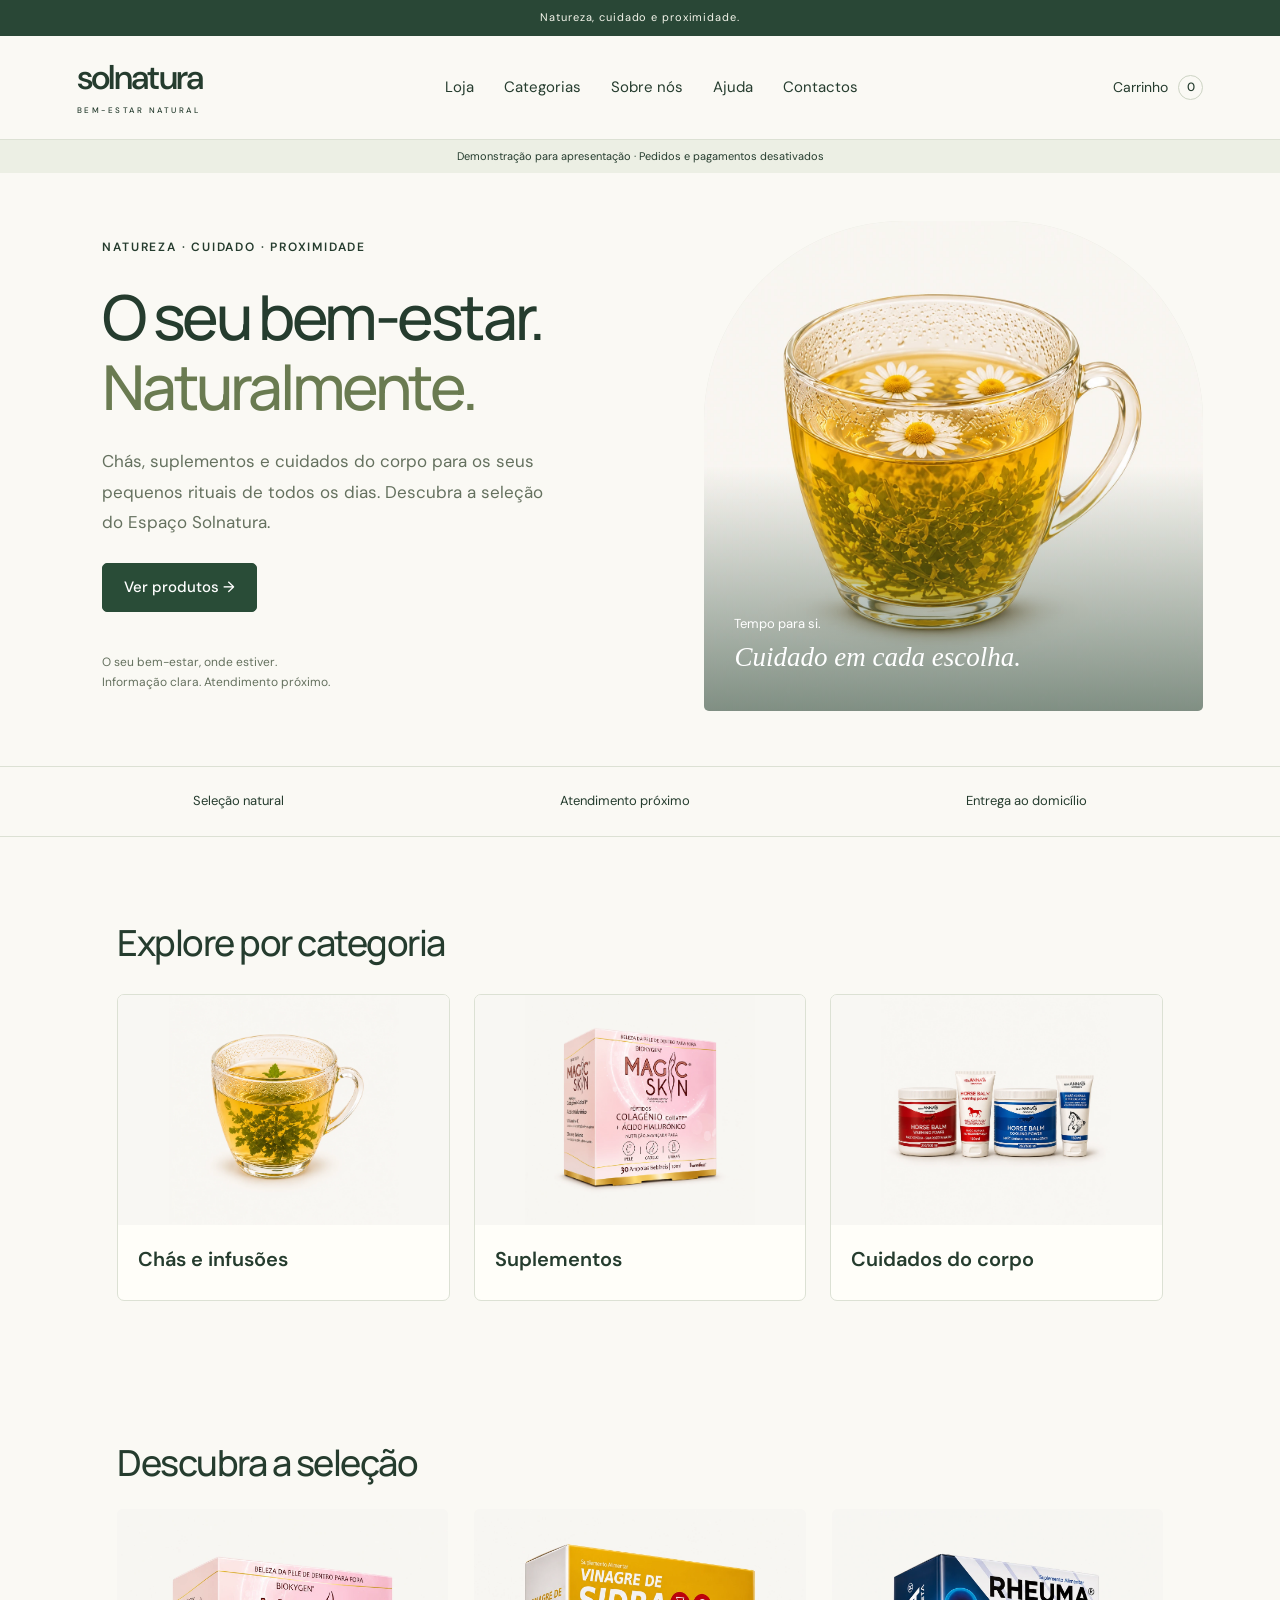
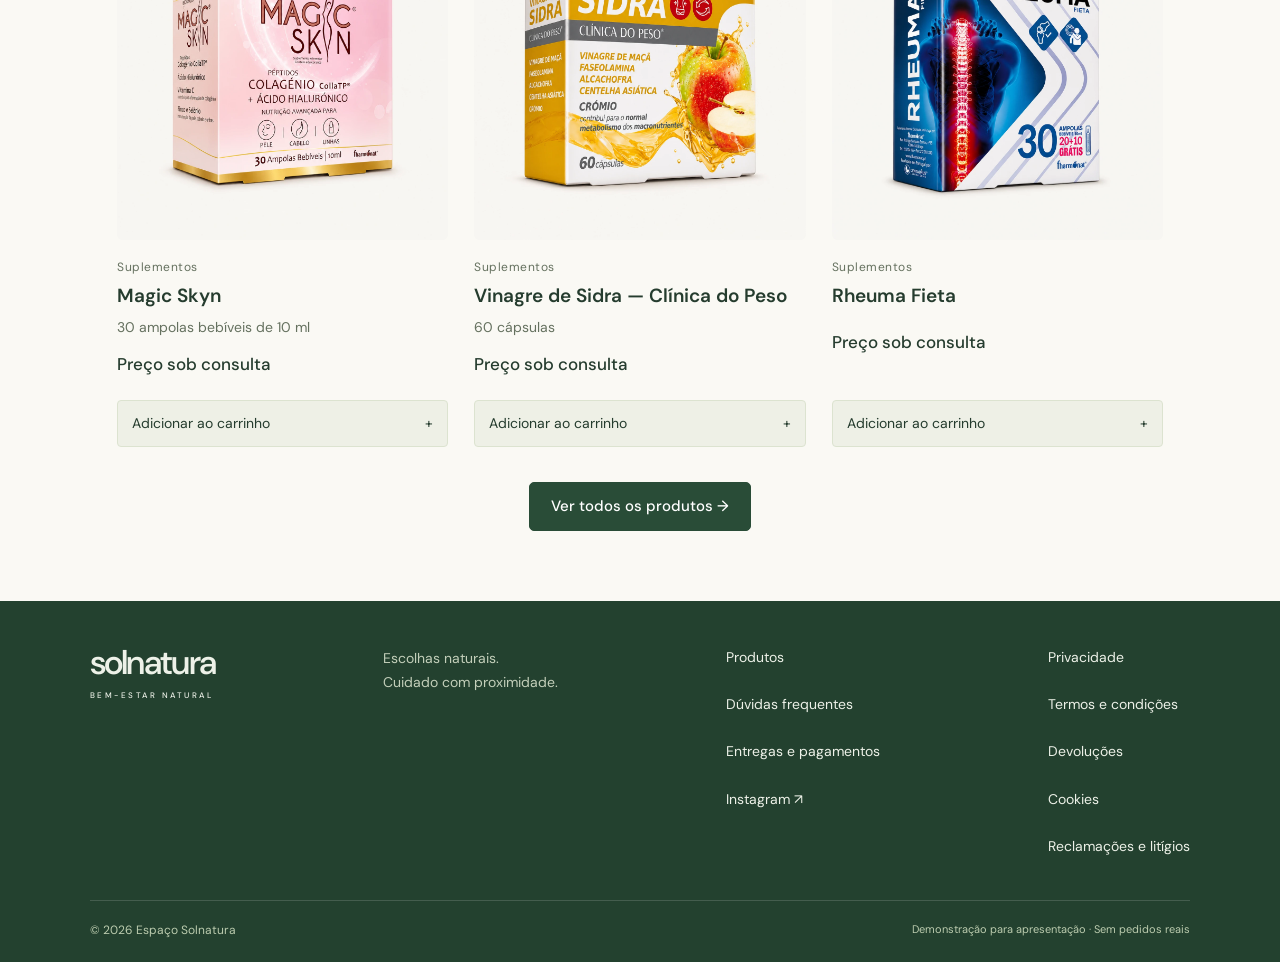
<file: docs/index.html>
<!doctype html><html lang="pt-PT"><head><meta charset="utf-8"><meta name="viewport" content="width=device-width,initial-scale=1"><meta name="robots" content="noindex,nofollow"><meta name="description" content="Demonstração da loja online Solnatura. Chás, suplementos e cuidados do corpo."><title>O seu bem-estar, naturalmente | Solnatura</title><link rel="icon" href="icon.svg"><link rel="stylesheet" href="styles.css"><style>[hidden]{display:none!important}.demo-label{font-size:11px;text-align:center;padding:8px;background:#ecefe4}.product-image{display:block}.product-grid{margin-top:25px}.demo-page .section{max-width:1250px;margin:auto}.category-card h3{padding:20px}.legal-page{max-width:1000px}.product-information-note a{text-decoration:underline}</style></head><body class="demo-page"><a class="skip" href="#conteudo">Saltar para o conteúdo</a><div class="announcement">Natureza, cuidado e proximidade.</div><header><a class="brand" href="index.html"><span>solnatura<small>BEM-ESTAR NATURAL</small></span></a><nav aria-label="Navegação principal"><a href="loja.html">Loja</a><a href="categorias.html">Categorias</a><a href="sobre.html">Sobre nós</a><a href="ajuda.html">Ajuda</a><a href="contactos.html">Contactos</a></nav><a class="cart-button" href="carrinho.html">Carrinho <b id="cart-count">0</b></a></header><div class="demo-label">Demonstração para apresentação · Pedidos e pagamentos desativados</div><main id="conteudo"><section class="hero"><div class="hero-copy"><div class="eyebrow">NATUREZA · CUIDADO · PROXIMIDADE</div><h1>O seu bem-estar.<br><em>Naturalmente.</em></h1><p>Chás, suplementos e cuidados do corpo para os seus pequenos rituais de todos os dias. Descubra a seleção do Espaço Solnatura.</p><a class="primary" href="loja.html">Ver produtos →</a><div class="hero-caption">O seu bem-estar, onde estiver.<br>Informação clara. Atendimento próximo.</div></div><div class="hero-image"><img src="./images/catalogue/cha-de-camomila.webp" alt="Imagem ilustrativa de uma infusão de camomila"><div class="image-caption">Tempo para si.<br><i>Cuidado em cada escolha.</i></div></div></section><section class="process-strip trust-strip"><div>Seleção natural</div><div>Atendimento próximo</div><div>Entrega ao domicílio</div></section><section class="section"><div class="section-heading"><h2>Explore por categoria</h2></div><div class="category-grid"><a class="category-card" href="loja.html"><div class="category-image"><img src="./images/catalogue/cha-de-quebra-pedra.webp" alt=""></div><h3>Chás e infusões</h3></a><a class="category-card" href="loja.html"><div class="category-image"><img src="./images/catalogue/magic-skyn.webp" alt=""></div><h3>Suplementos</h3></a><a class="category-card" href="loja.html"><div class="category-image"><img src="./images/catalogue/balsamo-de-cavalo-quente-e-frio.webp" alt=""></div><h3>Cuidados do corpo</h3></a></div></section><section class="section"><h2>Descubra a seleção</h2><div class="product-grid"><article class="product"><a class="product-image" href="produto.html?id=c486e111-497a-49cb-a52c-c55726bf216f"><img src="./images/catalogue/magic-skyn.webp" alt="Magic Skyn" loading="lazy"></a><div class="product-info"><p class="product-category">Suplementos</p><h3><a href="produto.html?id=c486e111-497a-49cb-a52c-c55726bf216f">Magic Skyn</a></h3><span class="product-size">30 ampolas bebíveis de 10 ml</span><div class="product-price"><b>Preço sob consulta</b></div><button class="product-add" data-add="c486e111-497a-49cb-a52c-c55726bf216f">Adicionar ao carrinho <span>+</span></button></div></article><article class="product"><a class="product-image" href="produto.html?id=6b5acb93-f47c-400e-a8c0-70fc0bdb0ef2"><img src="./images/catalogue/vinagre-de-sidra-clinica-do-peso.webp" alt="Vinagre de Sidra — Clínica do Peso" loading="lazy"></a><div class="product-info"><p class="product-category">Suplementos</p><h3><a href="produto.html?id=6b5acb93-f47c-400e-a8c0-70fc0bdb0ef2">Vinagre de Sidra — Clínica do Peso</a></h3><span class="product-size">60 cápsulas</span><div class="product-price"><b>Preço sob consulta</b></div><button class="product-add" data-add="6b5acb93-f47c-400e-a8c0-70fc0bdb0ef2">Adicionar ao carrinho <span>+</span></button></div></article><article class="product"><a class="product-image" href="produto.html?id=d9017083-cbb9-4cea-aa22-d3e6f8e0a499"><img src="./images/catalogue/rheuma-fieta.webp" alt="Rheuma Fieta" loading="lazy"></a><div class="product-info"><p class="product-category">Suplementos</p><h3><a href="produto.html?id=d9017083-cbb9-4cea-aa22-d3e6f8e0a499">Rheuma Fieta</a></h3><span class="product-size"></span><div class="product-price"><b>Preço sob consulta</b></div><button class="product-add" data-add="d9017083-cbb9-4cea-aa22-d3e6f8e0a499">Adicionar ao carrinho <span>+</span></button></div></article></div><div class="section-cta"><a class="primary" href="loja.html">Ver todos os produtos →</a></div></section></main><footer><div class="footer-main"><a class="brand" href="index.html"><span>solnatura<small>BEM-ESTAR NATURAL</small></span></a><p>Escolhas naturais.<br>Cuidado com proximidade.</p><div><a href="loja.html">Produtos</a><a href="ajuda.html">Dúvidas frequentes</a><a href="entregas-e-pagamentos.html">Entregas e pagamentos</a><a href="https://www.instagram.com/espaco_solnatura/" target="_blank" rel="noreferrer">Instagram ↗</a></div><div><a href="privacidade.html">Privacidade</a><a href="condicoes.html">Termos e condições</a><a href="devolucoes.html">Devoluções</a><a href="cookies.html">Cookies</a><a href="reclamacoes.html">Reclamações e litígios</a></div></div><div class="footer-bottom"><small>© 2026 Espaço Solnatura</small><span>Demonstração para apresentação · Sem pedidos reais</span></div></footer><script>const products=[{"id":"cc4df1d6-1a9a-49ab-a463-b979ffce9bfa","name":"Chá de Quebra Pedra","category":"Chás e infusões","price":0,"priceOnRequest":true,"image":"./images/catalogue/cha-de-quebra-pedra.webp","sourceUrl":"https://www.instagram.com/espaco_solnatura/p/DXfZm6NiDKc/","importKey":"instagram:cha-de-quebra-pedra","description":"Chá de Quebra Pedra divulgado pela Solnatura. Consulte a loja para confirmar o formato, o preço e a disponibilidade.","brand":"","size":"","ingredients":"","usage":"","precautions":"Confirme com a loja a composição, as instruções e as informações do rótulo antes de utilizar.","stock":null,"active":true,"featured":false,"deleted":false},{"id":"d0d15ec1-7b18-4965-a7da-bb73a0dd95f8","name":"Chá de Barbas de Milho","category":"Chás e infusões","price":0,"priceOnRequest":true,"image":"./images/catalogue/cha-de-barbas-de-milho.webp","sourceUrl":"https://www.instagram.com/p/DXfZm6NiDKc/","importKey":"instagram:cha-de-barbas-de-milho","description":"Chá de Barbas de Milho divulgado pela Solnatura. Consulte a loja para confirmar o formato, o preço e a disponibilidade.","brand":"","size":"","ingredients":"","usage":"","precautions":"Confirme com a loja a composição, as instruções e as informações do rótulo antes de utilizar.","stock":null,"active":true,"featured":false,"deleted":false},{"id":"3f4c57a5-010f-42b6-b406-34a9b2b3e4d6","name":"Chá de Pau D’Arco","category":"Chás e infusões","price":0,"priceOnRequest":true,"image":"./images/catalogue/cha-de-pau-darco.webp","sourceUrl":"https://www.instagram.com/p/DXfZm6NiDKc/","importKey":"instagram:cha-de-pau-darco","description":"Chá de Pau D’Arco divulgado pela Solnatura. Consulte a loja para confirmar o formato, o preço e a disponibilidade.","brand":"","size":"","ingredients":"","usage":"","precautions":"Confirme com a loja a composição, as instruções e as informações do rótulo antes de utilizar.","stock":null,"active":true,"featured":false,"deleted":false},{"id":"bccdba74-a4f6-40e4-b9a2-5b2aca70d81a","name":"Chá de Borututu","category":"Chás e infusões","price":0,"priceOnRequest":true,"image":"./images/catalogue/cha-de-borututu.webp","sourceUrl":"https://www.instagram.com/p/DXfZm6NiDKc/","importKey":"instagram:cha-de-borututu","description":"Chá de Borututu divulgado pela Solnatura. Consulte a loja para confirmar o formato, o preço e a disponibilidade.","brand":"","size":"","ingredients":"","usage":"","precautions":"Confirme com a loja a composição, as instruções e as informações do rótulo antes de utilizar.","stock":null,"active":true,"featured":false,"deleted":false},{"id":"9e22a83a-f3ea-4a0c-b3ba-c69bb9d700f1","name":"Chá de Arruda","category":"Chás e infusões","price":0,"priceOnRequest":true,"image":"./images/catalogue/cha-de-arruda.webp","sourceUrl":"https://www.instagram.com/p/DXfZm6NiDKc/","importKey":"instagram:cha-de-arruda","description":"Chá de Arruda divulgado pela Solnatura. Consulte a loja para confirmar o formato, o preço e a disponibilidade.","brand":"","size":"","ingredients":"","usage":"","precautions":"Confirme com a loja a composição, as instruções e as informações do rótulo antes de utilizar.","stock":null,"active":true,"featured":false,"deleted":false},{"id":"2a2e49b1-bac5-4e2f-a5f7-56415f5bf1c5","name":"Chá de Sene Folículos","category":"Chás e infusões","price":0,"priceOnRequest":true,"image":"./images/catalogue/cha-de-sene-foliculos.webp","sourceUrl":"https://www.instagram.com/p/DXfZm6NiDKc/","importKey":"instagram:cha-de-sene-foliculos","description":"Chá de Sene Folículos divulgado pela Solnatura. Consulte a loja para confirmar o formato, o preço e a disponibilidade.","brand":"","size":"","ingredients":"","usage":"","precautions":"Confirme com a loja a composição, as instruções e as informações do rótulo antes de utilizar.","stock":null,"active":true,"featured":false,"deleted":false},{"id":"9bca5e8f-6048-4eaa-b538-0afbc6870e91","name":"Chá Verde","category":"Chás e infusões","price":0,"priceOnRequest":true,"image":"./images/catalogue/cha-verde.webp","sourceUrl":"https://www.instagram.com/espaco_solnatura/p/DXfYySNiH4w/","importKey":"instagram:cha-verde","description":"Chá Verde divulgado pela Solnatura. Consulte a loja para confirmar o formato, o preço e a disponibilidade.","brand":"","size":"","ingredients":"","usage":"","precautions":"Confirme com a loja a composição, as instruções e as informações do rótulo antes de utilizar.","stock":null,"active":true,"featured":false,"deleted":false},{"id":"b300151e-7d46-421d-b89d-877f481df6c4","name":"Chá Preto","category":"Chás e infusões","price":0,"priceOnRequest":true,"image":"./images/catalogue/cha-preto.webp","sourceUrl":"https://www.instagram.com/espaco_solnatura/p/DXfYySNiH4w/","importKey":"instagram:cha-preto","description":"Chá Preto divulgado pela Solnatura. Consulte a loja para confirmar o formato, o preço e a disponibilidade.","brand":"","size":"","ingredients":"","usage":"","precautions":"Confirme com a loja a composição, as instruções e as informações do rótulo antes de utilizar.","stock":null,"active":true,"featured":false,"deleted":false},{"id":"ffdcb19d-3829-4b44-afb5-cc44a7a7c49b","name":"Chá Vermelho","category":"Chás e infusões","price":0,"priceOnRequest":true,"image":"./images/catalogue/cha-vermelho.webp","sourceUrl":"https://www.instagram.com/espaco_solnatura/p/DXfYySNiH4w/","importKey":"instagram:cha-vermelho","description":"Chá Vermelho divulgado pela Solnatura. Consulte a loja para confirmar o formato, o preço e a disponibilidade.","brand":"","size":"","ingredients":"","usage":"","precautions":"Confirme com a loja a composição, as instruções e as informações do rótulo antes de utilizar.","stock":null,"active":true,"featured":false,"deleted":false},{"id":"26b72b2d-bfd8-451b-a00d-6fad23da2060","name":"Chá Branco","category":"Chás e infusões","price":0,"priceOnRequest":true,"image":"./images/catalogue/cha-branco.webp","sourceUrl":"https://www.instagram.com/espaco_solnatura/p/DXfYySNiH4w/","importKey":"instagram:cha-branco","description":"Chá Branco divulgado pela Solnatura. Consulte a loja para confirmar o formato, o preço e a disponibilidade.","brand":"","size":"","ingredients":"","usage":"","precautions":"Confirme com a loja a composição, as instruções e as informações do rótulo antes de utilizar.","stock":null,"active":true,"featured":false,"deleted":false},{"id":"2287c78c-6f1c-495b-91b3-94a36c6c172e","name":"Chá de Canela","category":"Chás e infusões","price":0,"priceOnRequest":true,"image":"./images/catalogue/cha-de-canela.webp","sourceUrl":"https://www.instagram.com/espaco_solnatura/p/DXfYySNiH4w/","importKey":"instagram:cha-de-canela","description":"Chá de Canela divulgado pela Solnatura. Consulte a loja para confirmar o formato, o preço e a disponibilidade.","brand":"","size":"","ingredients":"","usage":"","precautions":"Confirme com a loja a composição, as instruções e as informações do rótulo antes de utilizar.","stock":null,"active":true,"featured":false,"deleted":false},{"id":"402de1ce-7049-4adb-bdb8-561431444a13","name":"Chá de Cavalinha","category":"Chás e infusões","price":0,"priceOnRequest":true,"image":"./images/catalogue/cha-de-cavalinha.webp","sourceUrl":"https://www.instagram.com/espaco_solnatura/p/DXfYySNiH4w/","importKey":"instagram:cha-de-cavalinha","description":"Chá de Cavalinha divulgado pela Solnatura. Consulte a loja para confirmar o formato, o preço e a disponibilidade.","brand":"","size":"","ingredients":"","usage":"","precautions":"Confirme com a loja a composição, as instruções e as informações do rótulo antes de utilizar.","stock":null,"active":true,"featured":false,"deleted":false},{"id":"5b29feff-b20b-44a3-825b-ae4c50184585","name":"Chá de Camomila","category":"Chás e infusões","price":0,"priceOnRequest":true,"image":"./images/catalogue/cha-de-camomila.webp","sourceUrl":"https://www.instagram.com/espaco_solnatura/p/DXe11ZmCC4v/","importKey":"instagram:cha-de-camomila","description":"Chá de Camomila divulgado pela Solnatura. Consulte a loja para confirmar o formato, o preço e a disponibilidade.","brand":"","size":"","ingredients":"","usage":"","precautions":"Confirme com a loja a composição, as instruções e as informações do rótulo antes de utilizar.","stock":null,"active":true,"featured":false,"deleted":false},{"id":"342af56e-6b55-451c-a97a-956591a18029","name":"Chá de Cidreira","category":"Chás e infusões","price":0,"priceOnRequest":true,"image":"./images/catalogue/cha-de-cidreira.webp","sourceUrl":"https://www.instagram.com/espaco_solnatura/p/DXe11ZmCC4v/","importKey":"instagram:cha-de-cidreira","description":"Chá de Cidreira divulgado pela Solnatura. Consulte a loja para confirmar o formato, o preço e a disponibilidade.","brand":"","size":"","ingredients":"","usage":"","precautions":"Confirme com a loja a composição, as instruções e as informações do rótulo antes de utilizar.","stock":null,"active":true,"featured":false,"deleted":false},{"id":"ef8a16e1-db2d-4bca-b557-d813a36fdd5e","name":"Chá de Tília","category":"Chás e infusões","price":0,"priceOnRequest":true,"image":"./images/catalogue/cha-de-tilia.webp","sourceUrl":"https://www.instagram.com/espaco_solnatura/p/DXe11ZmCC4v/","importKey":"instagram:cha-de-tilia","description":"Chá de Tília divulgado pela Solnatura. Consulte a loja para confirmar o formato, o preço e a disponibilidade.","brand":"","size":"","ingredients":"","usage":"","precautions":"Confirme com a loja a composição, as instruções e as informações do rótulo antes de utilizar.","stock":null,"active":true,"featured":false,"deleted":false},{"id":"0b262378-7683-4d8c-a6d3-1085ec354729","name":"Chá de Malvas","category":"Chás e infusões","price":0,"priceOnRequest":true,"image":"./images/catalogue/cha-de-malvas.webp","sourceUrl":"https://www.instagram.com/espaco_solnatura/p/DXe11ZmCC4v/","importKey":"instagram:cha-de-malvas","description":"Chá de Malvas divulgado pela Solnatura. Consulte a loja para confirmar o formato, o preço e a disponibilidade.","brand":"","size":"","ingredients":"","usage":"","precautions":"Confirme com a loja a composição, as instruções e as informações do rótulo antes de utilizar.","stock":null,"active":true,"featured":false,"deleted":false},{"id":"be852072-178a-49bf-8715-72a2adc4419d","name":"Chá de Príncipe","category":"Chás e infusões","price":0,"priceOnRequest":true,"image":"./images/catalogue/cha-de-principe.webp","sourceUrl":"https://www.instagram.com/espaco_solnatura/p/DXe11ZmCC4v/","importKey":"instagram:cha-de-principe","description":"Chá de Príncipe divulgado pela Solnatura. Consulte a loja para confirmar o formato, o preço e a disponibilidade.","brand":"","size":"","ingredients":"","usage":"","precautions":"Confirme com a loja a composição, as instruções e as informações do rótulo antes de utilizar.","stock":null,"active":true,"featured":false,"deleted":false},{"id":"cb29d64b-03e6-43c9-b787-bf4c3f9075db","name":"Chá de Funcho","category":"Chás e infusões","price":0,"priceOnRequest":true,"image":"./images/catalogue/cha-de-funcho.webp","sourceUrl":"https://www.instagram.com/espaco_solnatura/p/DXe0b1DiOyD/","importKey":"instagram:cha-de-funcho","description":"Chá de Funcho divulgado pela Solnatura. Consulte a loja para confirmar o formato, o preço e a disponibilidade.","brand":"","size":"","ingredients":"","usage":"","precautions":"Confirme com a loja a composição, as instruções e as informações do rótulo antes de utilizar.","stock":null,"active":true,"featured":false,"deleted":false},{"id":"342f60db-3c1a-4e2a-b0fe-5f45c7e00e11","name":"Chá de Hortelã & Pimenta","category":"Chás e infusões","price":0,"priceOnRequest":true,"image":"./images/catalogue/cha-de-hortela-pimenta.webp","sourceUrl":"https://www.instagram.com/espaco_solnatura/p/DXe0b1DiOyD/","importKey":"instagram:cha-de-hortela-pimenta","description":"Chá de Hortelã & Pimenta divulgado pela Solnatura. Consulte a loja para confirmar o formato, o preço e a disponibilidade.","brand":"","size":"","ingredients":"","usage":"","precautions":"Confirme com a loja a composição, as instruções e as informações do rótulo antes de utilizar.","stock":null,"active":true,"featured":false,"deleted":false},{"id":"0b285063-3c7b-4363-896c-12f56573c83d","name":"Chá de Espinheira-Santa","category":"Chás e infusões","price":0,"priceOnRequest":true,"image":"./images/catalogue/cha-de-espinheira-santa.webp","sourceUrl":"https://www.instagram.com/espaco_solnatura/p/DXe0b1DiOyD/","importKey":"instagram:cha-de-espinheira-santa","description":"Chá de Espinheira-Santa divulgado pela Solnatura. Consulte a loja para confirmar o formato, o preço e a disponibilidade.","brand":"","size":"","ingredients":"","usage":"","precautions":"Confirme com a loja a composição, as instruções e as informações do rótulo antes de utilizar.","stock":null,"active":true,"featured":false,"deleted":false},{"id":"7de16ed8-875d-48aa-80ba-9fc40cfe4ac2","name":"Chá de Anis Estrelado","category":"Chás e infusões","price":0,"priceOnRequest":true,"image":"./images/catalogue/cha-de-anis-estrelado.webp","sourceUrl":"https://www.instagram.com/espaco_solnatura/p/DXe0b1DiOyD/","importKey":"instagram:cha-de-anis-estrelado","description":"Chá de Anis Estrelado divulgado pela Solnatura. Consulte a loja para confirmar o formato, o preço e a disponibilidade.","brand":"","size":"","ingredients":"","usage":"","precautions":"Confirme com a loja a composição, as instruções e as informações do rótulo antes de utilizar.","stock":null,"active":true,"featured":false,"deleted":false},{"id":"93b48ccb-ea01-4f54-a3dc-51f58173a261","name":"Chá de Carqueja","category":"Chás e infusões","price":0,"priceOnRequest":true,"image":"./images/catalogue/cha-de-carqueja.webp","sourceUrl":"https://www.instagram.com/espaco_solnatura/p/DXe0b1DiOyD/","importKey":"instagram:cha-de-carqueja","description":"Chá de Carqueja divulgado pela Solnatura. Consulte a loja para confirmar o formato, o preço e a disponibilidade.","brand":"","size":"","ingredients":"","usage":"","precautions":"Confirme com a loja a composição, as instruções e as informações do rótulo antes de utilizar.","stock":null,"active":true,"featured":false,"deleted":false},{"id":"0eed4170-2b9c-46de-8947-3c82a2a79549","name":"Chá de Dente de Leão","category":"Chás e infusões","price":0,"priceOnRequest":true,"image":"./images/catalogue/cha-de-dente-de-leao.webp","sourceUrl":"https://www.instagram.com/espaco_solnatura/p/DXe0b1DiOyD/","importKey":"instagram:cha-de-dente-de-leao","description":"Chá de Dente de Leão divulgado pela Solnatura. Consulte a loja para confirmar o formato, o preço e a disponibilidade.","brand":"","size":"","ingredients":"","usage":"","precautions":"Confirme com a loja a composição, as instruções e as informações do rótulo antes de utilizar.","stock":null,"active":true,"featured":false,"deleted":false},{"id":"c486e111-497a-49cb-a52c-c55726bf216f","name":"Magic Skyn","category":"Suplementos","price":0,"priceOnRequest":true,"image":"./images/catalogue/magic-skyn.webp","sourceUrl":"https://www.instagram.com/espaco_solnatura/p/DX9wW8XIFeN/","importKey":"instagram:magic-skyn","description":"Suplemento alimentar apresentado pela Solnatura, com colagénio e ácido hialurónico. Confirme a composição completa e as condições de utilização com a loja.","brand":"","size":"30 ampolas bebíveis de 10 ml","ingredients":"","usage":"","precautions":"Confirme com a loja a composição, as instruções e as informações do rótulo antes de utilizar.","stock":null,"active":true,"featured":false,"deleted":false},{"id":"6b5acb93-f47c-400e-a8c0-70fc0bdb0ef2","name":"Vinagre de Sidra — Clínica do Peso","category":"Suplementos","price":0,"priceOnRequest":true,"image":"./images/catalogue/vinagre-de-sidra-clinica-do-peso.webp","sourceUrl":"https://www.instagram.com/espaco_solnatura/p/DXuDM7OiBca/","importKey":"instagram:vinagre-de-sidra-clinica-do-peso","description":"Suplemento alimentar de vinagre de sidra da linha Clínica do Peso, apresentado no Instagram da Solnatura. Composição completa e utilização a confirmar com a loja.","brand":"","size":"60 cápsulas","ingredients":"","usage":"","precautions":"Confirme com a loja a composição, as instruções e as informações do rótulo antes de utilizar.","stock":null,"active":true,"featured":false,"deleted":false},{"id":"d9017083-cbb9-4cea-aa22-d3e6f8e0a499","name":"Rheuma Fieta","category":"Suplementos","price":0,"priceOnRequest":true,"image":"./images/catalogue/rheuma-fieta.webp","sourceUrl":"https://www.instagram.com/espaco_solnatura/p/DXsTCjiCDEK/","importKey":"instagram:rheuma-fieta","description":"Suplemento alimentar Rheuma Fieta apresentado pela Solnatura. Contacte a loja para confirmar o formato e a informação completa do rótulo.","brand":"","size":"","ingredients":"","usage":"","precautions":"Confirme com a loja a composição, as instruções e as informações do rótulo antes de utilizar.","stock":null,"active":true,"featured":false,"deleted":false},{"id":"163d617a-1633-475e-98a9-a24fa18dc8cd","name":"Biolimão Gold 3 em 1","category":"Suplementos","price":0,"priceOnRequest":true,"image":"./images/catalogue/biolimao-gold-3-em-1.webp","sourceUrl":"https://www.instagram.com/espaco_solnatura/p/DXrbeOBCMPE/","importKey":"instagram:biolimao-gold-3-em-1","description":"Suplemento alimentar Biolimão Gold 3 em 1, divulgado pela Solnatura. Consulte a loja para confirmar a composição e as indicações do fabricante.","brand":"","size":"60 comprimidos","ingredients":"","usage":"","precautions":"Confirme com a loja a composição, as instruções e as informações do rótulo antes de utilizar.","stock":null,"active":true,"featured":false,"deleted":false},{"id":"fb15dd9f-29f7-4511-b8dc-d59ef05f1500","name":"OptiFemme","category":"Suplementos","price":0,"priceOnRequest":true,"image":"./images/catalogue/optifemme.webp","sourceUrl":"https://www.instagram.com/espaco_solnatura/p/DXrTGRbiKqp/","importKey":"instagram:optifemme","description":"Suplemento alimentar OptiFemme divulgado pela Solnatura. Confirme a composição completa, o formato e a utilização antes de encomendar.","brand":"","size":"","ingredients":"","usage":"","precautions":"Confirme com a loja a composição, as instruções e as informações do rótulo antes de utilizar.","stock":null,"active":true,"featured":false,"deleted":false},{"id":"4a4ed840-f4fc-4d4e-966d-a4a4d0c2b5de","name":"Procerebro Forte","category":"Suplementos","price":0,"priceOnRequest":true,"image":"./images/catalogue/procerebro-forte.webp","sourceUrl":"https://www.instagram.com/espaco_solnatura/p/DXpt4_aiGJN/","importKey":"instagram:procerebro-forte","description":"Suplemento alimentar Procerebro Forte apresentado no Instagram da Solnatura. Formato e informação completa do fabricante a confirmar com a loja.","brand":"","size":"","ingredients":"","usage":"","precautions":"Confirme com a loja a composição, as instruções e as informações do rótulo antes de utilizar.","stock":null,"active":true,"featured":false,"deleted":false},{"id":"47aef771-5bce-4972-b08d-b0fb46e75fd7","name":"Savlon","category":"Suplementos","price":0,"priceOnRequest":true,"image":"./images/catalogue/savlon.webp","sourceUrl":"https://www.instagram.com/espaco_solnatura/p/DXpoAgBiOBq/","importKey":"instagram:savlon","description":"Suplemento alimentar Savlon, com diosmina e hesperidina, apresentado pela Solnatura. Confirme a composição completa e a utilização com a loja.","brand":"","size":"60 comprimidos","ingredients":"","usage":"","precautions":"Confirme com a loja a composição, as instruções e as informações do rótulo antes de utilizar.","stock":null,"active":true,"featured":false,"deleted":false},{"id":"b84f1099-dcd2-46ac-bdd7-611773f756e9","name":"Melatonina Rapid 1,9 mg","category":"Suplementos","price":0,"priceOnRequest":true,"image":"./images/catalogue/melatonina-rapid-1-9-mg.webp","sourceUrl":"https://www.instagram.com/espaco_solnatura/p/DXpJUt_iMIO/","importKey":"instagram:melatonina-rapid-1-9-mg","description":"Suplemento alimentar de melatonina, apresentado em comprimidos mastigáveis. Consulte a loja para confirmar a informação completa do rótulo.","brand":"","size":"40 comprimidos mastigáveis","ingredients":"","usage":"","precautions":"Confirme com a loja a composição, as instruções e as informações do rótulo antes de utilizar.","stock":null,"active":true,"featured":false,"deleted":false},{"id":"86d1ac1c-ce21-43c7-93a3-9cac222bc51e","name":"Seca Barriga — Gengibre e Garcínia","category":"Suplementos","price":0,"priceOnRequest":true,"image":"./images/catalogue/seca-barriga-gengibre-e-garcinia.webp","sourceUrl":"https://www.instagram.com/espaco_solnatura/p/DXpIbxkiPna/","importKey":"instagram:seca-barriga-gengibre-e-garcinia","description":"Suplemento alimentar Seca Barriga, apresentado pela Solnatura com gengibre e garcínia. Confirme a composição completa e as condições de utilização com a loja.","brand":"","size":"500 ml","ingredients":"","usage":"","precautions":"Confirme com a loja a composição, as instruções e as informações do rótulo antes de utilizar.","stock":null,"active":true,"featured":false,"deleted":false},{"id":"f3ac5637-9c2f-46df-9c4c-dd627c3afb4e","name":"B12 Energy Active","category":"Suplementos","price":0,"priceOnRequest":true,"image":"./images/catalogue/b12-energy-active.webp","sourceUrl":"https://www.instagram.com/espaco_solnatura/p/DXmF9XKiD6a/","importKey":"instagram:b12-energy-active","description":"Suplemento alimentar de vitamina B12 apresentado pela Solnatura. Informação completa do fabricante e utilização a confirmar com a loja.","brand":"","size":"30 comprimidos mastigáveis","ingredients":"","usage":"","precautions":"Confirme com a loja a composição, as instruções e as informações do rótulo antes de utilizar.","stock":null,"active":true,"featured":false,"deleted":false},{"id":"75ead70b-8237-4e34-b9f1-16a6d2e45dde","name":"Beterraba Forte","category":"Suplementos","price":0,"priceOnRequest":true,"image":"./images/catalogue/beterraba-forte.webp","sourceUrl":"https://www.instagram.com/espaco_solnatura/p/DXl4_NtCIiP/","importKey":"instagram:beterraba-forte","description":"Suplemento alimentar Beterraba Forte divulgado pela Solnatura. Consulte a loja para confirmar a composição, o formato e as instruções do fabricante.","brand":"","size":"500 ml","ingredients":"","usage":"","precautions":"Confirme com a loja a composição, as instruções e as informações do rótulo antes de utilizar.","stock":null,"active":true,"featured":false,"deleted":false},{"id":"0f203eee-dbea-4eea-b889-30372304b24d","name":"Colina + Arroz Vermelho","category":"Suplementos","price":0,"priceOnRequest":true,"image":"./images/catalogue/colina-arroz-vermelho.webp","sourceUrl":"https://www.instagram.com/espaco_solnatura/p/DXkU8XNiNce/","importKey":"instagram:colina-arroz-vermelho","description":"Suplemento alimentar de colina e arroz vermelho apresentado pela Solnatura. Confirme a composição completa e as informações do rótulo antes de utilizar.","brand":"","size":"60 cápsulas","ingredients":"","usage":"","precautions":"Confirme com a loja a composição, as instruções e as informações do rótulo antes de utilizar.","stock":null,"active":true,"featured":false,"deleted":false},{"id":"a43c1f8b-bcc5-495e-8d20-db08d6c6d2c3","name":"Bálsamo de Cavalo — Quente e Frio","category":"Cuidados do corpo","price":0,"priceOnRequest":true,"image":"./images/catalogue/balsamo-de-cavalo-quente-e-frio.webp","sourceUrl":"https://www.instagram.com/espaco_solnatura/p/DXiRM8oCC-T/","importKey":"instagram:balsamo-de-cavalo-quente-e-frio","description":"Bálsamo de utilização externa divulgado pela Solnatura nas versões de efeito quente e frio. Confirme com a loja qual a versão e o formato pretendidos.","brand":"","size":"","ingredients":"","usage":"","precautions":"Confirme com a loja a composição, as instruções e as informações do rótulo antes de utilizar.","stock":null,"active":true,"featured":false,"deleted":false}];let cart=[];try{cart=JSON.parse(localStorage.getItem('solnatura-demo-cart')||'[]').filter(x=>products.some(p=>p.id===x.id)&&Number.isInteger(x.qty)&&x.qty>0&&x.qty<=99)}catch{};const save=()=>{localStorage.setItem('solnatura-demo-cart',JSON.stringify(cart));document.querySelector('#cart-count').textContent=cart.reduce((a,x)=>a+x.qty,0)};save();document.addEventListener('click',e=>{const add=e.target.closest('[data-add]');if(add){const id=add.dataset.add,x=cart.find(x=>x.id===id);if(x)x.qty=Math.min(99,x.qty+1);else cart.push({id,qty:1});save();add.textContent='Adicionado ✓'}const remove=e.target.closest('[data-remove]');if(remove){cart=cart.filter(x=>x.id!==remove.dataset.remove);save();renderCart()}});const money='Preço sob consulta';function renderCart(){const box=document.querySelector('#cart-items');if(!box)return;box.replaceChildren();if(!cart.length){box.innerHTML='<div class="empty"><h2>O seu carrinho está vazio.</h2><a class="primary" href="loja.html">Ver produtos</a></div>';return}cart.forEach(x=>{const p=products.find(p=>p.id===x.id),row=document.createElement('div');row.className='cart-item';const img=document.createElement('img');img.src=p.image;img.alt=p.name;const desc=document.createElement('div');const name=document.createElement('b');name.textContent=p.name;const q=document.createElement('p');q.textContent=x.qty+' × '+money;desc.append(name,q);const remove=document.createElement('button');remove.className='outline';remove.dataset.remove=p.id;remove.textContent='Retirar';row.append(img,desc,remove);box.append(row)});const note=document.createElement('p');note.className='notice';note.textContent='Esta é uma demonstração para apresentação. Os pedidos e pagamentos não estão ativos.';box.append(note)}renderCart();const search=document.querySelector('#search');function filter(){const term=(search?.value||'').toLocaleLowerCase('pt-PT');const cat=document.querySelector('#category')?.value||'';document.querySelectorAll('[data-product]').forEach(el=>{el.hidden=!el.dataset.name.includes(term)||(cat&&el.dataset.category!==cat)})}search?.addEventListener('input',filter);document.querySelector('#category')?.addEventListener('change',filter);const detail=document.querySelector('#product-detail');if(detail){const p=products.find(p=>p.id===new URLSearchParams(location.search).get('id'));if(!p)detail.innerHTML='<h1>Produto não encontrado.</h1>';else{document.title=p.name+' | Solnatura';document.querySelector('#detail-img').src=p.image;document.querySelector('#detail-img').alt=p.name;document.querySelector('#detail-name').textContent=p.name;document.querySelector('#detail-category').textContent=p.category;document.querySelector('#detail-description').textContent=p.description;document.querySelector('#detail-size').textContent=p.size||'';document.querySelector('#detail-add').dataset.add=p.id;document.querySelector('#detail-note').textContent=p.category==='Chás e infusões'?'Imagem ilustrativa da infusão. Não representa a embalagem de venda.':'Imagem tratada a partir da publicação do produto. Confirme o formato e a rotulagem antes da compra.';}}</script></body></html>
</file>
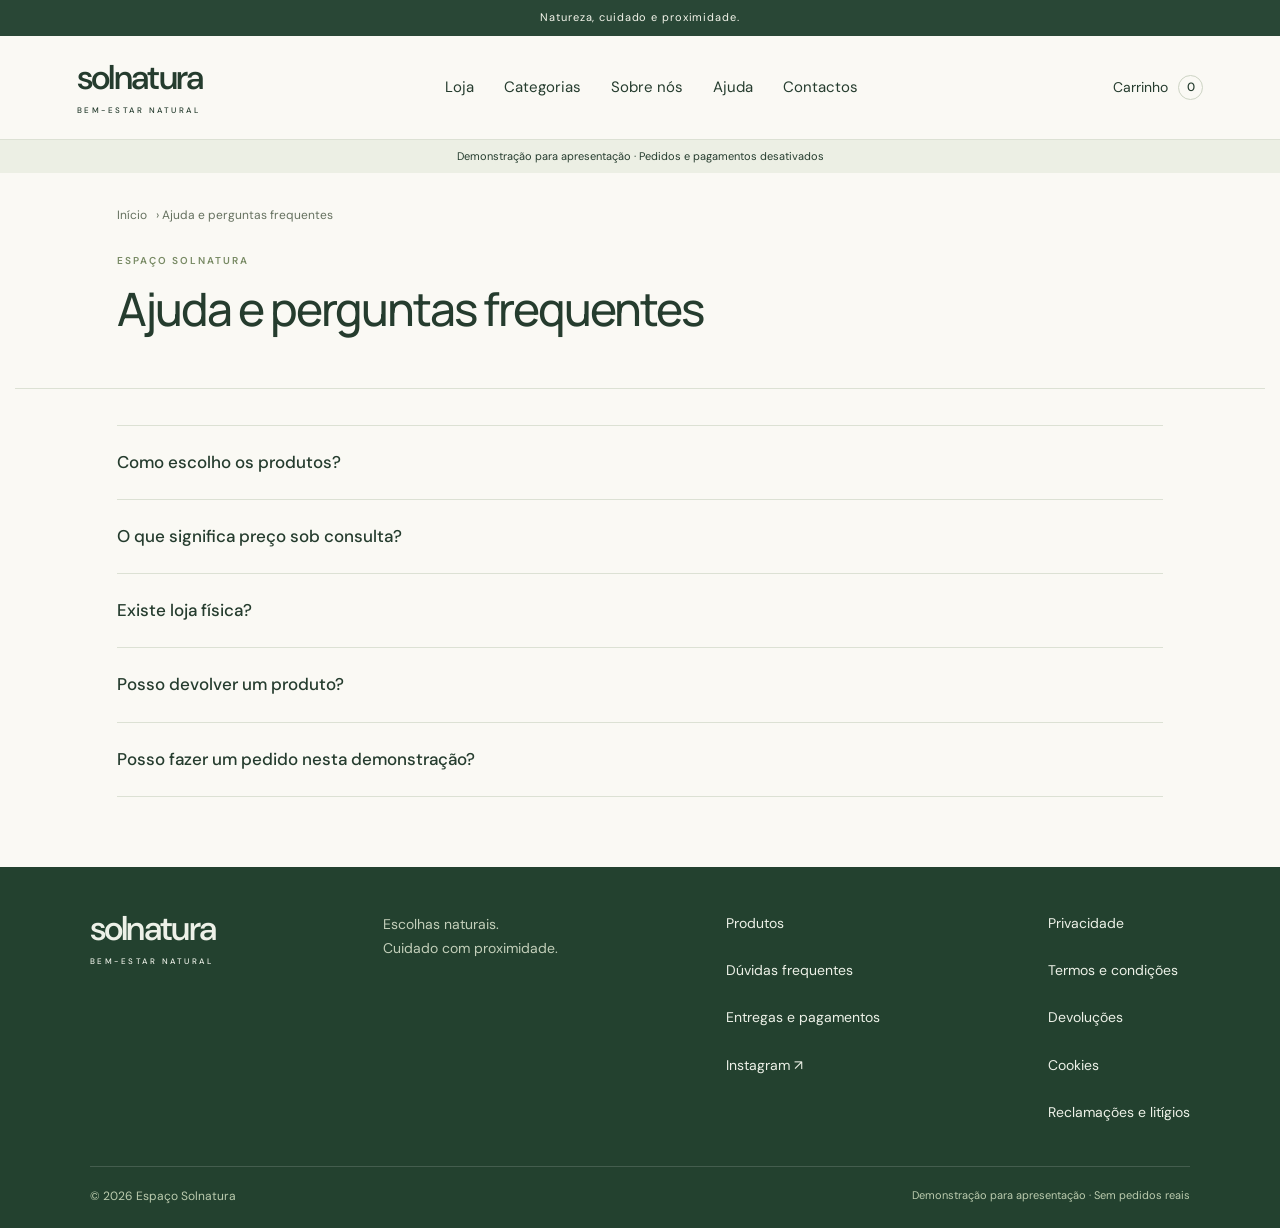
<file: docs/ajuda.html>
<!doctype html><html lang="pt-PT"><head><meta charset="utf-8"><meta name="viewport" content="width=device-width,initial-scale=1"><meta name="robots" content="noindex,nofollow"><meta name="description" content="Demonstração da loja online Solnatura. Chás, suplementos e cuidados do corpo."><title>Ajuda | Solnatura</title><link rel="icon" href="icon.svg"><link rel="stylesheet" href="styles.css"><style>[hidden]{display:none!important}.demo-label{font-size:11px;text-align:center;padding:8px;background:#ecefe4}.product-image{display:block}.product-grid{margin-top:25px}.demo-page .section{max-width:1250px;margin:auto}.category-card h3{padding:20px}.legal-page{max-width:1000px}.product-information-note a{text-decoration:underline}</style></head><body class="demo-page"><a class="skip" href="#conteudo">Saltar para o conteúdo</a><div class="announcement">Natureza, cuidado e proximidade.</div><header><a class="brand" href="index.html"><span>solnatura<small>BEM-ESTAR NATURAL</small></span></a><nav aria-label="Navegação principal"><a href="loja.html">Loja</a><a href="categorias.html">Categorias</a><a href="sobre.html">Sobre nós</a><a href="ajuda.html">Ajuda</a><a href="contactos.html">Contactos</a></nav><a class="cart-button" href="carrinho.html">Carrinho <b id="cart-count">0</b></a></header><div class="demo-label">Demonstração para apresentação · Pedidos e pagamentos desativados</div><main id="conteudo"><section class="page-heading section"><div class="breadcrumbs"><a href="index.html">Início</a> › Ajuda e perguntas frequentes</div><div class="eyebrow">ESPAÇO SOLNATURA</div><h1>Ajuda e perguntas frequentes</h1></section><section class="faq section"><div class="faq-list"><details><summary>Como escolho os produtos?</summary><p>Explore as categorias e consulte a ficha de cada artigo.</p></details><details><summary>O que significa preço sob consulta?</summary><p>O preço ainda não está publicado. Peça informação antes de concluir uma compra.</p></details><details><summary>Existe loja física?</summary><p>A Solnatura funciona exclusivamente online, sem atendimento presencial nem levantamento.</p></details><details><summary>Posso devolver um produto?</summary><p>Consulte a página de devoluções para conhecer o direito de livre resolução e as exceções legais.</p></details><details><summary>Posso fazer um pedido nesta demonstração?</summary><p>Não. Esta versão destina-se apenas à apresentação ao cliente.</p></details></div></section></main><footer><div class="footer-main"><a class="brand" href="index.html"><span>solnatura<small>BEM-ESTAR NATURAL</small></span></a><p>Escolhas naturais.<br>Cuidado com proximidade.</p><div><a href="loja.html">Produtos</a><a href="ajuda.html">Dúvidas frequentes</a><a href="entregas-e-pagamentos.html">Entregas e pagamentos</a><a href="https://www.instagram.com/espaco_solnatura/" target="_blank" rel="noreferrer">Instagram ↗</a></div><div><a href="privacidade.html">Privacidade</a><a href="condicoes.html">Termos e condições</a><a href="devolucoes.html">Devoluções</a><a href="cookies.html">Cookies</a><a href="reclamacoes.html">Reclamações e litígios</a></div></div><div class="footer-bottom"><small>© 2026 Espaço Solnatura</small><span>Demonstração para apresentação · Sem pedidos reais</span></div></footer><script>const products=[{"id":"cc4df1d6-1a9a-49ab-a463-b979ffce9bfa","name":"Chá de Quebra Pedra","category":"Chás e infusões","price":0,"priceOnRequest":true,"image":"./images/catalogue/cha-de-quebra-pedra.webp","sourceUrl":"https://www.instagram.com/espaco_solnatura/p/DXfZm6NiDKc/","importKey":"instagram:cha-de-quebra-pedra","description":"Chá de Quebra Pedra divulgado pela Solnatura. Consulte a loja para confirmar o formato, o preço e a disponibilidade.","brand":"","size":"","ingredients":"","usage":"","precautions":"Confirme com a loja a composição, as instruções e as informações do rótulo antes de utilizar.","stock":null,"active":true,"featured":false,"deleted":false},{"id":"d0d15ec1-7b18-4965-a7da-bb73a0dd95f8","name":"Chá de Barbas de Milho","category":"Chás e infusões","price":0,"priceOnRequest":true,"image":"./images/catalogue/cha-de-barbas-de-milho.webp","sourceUrl":"https://www.instagram.com/p/DXfZm6NiDKc/","importKey":"instagram:cha-de-barbas-de-milho","description":"Chá de Barbas de Milho divulgado pela Solnatura. Consulte a loja para confirmar o formato, o preço e a disponibilidade.","brand":"","size":"","ingredients":"","usage":"","precautions":"Confirme com a loja a composição, as instruções e as informações do rótulo antes de utilizar.","stock":null,"active":true,"featured":false,"deleted":false},{"id":"3f4c57a5-010f-42b6-b406-34a9b2b3e4d6","name":"Chá de Pau D’Arco","category":"Chás e infusões","price":0,"priceOnRequest":true,"image":"./images/catalogue/cha-de-pau-darco.webp","sourceUrl":"https://www.instagram.com/p/DXfZm6NiDKc/","importKey":"instagram:cha-de-pau-darco","description":"Chá de Pau D’Arco divulgado pela Solnatura. Consulte a loja para confirmar o formato, o preço e a disponibilidade.","brand":"","size":"","ingredients":"","usage":"","precautions":"Confirme com a loja a composição, as instruções e as informações do rótulo antes de utilizar.","stock":null,"active":true,"featured":false,"deleted":false},{"id":"bccdba74-a4f6-40e4-b9a2-5b2aca70d81a","name":"Chá de Borututu","category":"Chás e infusões","price":0,"priceOnRequest":true,"image":"./images/catalogue/cha-de-borututu.webp","sourceUrl":"https://www.instagram.com/p/DXfZm6NiDKc/","importKey":"instagram:cha-de-borututu","description":"Chá de Borututu divulgado pela Solnatura. Consulte a loja para confirmar o formato, o preço e a disponibilidade.","brand":"","size":"","ingredients":"","usage":"","precautions":"Confirme com a loja a composição, as instruções e as informações do rótulo antes de utilizar.","stock":null,"active":true,"featured":false,"deleted":false},{"id":"9e22a83a-f3ea-4a0c-b3ba-c69bb9d700f1","name":"Chá de Arruda","category":"Chás e infusões","price":0,"priceOnRequest":true,"image":"./images/catalogue/cha-de-arruda.webp","sourceUrl":"https://www.instagram.com/p/DXfZm6NiDKc/","importKey":"instagram:cha-de-arruda","description":"Chá de Arruda divulgado pela Solnatura. Consulte a loja para confirmar o formato, o preço e a disponibilidade.","brand":"","size":"","ingredients":"","usage":"","precautions":"Confirme com a loja a composição, as instruções e as informações do rótulo antes de utilizar.","stock":null,"active":true,"featured":false,"deleted":false},{"id":"2a2e49b1-bac5-4e2f-a5f7-56415f5bf1c5","name":"Chá de Sene Folículos","category":"Chás e infusões","price":0,"priceOnRequest":true,"image":"./images/catalogue/cha-de-sene-foliculos.webp","sourceUrl":"https://www.instagram.com/p/DXfZm6NiDKc/","importKey":"instagram:cha-de-sene-foliculos","description":"Chá de Sene Folículos divulgado pela Solnatura. Consulte a loja para confirmar o formato, o preço e a disponibilidade.","brand":"","size":"","ingredients":"","usage":"","precautions":"Confirme com a loja a composição, as instruções e as informações do rótulo antes de utilizar.","stock":null,"active":true,"featured":false,"deleted":false},{"id":"9bca5e8f-6048-4eaa-b538-0afbc6870e91","name":"Chá Verde","category":"Chás e infusões","price":0,"priceOnRequest":true,"image":"./images/catalogue/cha-verde.webp","sourceUrl":"https://www.instagram.com/espaco_solnatura/p/DXfYySNiH4w/","importKey":"instagram:cha-verde","description":"Chá Verde divulgado pela Solnatura. Consulte a loja para confirmar o formato, o preço e a disponibilidade.","brand":"","size":"","ingredients":"","usage":"","precautions":"Confirme com a loja a composição, as instruções e as informações do rótulo antes de utilizar.","stock":null,"active":true,"featured":false,"deleted":false},{"id":"b300151e-7d46-421d-b89d-877f481df6c4","name":"Chá Preto","category":"Chás e infusões","price":0,"priceOnRequest":true,"image":"./images/catalogue/cha-preto.webp","sourceUrl":"https://www.instagram.com/espaco_solnatura/p/DXfYySNiH4w/","importKey":"instagram:cha-preto","description":"Chá Preto divulgado pela Solnatura. Consulte a loja para confirmar o formato, o preço e a disponibilidade.","brand":"","size":"","ingredients":"","usage":"","precautions":"Confirme com a loja a composição, as instruções e as informações do rótulo antes de utilizar.","stock":null,"active":true,"featured":false,"deleted":false},{"id":"ffdcb19d-3829-4b44-afb5-cc44a7a7c49b","name":"Chá Vermelho","category":"Chás e infusões","price":0,"priceOnRequest":true,"image":"./images/catalogue/cha-vermelho.webp","sourceUrl":"https://www.instagram.com/espaco_solnatura/p/DXfYySNiH4w/","importKey":"instagram:cha-vermelho","description":"Chá Vermelho divulgado pela Solnatura. Consulte a loja para confirmar o formato, o preço e a disponibilidade.","brand":"","size":"","ingredients":"","usage":"","precautions":"Confirme com a loja a composição, as instruções e as informações do rótulo antes de utilizar.","stock":null,"active":true,"featured":false,"deleted":false},{"id":"26b72b2d-bfd8-451b-a00d-6fad23da2060","name":"Chá Branco","category":"Chás e infusões","price":0,"priceOnRequest":true,"image":"./images/catalogue/cha-branco.webp","sourceUrl":"https://www.instagram.com/espaco_solnatura/p/DXfYySNiH4w/","importKey":"instagram:cha-branco","description":"Chá Branco divulgado pela Solnatura. Consulte a loja para confirmar o formato, o preço e a disponibilidade.","brand":"","size":"","ingredients":"","usage":"","precautions":"Confirme com a loja a composição, as instruções e as informações do rótulo antes de utilizar.","stock":null,"active":true,"featured":false,"deleted":false},{"id":"2287c78c-6f1c-495b-91b3-94a36c6c172e","name":"Chá de Canela","category":"Chás e infusões","price":0,"priceOnRequest":true,"image":"./images/catalogue/cha-de-canela.webp","sourceUrl":"https://www.instagram.com/espaco_solnatura/p/DXfYySNiH4w/","importKey":"instagram:cha-de-canela","description":"Chá de Canela divulgado pela Solnatura. Consulte a loja para confirmar o formato, o preço e a disponibilidade.","brand":"","size":"","ingredients":"","usage":"","precautions":"Confirme com a loja a composição, as instruções e as informações do rótulo antes de utilizar.","stock":null,"active":true,"featured":false,"deleted":false},{"id":"402de1ce-7049-4adb-bdb8-561431444a13","name":"Chá de Cavalinha","category":"Chás e infusões","price":0,"priceOnRequest":true,"image":"./images/catalogue/cha-de-cavalinha.webp","sourceUrl":"https://www.instagram.com/espaco_solnatura/p/DXfYySNiH4w/","importKey":"instagram:cha-de-cavalinha","description":"Chá de Cavalinha divulgado pela Solnatura. Consulte a loja para confirmar o formato, o preço e a disponibilidade.","brand":"","size":"","ingredients":"","usage":"","precautions":"Confirme com a loja a composição, as instruções e as informações do rótulo antes de utilizar.","stock":null,"active":true,"featured":false,"deleted":false},{"id":"5b29feff-b20b-44a3-825b-ae4c50184585","name":"Chá de Camomila","category":"Chás e infusões","price":0,"priceOnRequest":true,"image":"./images/catalogue/cha-de-camomila.webp","sourceUrl":"https://www.instagram.com/espaco_solnatura/p/DXe11ZmCC4v/","importKey":"instagram:cha-de-camomila","description":"Chá de Camomila divulgado pela Solnatura. Consulte a loja para confirmar o formato, o preço e a disponibilidade.","brand":"","size":"","ingredients":"","usage":"","precautions":"Confirme com a loja a composição, as instruções e as informações do rótulo antes de utilizar.","stock":null,"active":true,"featured":false,"deleted":false},{"id":"342af56e-6b55-451c-a97a-956591a18029","name":"Chá de Cidreira","category":"Chás e infusões","price":0,"priceOnRequest":true,"image":"./images/catalogue/cha-de-cidreira.webp","sourceUrl":"https://www.instagram.com/espaco_solnatura/p/DXe11ZmCC4v/","importKey":"instagram:cha-de-cidreira","description":"Chá de Cidreira divulgado pela Solnatura. Consulte a loja para confirmar o formato, o preço e a disponibilidade.","brand":"","size":"","ingredients":"","usage":"","precautions":"Confirme com a loja a composição, as instruções e as informações do rótulo antes de utilizar.","stock":null,"active":true,"featured":false,"deleted":false},{"id":"ef8a16e1-db2d-4bca-b557-d813a36fdd5e","name":"Chá de Tília","category":"Chás e infusões","price":0,"priceOnRequest":true,"image":"./images/catalogue/cha-de-tilia.webp","sourceUrl":"https://www.instagram.com/espaco_solnatura/p/DXe11ZmCC4v/","importKey":"instagram:cha-de-tilia","description":"Chá de Tília divulgado pela Solnatura. Consulte a loja para confirmar o formato, o preço e a disponibilidade.","brand":"","size":"","ingredients":"","usage":"","precautions":"Confirme com a loja a composição, as instruções e as informações do rótulo antes de utilizar.","stock":null,"active":true,"featured":false,"deleted":false},{"id":"0b262378-7683-4d8c-a6d3-1085ec354729","name":"Chá de Malvas","category":"Chás e infusões","price":0,"priceOnRequest":true,"image":"./images/catalogue/cha-de-malvas.webp","sourceUrl":"https://www.instagram.com/espaco_solnatura/p/DXe11ZmCC4v/","importKey":"instagram:cha-de-malvas","description":"Chá de Malvas divulgado pela Solnatura. Consulte a loja para confirmar o formato, o preço e a disponibilidade.","brand":"","size":"","ingredients":"","usage":"","precautions":"Confirme com a loja a composição, as instruções e as informações do rótulo antes de utilizar.","stock":null,"active":true,"featured":false,"deleted":false},{"id":"be852072-178a-49bf-8715-72a2adc4419d","name":"Chá de Príncipe","category":"Chás e infusões","price":0,"priceOnRequest":true,"image":"./images/catalogue/cha-de-principe.webp","sourceUrl":"https://www.instagram.com/espaco_solnatura/p/DXe11ZmCC4v/","importKey":"instagram:cha-de-principe","description":"Chá de Príncipe divulgado pela Solnatura. Consulte a loja para confirmar o formato, o preço e a disponibilidade.","brand":"","size":"","ingredients":"","usage":"","precautions":"Confirme com a loja a composição, as instruções e as informações do rótulo antes de utilizar.","stock":null,"active":true,"featured":false,"deleted":false},{"id":"cb29d64b-03e6-43c9-b787-bf4c3f9075db","name":"Chá de Funcho","category":"Chás e infusões","price":0,"priceOnRequest":true,"image":"./images/catalogue/cha-de-funcho.webp","sourceUrl":"https://www.instagram.com/espaco_solnatura/p/DXe0b1DiOyD/","importKey":"instagram:cha-de-funcho","description":"Chá de Funcho divulgado pela Solnatura. Consulte a loja para confirmar o formato, o preço e a disponibilidade.","brand":"","size":"","ingredients":"","usage":"","precautions":"Confirme com a loja a composição, as instruções e as informações do rótulo antes de utilizar.","stock":null,"active":true,"featured":false,"deleted":false},{"id":"342f60db-3c1a-4e2a-b0fe-5f45c7e00e11","name":"Chá de Hortelã & Pimenta","category":"Chás e infusões","price":0,"priceOnRequest":true,"image":"./images/catalogue/cha-de-hortela-pimenta.webp","sourceUrl":"https://www.instagram.com/espaco_solnatura/p/DXe0b1DiOyD/","importKey":"instagram:cha-de-hortela-pimenta","description":"Chá de Hortelã & Pimenta divulgado pela Solnatura. Consulte a loja para confirmar o formato, o preço e a disponibilidade.","brand":"","size":"","ingredients":"","usage":"","precautions":"Confirme com a loja a composição, as instruções e as informações do rótulo antes de utilizar.","stock":null,"active":true,"featured":false,"deleted":false},{"id":"0b285063-3c7b-4363-896c-12f56573c83d","name":"Chá de Espinheira-Santa","category":"Chás e infusões","price":0,"priceOnRequest":true,"image":"./images/catalogue/cha-de-espinheira-santa.webp","sourceUrl":"https://www.instagram.com/espaco_solnatura/p/DXe0b1DiOyD/","importKey":"instagram:cha-de-espinheira-santa","description":"Chá de Espinheira-Santa divulgado pela Solnatura. Consulte a loja para confirmar o formato, o preço e a disponibilidade.","brand":"","size":"","ingredients":"","usage":"","precautions":"Confirme com a loja a composição, as instruções e as informações do rótulo antes de utilizar.","stock":null,"active":true,"featured":false,"deleted":false},{"id":"7de16ed8-875d-48aa-80ba-9fc40cfe4ac2","name":"Chá de Anis Estrelado","category":"Chás e infusões","price":0,"priceOnRequest":true,"image":"./images/catalogue/cha-de-anis-estrelado.webp","sourceUrl":"https://www.instagram.com/espaco_solnatura/p/DXe0b1DiOyD/","importKey":"instagram:cha-de-anis-estrelado","description":"Chá de Anis Estrelado divulgado pela Solnatura. Consulte a loja para confirmar o formato, o preço e a disponibilidade.","brand":"","size":"","ingredients":"","usage":"","precautions":"Confirme com a loja a composição, as instruções e as informações do rótulo antes de utilizar.","stock":null,"active":true,"featured":false,"deleted":false},{"id":"93b48ccb-ea01-4f54-a3dc-51f58173a261","name":"Chá de Carqueja","category":"Chás e infusões","price":0,"priceOnRequest":true,"image":"./images/catalogue/cha-de-carqueja.webp","sourceUrl":"https://www.instagram.com/espaco_solnatura/p/DXe0b1DiOyD/","importKey":"instagram:cha-de-carqueja","description":"Chá de Carqueja divulgado pela Solnatura. Consulte a loja para confirmar o formato, o preço e a disponibilidade.","brand":"","size":"","ingredients":"","usage":"","precautions":"Confirme com a loja a composição, as instruções e as informações do rótulo antes de utilizar.","stock":null,"active":true,"featured":false,"deleted":false},{"id":"0eed4170-2b9c-46de-8947-3c82a2a79549","name":"Chá de Dente de Leão","category":"Chás e infusões","price":0,"priceOnRequest":true,"image":"./images/catalogue/cha-de-dente-de-leao.webp","sourceUrl":"https://www.instagram.com/espaco_solnatura/p/DXe0b1DiOyD/","importKey":"instagram:cha-de-dente-de-leao","description":"Chá de Dente de Leão divulgado pela Solnatura. Consulte a loja para confirmar o formato, o preço e a disponibilidade.","brand":"","size":"","ingredients":"","usage":"","precautions":"Confirme com a loja a composição, as instruções e as informações do rótulo antes de utilizar.","stock":null,"active":true,"featured":false,"deleted":false},{"id":"c486e111-497a-49cb-a52c-c55726bf216f","name":"Magic Skyn","category":"Suplementos","price":0,"priceOnRequest":true,"image":"./images/catalogue/magic-skyn.webp","sourceUrl":"https://www.instagram.com/espaco_solnatura/p/DX9wW8XIFeN/","importKey":"instagram:magic-skyn","description":"Suplemento alimentar apresentado pela Solnatura, com colagénio e ácido hialurónico. Confirme a composição completa e as condições de utilização com a loja.","brand":"","size":"30 ampolas bebíveis de 10 ml","ingredients":"","usage":"","precautions":"Confirme com a loja a composição, as instruções e as informações do rótulo antes de utilizar.","stock":null,"active":true,"featured":false,"deleted":false},{"id":"6b5acb93-f47c-400e-a8c0-70fc0bdb0ef2","name":"Vinagre de Sidra — Clínica do Peso","category":"Suplementos","price":0,"priceOnRequest":true,"image":"./images/catalogue/vinagre-de-sidra-clinica-do-peso.webp","sourceUrl":"https://www.instagram.com/espaco_solnatura/p/DXuDM7OiBca/","importKey":"instagram:vinagre-de-sidra-clinica-do-peso","description":"Suplemento alimentar de vinagre de sidra da linha Clínica do Peso, apresentado no Instagram da Solnatura. Composição completa e utilização a confirmar com a loja.","brand":"","size":"60 cápsulas","ingredients":"","usage":"","precautions":"Confirme com a loja a composição, as instruções e as informações do rótulo antes de utilizar.","stock":null,"active":true,"featured":false,"deleted":false},{"id":"d9017083-cbb9-4cea-aa22-d3e6f8e0a499","name":"Rheuma Fieta","category":"Suplementos","price":0,"priceOnRequest":true,"image":"./images/catalogue/rheuma-fieta.webp","sourceUrl":"https://www.instagram.com/espaco_solnatura/p/DXsTCjiCDEK/","importKey":"instagram:rheuma-fieta","description":"Suplemento alimentar Rheuma Fieta apresentado pela Solnatura. Contacte a loja para confirmar o formato e a informação completa do rótulo.","brand":"","size":"","ingredients":"","usage":"","precautions":"Confirme com a loja a composição, as instruções e as informações do rótulo antes de utilizar.","stock":null,"active":true,"featured":false,"deleted":false},{"id":"163d617a-1633-475e-98a9-a24fa18dc8cd","name":"Biolimão Gold 3 em 1","category":"Suplementos","price":0,"priceOnRequest":true,"image":"./images/catalogue/biolimao-gold-3-em-1.webp","sourceUrl":"https://www.instagram.com/espaco_solnatura/p/DXrbeOBCMPE/","importKey":"instagram:biolimao-gold-3-em-1","description":"Suplemento alimentar Biolimão Gold 3 em 1, divulgado pela Solnatura. Consulte a loja para confirmar a composição e as indicações do fabricante.","brand":"","size":"60 comprimidos","ingredients":"","usage":"","precautions":"Confirme com a loja a composição, as instruções e as informações do rótulo antes de utilizar.","stock":null,"active":true,"featured":false,"deleted":false},{"id":"fb15dd9f-29f7-4511-b8dc-d59ef05f1500","name":"OptiFemme","category":"Suplementos","price":0,"priceOnRequest":true,"image":"./images/catalogue/optifemme.webp","sourceUrl":"https://www.instagram.com/espaco_solnatura/p/DXrTGRbiKqp/","importKey":"instagram:optifemme","description":"Suplemento alimentar OptiFemme divulgado pela Solnatura. Confirme a composição completa, o formato e a utilização antes de encomendar.","brand":"","size":"","ingredients":"","usage":"","precautions":"Confirme com a loja a composição, as instruções e as informações do rótulo antes de utilizar.","stock":null,"active":true,"featured":false,"deleted":false},{"id":"4a4ed840-f4fc-4d4e-966d-a4a4d0c2b5de","name":"Procerebro Forte","category":"Suplementos","price":0,"priceOnRequest":true,"image":"./images/catalogue/procerebro-forte.webp","sourceUrl":"https://www.instagram.com/espaco_solnatura/p/DXpt4_aiGJN/","importKey":"instagram:procerebro-forte","description":"Suplemento alimentar Procerebro Forte apresentado no Instagram da Solnatura. Formato e informação completa do fabricante a confirmar com a loja.","brand":"","size":"","ingredients":"","usage":"","precautions":"Confirme com a loja a composição, as instruções e as informações do rótulo antes de utilizar.","stock":null,"active":true,"featured":false,"deleted":false},{"id":"47aef771-5bce-4972-b08d-b0fb46e75fd7","name":"Savlon","category":"Suplementos","price":0,"priceOnRequest":true,"image":"./images/catalogue/savlon.webp","sourceUrl":"https://www.instagram.com/espaco_solnatura/p/DXpoAgBiOBq/","importKey":"instagram:savlon","description":"Suplemento alimentar Savlon, com diosmina e hesperidina, apresentado pela Solnatura. Confirme a composição completa e a utilização com a loja.","brand":"","size":"60 comprimidos","ingredients":"","usage":"","precautions":"Confirme com a loja a composição, as instruções e as informações do rótulo antes de utilizar.","stock":null,"active":true,"featured":false,"deleted":false},{"id":"b84f1099-dcd2-46ac-bdd7-611773f756e9","name":"Melatonina Rapid 1,9 mg","category":"Suplementos","price":0,"priceOnRequest":true,"image":"./images/catalogue/melatonina-rapid-1-9-mg.webp","sourceUrl":"https://www.instagram.com/espaco_solnatura/p/DXpJUt_iMIO/","importKey":"instagram:melatonina-rapid-1-9-mg","description":"Suplemento alimentar de melatonina, apresentado em comprimidos mastigáveis. Consulte a loja para confirmar a informação completa do rótulo.","brand":"","size":"40 comprimidos mastigáveis","ingredients":"","usage":"","precautions":"Confirme com a loja a composição, as instruções e as informações do rótulo antes de utilizar.","stock":null,"active":true,"featured":false,"deleted":false},{"id":"86d1ac1c-ce21-43c7-93a3-9cac222bc51e","name":"Seca Barriga — Gengibre e Garcínia","category":"Suplementos","price":0,"priceOnRequest":true,"image":"./images/catalogue/seca-barriga-gengibre-e-garcinia.webp","sourceUrl":"https://www.instagram.com/espaco_solnatura/p/DXpIbxkiPna/","importKey":"instagram:seca-barriga-gengibre-e-garcinia","description":"Suplemento alimentar Seca Barriga, apresentado pela Solnatura com gengibre e garcínia. Confirme a composição completa e as condições de utilização com a loja.","brand":"","size":"500 ml","ingredients":"","usage":"","precautions":"Confirme com a loja a composição, as instruções e as informações do rótulo antes de utilizar.","stock":null,"active":true,"featured":false,"deleted":false},{"id":"f3ac5637-9c2f-46df-9c4c-dd627c3afb4e","name":"B12 Energy Active","category":"Suplementos","price":0,"priceOnRequest":true,"image":"./images/catalogue/b12-energy-active.webp","sourceUrl":"https://www.instagram.com/espaco_solnatura/p/DXmF9XKiD6a/","importKey":"instagram:b12-energy-active","description":"Suplemento alimentar de vitamina B12 apresentado pela Solnatura. Informação completa do fabricante e utilização a confirmar com a loja.","brand":"","size":"30 comprimidos mastigáveis","ingredients":"","usage":"","precautions":"Confirme com a loja a composição, as instruções e as informações do rótulo antes de utilizar.","stock":null,"active":true,"featured":false,"deleted":false},{"id":"75ead70b-8237-4e34-b9f1-16a6d2e45dde","name":"Beterraba Forte","category":"Suplementos","price":0,"priceOnRequest":true,"image":"./images/catalogue/beterraba-forte.webp","sourceUrl":"https://www.instagram.com/espaco_solnatura/p/DXl4_NtCIiP/","importKey":"instagram:beterraba-forte","description":"Suplemento alimentar Beterraba Forte divulgado pela Solnatura. Consulte a loja para confirmar a composição, o formato e as instruções do fabricante.","brand":"","size":"500 ml","ingredients":"","usage":"","precautions":"Confirme com a loja a composição, as instruções e as informações do rótulo antes de utilizar.","stock":null,"active":true,"featured":false,"deleted":false},{"id":"0f203eee-dbea-4eea-b889-30372304b24d","name":"Colina + Arroz Vermelho","category":"Suplementos","price":0,"priceOnRequest":true,"image":"./images/catalogue/colina-arroz-vermelho.webp","sourceUrl":"https://www.instagram.com/espaco_solnatura/p/DXkU8XNiNce/","importKey":"instagram:colina-arroz-vermelho","description":"Suplemento alimentar de colina e arroz vermelho apresentado pela Solnatura. Confirme a composição completa e as informações do rótulo antes de utilizar.","brand":"","size":"60 cápsulas","ingredients":"","usage":"","precautions":"Confirme com a loja a composição, as instruções e as informações do rótulo antes de utilizar.","stock":null,"active":true,"featured":false,"deleted":false},{"id":"a43c1f8b-bcc5-495e-8d20-db08d6c6d2c3","name":"Bálsamo de Cavalo — Quente e Frio","category":"Cuidados do corpo","price":0,"priceOnRequest":true,"image":"./images/catalogue/balsamo-de-cavalo-quente-e-frio.webp","sourceUrl":"https://www.instagram.com/espaco_solnatura/p/DXiRM8oCC-T/","importKey":"instagram:balsamo-de-cavalo-quente-e-frio","description":"Bálsamo de utilização externa divulgado pela Solnatura nas versões de efeito quente e frio. Confirme com a loja qual a versão e o formato pretendidos.","brand":"","size":"","ingredients":"","usage":"","precautions":"Confirme com a loja a composição, as instruções e as informações do rótulo antes de utilizar.","stock":null,"active":true,"featured":false,"deleted":false}];let cart=[];try{cart=JSON.parse(localStorage.getItem('solnatura-demo-cart')||'[]').filter(x=>products.some(p=>p.id===x.id)&&Number.isInteger(x.qty)&&x.qty>0&&x.qty<=99)}catch{};const save=()=>{localStorage.setItem('solnatura-demo-cart',JSON.stringify(cart));document.querySelector('#cart-count').textContent=cart.reduce((a,x)=>a+x.qty,0)};save();document.addEventListener('click',e=>{const add=e.target.closest('[data-add]');if(add){const id=add.dataset.add,x=cart.find(x=>x.id===id);if(x)x.qty=Math.min(99,x.qty+1);else cart.push({id,qty:1});save();add.textContent='Adicionado ✓'}const remove=e.target.closest('[data-remove]');if(remove){cart=cart.filter(x=>x.id!==remove.dataset.remove);save();renderCart()}});const money='Preço sob consulta';function renderCart(){const box=document.querySelector('#cart-items');if(!box)return;box.replaceChildren();if(!cart.length){box.innerHTML='<div class="empty"><h2>O seu carrinho está vazio.</h2><a class="primary" href="loja.html">Ver produtos</a></div>';return}cart.forEach(x=>{const p=products.find(p=>p.id===x.id),row=document.createElement('div');row.className='cart-item';const img=document.createElement('img');img.src=p.image;img.alt=p.name;const desc=document.createElement('div');const name=document.createElement('b');name.textContent=p.name;const q=document.createElement('p');q.textContent=x.qty+' × '+money;desc.append(name,q);const remove=document.createElement('button');remove.className='outline';remove.dataset.remove=p.id;remove.textContent='Retirar';row.append(img,desc,remove);box.append(row)});const note=document.createElement('p');note.className='notice';note.textContent='Esta é uma demonstração para apresentação. Os pedidos e pagamentos não estão ativos.';box.append(note)}renderCart();const search=document.querySelector('#search');function filter(){const term=(search?.value||'').toLocaleLowerCase('pt-PT');const cat=document.querySelector('#category')?.value||'';document.querySelectorAll('[data-product]').forEach(el=>{el.hidden=!el.dataset.name.includes(term)||(cat&&el.dataset.category!==cat)})}search?.addEventListener('input',filter);document.querySelector('#category')?.addEventListener('change',filter);const detail=document.querySelector('#product-detail');if(detail){const p=products.find(p=>p.id===new URLSearchParams(location.search).get('id'));if(!p)detail.innerHTML='<h1>Produto não encontrado.</h1>';else{document.title=p.name+' | Solnatura';document.querySelector('#detail-img').src=p.image;document.querySelector('#detail-img').alt=p.name;document.querySelector('#detail-name').textContent=p.name;document.querySelector('#detail-category').textContent=p.category;document.querySelector('#detail-description').textContent=p.description;document.querySelector('#detail-size').textContent=p.size||'';document.querySelector('#detail-add').dataset.add=p.id;document.querySelector('#detail-note').textContent=p.category==='Chás e infusões'?'Imagem ilustrativa da infusão. Não representa a embalagem de venda.':'Imagem tratada a partir da publicação do produto. Confirme o formato e a rotulagem antes da compra.';}}</script></body></html>
</file>
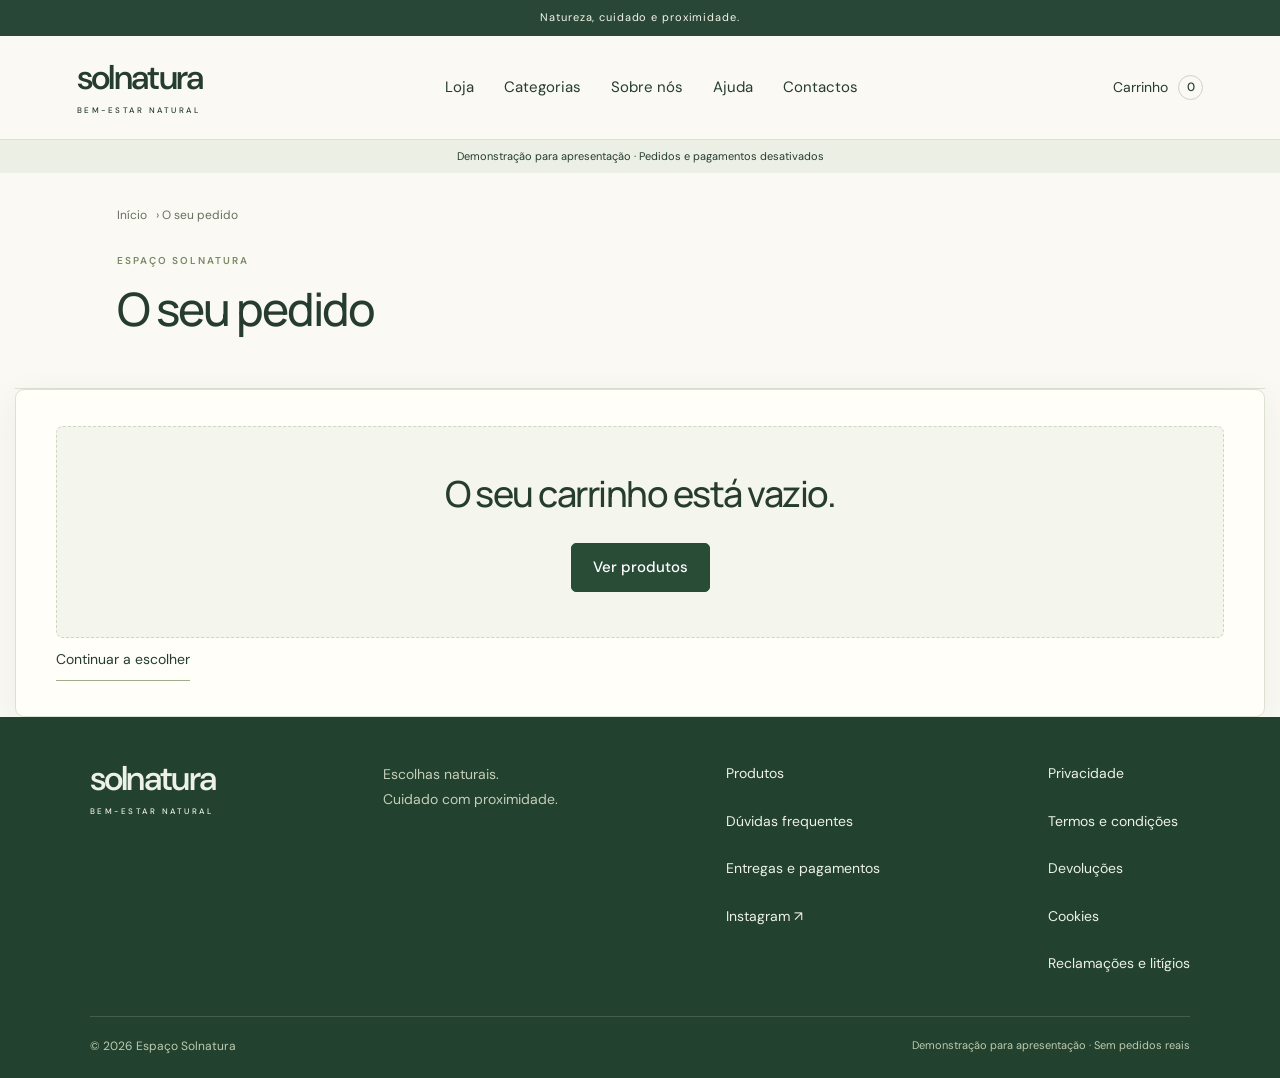
<file: docs/carrinho.html>
<!doctype html><html lang="pt-PT"><head><meta charset="utf-8"><meta name="viewport" content="width=device-width,initial-scale=1"><meta name="robots" content="noindex,nofollow"><meta name="description" content="Demonstração da loja online Solnatura. Chás, suplementos e cuidados do corpo."><title>O seu pedido | Solnatura</title><link rel="icon" href="icon.svg"><link rel="stylesheet" href="styles.css"><style>[hidden]{display:none!important}.demo-label{font-size:11px;text-align:center;padding:8px;background:#ecefe4}.product-image{display:block}.product-grid{margin-top:25px}.demo-page .section{max-width:1250px;margin:auto}.category-card h3{padding:20px}.legal-page{max-width:1000px}.product-information-note a{text-decoration:underline}</style></head><body class="demo-page"><a class="skip" href="#conteudo">Saltar para o conteúdo</a><div class="announcement">Natureza, cuidado e proximidade.</div><header><a class="brand" href="index.html"><span>solnatura<small>BEM-ESTAR NATURAL</small></span></a><nav aria-label="Navegação principal"><a href="loja.html">Loja</a><a href="categorias.html">Categorias</a><a href="sobre.html">Sobre nós</a><a href="ajuda.html">Ajuda</a><a href="contactos.html">Contactos</a></nav><a class="cart-button" href="carrinho.html">Carrinho <b id="cart-count">0</b></a></header><div class="demo-label">Demonstração para apresentação · Pedidos e pagamentos desativados</div><main id="conteudo"><section class="page-heading section"><div class="breadcrumbs"><a href="index.html">Início</a> › O seu pedido</div><div class="eyebrow">ESPAÇO SOLNATURA</div><h1>O seu pedido</h1></section><section class="checkout-page section"><div id="cart-items"></div><a class="underlined" href="loja.html">Continuar a escolher</a></section></main><footer><div class="footer-main"><a class="brand" href="index.html"><span>solnatura<small>BEM-ESTAR NATURAL</small></span></a><p>Escolhas naturais.<br>Cuidado com proximidade.</p><div><a href="loja.html">Produtos</a><a href="ajuda.html">Dúvidas frequentes</a><a href="entregas-e-pagamentos.html">Entregas e pagamentos</a><a href="https://www.instagram.com/espaco_solnatura/" target="_blank" rel="noreferrer">Instagram ↗</a></div><div><a href="privacidade.html">Privacidade</a><a href="condicoes.html">Termos e condições</a><a href="devolucoes.html">Devoluções</a><a href="cookies.html">Cookies</a><a href="reclamacoes.html">Reclamações e litígios</a></div></div><div class="footer-bottom"><small>© 2026 Espaço Solnatura</small><span>Demonstração para apresentação · Sem pedidos reais</span></div></footer><script>const products=[{"id":"cc4df1d6-1a9a-49ab-a463-b979ffce9bfa","name":"Chá de Quebra Pedra","category":"Chás e infusões","price":0,"priceOnRequest":true,"image":"./images/catalogue/cha-de-quebra-pedra.webp","sourceUrl":"https://www.instagram.com/espaco_solnatura/p/DXfZm6NiDKc/","importKey":"instagram:cha-de-quebra-pedra","description":"Chá de Quebra Pedra divulgado pela Solnatura. Consulte a loja para confirmar o formato, o preço e a disponibilidade.","brand":"","size":"","ingredients":"","usage":"","precautions":"Confirme com a loja a composição, as instruções e as informações do rótulo antes de utilizar.","stock":null,"active":true,"featured":false,"deleted":false},{"id":"d0d15ec1-7b18-4965-a7da-bb73a0dd95f8","name":"Chá de Barbas de Milho","category":"Chás e infusões","price":0,"priceOnRequest":true,"image":"./images/catalogue/cha-de-barbas-de-milho.webp","sourceUrl":"https://www.instagram.com/p/DXfZm6NiDKc/","importKey":"instagram:cha-de-barbas-de-milho","description":"Chá de Barbas de Milho divulgado pela Solnatura. Consulte a loja para confirmar o formato, o preço e a disponibilidade.","brand":"","size":"","ingredients":"","usage":"","precautions":"Confirme com a loja a composição, as instruções e as informações do rótulo antes de utilizar.","stock":null,"active":true,"featured":false,"deleted":false},{"id":"3f4c57a5-010f-42b6-b406-34a9b2b3e4d6","name":"Chá de Pau D’Arco","category":"Chás e infusões","price":0,"priceOnRequest":true,"image":"./images/catalogue/cha-de-pau-darco.webp","sourceUrl":"https://www.instagram.com/p/DXfZm6NiDKc/","importKey":"instagram:cha-de-pau-darco","description":"Chá de Pau D’Arco divulgado pela Solnatura. Consulte a loja para confirmar o formato, o preço e a disponibilidade.","brand":"","size":"","ingredients":"","usage":"","precautions":"Confirme com a loja a composição, as instruções e as informações do rótulo antes de utilizar.","stock":null,"active":true,"featured":false,"deleted":false},{"id":"bccdba74-a4f6-40e4-b9a2-5b2aca70d81a","name":"Chá de Borututu","category":"Chás e infusões","price":0,"priceOnRequest":true,"image":"./images/catalogue/cha-de-borututu.webp","sourceUrl":"https://www.instagram.com/p/DXfZm6NiDKc/","importKey":"instagram:cha-de-borututu","description":"Chá de Borututu divulgado pela Solnatura. Consulte a loja para confirmar o formato, o preço e a disponibilidade.","brand":"","size":"","ingredients":"","usage":"","precautions":"Confirme com a loja a composição, as instruções e as informações do rótulo antes de utilizar.","stock":null,"active":true,"featured":false,"deleted":false},{"id":"9e22a83a-f3ea-4a0c-b3ba-c69bb9d700f1","name":"Chá de Arruda","category":"Chás e infusões","price":0,"priceOnRequest":true,"image":"./images/catalogue/cha-de-arruda.webp","sourceUrl":"https://www.instagram.com/p/DXfZm6NiDKc/","importKey":"instagram:cha-de-arruda","description":"Chá de Arruda divulgado pela Solnatura. Consulte a loja para confirmar o formato, o preço e a disponibilidade.","brand":"","size":"","ingredients":"","usage":"","precautions":"Confirme com a loja a composição, as instruções e as informações do rótulo antes de utilizar.","stock":null,"active":true,"featured":false,"deleted":false},{"id":"2a2e49b1-bac5-4e2f-a5f7-56415f5bf1c5","name":"Chá de Sene Folículos","category":"Chás e infusões","price":0,"priceOnRequest":true,"image":"./images/catalogue/cha-de-sene-foliculos.webp","sourceUrl":"https://www.instagram.com/p/DXfZm6NiDKc/","importKey":"instagram:cha-de-sene-foliculos","description":"Chá de Sene Folículos divulgado pela Solnatura. Consulte a loja para confirmar o formato, o preço e a disponibilidade.","brand":"","size":"","ingredients":"","usage":"","precautions":"Confirme com a loja a composição, as instruções e as informações do rótulo antes de utilizar.","stock":null,"active":true,"featured":false,"deleted":false},{"id":"9bca5e8f-6048-4eaa-b538-0afbc6870e91","name":"Chá Verde","category":"Chás e infusões","price":0,"priceOnRequest":true,"image":"./images/catalogue/cha-verde.webp","sourceUrl":"https://www.instagram.com/espaco_solnatura/p/DXfYySNiH4w/","importKey":"instagram:cha-verde","description":"Chá Verde divulgado pela Solnatura. Consulte a loja para confirmar o formato, o preço e a disponibilidade.","brand":"","size":"","ingredients":"","usage":"","precautions":"Confirme com a loja a composição, as instruções e as informações do rótulo antes de utilizar.","stock":null,"active":true,"featured":false,"deleted":false},{"id":"b300151e-7d46-421d-b89d-877f481df6c4","name":"Chá Preto","category":"Chás e infusões","price":0,"priceOnRequest":true,"image":"./images/catalogue/cha-preto.webp","sourceUrl":"https://www.instagram.com/espaco_solnatura/p/DXfYySNiH4w/","importKey":"instagram:cha-preto","description":"Chá Preto divulgado pela Solnatura. Consulte a loja para confirmar o formato, o preço e a disponibilidade.","brand":"","size":"","ingredients":"","usage":"","precautions":"Confirme com a loja a composição, as instruções e as informações do rótulo antes de utilizar.","stock":null,"active":true,"featured":false,"deleted":false},{"id":"ffdcb19d-3829-4b44-afb5-cc44a7a7c49b","name":"Chá Vermelho","category":"Chás e infusões","price":0,"priceOnRequest":true,"image":"./images/catalogue/cha-vermelho.webp","sourceUrl":"https://www.instagram.com/espaco_solnatura/p/DXfYySNiH4w/","importKey":"instagram:cha-vermelho","description":"Chá Vermelho divulgado pela Solnatura. Consulte a loja para confirmar o formato, o preço e a disponibilidade.","brand":"","size":"","ingredients":"","usage":"","precautions":"Confirme com a loja a composição, as instruções e as informações do rótulo antes de utilizar.","stock":null,"active":true,"featured":false,"deleted":false},{"id":"26b72b2d-bfd8-451b-a00d-6fad23da2060","name":"Chá Branco","category":"Chás e infusões","price":0,"priceOnRequest":true,"image":"./images/catalogue/cha-branco.webp","sourceUrl":"https://www.instagram.com/espaco_solnatura/p/DXfYySNiH4w/","importKey":"instagram:cha-branco","description":"Chá Branco divulgado pela Solnatura. Consulte a loja para confirmar o formato, o preço e a disponibilidade.","brand":"","size":"","ingredients":"","usage":"","precautions":"Confirme com a loja a composição, as instruções e as informações do rótulo antes de utilizar.","stock":null,"active":true,"featured":false,"deleted":false},{"id":"2287c78c-6f1c-495b-91b3-94a36c6c172e","name":"Chá de Canela","category":"Chás e infusões","price":0,"priceOnRequest":true,"image":"./images/catalogue/cha-de-canela.webp","sourceUrl":"https://www.instagram.com/espaco_solnatura/p/DXfYySNiH4w/","importKey":"instagram:cha-de-canela","description":"Chá de Canela divulgado pela Solnatura. Consulte a loja para confirmar o formato, o preço e a disponibilidade.","brand":"","size":"","ingredients":"","usage":"","precautions":"Confirme com a loja a composição, as instruções e as informações do rótulo antes de utilizar.","stock":null,"active":true,"featured":false,"deleted":false},{"id":"402de1ce-7049-4adb-bdb8-561431444a13","name":"Chá de Cavalinha","category":"Chás e infusões","price":0,"priceOnRequest":true,"image":"./images/catalogue/cha-de-cavalinha.webp","sourceUrl":"https://www.instagram.com/espaco_solnatura/p/DXfYySNiH4w/","importKey":"instagram:cha-de-cavalinha","description":"Chá de Cavalinha divulgado pela Solnatura. Consulte a loja para confirmar o formato, o preço e a disponibilidade.","brand":"","size":"","ingredients":"","usage":"","precautions":"Confirme com a loja a composição, as instruções e as informações do rótulo antes de utilizar.","stock":null,"active":true,"featured":false,"deleted":false},{"id":"5b29feff-b20b-44a3-825b-ae4c50184585","name":"Chá de Camomila","category":"Chás e infusões","price":0,"priceOnRequest":true,"image":"./images/catalogue/cha-de-camomila.webp","sourceUrl":"https://www.instagram.com/espaco_solnatura/p/DXe11ZmCC4v/","importKey":"instagram:cha-de-camomila","description":"Chá de Camomila divulgado pela Solnatura. Consulte a loja para confirmar o formato, o preço e a disponibilidade.","brand":"","size":"","ingredients":"","usage":"","precautions":"Confirme com a loja a composição, as instruções e as informações do rótulo antes de utilizar.","stock":null,"active":true,"featured":false,"deleted":false},{"id":"342af56e-6b55-451c-a97a-956591a18029","name":"Chá de Cidreira","category":"Chás e infusões","price":0,"priceOnRequest":true,"image":"./images/catalogue/cha-de-cidreira.webp","sourceUrl":"https://www.instagram.com/espaco_solnatura/p/DXe11ZmCC4v/","importKey":"instagram:cha-de-cidreira","description":"Chá de Cidreira divulgado pela Solnatura. Consulte a loja para confirmar o formato, o preço e a disponibilidade.","brand":"","size":"","ingredients":"","usage":"","precautions":"Confirme com a loja a composição, as instruções e as informações do rótulo antes de utilizar.","stock":null,"active":true,"featured":false,"deleted":false},{"id":"ef8a16e1-db2d-4bca-b557-d813a36fdd5e","name":"Chá de Tília","category":"Chás e infusões","price":0,"priceOnRequest":true,"image":"./images/catalogue/cha-de-tilia.webp","sourceUrl":"https://www.instagram.com/espaco_solnatura/p/DXe11ZmCC4v/","importKey":"instagram:cha-de-tilia","description":"Chá de Tília divulgado pela Solnatura. Consulte a loja para confirmar o formato, o preço e a disponibilidade.","brand":"","size":"","ingredients":"","usage":"","precautions":"Confirme com a loja a composição, as instruções e as informações do rótulo antes de utilizar.","stock":null,"active":true,"featured":false,"deleted":false},{"id":"0b262378-7683-4d8c-a6d3-1085ec354729","name":"Chá de Malvas","category":"Chás e infusões","price":0,"priceOnRequest":true,"image":"./images/catalogue/cha-de-malvas.webp","sourceUrl":"https://www.instagram.com/espaco_solnatura/p/DXe11ZmCC4v/","importKey":"instagram:cha-de-malvas","description":"Chá de Malvas divulgado pela Solnatura. Consulte a loja para confirmar o formato, o preço e a disponibilidade.","brand":"","size":"","ingredients":"","usage":"","precautions":"Confirme com a loja a composição, as instruções e as informações do rótulo antes de utilizar.","stock":null,"active":true,"featured":false,"deleted":false},{"id":"be852072-178a-49bf-8715-72a2adc4419d","name":"Chá de Príncipe","category":"Chás e infusões","price":0,"priceOnRequest":true,"image":"./images/catalogue/cha-de-principe.webp","sourceUrl":"https://www.instagram.com/espaco_solnatura/p/DXe11ZmCC4v/","importKey":"instagram:cha-de-principe","description":"Chá de Príncipe divulgado pela Solnatura. Consulte a loja para confirmar o formato, o preço e a disponibilidade.","brand":"","size":"","ingredients":"","usage":"","precautions":"Confirme com a loja a composição, as instruções e as informações do rótulo antes de utilizar.","stock":null,"active":true,"featured":false,"deleted":false},{"id":"cb29d64b-03e6-43c9-b787-bf4c3f9075db","name":"Chá de Funcho","category":"Chás e infusões","price":0,"priceOnRequest":true,"image":"./images/catalogue/cha-de-funcho.webp","sourceUrl":"https://www.instagram.com/espaco_solnatura/p/DXe0b1DiOyD/","importKey":"instagram:cha-de-funcho","description":"Chá de Funcho divulgado pela Solnatura. Consulte a loja para confirmar o formato, o preço e a disponibilidade.","brand":"","size":"","ingredients":"","usage":"","precautions":"Confirme com a loja a composição, as instruções e as informações do rótulo antes de utilizar.","stock":null,"active":true,"featured":false,"deleted":false},{"id":"342f60db-3c1a-4e2a-b0fe-5f45c7e00e11","name":"Chá de Hortelã & Pimenta","category":"Chás e infusões","price":0,"priceOnRequest":true,"image":"./images/catalogue/cha-de-hortela-pimenta.webp","sourceUrl":"https://www.instagram.com/espaco_solnatura/p/DXe0b1DiOyD/","importKey":"instagram:cha-de-hortela-pimenta","description":"Chá de Hortelã & Pimenta divulgado pela Solnatura. Consulte a loja para confirmar o formato, o preço e a disponibilidade.","brand":"","size":"","ingredients":"","usage":"","precautions":"Confirme com a loja a composição, as instruções e as informações do rótulo antes de utilizar.","stock":null,"active":true,"featured":false,"deleted":false},{"id":"0b285063-3c7b-4363-896c-12f56573c83d","name":"Chá de Espinheira-Santa","category":"Chás e infusões","price":0,"priceOnRequest":true,"image":"./images/catalogue/cha-de-espinheira-santa.webp","sourceUrl":"https://www.instagram.com/espaco_solnatura/p/DXe0b1DiOyD/","importKey":"instagram:cha-de-espinheira-santa","description":"Chá de Espinheira-Santa divulgado pela Solnatura. Consulte a loja para confirmar o formato, o preço e a disponibilidade.","brand":"","size":"","ingredients":"","usage":"","precautions":"Confirme com a loja a composição, as instruções e as informações do rótulo antes de utilizar.","stock":null,"active":true,"featured":false,"deleted":false},{"id":"7de16ed8-875d-48aa-80ba-9fc40cfe4ac2","name":"Chá de Anis Estrelado","category":"Chás e infusões","price":0,"priceOnRequest":true,"image":"./images/catalogue/cha-de-anis-estrelado.webp","sourceUrl":"https://www.instagram.com/espaco_solnatura/p/DXe0b1DiOyD/","importKey":"instagram:cha-de-anis-estrelado","description":"Chá de Anis Estrelado divulgado pela Solnatura. Consulte a loja para confirmar o formato, o preço e a disponibilidade.","brand":"","size":"","ingredients":"","usage":"","precautions":"Confirme com a loja a composição, as instruções e as informações do rótulo antes de utilizar.","stock":null,"active":true,"featured":false,"deleted":false},{"id":"93b48ccb-ea01-4f54-a3dc-51f58173a261","name":"Chá de Carqueja","category":"Chás e infusões","price":0,"priceOnRequest":true,"image":"./images/catalogue/cha-de-carqueja.webp","sourceUrl":"https://www.instagram.com/espaco_solnatura/p/DXe0b1DiOyD/","importKey":"instagram:cha-de-carqueja","description":"Chá de Carqueja divulgado pela Solnatura. Consulte a loja para confirmar o formato, o preço e a disponibilidade.","brand":"","size":"","ingredients":"","usage":"","precautions":"Confirme com a loja a composição, as instruções e as informações do rótulo antes de utilizar.","stock":null,"active":true,"featured":false,"deleted":false},{"id":"0eed4170-2b9c-46de-8947-3c82a2a79549","name":"Chá de Dente de Leão","category":"Chás e infusões","price":0,"priceOnRequest":true,"image":"./images/catalogue/cha-de-dente-de-leao.webp","sourceUrl":"https://www.instagram.com/espaco_solnatura/p/DXe0b1DiOyD/","importKey":"instagram:cha-de-dente-de-leao","description":"Chá de Dente de Leão divulgado pela Solnatura. Consulte a loja para confirmar o formato, o preço e a disponibilidade.","brand":"","size":"","ingredients":"","usage":"","precautions":"Confirme com a loja a composição, as instruções e as informações do rótulo antes de utilizar.","stock":null,"active":true,"featured":false,"deleted":false},{"id":"c486e111-497a-49cb-a52c-c55726bf216f","name":"Magic Skyn","category":"Suplementos","price":0,"priceOnRequest":true,"image":"./images/catalogue/magic-skyn.webp","sourceUrl":"https://www.instagram.com/espaco_solnatura/p/DX9wW8XIFeN/","importKey":"instagram:magic-skyn","description":"Suplemento alimentar apresentado pela Solnatura, com colagénio e ácido hialurónico. Confirme a composição completa e as condições de utilização com a loja.","brand":"","size":"30 ampolas bebíveis de 10 ml","ingredients":"","usage":"","precautions":"Confirme com a loja a composição, as instruções e as informações do rótulo antes de utilizar.","stock":null,"active":true,"featured":false,"deleted":false},{"id":"6b5acb93-f47c-400e-a8c0-70fc0bdb0ef2","name":"Vinagre de Sidra — Clínica do Peso","category":"Suplementos","price":0,"priceOnRequest":true,"image":"./images/catalogue/vinagre-de-sidra-clinica-do-peso.webp","sourceUrl":"https://www.instagram.com/espaco_solnatura/p/DXuDM7OiBca/","importKey":"instagram:vinagre-de-sidra-clinica-do-peso","description":"Suplemento alimentar de vinagre de sidra da linha Clínica do Peso, apresentado no Instagram da Solnatura. Composição completa e utilização a confirmar com a loja.","brand":"","size":"60 cápsulas","ingredients":"","usage":"","precautions":"Confirme com a loja a composição, as instruções e as informações do rótulo antes de utilizar.","stock":null,"active":true,"featured":false,"deleted":false},{"id":"d9017083-cbb9-4cea-aa22-d3e6f8e0a499","name":"Rheuma Fieta","category":"Suplementos","price":0,"priceOnRequest":true,"image":"./images/catalogue/rheuma-fieta.webp","sourceUrl":"https://www.instagram.com/espaco_solnatura/p/DXsTCjiCDEK/","importKey":"instagram:rheuma-fieta","description":"Suplemento alimentar Rheuma Fieta apresentado pela Solnatura. Contacte a loja para confirmar o formato e a informação completa do rótulo.","brand":"","size":"","ingredients":"","usage":"","precautions":"Confirme com a loja a composição, as instruções e as informações do rótulo antes de utilizar.","stock":null,"active":true,"featured":false,"deleted":false},{"id":"163d617a-1633-475e-98a9-a24fa18dc8cd","name":"Biolimão Gold 3 em 1","category":"Suplementos","price":0,"priceOnRequest":true,"image":"./images/catalogue/biolimao-gold-3-em-1.webp","sourceUrl":"https://www.instagram.com/espaco_solnatura/p/DXrbeOBCMPE/","importKey":"instagram:biolimao-gold-3-em-1","description":"Suplemento alimentar Biolimão Gold 3 em 1, divulgado pela Solnatura. Consulte a loja para confirmar a composição e as indicações do fabricante.","brand":"","size":"60 comprimidos","ingredients":"","usage":"","precautions":"Confirme com a loja a composição, as instruções e as informações do rótulo antes de utilizar.","stock":null,"active":true,"featured":false,"deleted":false},{"id":"fb15dd9f-29f7-4511-b8dc-d59ef05f1500","name":"OptiFemme","category":"Suplementos","price":0,"priceOnRequest":true,"image":"./images/catalogue/optifemme.webp","sourceUrl":"https://www.instagram.com/espaco_solnatura/p/DXrTGRbiKqp/","importKey":"instagram:optifemme","description":"Suplemento alimentar OptiFemme divulgado pela Solnatura. Confirme a composição completa, o formato e a utilização antes de encomendar.","brand":"","size":"","ingredients":"","usage":"","precautions":"Confirme com a loja a composição, as instruções e as informações do rótulo antes de utilizar.","stock":null,"active":true,"featured":false,"deleted":false},{"id":"4a4ed840-f4fc-4d4e-966d-a4a4d0c2b5de","name":"Procerebro Forte","category":"Suplementos","price":0,"priceOnRequest":true,"image":"./images/catalogue/procerebro-forte.webp","sourceUrl":"https://www.instagram.com/espaco_solnatura/p/DXpt4_aiGJN/","importKey":"instagram:procerebro-forte","description":"Suplemento alimentar Procerebro Forte apresentado no Instagram da Solnatura. Formato e informação completa do fabricante a confirmar com a loja.","brand":"","size":"","ingredients":"","usage":"","precautions":"Confirme com a loja a composição, as instruções e as informações do rótulo antes de utilizar.","stock":null,"active":true,"featured":false,"deleted":false},{"id":"47aef771-5bce-4972-b08d-b0fb46e75fd7","name":"Savlon","category":"Suplementos","price":0,"priceOnRequest":true,"image":"./images/catalogue/savlon.webp","sourceUrl":"https://www.instagram.com/espaco_solnatura/p/DXpoAgBiOBq/","importKey":"instagram:savlon","description":"Suplemento alimentar Savlon, com diosmina e hesperidina, apresentado pela Solnatura. Confirme a composição completa e a utilização com a loja.","brand":"","size":"60 comprimidos","ingredients":"","usage":"","precautions":"Confirme com a loja a composição, as instruções e as informações do rótulo antes de utilizar.","stock":null,"active":true,"featured":false,"deleted":false},{"id":"b84f1099-dcd2-46ac-bdd7-611773f756e9","name":"Melatonina Rapid 1,9 mg","category":"Suplementos","price":0,"priceOnRequest":true,"image":"./images/catalogue/melatonina-rapid-1-9-mg.webp","sourceUrl":"https://www.instagram.com/espaco_solnatura/p/DXpJUt_iMIO/","importKey":"instagram:melatonina-rapid-1-9-mg","description":"Suplemento alimentar de melatonina, apresentado em comprimidos mastigáveis. Consulte a loja para confirmar a informação completa do rótulo.","brand":"","size":"40 comprimidos mastigáveis","ingredients":"","usage":"","precautions":"Confirme com a loja a composição, as instruções e as informações do rótulo antes de utilizar.","stock":null,"active":true,"featured":false,"deleted":false},{"id":"86d1ac1c-ce21-43c7-93a3-9cac222bc51e","name":"Seca Barriga — Gengibre e Garcínia","category":"Suplementos","price":0,"priceOnRequest":true,"image":"./images/catalogue/seca-barriga-gengibre-e-garcinia.webp","sourceUrl":"https://www.instagram.com/espaco_solnatura/p/DXpIbxkiPna/","importKey":"instagram:seca-barriga-gengibre-e-garcinia","description":"Suplemento alimentar Seca Barriga, apresentado pela Solnatura com gengibre e garcínia. Confirme a composição completa e as condições de utilização com a loja.","brand":"","size":"500 ml","ingredients":"","usage":"","precautions":"Confirme com a loja a composição, as instruções e as informações do rótulo antes de utilizar.","stock":null,"active":true,"featured":false,"deleted":false},{"id":"f3ac5637-9c2f-46df-9c4c-dd627c3afb4e","name":"B12 Energy Active","category":"Suplementos","price":0,"priceOnRequest":true,"image":"./images/catalogue/b12-energy-active.webp","sourceUrl":"https://www.instagram.com/espaco_solnatura/p/DXmF9XKiD6a/","importKey":"instagram:b12-energy-active","description":"Suplemento alimentar de vitamina B12 apresentado pela Solnatura. Informação completa do fabricante e utilização a confirmar com a loja.","brand":"","size":"30 comprimidos mastigáveis","ingredients":"","usage":"","precautions":"Confirme com a loja a composição, as instruções e as informações do rótulo antes de utilizar.","stock":null,"active":true,"featured":false,"deleted":false},{"id":"75ead70b-8237-4e34-b9f1-16a6d2e45dde","name":"Beterraba Forte","category":"Suplementos","price":0,"priceOnRequest":true,"image":"./images/catalogue/beterraba-forte.webp","sourceUrl":"https://www.instagram.com/espaco_solnatura/p/DXl4_NtCIiP/","importKey":"instagram:beterraba-forte","description":"Suplemento alimentar Beterraba Forte divulgado pela Solnatura. Consulte a loja para confirmar a composição, o formato e as instruções do fabricante.","brand":"","size":"500 ml","ingredients":"","usage":"","precautions":"Confirme com a loja a composição, as instruções e as informações do rótulo antes de utilizar.","stock":null,"active":true,"featured":false,"deleted":false},{"id":"0f203eee-dbea-4eea-b889-30372304b24d","name":"Colina + Arroz Vermelho","category":"Suplementos","price":0,"priceOnRequest":true,"image":"./images/catalogue/colina-arroz-vermelho.webp","sourceUrl":"https://www.instagram.com/espaco_solnatura/p/DXkU8XNiNce/","importKey":"instagram:colina-arroz-vermelho","description":"Suplemento alimentar de colina e arroz vermelho apresentado pela Solnatura. Confirme a composição completa e as informações do rótulo antes de utilizar.","brand":"","size":"60 cápsulas","ingredients":"","usage":"","precautions":"Confirme com a loja a composição, as instruções e as informações do rótulo antes de utilizar.","stock":null,"active":true,"featured":false,"deleted":false},{"id":"a43c1f8b-bcc5-495e-8d20-db08d6c6d2c3","name":"Bálsamo de Cavalo — Quente e Frio","category":"Cuidados do corpo","price":0,"priceOnRequest":true,"image":"./images/catalogue/balsamo-de-cavalo-quente-e-frio.webp","sourceUrl":"https://www.instagram.com/espaco_solnatura/p/DXiRM8oCC-T/","importKey":"instagram:balsamo-de-cavalo-quente-e-frio","description":"Bálsamo de utilização externa divulgado pela Solnatura nas versões de efeito quente e frio. Confirme com a loja qual a versão e o formato pretendidos.","brand":"","size":"","ingredients":"","usage":"","precautions":"Confirme com a loja a composição, as instruções e as informações do rótulo antes de utilizar.","stock":null,"active":true,"featured":false,"deleted":false}];let cart=[];try{cart=JSON.parse(localStorage.getItem('solnatura-demo-cart')||'[]').filter(x=>products.some(p=>p.id===x.id)&&Number.isInteger(x.qty)&&x.qty>0&&x.qty<=99)}catch{};const save=()=>{localStorage.setItem('solnatura-demo-cart',JSON.stringify(cart));document.querySelector('#cart-count').textContent=cart.reduce((a,x)=>a+x.qty,0)};save();document.addEventListener('click',e=>{const add=e.target.closest('[data-add]');if(add){const id=add.dataset.add,x=cart.find(x=>x.id===id);if(x)x.qty=Math.min(99,x.qty+1);else cart.push({id,qty:1});save();add.textContent='Adicionado ✓'}const remove=e.target.closest('[data-remove]');if(remove){cart=cart.filter(x=>x.id!==remove.dataset.remove);save();renderCart()}});const money='Preço sob consulta';function renderCart(){const box=document.querySelector('#cart-items');if(!box)return;box.replaceChildren();if(!cart.length){box.innerHTML='<div class="empty"><h2>O seu carrinho está vazio.</h2><a class="primary" href="loja.html">Ver produtos</a></div>';return}cart.forEach(x=>{const p=products.find(p=>p.id===x.id),row=document.createElement('div');row.className='cart-item';const img=document.createElement('img');img.src=p.image;img.alt=p.name;const desc=document.createElement('div');const name=document.createElement('b');name.textContent=p.name;const q=document.createElement('p');q.textContent=x.qty+' × '+money;desc.append(name,q);const remove=document.createElement('button');remove.className='outline';remove.dataset.remove=p.id;remove.textContent='Retirar';row.append(img,desc,remove);box.append(row)});const note=document.createElement('p');note.className='notice';note.textContent='Esta é uma demonstração para apresentação. Os pedidos e pagamentos não estão ativos.';box.append(note)}renderCart();const search=document.querySelector('#search');function filter(){const term=(search?.value||'').toLocaleLowerCase('pt-PT');const cat=document.querySelector('#category')?.value||'';document.querySelectorAll('[data-product]').forEach(el=>{el.hidden=!el.dataset.name.includes(term)||(cat&&el.dataset.category!==cat)})}search?.addEventListener('input',filter);document.querySelector('#category')?.addEventListener('change',filter);const detail=document.querySelector('#product-detail');if(detail){const p=products.find(p=>p.id===new URLSearchParams(location.search).get('id'));if(!p)detail.innerHTML='<h1>Produto não encontrado.</h1>';else{document.title=p.name+' | Solnatura';document.querySelector('#detail-img').src=p.image;document.querySelector('#detail-img').alt=p.name;document.querySelector('#detail-name').textContent=p.name;document.querySelector('#detail-category').textContent=p.category;document.querySelector('#detail-description').textContent=p.description;document.querySelector('#detail-size').textContent=p.size||'';document.querySelector('#detail-add').dataset.add=p.id;document.querySelector('#detail-note').textContent=p.category==='Chás e infusões'?'Imagem ilustrativa da infusão. Não representa a embalagem de venda.':'Imagem tratada a partir da publicação do produto. Confirme o formato e a rotulagem antes da compra.';}}</script></body></html>
</file>
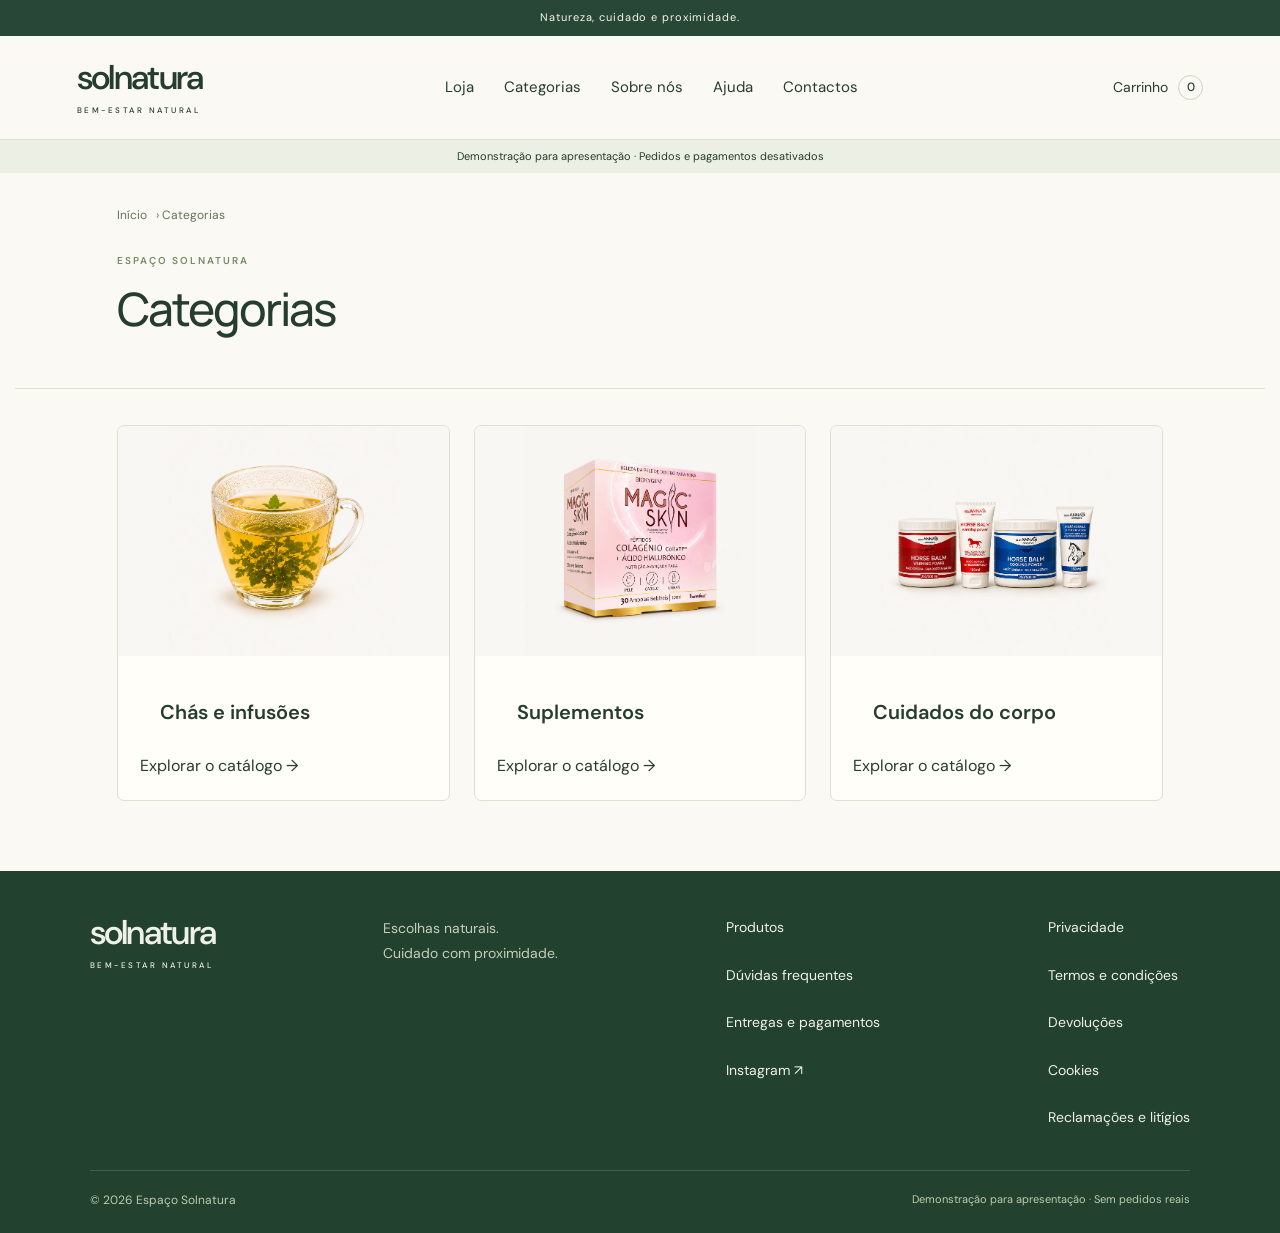
<file: docs/categorias.html>
<!doctype html><html lang="pt-PT"><head><meta charset="utf-8"><meta name="viewport" content="width=device-width,initial-scale=1"><meta name="robots" content="noindex,nofollow"><meta name="description" content="Demonstração da loja online Solnatura. Chás, suplementos e cuidados do corpo."><title>Categorias | Solnatura</title><link rel="icon" href="icon.svg"><link rel="stylesheet" href="styles.css"><style>[hidden]{display:none!important}.demo-label{font-size:11px;text-align:center;padding:8px;background:#ecefe4}.product-image{display:block}.product-grid{margin-top:25px}.demo-page .section{max-width:1250px;margin:auto}.category-card h3{padding:20px}.legal-page{max-width:1000px}.product-information-note a{text-decoration:underline}</style></head><body class="demo-page"><a class="skip" href="#conteudo">Saltar para o conteúdo</a><div class="announcement">Natureza, cuidado e proximidade.</div><header><a class="brand" href="index.html"><span>solnatura<small>BEM-ESTAR NATURAL</small></span></a><nav aria-label="Navegação principal"><a href="loja.html">Loja</a><a href="categorias.html">Categorias</a><a href="sobre.html">Sobre nós</a><a href="ajuda.html">Ajuda</a><a href="contactos.html">Contactos</a></nav><a class="cart-button" href="carrinho.html">Carrinho <b id="cart-count">0</b></a></header><div class="demo-label">Demonstração para apresentação · Pedidos e pagamentos desativados</div><main id="conteudo"><section class="page-heading section"><div class="breadcrumbs"><a href="index.html">Início</a> › Categorias</div><div class="eyebrow">ESPAÇO SOLNATURA</div><h1>Categorias</h1></section><section class="section"><div class="category-grid"><article class="category-card"><div class="category-image"><img src="./images/catalogue/cha-de-quebra-pedra.webp" alt=""></div><div><h3>Chás e infusões</h3><a href="loja.html">Explorar o catálogo →</a></div></article><article class="category-card"><div class="category-image"><img src="./images/catalogue/magic-skyn.webp" alt=""></div><div><h3>Suplementos</h3><a href="loja.html">Explorar o catálogo →</a></div></article><article class="category-card"><div class="category-image"><img src="./images/catalogue/balsamo-de-cavalo-quente-e-frio.webp" alt=""></div><div><h3>Cuidados do corpo</h3><a href="loja.html">Explorar o catálogo →</a></div></article></div></section></main><footer><div class="footer-main"><a class="brand" href="index.html"><span>solnatura<small>BEM-ESTAR NATURAL</small></span></a><p>Escolhas naturais.<br>Cuidado com proximidade.</p><div><a href="loja.html">Produtos</a><a href="ajuda.html">Dúvidas frequentes</a><a href="entregas-e-pagamentos.html">Entregas e pagamentos</a><a href="https://www.instagram.com/espaco_solnatura/" target="_blank" rel="noreferrer">Instagram ↗</a></div><div><a href="privacidade.html">Privacidade</a><a href="condicoes.html">Termos e condições</a><a href="devolucoes.html">Devoluções</a><a href="cookies.html">Cookies</a><a href="reclamacoes.html">Reclamações e litígios</a></div></div><div class="footer-bottom"><small>© 2026 Espaço Solnatura</small><span>Demonstração para apresentação · Sem pedidos reais</span></div></footer><script>const products=[{"id":"cc4df1d6-1a9a-49ab-a463-b979ffce9bfa","name":"Chá de Quebra Pedra","category":"Chás e infusões","price":0,"priceOnRequest":true,"image":"./images/catalogue/cha-de-quebra-pedra.webp","sourceUrl":"https://www.instagram.com/espaco_solnatura/p/DXfZm6NiDKc/","importKey":"instagram:cha-de-quebra-pedra","description":"Chá de Quebra Pedra divulgado pela Solnatura. Consulte a loja para confirmar o formato, o preço e a disponibilidade.","brand":"","size":"","ingredients":"","usage":"","precautions":"Confirme com a loja a composição, as instruções e as informações do rótulo antes de utilizar.","stock":null,"active":true,"featured":false,"deleted":false},{"id":"d0d15ec1-7b18-4965-a7da-bb73a0dd95f8","name":"Chá de Barbas de Milho","category":"Chás e infusões","price":0,"priceOnRequest":true,"image":"./images/catalogue/cha-de-barbas-de-milho.webp","sourceUrl":"https://www.instagram.com/p/DXfZm6NiDKc/","importKey":"instagram:cha-de-barbas-de-milho","description":"Chá de Barbas de Milho divulgado pela Solnatura. Consulte a loja para confirmar o formato, o preço e a disponibilidade.","brand":"","size":"","ingredients":"","usage":"","precautions":"Confirme com a loja a composição, as instruções e as informações do rótulo antes de utilizar.","stock":null,"active":true,"featured":false,"deleted":false},{"id":"3f4c57a5-010f-42b6-b406-34a9b2b3e4d6","name":"Chá de Pau D’Arco","category":"Chás e infusões","price":0,"priceOnRequest":true,"image":"./images/catalogue/cha-de-pau-darco.webp","sourceUrl":"https://www.instagram.com/p/DXfZm6NiDKc/","importKey":"instagram:cha-de-pau-darco","description":"Chá de Pau D’Arco divulgado pela Solnatura. Consulte a loja para confirmar o formato, o preço e a disponibilidade.","brand":"","size":"","ingredients":"","usage":"","precautions":"Confirme com a loja a composição, as instruções e as informações do rótulo antes de utilizar.","stock":null,"active":true,"featured":false,"deleted":false},{"id":"bccdba74-a4f6-40e4-b9a2-5b2aca70d81a","name":"Chá de Borututu","category":"Chás e infusões","price":0,"priceOnRequest":true,"image":"./images/catalogue/cha-de-borututu.webp","sourceUrl":"https://www.instagram.com/p/DXfZm6NiDKc/","importKey":"instagram:cha-de-borututu","description":"Chá de Borututu divulgado pela Solnatura. Consulte a loja para confirmar o formato, o preço e a disponibilidade.","brand":"","size":"","ingredients":"","usage":"","precautions":"Confirme com a loja a composição, as instruções e as informações do rótulo antes de utilizar.","stock":null,"active":true,"featured":false,"deleted":false},{"id":"9e22a83a-f3ea-4a0c-b3ba-c69bb9d700f1","name":"Chá de Arruda","category":"Chás e infusões","price":0,"priceOnRequest":true,"image":"./images/catalogue/cha-de-arruda.webp","sourceUrl":"https://www.instagram.com/p/DXfZm6NiDKc/","importKey":"instagram:cha-de-arruda","description":"Chá de Arruda divulgado pela Solnatura. Consulte a loja para confirmar o formato, o preço e a disponibilidade.","brand":"","size":"","ingredients":"","usage":"","precautions":"Confirme com a loja a composição, as instruções e as informações do rótulo antes de utilizar.","stock":null,"active":true,"featured":false,"deleted":false},{"id":"2a2e49b1-bac5-4e2f-a5f7-56415f5bf1c5","name":"Chá de Sene Folículos","category":"Chás e infusões","price":0,"priceOnRequest":true,"image":"./images/catalogue/cha-de-sene-foliculos.webp","sourceUrl":"https://www.instagram.com/p/DXfZm6NiDKc/","importKey":"instagram:cha-de-sene-foliculos","description":"Chá de Sene Folículos divulgado pela Solnatura. Consulte a loja para confirmar o formato, o preço e a disponibilidade.","brand":"","size":"","ingredients":"","usage":"","precautions":"Confirme com a loja a composição, as instruções e as informações do rótulo antes de utilizar.","stock":null,"active":true,"featured":false,"deleted":false},{"id":"9bca5e8f-6048-4eaa-b538-0afbc6870e91","name":"Chá Verde","category":"Chás e infusões","price":0,"priceOnRequest":true,"image":"./images/catalogue/cha-verde.webp","sourceUrl":"https://www.instagram.com/espaco_solnatura/p/DXfYySNiH4w/","importKey":"instagram:cha-verde","description":"Chá Verde divulgado pela Solnatura. Consulte a loja para confirmar o formato, o preço e a disponibilidade.","brand":"","size":"","ingredients":"","usage":"","precautions":"Confirme com a loja a composição, as instruções e as informações do rótulo antes de utilizar.","stock":null,"active":true,"featured":false,"deleted":false},{"id":"b300151e-7d46-421d-b89d-877f481df6c4","name":"Chá Preto","category":"Chás e infusões","price":0,"priceOnRequest":true,"image":"./images/catalogue/cha-preto.webp","sourceUrl":"https://www.instagram.com/espaco_solnatura/p/DXfYySNiH4w/","importKey":"instagram:cha-preto","description":"Chá Preto divulgado pela Solnatura. Consulte a loja para confirmar o formato, o preço e a disponibilidade.","brand":"","size":"","ingredients":"","usage":"","precautions":"Confirme com a loja a composição, as instruções e as informações do rótulo antes de utilizar.","stock":null,"active":true,"featured":false,"deleted":false},{"id":"ffdcb19d-3829-4b44-afb5-cc44a7a7c49b","name":"Chá Vermelho","category":"Chás e infusões","price":0,"priceOnRequest":true,"image":"./images/catalogue/cha-vermelho.webp","sourceUrl":"https://www.instagram.com/espaco_solnatura/p/DXfYySNiH4w/","importKey":"instagram:cha-vermelho","description":"Chá Vermelho divulgado pela Solnatura. Consulte a loja para confirmar o formato, o preço e a disponibilidade.","brand":"","size":"","ingredients":"","usage":"","precautions":"Confirme com a loja a composição, as instruções e as informações do rótulo antes de utilizar.","stock":null,"active":true,"featured":false,"deleted":false},{"id":"26b72b2d-bfd8-451b-a00d-6fad23da2060","name":"Chá Branco","category":"Chás e infusões","price":0,"priceOnRequest":true,"image":"./images/catalogue/cha-branco.webp","sourceUrl":"https://www.instagram.com/espaco_solnatura/p/DXfYySNiH4w/","importKey":"instagram:cha-branco","description":"Chá Branco divulgado pela Solnatura. Consulte a loja para confirmar o formato, o preço e a disponibilidade.","brand":"","size":"","ingredients":"","usage":"","precautions":"Confirme com a loja a composição, as instruções e as informações do rótulo antes de utilizar.","stock":null,"active":true,"featured":false,"deleted":false},{"id":"2287c78c-6f1c-495b-91b3-94a36c6c172e","name":"Chá de Canela","category":"Chás e infusões","price":0,"priceOnRequest":true,"image":"./images/catalogue/cha-de-canela.webp","sourceUrl":"https://www.instagram.com/espaco_solnatura/p/DXfYySNiH4w/","importKey":"instagram:cha-de-canela","description":"Chá de Canela divulgado pela Solnatura. Consulte a loja para confirmar o formato, o preço e a disponibilidade.","brand":"","size":"","ingredients":"","usage":"","precautions":"Confirme com a loja a composição, as instruções e as informações do rótulo antes de utilizar.","stock":null,"active":true,"featured":false,"deleted":false},{"id":"402de1ce-7049-4adb-bdb8-561431444a13","name":"Chá de Cavalinha","category":"Chás e infusões","price":0,"priceOnRequest":true,"image":"./images/catalogue/cha-de-cavalinha.webp","sourceUrl":"https://www.instagram.com/espaco_solnatura/p/DXfYySNiH4w/","importKey":"instagram:cha-de-cavalinha","description":"Chá de Cavalinha divulgado pela Solnatura. Consulte a loja para confirmar o formato, o preço e a disponibilidade.","brand":"","size":"","ingredients":"","usage":"","precautions":"Confirme com a loja a composição, as instruções e as informações do rótulo antes de utilizar.","stock":null,"active":true,"featured":false,"deleted":false},{"id":"5b29feff-b20b-44a3-825b-ae4c50184585","name":"Chá de Camomila","category":"Chás e infusões","price":0,"priceOnRequest":true,"image":"./images/catalogue/cha-de-camomila.webp","sourceUrl":"https://www.instagram.com/espaco_solnatura/p/DXe11ZmCC4v/","importKey":"instagram:cha-de-camomila","description":"Chá de Camomila divulgado pela Solnatura. Consulte a loja para confirmar o formato, o preço e a disponibilidade.","brand":"","size":"","ingredients":"","usage":"","precautions":"Confirme com a loja a composição, as instruções e as informações do rótulo antes de utilizar.","stock":null,"active":true,"featured":false,"deleted":false},{"id":"342af56e-6b55-451c-a97a-956591a18029","name":"Chá de Cidreira","category":"Chás e infusões","price":0,"priceOnRequest":true,"image":"./images/catalogue/cha-de-cidreira.webp","sourceUrl":"https://www.instagram.com/espaco_solnatura/p/DXe11ZmCC4v/","importKey":"instagram:cha-de-cidreira","description":"Chá de Cidreira divulgado pela Solnatura. Consulte a loja para confirmar o formato, o preço e a disponibilidade.","brand":"","size":"","ingredients":"","usage":"","precautions":"Confirme com a loja a composição, as instruções e as informações do rótulo antes de utilizar.","stock":null,"active":true,"featured":false,"deleted":false},{"id":"ef8a16e1-db2d-4bca-b557-d813a36fdd5e","name":"Chá de Tília","category":"Chás e infusões","price":0,"priceOnRequest":true,"image":"./images/catalogue/cha-de-tilia.webp","sourceUrl":"https://www.instagram.com/espaco_solnatura/p/DXe11ZmCC4v/","importKey":"instagram:cha-de-tilia","description":"Chá de Tília divulgado pela Solnatura. Consulte a loja para confirmar o formato, o preço e a disponibilidade.","brand":"","size":"","ingredients":"","usage":"","precautions":"Confirme com a loja a composição, as instruções e as informações do rótulo antes de utilizar.","stock":null,"active":true,"featured":false,"deleted":false},{"id":"0b262378-7683-4d8c-a6d3-1085ec354729","name":"Chá de Malvas","category":"Chás e infusões","price":0,"priceOnRequest":true,"image":"./images/catalogue/cha-de-malvas.webp","sourceUrl":"https://www.instagram.com/espaco_solnatura/p/DXe11ZmCC4v/","importKey":"instagram:cha-de-malvas","description":"Chá de Malvas divulgado pela Solnatura. Consulte a loja para confirmar o formato, o preço e a disponibilidade.","brand":"","size":"","ingredients":"","usage":"","precautions":"Confirme com a loja a composição, as instruções e as informações do rótulo antes de utilizar.","stock":null,"active":true,"featured":false,"deleted":false},{"id":"be852072-178a-49bf-8715-72a2adc4419d","name":"Chá de Príncipe","category":"Chás e infusões","price":0,"priceOnRequest":true,"image":"./images/catalogue/cha-de-principe.webp","sourceUrl":"https://www.instagram.com/espaco_solnatura/p/DXe11ZmCC4v/","importKey":"instagram:cha-de-principe","description":"Chá de Príncipe divulgado pela Solnatura. Consulte a loja para confirmar o formato, o preço e a disponibilidade.","brand":"","size":"","ingredients":"","usage":"","precautions":"Confirme com a loja a composição, as instruções e as informações do rótulo antes de utilizar.","stock":null,"active":true,"featured":false,"deleted":false},{"id":"cb29d64b-03e6-43c9-b787-bf4c3f9075db","name":"Chá de Funcho","category":"Chás e infusões","price":0,"priceOnRequest":true,"image":"./images/catalogue/cha-de-funcho.webp","sourceUrl":"https://www.instagram.com/espaco_solnatura/p/DXe0b1DiOyD/","importKey":"instagram:cha-de-funcho","description":"Chá de Funcho divulgado pela Solnatura. Consulte a loja para confirmar o formato, o preço e a disponibilidade.","brand":"","size":"","ingredients":"","usage":"","precautions":"Confirme com a loja a composição, as instruções e as informações do rótulo antes de utilizar.","stock":null,"active":true,"featured":false,"deleted":false},{"id":"342f60db-3c1a-4e2a-b0fe-5f45c7e00e11","name":"Chá de Hortelã & Pimenta","category":"Chás e infusões","price":0,"priceOnRequest":true,"image":"./images/catalogue/cha-de-hortela-pimenta.webp","sourceUrl":"https://www.instagram.com/espaco_solnatura/p/DXe0b1DiOyD/","importKey":"instagram:cha-de-hortela-pimenta","description":"Chá de Hortelã & Pimenta divulgado pela Solnatura. Consulte a loja para confirmar o formato, o preço e a disponibilidade.","brand":"","size":"","ingredients":"","usage":"","precautions":"Confirme com a loja a composição, as instruções e as informações do rótulo antes de utilizar.","stock":null,"active":true,"featured":false,"deleted":false},{"id":"0b285063-3c7b-4363-896c-12f56573c83d","name":"Chá de Espinheira-Santa","category":"Chás e infusões","price":0,"priceOnRequest":true,"image":"./images/catalogue/cha-de-espinheira-santa.webp","sourceUrl":"https://www.instagram.com/espaco_solnatura/p/DXe0b1DiOyD/","importKey":"instagram:cha-de-espinheira-santa","description":"Chá de Espinheira-Santa divulgado pela Solnatura. Consulte a loja para confirmar o formato, o preço e a disponibilidade.","brand":"","size":"","ingredients":"","usage":"","precautions":"Confirme com a loja a composição, as instruções e as informações do rótulo antes de utilizar.","stock":null,"active":true,"featured":false,"deleted":false},{"id":"7de16ed8-875d-48aa-80ba-9fc40cfe4ac2","name":"Chá de Anis Estrelado","category":"Chás e infusões","price":0,"priceOnRequest":true,"image":"./images/catalogue/cha-de-anis-estrelado.webp","sourceUrl":"https://www.instagram.com/espaco_solnatura/p/DXe0b1DiOyD/","importKey":"instagram:cha-de-anis-estrelado","description":"Chá de Anis Estrelado divulgado pela Solnatura. Consulte a loja para confirmar o formato, o preço e a disponibilidade.","brand":"","size":"","ingredients":"","usage":"","precautions":"Confirme com a loja a composição, as instruções e as informações do rótulo antes de utilizar.","stock":null,"active":true,"featured":false,"deleted":false},{"id":"93b48ccb-ea01-4f54-a3dc-51f58173a261","name":"Chá de Carqueja","category":"Chás e infusões","price":0,"priceOnRequest":true,"image":"./images/catalogue/cha-de-carqueja.webp","sourceUrl":"https://www.instagram.com/espaco_solnatura/p/DXe0b1DiOyD/","importKey":"instagram:cha-de-carqueja","description":"Chá de Carqueja divulgado pela Solnatura. Consulte a loja para confirmar o formato, o preço e a disponibilidade.","brand":"","size":"","ingredients":"","usage":"","precautions":"Confirme com a loja a composição, as instruções e as informações do rótulo antes de utilizar.","stock":null,"active":true,"featured":false,"deleted":false},{"id":"0eed4170-2b9c-46de-8947-3c82a2a79549","name":"Chá de Dente de Leão","category":"Chás e infusões","price":0,"priceOnRequest":true,"image":"./images/catalogue/cha-de-dente-de-leao.webp","sourceUrl":"https://www.instagram.com/espaco_solnatura/p/DXe0b1DiOyD/","importKey":"instagram:cha-de-dente-de-leao","description":"Chá de Dente de Leão divulgado pela Solnatura. Consulte a loja para confirmar o formato, o preço e a disponibilidade.","brand":"","size":"","ingredients":"","usage":"","precautions":"Confirme com a loja a composição, as instruções e as informações do rótulo antes de utilizar.","stock":null,"active":true,"featured":false,"deleted":false},{"id":"c486e111-497a-49cb-a52c-c55726bf216f","name":"Magic Skyn","category":"Suplementos","price":0,"priceOnRequest":true,"image":"./images/catalogue/magic-skyn.webp","sourceUrl":"https://www.instagram.com/espaco_solnatura/p/DX9wW8XIFeN/","importKey":"instagram:magic-skyn","description":"Suplemento alimentar apresentado pela Solnatura, com colagénio e ácido hialurónico. Confirme a composição completa e as condições de utilização com a loja.","brand":"","size":"30 ampolas bebíveis de 10 ml","ingredients":"","usage":"","precautions":"Confirme com a loja a composição, as instruções e as informações do rótulo antes de utilizar.","stock":null,"active":true,"featured":false,"deleted":false},{"id":"6b5acb93-f47c-400e-a8c0-70fc0bdb0ef2","name":"Vinagre de Sidra — Clínica do Peso","category":"Suplementos","price":0,"priceOnRequest":true,"image":"./images/catalogue/vinagre-de-sidra-clinica-do-peso.webp","sourceUrl":"https://www.instagram.com/espaco_solnatura/p/DXuDM7OiBca/","importKey":"instagram:vinagre-de-sidra-clinica-do-peso","description":"Suplemento alimentar de vinagre de sidra da linha Clínica do Peso, apresentado no Instagram da Solnatura. Composição completa e utilização a confirmar com a loja.","brand":"","size":"60 cápsulas","ingredients":"","usage":"","precautions":"Confirme com a loja a composição, as instruções e as informações do rótulo antes de utilizar.","stock":null,"active":true,"featured":false,"deleted":false},{"id":"d9017083-cbb9-4cea-aa22-d3e6f8e0a499","name":"Rheuma Fieta","category":"Suplementos","price":0,"priceOnRequest":true,"image":"./images/catalogue/rheuma-fieta.webp","sourceUrl":"https://www.instagram.com/espaco_solnatura/p/DXsTCjiCDEK/","importKey":"instagram:rheuma-fieta","description":"Suplemento alimentar Rheuma Fieta apresentado pela Solnatura. Contacte a loja para confirmar o formato e a informação completa do rótulo.","brand":"","size":"","ingredients":"","usage":"","precautions":"Confirme com a loja a composição, as instruções e as informações do rótulo antes de utilizar.","stock":null,"active":true,"featured":false,"deleted":false},{"id":"163d617a-1633-475e-98a9-a24fa18dc8cd","name":"Biolimão Gold 3 em 1","category":"Suplementos","price":0,"priceOnRequest":true,"image":"./images/catalogue/biolimao-gold-3-em-1.webp","sourceUrl":"https://www.instagram.com/espaco_solnatura/p/DXrbeOBCMPE/","importKey":"instagram:biolimao-gold-3-em-1","description":"Suplemento alimentar Biolimão Gold 3 em 1, divulgado pela Solnatura. Consulte a loja para confirmar a composição e as indicações do fabricante.","brand":"","size":"60 comprimidos","ingredients":"","usage":"","precautions":"Confirme com a loja a composição, as instruções e as informações do rótulo antes de utilizar.","stock":null,"active":true,"featured":false,"deleted":false},{"id":"fb15dd9f-29f7-4511-b8dc-d59ef05f1500","name":"OptiFemme","category":"Suplementos","price":0,"priceOnRequest":true,"image":"./images/catalogue/optifemme.webp","sourceUrl":"https://www.instagram.com/espaco_solnatura/p/DXrTGRbiKqp/","importKey":"instagram:optifemme","description":"Suplemento alimentar OptiFemme divulgado pela Solnatura. Confirme a composição completa, o formato e a utilização antes de encomendar.","brand":"","size":"","ingredients":"","usage":"","precautions":"Confirme com a loja a composição, as instruções e as informações do rótulo antes de utilizar.","stock":null,"active":true,"featured":false,"deleted":false},{"id":"4a4ed840-f4fc-4d4e-966d-a4a4d0c2b5de","name":"Procerebro Forte","category":"Suplementos","price":0,"priceOnRequest":true,"image":"./images/catalogue/procerebro-forte.webp","sourceUrl":"https://www.instagram.com/espaco_solnatura/p/DXpt4_aiGJN/","importKey":"instagram:procerebro-forte","description":"Suplemento alimentar Procerebro Forte apresentado no Instagram da Solnatura. Formato e informação completa do fabricante a confirmar com a loja.","brand":"","size":"","ingredients":"","usage":"","precautions":"Confirme com a loja a composição, as instruções e as informações do rótulo antes de utilizar.","stock":null,"active":true,"featured":false,"deleted":false},{"id":"47aef771-5bce-4972-b08d-b0fb46e75fd7","name":"Savlon","category":"Suplementos","price":0,"priceOnRequest":true,"image":"./images/catalogue/savlon.webp","sourceUrl":"https://www.instagram.com/espaco_solnatura/p/DXpoAgBiOBq/","importKey":"instagram:savlon","description":"Suplemento alimentar Savlon, com diosmina e hesperidina, apresentado pela Solnatura. Confirme a composição completa e a utilização com a loja.","brand":"","size":"60 comprimidos","ingredients":"","usage":"","precautions":"Confirme com a loja a composição, as instruções e as informações do rótulo antes de utilizar.","stock":null,"active":true,"featured":false,"deleted":false},{"id":"b84f1099-dcd2-46ac-bdd7-611773f756e9","name":"Melatonina Rapid 1,9 mg","category":"Suplementos","price":0,"priceOnRequest":true,"image":"./images/catalogue/melatonina-rapid-1-9-mg.webp","sourceUrl":"https://www.instagram.com/espaco_solnatura/p/DXpJUt_iMIO/","importKey":"instagram:melatonina-rapid-1-9-mg","description":"Suplemento alimentar de melatonina, apresentado em comprimidos mastigáveis. Consulte a loja para confirmar a informação completa do rótulo.","brand":"","size":"40 comprimidos mastigáveis","ingredients":"","usage":"","precautions":"Confirme com a loja a composição, as instruções e as informações do rótulo antes de utilizar.","stock":null,"active":true,"featured":false,"deleted":false},{"id":"86d1ac1c-ce21-43c7-93a3-9cac222bc51e","name":"Seca Barriga — Gengibre e Garcínia","category":"Suplementos","price":0,"priceOnRequest":true,"image":"./images/catalogue/seca-barriga-gengibre-e-garcinia.webp","sourceUrl":"https://www.instagram.com/espaco_solnatura/p/DXpIbxkiPna/","importKey":"instagram:seca-barriga-gengibre-e-garcinia","description":"Suplemento alimentar Seca Barriga, apresentado pela Solnatura com gengibre e garcínia. Confirme a composição completa e as condições de utilização com a loja.","brand":"","size":"500 ml","ingredients":"","usage":"","precautions":"Confirme com a loja a composição, as instruções e as informações do rótulo antes de utilizar.","stock":null,"active":true,"featured":false,"deleted":false},{"id":"f3ac5637-9c2f-46df-9c4c-dd627c3afb4e","name":"B12 Energy Active","category":"Suplementos","price":0,"priceOnRequest":true,"image":"./images/catalogue/b12-energy-active.webp","sourceUrl":"https://www.instagram.com/espaco_solnatura/p/DXmF9XKiD6a/","importKey":"instagram:b12-energy-active","description":"Suplemento alimentar de vitamina B12 apresentado pela Solnatura. Informação completa do fabricante e utilização a confirmar com a loja.","brand":"","size":"30 comprimidos mastigáveis","ingredients":"","usage":"","precautions":"Confirme com a loja a composição, as instruções e as informações do rótulo antes de utilizar.","stock":null,"active":true,"featured":false,"deleted":false},{"id":"75ead70b-8237-4e34-b9f1-16a6d2e45dde","name":"Beterraba Forte","category":"Suplementos","price":0,"priceOnRequest":true,"image":"./images/catalogue/beterraba-forte.webp","sourceUrl":"https://www.instagram.com/espaco_solnatura/p/DXl4_NtCIiP/","importKey":"instagram:beterraba-forte","description":"Suplemento alimentar Beterraba Forte divulgado pela Solnatura. Consulte a loja para confirmar a composição, o formato e as instruções do fabricante.","brand":"","size":"500 ml","ingredients":"","usage":"","precautions":"Confirme com a loja a composição, as instruções e as informações do rótulo antes de utilizar.","stock":null,"active":true,"featured":false,"deleted":false},{"id":"0f203eee-dbea-4eea-b889-30372304b24d","name":"Colina + Arroz Vermelho","category":"Suplementos","price":0,"priceOnRequest":true,"image":"./images/catalogue/colina-arroz-vermelho.webp","sourceUrl":"https://www.instagram.com/espaco_solnatura/p/DXkU8XNiNce/","importKey":"instagram:colina-arroz-vermelho","description":"Suplemento alimentar de colina e arroz vermelho apresentado pela Solnatura. Confirme a composição completa e as informações do rótulo antes de utilizar.","brand":"","size":"60 cápsulas","ingredients":"","usage":"","precautions":"Confirme com a loja a composição, as instruções e as informações do rótulo antes de utilizar.","stock":null,"active":true,"featured":false,"deleted":false},{"id":"a43c1f8b-bcc5-495e-8d20-db08d6c6d2c3","name":"Bálsamo de Cavalo — Quente e Frio","category":"Cuidados do corpo","price":0,"priceOnRequest":true,"image":"./images/catalogue/balsamo-de-cavalo-quente-e-frio.webp","sourceUrl":"https://www.instagram.com/espaco_solnatura/p/DXiRM8oCC-T/","importKey":"instagram:balsamo-de-cavalo-quente-e-frio","description":"Bálsamo de utilização externa divulgado pela Solnatura nas versões de efeito quente e frio. Confirme com a loja qual a versão e o formato pretendidos.","brand":"","size":"","ingredients":"","usage":"","precautions":"Confirme com a loja a composição, as instruções e as informações do rótulo antes de utilizar.","stock":null,"active":true,"featured":false,"deleted":false}];let cart=[];try{cart=JSON.parse(localStorage.getItem('solnatura-demo-cart')||'[]').filter(x=>products.some(p=>p.id===x.id)&&Number.isInteger(x.qty)&&x.qty>0&&x.qty<=99)}catch{};const save=()=>{localStorage.setItem('solnatura-demo-cart',JSON.stringify(cart));document.querySelector('#cart-count').textContent=cart.reduce((a,x)=>a+x.qty,0)};save();document.addEventListener('click',e=>{const add=e.target.closest('[data-add]');if(add){const id=add.dataset.add,x=cart.find(x=>x.id===id);if(x)x.qty=Math.min(99,x.qty+1);else cart.push({id,qty:1});save();add.textContent='Adicionado ✓'}const remove=e.target.closest('[data-remove]');if(remove){cart=cart.filter(x=>x.id!==remove.dataset.remove);save();renderCart()}});const money='Preço sob consulta';function renderCart(){const box=document.querySelector('#cart-items');if(!box)return;box.replaceChildren();if(!cart.length){box.innerHTML='<div class="empty"><h2>O seu carrinho está vazio.</h2><a class="primary" href="loja.html">Ver produtos</a></div>';return}cart.forEach(x=>{const p=products.find(p=>p.id===x.id),row=document.createElement('div');row.className='cart-item';const img=document.createElement('img');img.src=p.image;img.alt=p.name;const desc=document.createElement('div');const name=document.createElement('b');name.textContent=p.name;const q=document.createElement('p');q.textContent=x.qty+' × '+money;desc.append(name,q);const remove=document.createElement('button');remove.className='outline';remove.dataset.remove=p.id;remove.textContent='Retirar';row.append(img,desc,remove);box.append(row)});const note=document.createElement('p');note.className='notice';note.textContent='Esta é uma demonstração para apresentação. Os pedidos e pagamentos não estão ativos.';box.append(note)}renderCart();const search=document.querySelector('#search');function filter(){const term=(search?.value||'').toLocaleLowerCase('pt-PT');const cat=document.querySelector('#category')?.value||'';document.querySelectorAll('[data-product]').forEach(el=>{el.hidden=!el.dataset.name.includes(term)||(cat&&el.dataset.category!==cat)})}search?.addEventListener('input',filter);document.querySelector('#category')?.addEventListener('change',filter);const detail=document.querySelector('#product-detail');if(detail){const p=products.find(p=>p.id===new URLSearchParams(location.search).get('id'));if(!p)detail.innerHTML='<h1>Produto não encontrado.</h1>';else{document.title=p.name+' | Solnatura';document.querySelector('#detail-img').src=p.image;document.querySelector('#detail-img').alt=p.name;document.querySelector('#detail-name').textContent=p.name;document.querySelector('#detail-category').textContent=p.category;document.querySelector('#detail-description').textContent=p.description;document.querySelector('#detail-size').textContent=p.size||'';document.querySelector('#detail-add').dataset.add=p.id;document.querySelector('#detail-note').textContent=p.category==='Chás e infusões'?'Imagem ilustrativa da infusão. Não representa a embalagem de venda.':'Imagem tratada a partir da publicação do produto. Confirme o formato e a rotulagem antes da compra.';}}</script></body></html>
</file>
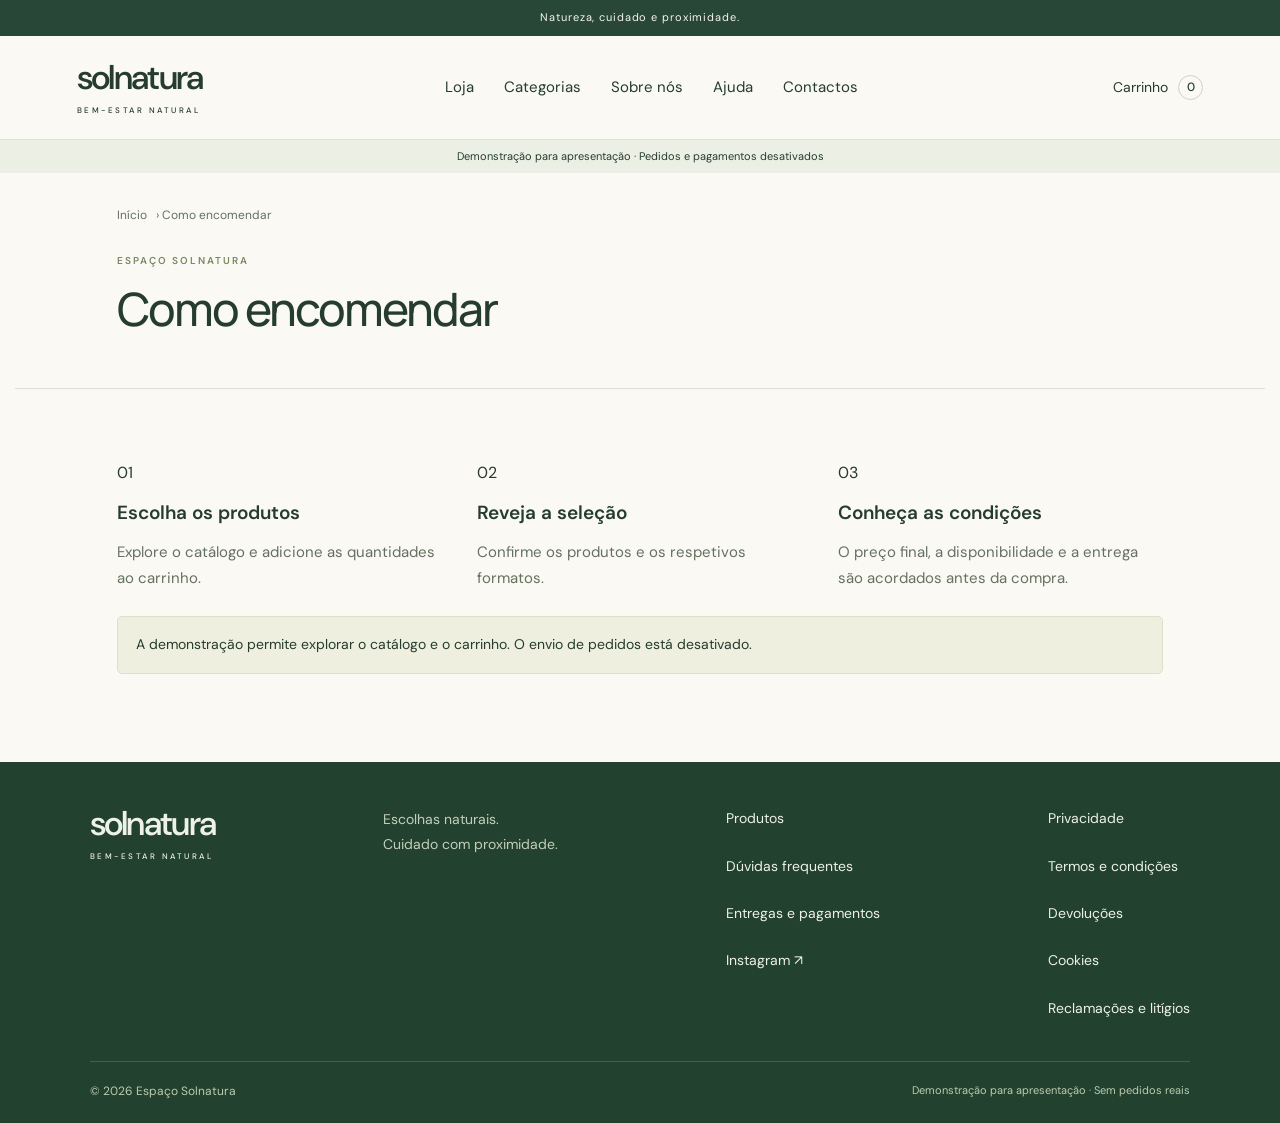
<file: docs/como-encomendar.html>
<!doctype html><html lang="pt-PT"><head><meta charset="utf-8"><meta name="viewport" content="width=device-width,initial-scale=1"><meta name="robots" content="noindex,nofollow"><meta name="description" content="Demonstração da loja online Solnatura. Chás, suplementos e cuidados do corpo."><title>Como encomendar | Solnatura</title><link rel="icon" href="icon.svg"><link rel="stylesheet" href="styles.css"><style>[hidden]{display:none!important}.demo-label{font-size:11px;text-align:center;padding:8px;background:#ecefe4}.product-image{display:block}.product-grid{margin-top:25px}.demo-page .section{max-width:1250px;margin:auto}.category-card h3{padding:20px}.legal-page{max-width:1000px}.product-information-note a{text-decoration:underline}</style></head><body class="demo-page"><a class="skip" href="#conteudo">Saltar para o conteúdo</a><div class="announcement">Natureza, cuidado e proximidade.</div><header><a class="brand" href="index.html"><span>solnatura<small>BEM-ESTAR NATURAL</small></span></a><nav aria-label="Navegação principal"><a href="loja.html">Loja</a><a href="categorias.html">Categorias</a><a href="sobre.html">Sobre nós</a><a href="ajuda.html">Ajuda</a><a href="contactos.html">Contactos</a></nav><a class="cart-button" href="carrinho.html">Carrinho <b id="cart-count">0</b></a></header><div class="demo-label">Demonstração para apresentação · Pedidos e pagamentos desativados</div><main id="conteudo"><section class="page-heading section"><div class="breadcrumbs"><a href="index.html">Início</a> › Como encomendar</div><div class="eyebrow">ESPAÇO SOLNATURA</div><h1>Como encomendar</h1></section><section class="section"><div class="steps"><article><span>01</span><h3>Escolha os produtos</h3><p>Explore o catálogo e adicione as quantidades ao carrinho.</p></article><article><span>02</span><h3>Reveja a seleção</h3><p>Confirme os produtos e os respetivos formatos.</p></article><article><span>03</span><h3>Conheça as condições</h3><p>O preço final, a disponibilidade e a entrega são acordados antes da compra.</p></article></div><p class="notice">A demonstração permite explorar o catálogo e o carrinho. O envio de pedidos está desativado.</p></section></main><footer><div class="footer-main"><a class="brand" href="index.html"><span>solnatura<small>BEM-ESTAR NATURAL</small></span></a><p>Escolhas naturais.<br>Cuidado com proximidade.</p><div><a href="loja.html">Produtos</a><a href="ajuda.html">Dúvidas frequentes</a><a href="entregas-e-pagamentos.html">Entregas e pagamentos</a><a href="https://www.instagram.com/espaco_solnatura/" target="_blank" rel="noreferrer">Instagram ↗</a></div><div><a href="privacidade.html">Privacidade</a><a href="condicoes.html">Termos e condições</a><a href="devolucoes.html">Devoluções</a><a href="cookies.html">Cookies</a><a href="reclamacoes.html">Reclamações e litígios</a></div></div><div class="footer-bottom"><small>© 2026 Espaço Solnatura</small><span>Demonstração para apresentação · Sem pedidos reais</span></div></footer><script>const products=[{"id":"cc4df1d6-1a9a-49ab-a463-b979ffce9bfa","name":"Chá de Quebra Pedra","category":"Chás e infusões","price":0,"priceOnRequest":true,"image":"./images/catalogue/cha-de-quebra-pedra.webp","sourceUrl":"https://www.instagram.com/espaco_solnatura/p/DXfZm6NiDKc/","importKey":"instagram:cha-de-quebra-pedra","description":"Chá de Quebra Pedra divulgado pela Solnatura. Consulte a loja para confirmar o formato, o preço e a disponibilidade.","brand":"","size":"","ingredients":"","usage":"","precautions":"Confirme com a loja a composição, as instruções e as informações do rótulo antes de utilizar.","stock":null,"active":true,"featured":false,"deleted":false},{"id":"d0d15ec1-7b18-4965-a7da-bb73a0dd95f8","name":"Chá de Barbas de Milho","category":"Chás e infusões","price":0,"priceOnRequest":true,"image":"./images/catalogue/cha-de-barbas-de-milho.webp","sourceUrl":"https://www.instagram.com/p/DXfZm6NiDKc/","importKey":"instagram:cha-de-barbas-de-milho","description":"Chá de Barbas de Milho divulgado pela Solnatura. Consulte a loja para confirmar o formato, o preço e a disponibilidade.","brand":"","size":"","ingredients":"","usage":"","precautions":"Confirme com a loja a composição, as instruções e as informações do rótulo antes de utilizar.","stock":null,"active":true,"featured":false,"deleted":false},{"id":"3f4c57a5-010f-42b6-b406-34a9b2b3e4d6","name":"Chá de Pau D’Arco","category":"Chás e infusões","price":0,"priceOnRequest":true,"image":"./images/catalogue/cha-de-pau-darco.webp","sourceUrl":"https://www.instagram.com/p/DXfZm6NiDKc/","importKey":"instagram:cha-de-pau-darco","description":"Chá de Pau D’Arco divulgado pela Solnatura. Consulte a loja para confirmar o formato, o preço e a disponibilidade.","brand":"","size":"","ingredients":"","usage":"","precautions":"Confirme com a loja a composição, as instruções e as informações do rótulo antes de utilizar.","stock":null,"active":true,"featured":false,"deleted":false},{"id":"bccdba74-a4f6-40e4-b9a2-5b2aca70d81a","name":"Chá de Borututu","category":"Chás e infusões","price":0,"priceOnRequest":true,"image":"./images/catalogue/cha-de-borututu.webp","sourceUrl":"https://www.instagram.com/p/DXfZm6NiDKc/","importKey":"instagram:cha-de-borututu","description":"Chá de Borututu divulgado pela Solnatura. Consulte a loja para confirmar o formato, o preço e a disponibilidade.","brand":"","size":"","ingredients":"","usage":"","precautions":"Confirme com a loja a composição, as instruções e as informações do rótulo antes de utilizar.","stock":null,"active":true,"featured":false,"deleted":false},{"id":"9e22a83a-f3ea-4a0c-b3ba-c69bb9d700f1","name":"Chá de Arruda","category":"Chás e infusões","price":0,"priceOnRequest":true,"image":"./images/catalogue/cha-de-arruda.webp","sourceUrl":"https://www.instagram.com/p/DXfZm6NiDKc/","importKey":"instagram:cha-de-arruda","description":"Chá de Arruda divulgado pela Solnatura. Consulte a loja para confirmar o formato, o preço e a disponibilidade.","brand":"","size":"","ingredients":"","usage":"","precautions":"Confirme com a loja a composição, as instruções e as informações do rótulo antes de utilizar.","stock":null,"active":true,"featured":false,"deleted":false},{"id":"2a2e49b1-bac5-4e2f-a5f7-56415f5bf1c5","name":"Chá de Sene Folículos","category":"Chás e infusões","price":0,"priceOnRequest":true,"image":"./images/catalogue/cha-de-sene-foliculos.webp","sourceUrl":"https://www.instagram.com/p/DXfZm6NiDKc/","importKey":"instagram:cha-de-sene-foliculos","description":"Chá de Sene Folículos divulgado pela Solnatura. Consulte a loja para confirmar o formato, o preço e a disponibilidade.","brand":"","size":"","ingredients":"","usage":"","precautions":"Confirme com a loja a composição, as instruções e as informações do rótulo antes de utilizar.","stock":null,"active":true,"featured":false,"deleted":false},{"id":"9bca5e8f-6048-4eaa-b538-0afbc6870e91","name":"Chá Verde","category":"Chás e infusões","price":0,"priceOnRequest":true,"image":"./images/catalogue/cha-verde.webp","sourceUrl":"https://www.instagram.com/espaco_solnatura/p/DXfYySNiH4w/","importKey":"instagram:cha-verde","description":"Chá Verde divulgado pela Solnatura. Consulte a loja para confirmar o formato, o preço e a disponibilidade.","brand":"","size":"","ingredients":"","usage":"","precautions":"Confirme com a loja a composição, as instruções e as informações do rótulo antes de utilizar.","stock":null,"active":true,"featured":false,"deleted":false},{"id":"b300151e-7d46-421d-b89d-877f481df6c4","name":"Chá Preto","category":"Chás e infusões","price":0,"priceOnRequest":true,"image":"./images/catalogue/cha-preto.webp","sourceUrl":"https://www.instagram.com/espaco_solnatura/p/DXfYySNiH4w/","importKey":"instagram:cha-preto","description":"Chá Preto divulgado pela Solnatura. Consulte a loja para confirmar o formato, o preço e a disponibilidade.","brand":"","size":"","ingredients":"","usage":"","precautions":"Confirme com a loja a composição, as instruções e as informações do rótulo antes de utilizar.","stock":null,"active":true,"featured":false,"deleted":false},{"id":"ffdcb19d-3829-4b44-afb5-cc44a7a7c49b","name":"Chá Vermelho","category":"Chás e infusões","price":0,"priceOnRequest":true,"image":"./images/catalogue/cha-vermelho.webp","sourceUrl":"https://www.instagram.com/espaco_solnatura/p/DXfYySNiH4w/","importKey":"instagram:cha-vermelho","description":"Chá Vermelho divulgado pela Solnatura. Consulte a loja para confirmar o formato, o preço e a disponibilidade.","brand":"","size":"","ingredients":"","usage":"","precautions":"Confirme com a loja a composição, as instruções e as informações do rótulo antes de utilizar.","stock":null,"active":true,"featured":false,"deleted":false},{"id":"26b72b2d-bfd8-451b-a00d-6fad23da2060","name":"Chá Branco","category":"Chás e infusões","price":0,"priceOnRequest":true,"image":"./images/catalogue/cha-branco.webp","sourceUrl":"https://www.instagram.com/espaco_solnatura/p/DXfYySNiH4w/","importKey":"instagram:cha-branco","description":"Chá Branco divulgado pela Solnatura. Consulte a loja para confirmar o formato, o preço e a disponibilidade.","brand":"","size":"","ingredients":"","usage":"","precautions":"Confirme com a loja a composição, as instruções e as informações do rótulo antes de utilizar.","stock":null,"active":true,"featured":false,"deleted":false},{"id":"2287c78c-6f1c-495b-91b3-94a36c6c172e","name":"Chá de Canela","category":"Chás e infusões","price":0,"priceOnRequest":true,"image":"./images/catalogue/cha-de-canela.webp","sourceUrl":"https://www.instagram.com/espaco_solnatura/p/DXfYySNiH4w/","importKey":"instagram:cha-de-canela","description":"Chá de Canela divulgado pela Solnatura. Consulte a loja para confirmar o formato, o preço e a disponibilidade.","brand":"","size":"","ingredients":"","usage":"","precautions":"Confirme com a loja a composição, as instruções e as informações do rótulo antes de utilizar.","stock":null,"active":true,"featured":false,"deleted":false},{"id":"402de1ce-7049-4adb-bdb8-561431444a13","name":"Chá de Cavalinha","category":"Chás e infusões","price":0,"priceOnRequest":true,"image":"./images/catalogue/cha-de-cavalinha.webp","sourceUrl":"https://www.instagram.com/espaco_solnatura/p/DXfYySNiH4w/","importKey":"instagram:cha-de-cavalinha","description":"Chá de Cavalinha divulgado pela Solnatura. Consulte a loja para confirmar o formato, o preço e a disponibilidade.","brand":"","size":"","ingredients":"","usage":"","precautions":"Confirme com a loja a composição, as instruções e as informações do rótulo antes de utilizar.","stock":null,"active":true,"featured":false,"deleted":false},{"id":"5b29feff-b20b-44a3-825b-ae4c50184585","name":"Chá de Camomila","category":"Chás e infusões","price":0,"priceOnRequest":true,"image":"./images/catalogue/cha-de-camomila.webp","sourceUrl":"https://www.instagram.com/espaco_solnatura/p/DXe11ZmCC4v/","importKey":"instagram:cha-de-camomila","description":"Chá de Camomila divulgado pela Solnatura. Consulte a loja para confirmar o formato, o preço e a disponibilidade.","brand":"","size":"","ingredients":"","usage":"","precautions":"Confirme com a loja a composição, as instruções e as informações do rótulo antes de utilizar.","stock":null,"active":true,"featured":false,"deleted":false},{"id":"342af56e-6b55-451c-a97a-956591a18029","name":"Chá de Cidreira","category":"Chás e infusões","price":0,"priceOnRequest":true,"image":"./images/catalogue/cha-de-cidreira.webp","sourceUrl":"https://www.instagram.com/espaco_solnatura/p/DXe11ZmCC4v/","importKey":"instagram:cha-de-cidreira","description":"Chá de Cidreira divulgado pela Solnatura. Consulte a loja para confirmar o formato, o preço e a disponibilidade.","brand":"","size":"","ingredients":"","usage":"","precautions":"Confirme com a loja a composição, as instruções e as informações do rótulo antes de utilizar.","stock":null,"active":true,"featured":false,"deleted":false},{"id":"ef8a16e1-db2d-4bca-b557-d813a36fdd5e","name":"Chá de Tília","category":"Chás e infusões","price":0,"priceOnRequest":true,"image":"./images/catalogue/cha-de-tilia.webp","sourceUrl":"https://www.instagram.com/espaco_solnatura/p/DXe11ZmCC4v/","importKey":"instagram:cha-de-tilia","description":"Chá de Tília divulgado pela Solnatura. Consulte a loja para confirmar o formato, o preço e a disponibilidade.","brand":"","size":"","ingredients":"","usage":"","precautions":"Confirme com a loja a composição, as instruções e as informações do rótulo antes de utilizar.","stock":null,"active":true,"featured":false,"deleted":false},{"id":"0b262378-7683-4d8c-a6d3-1085ec354729","name":"Chá de Malvas","category":"Chás e infusões","price":0,"priceOnRequest":true,"image":"./images/catalogue/cha-de-malvas.webp","sourceUrl":"https://www.instagram.com/espaco_solnatura/p/DXe11ZmCC4v/","importKey":"instagram:cha-de-malvas","description":"Chá de Malvas divulgado pela Solnatura. Consulte a loja para confirmar o formato, o preço e a disponibilidade.","brand":"","size":"","ingredients":"","usage":"","precautions":"Confirme com a loja a composição, as instruções e as informações do rótulo antes de utilizar.","stock":null,"active":true,"featured":false,"deleted":false},{"id":"be852072-178a-49bf-8715-72a2adc4419d","name":"Chá de Príncipe","category":"Chás e infusões","price":0,"priceOnRequest":true,"image":"./images/catalogue/cha-de-principe.webp","sourceUrl":"https://www.instagram.com/espaco_solnatura/p/DXe11ZmCC4v/","importKey":"instagram:cha-de-principe","description":"Chá de Príncipe divulgado pela Solnatura. Consulte a loja para confirmar o formato, o preço e a disponibilidade.","brand":"","size":"","ingredients":"","usage":"","precautions":"Confirme com a loja a composição, as instruções e as informações do rótulo antes de utilizar.","stock":null,"active":true,"featured":false,"deleted":false},{"id":"cb29d64b-03e6-43c9-b787-bf4c3f9075db","name":"Chá de Funcho","category":"Chás e infusões","price":0,"priceOnRequest":true,"image":"./images/catalogue/cha-de-funcho.webp","sourceUrl":"https://www.instagram.com/espaco_solnatura/p/DXe0b1DiOyD/","importKey":"instagram:cha-de-funcho","description":"Chá de Funcho divulgado pela Solnatura. Consulte a loja para confirmar o formato, o preço e a disponibilidade.","brand":"","size":"","ingredients":"","usage":"","precautions":"Confirme com a loja a composição, as instruções e as informações do rótulo antes de utilizar.","stock":null,"active":true,"featured":false,"deleted":false},{"id":"342f60db-3c1a-4e2a-b0fe-5f45c7e00e11","name":"Chá de Hortelã & Pimenta","category":"Chás e infusões","price":0,"priceOnRequest":true,"image":"./images/catalogue/cha-de-hortela-pimenta.webp","sourceUrl":"https://www.instagram.com/espaco_solnatura/p/DXe0b1DiOyD/","importKey":"instagram:cha-de-hortela-pimenta","description":"Chá de Hortelã & Pimenta divulgado pela Solnatura. Consulte a loja para confirmar o formato, o preço e a disponibilidade.","brand":"","size":"","ingredients":"","usage":"","precautions":"Confirme com a loja a composição, as instruções e as informações do rótulo antes de utilizar.","stock":null,"active":true,"featured":false,"deleted":false},{"id":"0b285063-3c7b-4363-896c-12f56573c83d","name":"Chá de Espinheira-Santa","category":"Chás e infusões","price":0,"priceOnRequest":true,"image":"./images/catalogue/cha-de-espinheira-santa.webp","sourceUrl":"https://www.instagram.com/espaco_solnatura/p/DXe0b1DiOyD/","importKey":"instagram:cha-de-espinheira-santa","description":"Chá de Espinheira-Santa divulgado pela Solnatura. Consulte a loja para confirmar o formato, o preço e a disponibilidade.","brand":"","size":"","ingredients":"","usage":"","precautions":"Confirme com a loja a composição, as instruções e as informações do rótulo antes de utilizar.","stock":null,"active":true,"featured":false,"deleted":false},{"id":"7de16ed8-875d-48aa-80ba-9fc40cfe4ac2","name":"Chá de Anis Estrelado","category":"Chás e infusões","price":0,"priceOnRequest":true,"image":"./images/catalogue/cha-de-anis-estrelado.webp","sourceUrl":"https://www.instagram.com/espaco_solnatura/p/DXe0b1DiOyD/","importKey":"instagram:cha-de-anis-estrelado","description":"Chá de Anis Estrelado divulgado pela Solnatura. Consulte a loja para confirmar o formato, o preço e a disponibilidade.","brand":"","size":"","ingredients":"","usage":"","precautions":"Confirme com a loja a composição, as instruções e as informações do rótulo antes de utilizar.","stock":null,"active":true,"featured":false,"deleted":false},{"id":"93b48ccb-ea01-4f54-a3dc-51f58173a261","name":"Chá de Carqueja","category":"Chás e infusões","price":0,"priceOnRequest":true,"image":"./images/catalogue/cha-de-carqueja.webp","sourceUrl":"https://www.instagram.com/espaco_solnatura/p/DXe0b1DiOyD/","importKey":"instagram:cha-de-carqueja","description":"Chá de Carqueja divulgado pela Solnatura. Consulte a loja para confirmar o formato, o preço e a disponibilidade.","brand":"","size":"","ingredients":"","usage":"","precautions":"Confirme com a loja a composição, as instruções e as informações do rótulo antes de utilizar.","stock":null,"active":true,"featured":false,"deleted":false},{"id":"0eed4170-2b9c-46de-8947-3c82a2a79549","name":"Chá de Dente de Leão","category":"Chás e infusões","price":0,"priceOnRequest":true,"image":"./images/catalogue/cha-de-dente-de-leao.webp","sourceUrl":"https://www.instagram.com/espaco_solnatura/p/DXe0b1DiOyD/","importKey":"instagram:cha-de-dente-de-leao","description":"Chá de Dente de Leão divulgado pela Solnatura. Consulte a loja para confirmar o formato, o preço e a disponibilidade.","brand":"","size":"","ingredients":"","usage":"","precautions":"Confirme com a loja a composição, as instruções e as informações do rótulo antes de utilizar.","stock":null,"active":true,"featured":false,"deleted":false},{"id":"c486e111-497a-49cb-a52c-c55726bf216f","name":"Magic Skyn","category":"Suplementos","price":0,"priceOnRequest":true,"image":"./images/catalogue/magic-skyn.webp","sourceUrl":"https://www.instagram.com/espaco_solnatura/p/DX9wW8XIFeN/","importKey":"instagram:magic-skyn","description":"Suplemento alimentar apresentado pela Solnatura, com colagénio e ácido hialurónico. Confirme a composição completa e as condições de utilização com a loja.","brand":"","size":"30 ampolas bebíveis de 10 ml","ingredients":"","usage":"","precautions":"Confirme com a loja a composição, as instruções e as informações do rótulo antes de utilizar.","stock":null,"active":true,"featured":false,"deleted":false},{"id":"6b5acb93-f47c-400e-a8c0-70fc0bdb0ef2","name":"Vinagre de Sidra — Clínica do Peso","category":"Suplementos","price":0,"priceOnRequest":true,"image":"./images/catalogue/vinagre-de-sidra-clinica-do-peso.webp","sourceUrl":"https://www.instagram.com/espaco_solnatura/p/DXuDM7OiBca/","importKey":"instagram:vinagre-de-sidra-clinica-do-peso","description":"Suplemento alimentar de vinagre de sidra da linha Clínica do Peso, apresentado no Instagram da Solnatura. Composição completa e utilização a confirmar com a loja.","brand":"","size":"60 cápsulas","ingredients":"","usage":"","precautions":"Confirme com a loja a composição, as instruções e as informações do rótulo antes de utilizar.","stock":null,"active":true,"featured":false,"deleted":false},{"id":"d9017083-cbb9-4cea-aa22-d3e6f8e0a499","name":"Rheuma Fieta","category":"Suplementos","price":0,"priceOnRequest":true,"image":"./images/catalogue/rheuma-fieta.webp","sourceUrl":"https://www.instagram.com/espaco_solnatura/p/DXsTCjiCDEK/","importKey":"instagram:rheuma-fieta","description":"Suplemento alimentar Rheuma Fieta apresentado pela Solnatura. Contacte a loja para confirmar o formato e a informação completa do rótulo.","brand":"","size":"","ingredients":"","usage":"","precautions":"Confirme com a loja a composição, as instruções e as informações do rótulo antes de utilizar.","stock":null,"active":true,"featured":false,"deleted":false},{"id":"163d617a-1633-475e-98a9-a24fa18dc8cd","name":"Biolimão Gold 3 em 1","category":"Suplementos","price":0,"priceOnRequest":true,"image":"./images/catalogue/biolimao-gold-3-em-1.webp","sourceUrl":"https://www.instagram.com/espaco_solnatura/p/DXrbeOBCMPE/","importKey":"instagram:biolimao-gold-3-em-1","description":"Suplemento alimentar Biolimão Gold 3 em 1, divulgado pela Solnatura. Consulte a loja para confirmar a composição e as indicações do fabricante.","brand":"","size":"60 comprimidos","ingredients":"","usage":"","precautions":"Confirme com a loja a composição, as instruções e as informações do rótulo antes de utilizar.","stock":null,"active":true,"featured":false,"deleted":false},{"id":"fb15dd9f-29f7-4511-b8dc-d59ef05f1500","name":"OptiFemme","category":"Suplementos","price":0,"priceOnRequest":true,"image":"./images/catalogue/optifemme.webp","sourceUrl":"https://www.instagram.com/espaco_solnatura/p/DXrTGRbiKqp/","importKey":"instagram:optifemme","description":"Suplemento alimentar OptiFemme divulgado pela Solnatura. Confirme a composição completa, o formato e a utilização antes de encomendar.","brand":"","size":"","ingredients":"","usage":"","precautions":"Confirme com a loja a composição, as instruções e as informações do rótulo antes de utilizar.","stock":null,"active":true,"featured":false,"deleted":false},{"id":"4a4ed840-f4fc-4d4e-966d-a4a4d0c2b5de","name":"Procerebro Forte","category":"Suplementos","price":0,"priceOnRequest":true,"image":"./images/catalogue/procerebro-forte.webp","sourceUrl":"https://www.instagram.com/espaco_solnatura/p/DXpt4_aiGJN/","importKey":"instagram:procerebro-forte","description":"Suplemento alimentar Procerebro Forte apresentado no Instagram da Solnatura. Formato e informação completa do fabricante a confirmar com a loja.","brand":"","size":"","ingredients":"","usage":"","precautions":"Confirme com a loja a composição, as instruções e as informações do rótulo antes de utilizar.","stock":null,"active":true,"featured":false,"deleted":false},{"id":"47aef771-5bce-4972-b08d-b0fb46e75fd7","name":"Savlon","category":"Suplementos","price":0,"priceOnRequest":true,"image":"./images/catalogue/savlon.webp","sourceUrl":"https://www.instagram.com/espaco_solnatura/p/DXpoAgBiOBq/","importKey":"instagram:savlon","description":"Suplemento alimentar Savlon, com diosmina e hesperidina, apresentado pela Solnatura. Confirme a composição completa e a utilização com a loja.","brand":"","size":"60 comprimidos","ingredients":"","usage":"","precautions":"Confirme com a loja a composição, as instruções e as informações do rótulo antes de utilizar.","stock":null,"active":true,"featured":false,"deleted":false},{"id":"b84f1099-dcd2-46ac-bdd7-611773f756e9","name":"Melatonina Rapid 1,9 mg","category":"Suplementos","price":0,"priceOnRequest":true,"image":"./images/catalogue/melatonina-rapid-1-9-mg.webp","sourceUrl":"https://www.instagram.com/espaco_solnatura/p/DXpJUt_iMIO/","importKey":"instagram:melatonina-rapid-1-9-mg","description":"Suplemento alimentar de melatonina, apresentado em comprimidos mastigáveis. Consulte a loja para confirmar a informação completa do rótulo.","brand":"","size":"40 comprimidos mastigáveis","ingredients":"","usage":"","precautions":"Confirme com a loja a composição, as instruções e as informações do rótulo antes de utilizar.","stock":null,"active":true,"featured":false,"deleted":false},{"id":"86d1ac1c-ce21-43c7-93a3-9cac222bc51e","name":"Seca Barriga — Gengibre e Garcínia","category":"Suplementos","price":0,"priceOnRequest":true,"image":"./images/catalogue/seca-barriga-gengibre-e-garcinia.webp","sourceUrl":"https://www.instagram.com/espaco_solnatura/p/DXpIbxkiPna/","importKey":"instagram:seca-barriga-gengibre-e-garcinia","description":"Suplemento alimentar Seca Barriga, apresentado pela Solnatura com gengibre e garcínia. Confirme a composição completa e as condições de utilização com a loja.","brand":"","size":"500 ml","ingredients":"","usage":"","precautions":"Confirme com a loja a composição, as instruções e as informações do rótulo antes de utilizar.","stock":null,"active":true,"featured":false,"deleted":false},{"id":"f3ac5637-9c2f-46df-9c4c-dd627c3afb4e","name":"B12 Energy Active","category":"Suplementos","price":0,"priceOnRequest":true,"image":"./images/catalogue/b12-energy-active.webp","sourceUrl":"https://www.instagram.com/espaco_solnatura/p/DXmF9XKiD6a/","importKey":"instagram:b12-energy-active","description":"Suplemento alimentar de vitamina B12 apresentado pela Solnatura. Informação completa do fabricante e utilização a confirmar com a loja.","brand":"","size":"30 comprimidos mastigáveis","ingredients":"","usage":"","precautions":"Confirme com a loja a composição, as instruções e as informações do rótulo antes de utilizar.","stock":null,"active":true,"featured":false,"deleted":false},{"id":"75ead70b-8237-4e34-b9f1-16a6d2e45dde","name":"Beterraba Forte","category":"Suplementos","price":0,"priceOnRequest":true,"image":"./images/catalogue/beterraba-forte.webp","sourceUrl":"https://www.instagram.com/espaco_solnatura/p/DXl4_NtCIiP/","importKey":"instagram:beterraba-forte","description":"Suplemento alimentar Beterraba Forte divulgado pela Solnatura. Consulte a loja para confirmar a composição, o formato e as instruções do fabricante.","brand":"","size":"500 ml","ingredients":"","usage":"","precautions":"Confirme com a loja a composição, as instruções e as informações do rótulo antes de utilizar.","stock":null,"active":true,"featured":false,"deleted":false},{"id":"0f203eee-dbea-4eea-b889-30372304b24d","name":"Colina + Arroz Vermelho","category":"Suplementos","price":0,"priceOnRequest":true,"image":"./images/catalogue/colina-arroz-vermelho.webp","sourceUrl":"https://www.instagram.com/espaco_solnatura/p/DXkU8XNiNce/","importKey":"instagram:colina-arroz-vermelho","description":"Suplemento alimentar de colina e arroz vermelho apresentado pela Solnatura. Confirme a composição completa e as informações do rótulo antes de utilizar.","brand":"","size":"60 cápsulas","ingredients":"","usage":"","precautions":"Confirme com a loja a composição, as instruções e as informações do rótulo antes de utilizar.","stock":null,"active":true,"featured":false,"deleted":false},{"id":"a43c1f8b-bcc5-495e-8d20-db08d6c6d2c3","name":"Bálsamo de Cavalo — Quente e Frio","category":"Cuidados do corpo","price":0,"priceOnRequest":true,"image":"./images/catalogue/balsamo-de-cavalo-quente-e-frio.webp","sourceUrl":"https://www.instagram.com/espaco_solnatura/p/DXiRM8oCC-T/","importKey":"instagram:balsamo-de-cavalo-quente-e-frio","description":"Bálsamo de utilização externa divulgado pela Solnatura nas versões de efeito quente e frio. Confirme com a loja qual a versão e o formato pretendidos.","brand":"","size":"","ingredients":"","usage":"","precautions":"Confirme com a loja a composição, as instruções e as informações do rótulo antes de utilizar.","stock":null,"active":true,"featured":false,"deleted":false}];let cart=[];try{cart=JSON.parse(localStorage.getItem('solnatura-demo-cart')||'[]').filter(x=>products.some(p=>p.id===x.id)&&Number.isInteger(x.qty)&&x.qty>0&&x.qty<=99)}catch{};const save=()=>{localStorage.setItem('solnatura-demo-cart',JSON.stringify(cart));document.querySelector('#cart-count').textContent=cart.reduce((a,x)=>a+x.qty,0)};save();document.addEventListener('click',e=>{const add=e.target.closest('[data-add]');if(add){const id=add.dataset.add,x=cart.find(x=>x.id===id);if(x)x.qty=Math.min(99,x.qty+1);else cart.push({id,qty:1});save();add.textContent='Adicionado ✓'}const remove=e.target.closest('[data-remove]');if(remove){cart=cart.filter(x=>x.id!==remove.dataset.remove);save();renderCart()}});const money='Preço sob consulta';function renderCart(){const box=document.querySelector('#cart-items');if(!box)return;box.replaceChildren();if(!cart.length){box.innerHTML='<div class="empty"><h2>O seu carrinho está vazio.</h2><a class="primary" href="loja.html">Ver produtos</a></div>';return}cart.forEach(x=>{const p=products.find(p=>p.id===x.id),row=document.createElement('div');row.className='cart-item';const img=document.createElement('img');img.src=p.image;img.alt=p.name;const desc=document.createElement('div');const name=document.createElement('b');name.textContent=p.name;const q=document.createElement('p');q.textContent=x.qty+' × '+money;desc.append(name,q);const remove=document.createElement('button');remove.className='outline';remove.dataset.remove=p.id;remove.textContent='Retirar';row.append(img,desc,remove);box.append(row)});const note=document.createElement('p');note.className='notice';note.textContent='Esta é uma demonstração para apresentação. Os pedidos e pagamentos não estão ativos.';box.append(note)}renderCart();const search=document.querySelector('#search');function filter(){const term=(search?.value||'').toLocaleLowerCase('pt-PT');const cat=document.querySelector('#category')?.value||'';document.querySelectorAll('[data-product]').forEach(el=>{el.hidden=!el.dataset.name.includes(term)||(cat&&el.dataset.category!==cat)})}search?.addEventListener('input',filter);document.querySelector('#category')?.addEventListener('change',filter);const detail=document.querySelector('#product-detail');if(detail){const p=products.find(p=>p.id===new URLSearchParams(location.search).get('id'));if(!p)detail.innerHTML='<h1>Produto não encontrado.</h1>';else{document.title=p.name+' | Solnatura';document.querySelector('#detail-img').src=p.image;document.querySelector('#detail-img').alt=p.name;document.querySelector('#detail-name').textContent=p.name;document.querySelector('#detail-category').textContent=p.category;document.querySelector('#detail-description').textContent=p.description;document.querySelector('#detail-size').textContent=p.size||'';document.querySelector('#detail-add').dataset.add=p.id;document.querySelector('#detail-note').textContent=p.category==='Chás e infusões'?'Imagem ilustrativa da infusão. Não representa a embalagem de venda.':'Imagem tratada a partir da publicação do produto. Confirme o formato e a rotulagem antes da compra.';}}</script></body></html>
</file>
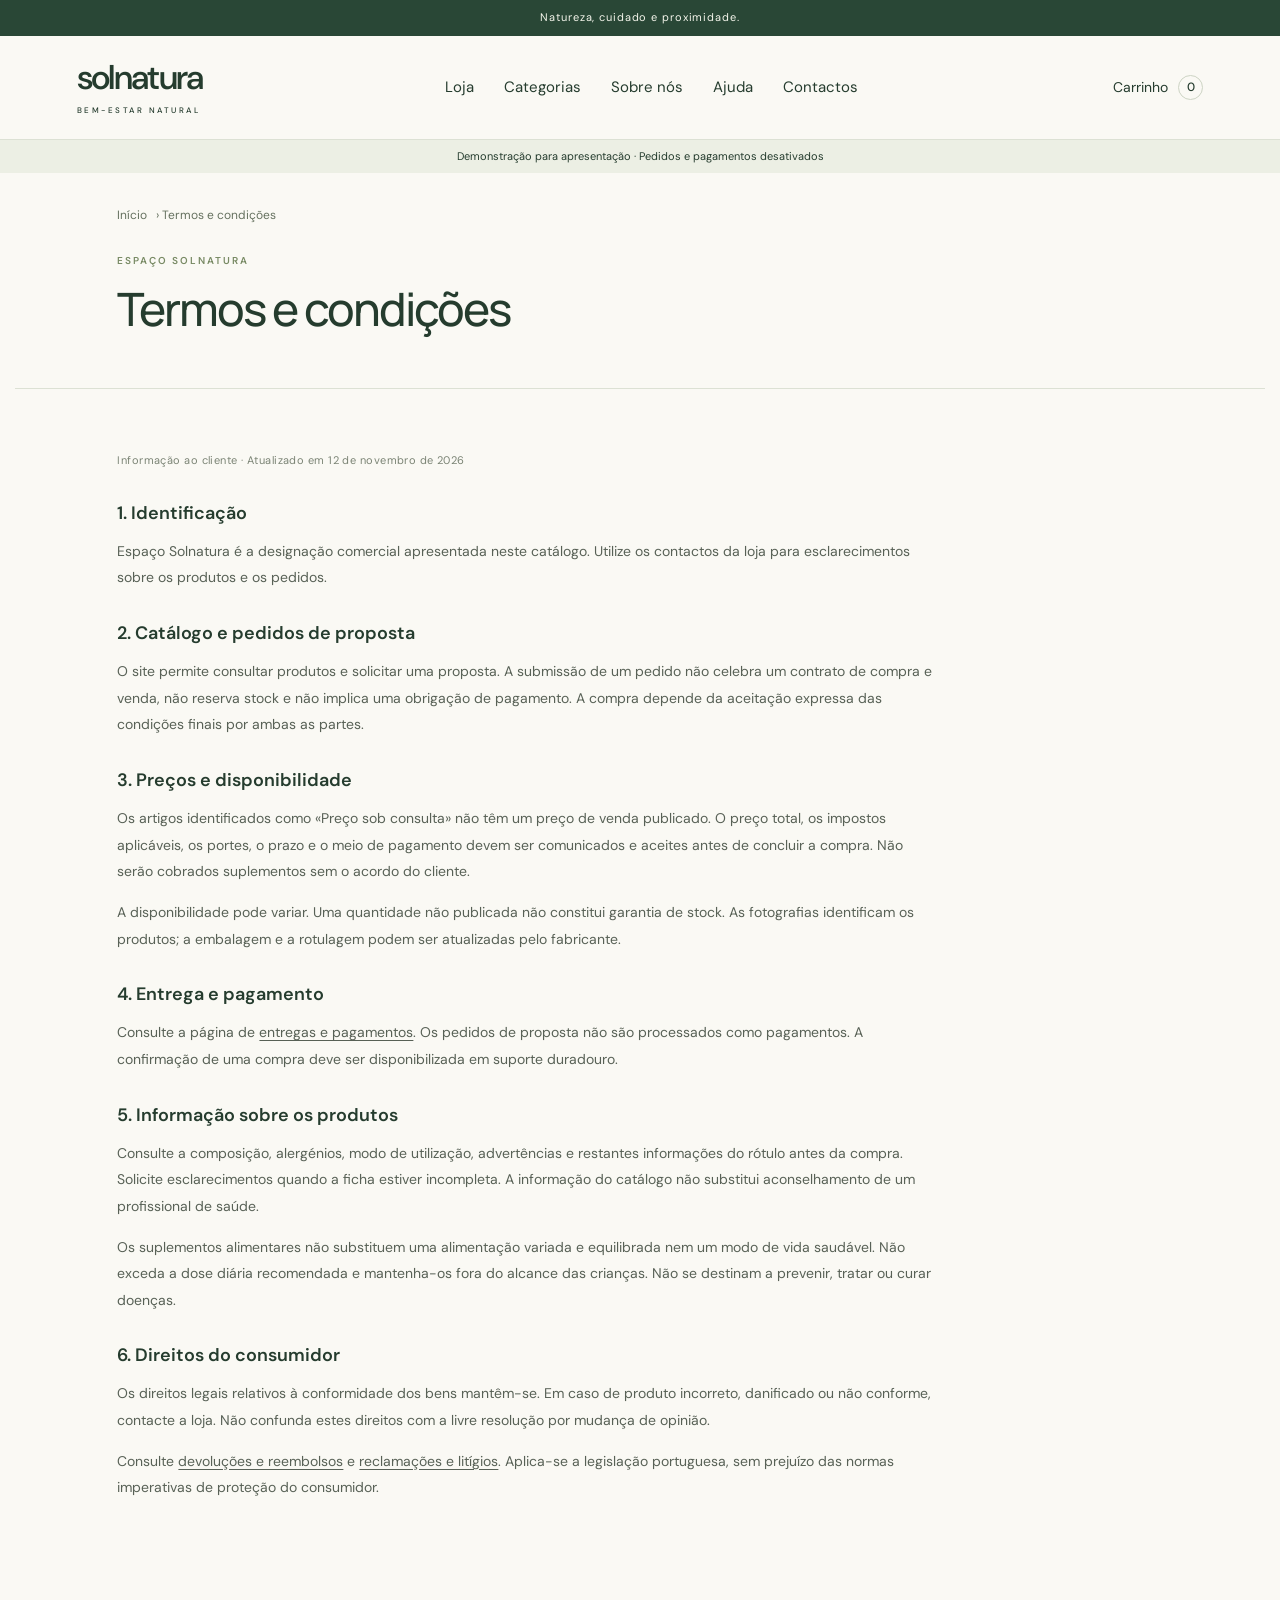
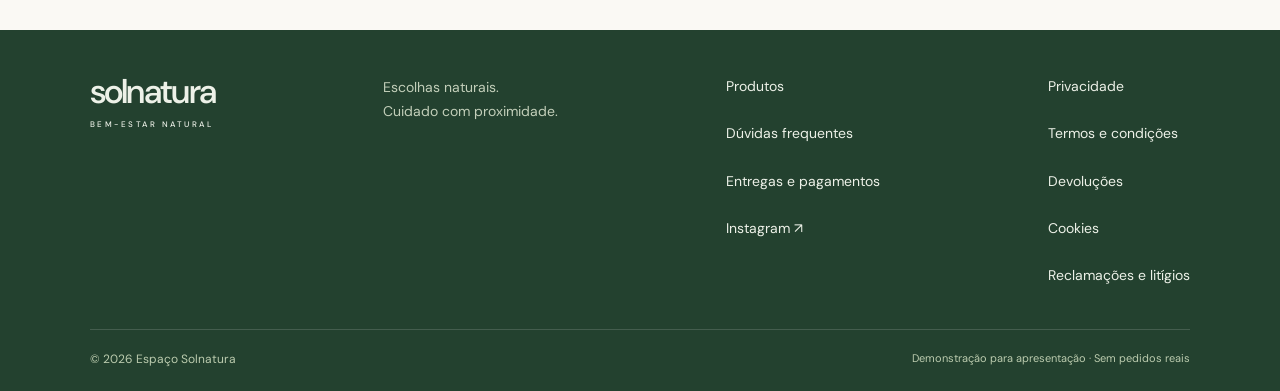
<file: docs/condicoes.html>
<!doctype html><html lang="pt-PT"><head><meta charset="utf-8"><meta name="viewport" content="width=device-width,initial-scale=1"><meta name="robots" content="noindex,nofollow"><meta name="description" content="Demonstração da loja online Solnatura. Chás, suplementos e cuidados do corpo."><title>Termos e condições | Solnatura</title><link rel="icon" href="icon.svg"><link rel="stylesheet" href="styles.css"><style>[hidden]{display:none!important}.demo-label{font-size:11px;text-align:center;padding:8px;background:#ecefe4}.product-image{display:block}.product-grid{margin-top:25px}.demo-page .section{max-width:1250px;margin:auto}.category-card h3{padding:20px}.legal-page{max-width:1000px}.product-information-note a{text-decoration:underline}</style></head><body class="demo-page"><a class="skip" href="#conteudo">Saltar para o conteúdo</a><div class="announcement">Natureza, cuidado e proximidade.</div><header><a class="brand" href="index.html"><span>solnatura<small>BEM-ESTAR NATURAL</small></span></a><nav aria-label="Navegação principal"><a href="loja.html">Loja</a><a href="categorias.html">Categorias</a><a href="sobre.html">Sobre nós</a><a href="ajuda.html">Ajuda</a><a href="contactos.html">Contactos</a></nav><a class="cart-button" href="carrinho.html">Carrinho <b id="cart-count">0</b></a></header><div class="demo-label">Demonstração para apresentação · Pedidos e pagamentos desativados</div><main id="conteudo"><section class="page-heading section"><div class="breadcrumbs"><a href="index.html">Início</a> › Termos e condições</div><div class="eyebrow">ESPAÇO SOLNATURA</div><h1>Termos e condições</h1></section><section class="section legal-page"><div class="legal"><p class="legal-updated">Informação ao cliente · Atualizado em 12 de novembro de 2026</p><h2>Termos e condições</h2><h3>1. Identificação</h3><p>Espaço Solnatura é a designação comercial apresentada neste catálogo. Utilize os contactos da loja para esclarecimentos sobre os produtos e os pedidos.</p><h3>2. Catálogo e pedidos de proposta</h3><p>O site permite consultar produtos e solicitar uma proposta. A submissão de um pedido não celebra um contrato de compra e venda, não reserva stock e não implica uma obrigação de pagamento. A compra depende da aceitação expressa das condições finais por ambas as partes.</p><h3>3. Preços e disponibilidade</h3><p>Os artigos identificados como «Preço sob consulta» não têm um preço de venda publicado. O preço total, os impostos aplicáveis, os portes, o prazo e o meio de pagamento devem ser comunicados e aceites antes de concluir a compra. Não serão cobrados suplementos sem o acordo do cliente.</p><p>A disponibilidade pode variar. Uma quantidade não publicada não constitui garantia de stock. As fotografias identificam os produtos; a embalagem e a rotulagem podem ser atualizadas pelo fabricante.</p><h3>4. Entrega e pagamento</h3><p>Consulte a página de <a href="entregas-e-pagamentos.html">entregas e pagamentos</a>. Os pedidos de proposta não são processados como pagamentos. A confirmação de uma compra deve ser disponibilizada em suporte duradouro.</p><h3>5. Informação sobre os produtos</h3><p>Consulte a composição, alergénios, modo de utilização, advertências e restantes informações do rótulo antes da compra. Solicite esclarecimentos quando a ficha estiver incompleta. A informação do catálogo não substitui aconselhamento de um profissional de saúde.</p><p>Os suplementos alimentares não substituem uma alimentação variada e equilibrada nem um modo de vida saudável. Não exceda a dose diária recomendada e mantenha-os fora do alcance das crianças. Não se destinam a prevenir, tratar ou curar doenças.</p><h3>6. Direitos do consumidor</h3><p>Os direitos legais relativos à conformidade dos bens mantêm-se. Em caso de produto incorreto, danificado ou não conforme, contacte a loja. Não confunda estes direitos com a livre resolução por mudança de opinião.</p><p>Consulte <a href="devolucoes.html">devoluções e reembolsos</a> e <a href="reclamacoes.html">reclamações e litígios</a>. Aplica-se a legislação portuguesa, sem prejuízo das normas imperativas de proteção do consumidor.</p></div></section></main><footer><div class="footer-main"><a class="brand" href="index.html"><span>solnatura<small>BEM-ESTAR NATURAL</small></span></a><p>Escolhas naturais.<br>Cuidado com proximidade.</p><div><a href="loja.html">Produtos</a><a href="ajuda.html">Dúvidas frequentes</a><a href="entregas-e-pagamentos.html">Entregas e pagamentos</a><a href="https://www.instagram.com/espaco_solnatura/" target="_blank" rel="noreferrer">Instagram ↗</a></div><div><a href="privacidade.html">Privacidade</a><a href="condicoes.html">Termos e condições</a><a href="devolucoes.html">Devoluções</a><a href="cookies.html">Cookies</a><a href="reclamacoes.html">Reclamações e litígios</a></div></div><div class="footer-bottom"><small>© 2026 Espaço Solnatura</small><span>Demonstração para apresentação · Sem pedidos reais</span></div></footer><script>const products=[{"id":"cc4df1d6-1a9a-49ab-a463-b979ffce9bfa","name":"Chá de Quebra Pedra","category":"Chás e infusões","price":0,"priceOnRequest":true,"image":"./images/catalogue/cha-de-quebra-pedra.webp","sourceUrl":"https://www.instagram.com/espaco_solnatura/p/DXfZm6NiDKc/","importKey":"instagram:cha-de-quebra-pedra","description":"Chá de Quebra Pedra divulgado pela Solnatura. Consulte a loja para confirmar o formato, o preço e a disponibilidade.","brand":"","size":"","ingredients":"","usage":"","precautions":"Confirme com a loja a composição, as instruções e as informações do rótulo antes de utilizar.","stock":null,"active":true,"featured":false,"deleted":false},{"id":"d0d15ec1-7b18-4965-a7da-bb73a0dd95f8","name":"Chá de Barbas de Milho","category":"Chás e infusões","price":0,"priceOnRequest":true,"image":"./images/catalogue/cha-de-barbas-de-milho.webp","sourceUrl":"https://www.instagram.com/p/DXfZm6NiDKc/","importKey":"instagram:cha-de-barbas-de-milho","description":"Chá de Barbas de Milho divulgado pela Solnatura. Consulte a loja para confirmar o formato, o preço e a disponibilidade.","brand":"","size":"","ingredients":"","usage":"","precautions":"Confirme com a loja a composição, as instruções e as informações do rótulo antes de utilizar.","stock":null,"active":true,"featured":false,"deleted":false},{"id":"3f4c57a5-010f-42b6-b406-34a9b2b3e4d6","name":"Chá de Pau D’Arco","category":"Chás e infusões","price":0,"priceOnRequest":true,"image":"./images/catalogue/cha-de-pau-darco.webp","sourceUrl":"https://www.instagram.com/p/DXfZm6NiDKc/","importKey":"instagram:cha-de-pau-darco","description":"Chá de Pau D’Arco divulgado pela Solnatura. Consulte a loja para confirmar o formato, o preço e a disponibilidade.","brand":"","size":"","ingredients":"","usage":"","precautions":"Confirme com a loja a composição, as instruções e as informações do rótulo antes de utilizar.","stock":null,"active":true,"featured":false,"deleted":false},{"id":"bccdba74-a4f6-40e4-b9a2-5b2aca70d81a","name":"Chá de Borututu","category":"Chás e infusões","price":0,"priceOnRequest":true,"image":"./images/catalogue/cha-de-borututu.webp","sourceUrl":"https://www.instagram.com/p/DXfZm6NiDKc/","importKey":"instagram:cha-de-borututu","description":"Chá de Borututu divulgado pela Solnatura. Consulte a loja para confirmar o formato, o preço e a disponibilidade.","brand":"","size":"","ingredients":"","usage":"","precautions":"Confirme com a loja a composição, as instruções e as informações do rótulo antes de utilizar.","stock":null,"active":true,"featured":false,"deleted":false},{"id":"9e22a83a-f3ea-4a0c-b3ba-c69bb9d700f1","name":"Chá de Arruda","category":"Chás e infusões","price":0,"priceOnRequest":true,"image":"./images/catalogue/cha-de-arruda.webp","sourceUrl":"https://www.instagram.com/p/DXfZm6NiDKc/","importKey":"instagram:cha-de-arruda","description":"Chá de Arruda divulgado pela Solnatura. Consulte a loja para confirmar o formato, o preço e a disponibilidade.","brand":"","size":"","ingredients":"","usage":"","precautions":"Confirme com a loja a composição, as instruções e as informações do rótulo antes de utilizar.","stock":null,"active":true,"featured":false,"deleted":false},{"id":"2a2e49b1-bac5-4e2f-a5f7-56415f5bf1c5","name":"Chá de Sene Folículos","category":"Chás e infusões","price":0,"priceOnRequest":true,"image":"./images/catalogue/cha-de-sene-foliculos.webp","sourceUrl":"https://www.instagram.com/p/DXfZm6NiDKc/","importKey":"instagram:cha-de-sene-foliculos","description":"Chá de Sene Folículos divulgado pela Solnatura. Consulte a loja para confirmar o formato, o preço e a disponibilidade.","brand":"","size":"","ingredients":"","usage":"","precautions":"Confirme com a loja a composição, as instruções e as informações do rótulo antes de utilizar.","stock":null,"active":true,"featured":false,"deleted":false},{"id":"9bca5e8f-6048-4eaa-b538-0afbc6870e91","name":"Chá Verde","category":"Chás e infusões","price":0,"priceOnRequest":true,"image":"./images/catalogue/cha-verde.webp","sourceUrl":"https://www.instagram.com/espaco_solnatura/p/DXfYySNiH4w/","importKey":"instagram:cha-verde","description":"Chá Verde divulgado pela Solnatura. Consulte a loja para confirmar o formato, o preço e a disponibilidade.","brand":"","size":"","ingredients":"","usage":"","precautions":"Confirme com a loja a composição, as instruções e as informações do rótulo antes de utilizar.","stock":null,"active":true,"featured":false,"deleted":false},{"id":"b300151e-7d46-421d-b89d-877f481df6c4","name":"Chá Preto","category":"Chás e infusões","price":0,"priceOnRequest":true,"image":"./images/catalogue/cha-preto.webp","sourceUrl":"https://www.instagram.com/espaco_solnatura/p/DXfYySNiH4w/","importKey":"instagram:cha-preto","description":"Chá Preto divulgado pela Solnatura. Consulte a loja para confirmar o formato, o preço e a disponibilidade.","brand":"","size":"","ingredients":"","usage":"","precautions":"Confirme com a loja a composição, as instruções e as informações do rótulo antes de utilizar.","stock":null,"active":true,"featured":false,"deleted":false},{"id":"ffdcb19d-3829-4b44-afb5-cc44a7a7c49b","name":"Chá Vermelho","category":"Chás e infusões","price":0,"priceOnRequest":true,"image":"./images/catalogue/cha-vermelho.webp","sourceUrl":"https://www.instagram.com/espaco_solnatura/p/DXfYySNiH4w/","importKey":"instagram:cha-vermelho","description":"Chá Vermelho divulgado pela Solnatura. Consulte a loja para confirmar o formato, o preço e a disponibilidade.","brand":"","size":"","ingredients":"","usage":"","precautions":"Confirme com a loja a composição, as instruções e as informações do rótulo antes de utilizar.","stock":null,"active":true,"featured":false,"deleted":false},{"id":"26b72b2d-bfd8-451b-a00d-6fad23da2060","name":"Chá Branco","category":"Chás e infusões","price":0,"priceOnRequest":true,"image":"./images/catalogue/cha-branco.webp","sourceUrl":"https://www.instagram.com/espaco_solnatura/p/DXfYySNiH4w/","importKey":"instagram:cha-branco","description":"Chá Branco divulgado pela Solnatura. Consulte a loja para confirmar o formato, o preço e a disponibilidade.","brand":"","size":"","ingredients":"","usage":"","precautions":"Confirme com a loja a composição, as instruções e as informações do rótulo antes de utilizar.","stock":null,"active":true,"featured":false,"deleted":false},{"id":"2287c78c-6f1c-495b-91b3-94a36c6c172e","name":"Chá de Canela","category":"Chás e infusões","price":0,"priceOnRequest":true,"image":"./images/catalogue/cha-de-canela.webp","sourceUrl":"https://www.instagram.com/espaco_solnatura/p/DXfYySNiH4w/","importKey":"instagram:cha-de-canela","description":"Chá de Canela divulgado pela Solnatura. Consulte a loja para confirmar o formato, o preço e a disponibilidade.","brand":"","size":"","ingredients":"","usage":"","precautions":"Confirme com a loja a composição, as instruções e as informações do rótulo antes de utilizar.","stock":null,"active":true,"featured":false,"deleted":false},{"id":"402de1ce-7049-4adb-bdb8-561431444a13","name":"Chá de Cavalinha","category":"Chás e infusões","price":0,"priceOnRequest":true,"image":"./images/catalogue/cha-de-cavalinha.webp","sourceUrl":"https://www.instagram.com/espaco_solnatura/p/DXfYySNiH4w/","importKey":"instagram:cha-de-cavalinha","description":"Chá de Cavalinha divulgado pela Solnatura. Consulte a loja para confirmar o formato, o preço e a disponibilidade.","brand":"","size":"","ingredients":"","usage":"","precautions":"Confirme com a loja a composição, as instruções e as informações do rótulo antes de utilizar.","stock":null,"active":true,"featured":false,"deleted":false},{"id":"5b29feff-b20b-44a3-825b-ae4c50184585","name":"Chá de Camomila","category":"Chás e infusões","price":0,"priceOnRequest":true,"image":"./images/catalogue/cha-de-camomila.webp","sourceUrl":"https://www.instagram.com/espaco_solnatura/p/DXe11ZmCC4v/","importKey":"instagram:cha-de-camomila","description":"Chá de Camomila divulgado pela Solnatura. Consulte a loja para confirmar o formato, o preço e a disponibilidade.","brand":"","size":"","ingredients":"","usage":"","precautions":"Confirme com a loja a composição, as instruções e as informações do rótulo antes de utilizar.","stock":null,"active":true,"featured":false,"deleted":false},{"id":"342af56e-6b55-451c-a97a-956591a18029","name":"Chá de Cidreira","category":"Chás e infusões","price":0,"priceOnRequest":true,"image":"./images/catalogue/cha-de-cidreira.webp","sourceUrl":"https://www.instagram.com/espaco_solnatura/p/DXe11ZmCC4v/","importKey":"instagram:cha-de-cidreira","description":"Chá de Cidreira divulgado pela Solnatura. Consulte a loja para confirmar o formato, o preço e a disponibilidade.","brand":"","size":"","ingredients":"","usage":"","precautions":"Confirme com a loja a composição, as instruções e as informações do rótulo antes de utilizar.","stock":null,"active":true,"featured":false,"deleted":false},{"id":"ef8a16e1-db2d-4bca-b557-d813a36fdd5e","name":"Chá de Tília","category":"Chás e infusões","price":0,"priceOnRequest":true,"image":"./images/catalogue/cha-de-tilia.webp","sourceUrl":"https://www.instagram.com/espaco_solnatura/p/DXe11ZmCC4v/","importKey":"instagram:cha-de-tilia","description":"Chá de Tília divulgado pela Solnatura. Consulte a loja para confirmar o formato, o preço e a disponibilidade.","brand":"","size":"","ingredients":"","usage":"","precautions":"Confirme com a loja a composição, as instruções e as informações do rótulo antes de utilizar.","stock":null,"active":true,"featured":false,"deleted":false},{"id":"0b262378-7683-4d8c-a6d3-1085ec354729","name":"Chá de Malvas","category":"Chás e infusões","price":0,"priceOnRequest":true,"image":"./images/catalogue/cha-de-malvas.webp","sourceUrl":"https://www.instagram.com/espaco_solnatura/p/DXe11ZmCC4v/","importKey":"instagram:cha-de-malvas","description":"Chá de Malvas divulgado pela Solnatura. Consulte a loja para confirmar o formato, o preço e a disponibilidade.","brand":"","size":"","ingredients":"","usage":"","precautions":"Confirme com a loja a composição, as instruções e as informações do rótulo antes de utilizar.","stock":null,"active":true,"featured":false,"deleted":false},{"id":"be852072-178a-49bf-8715-72a2adc4419d","name":"Chá de Príncipe","category":"Chás e infusões","price":0,"priceOnRequest":true,"image":"./images/catalogue/cha-de-principe.webp","sourceUrl":"https://www.instagram.com/espaco_solnatura/p/DXe11ZmCC4v/","importKey":"instagram:cha-de-principe","description":"Chá de Príncipe divulgado pela Solnatura. Consulte a loja para confirmar o formato, o preço e a disponibilidade.","brand":"","size":"","ingredients":"","usage":"","precautions":"Confirme com a loja a composição, as instruções e as informações do rótulo antes de utilizar.","stock":null,"active":true,"featured":false,"deleted":false},{"id":"cb29d64b-03e6-43c9-b787-bf4c3f9075db","name":"Chá de Funcho","category":"Chás e infusões","price":0,"priceOnRequest":true,"image":"./images/catalogue/cha-de-funcho.webp","sourceUrl":"https://www.instagram.com/espaco_solnatura/p/DXe0b1DiOyD/","importKey":"instagram:cha-de-funcho","description":"Chá de Funcho divulgado pela Solnatura. Consulte a loja para confirmar o formato, o preço e a disponibilidade.","brand":"","size":"","ingredients":"","usage":"","precautions":"Confirme com a loja a composição, as instruções e as informações do rótulo antes de utilizar.","stock":null,"active":true,"featured":false,"deleted":false},{"id":"342f60db-3c1a-4e2a-b0fe-5f45c7e00e11","name":"Chá de Hortelã & Pimenta","category":"Chás e infusões","price":0,"priceOnRequest":true,"image":"./images/catalogue/cha-de-hortela-pimenta.webp","sourceUrl":"https://www.instagram.com/espaco_solnatura/p/DXe0b1DiOyD/","importKey":"instagram:cha-de-hortela-pimenta","description":"Chá de Hortelã & Pimenta divulgado pela Solnatura. Consulte a loja para confirmar o formato, o preço e a disponibilidade.","brand":"","size":"","ingredients":"","usage":"","precautions":"Confirme com a loja a composição, as instruções e as informações do rótulo antes de utilizar.","stock":null,"active":true,"featured":false,"deleted":false},{"id":"0b285063-3c7b-4363-896c-12f56573c83d","name":"Chá de Espinheira-Santa","category":"Chás e infusões","price":0,"priceOnRequest":true,"image":"./images/catalogue/cha-de-espinheira-santa.webp","sourceUrl":"https://www.instagram.com/espaco_solnatura/p/DXe0b1DiOyD/","importKey":"instagram:cha-de-espinheira-santa","description":"Chá de Espinheira-Santa divulgado pela Solnatura. Consulte a loja para confirmar o formato, o preço e a disponibilidade.","brand":"","size":"","ingredients":"","usage":"","precautions":"Confirme com a loja a composição, as instruções e as informações do rótulo antes de utilizar.","stock":null,"active":true,"featured":false,"deleted":false},{"id":"7de16ed8-875d-48aa-80ba-9fc40cfe4ac2","name":"Chá de Anis Estrelado","category":"Chás e infusões","price":0,"priceOnRequest":true,"image":"./images/catalogue/cha-de-anis-estrelado.webp","sourceUrl":"https://www.instagram.com/espaco_solnatura/p/DXe0b1DiOyD/","importKey":"instagram:cha-de-anis-estrelado","description":"Chá de Anis Estrelado divulgado pela Solnatura. Consulte a loja para confirmar o formato, o preço e a disponibilidade.","brand":"","size":"","ingredients":"","usage":"","precautions":"Confirme com a loja a composição, as instruções e as informações do rótulo antes de utilizar.","stock":null,"active":true,"featured":false,"deleted":false},{"id":"93b48ccb-ea01-4f54-a3dc-51f58173a261","name":"Chá de Carqueja","category":"Chás e infusões","price":0,"priceOnRequest":true,"image":"./images/catalogue/cha-de-carqueja.webp","sourceUrl":"https://www.instagram.com/espaco_solnatura/p/DXe0b1DiOyD/","importKey":"instagram:cha-de-carqueja","description":"Chá de Carqueja divulgado pela Solnatura. Consulte a loja para confirmar o formato, o preço e a disponibilidade.","brand":"","size":"","ingredients":"","usage":"","precautions":"Confirme com a loja a composição, as instruções e as informações do rótulo antes de utilizar.","stock":null,"active":true,"featured":false,"deleted":false},{"id":"0eed4170-2b9c-46de-8947-3c82a2a79549","name":"Chá de Dente de Leão","category":"Chás e infusões","price":0,"priceOnRequest":true,"image":"./images/catalogue/cha-de-dente-de-leao.webp","sourceUrl":"https://www.instagram.com/espaco_solnatura/p/DXe0b1DiOyD/","importKey":"instagram:cha-de-dente-de-leao","description":"Chá de Dente de Leão divulgado pela Solnatura. Consulte a loja para confirmar o formato, o preço e a disponibilidade.","brand":"","size":"","ingredients":"","usage":"","precautions":"Confirme com a loja a composição, as instruções e as informações do rótulo antes de utilizar.","stock":null,"active":true,"featured":false,"deleted":false},{"id":"c486e111-497a-49cb-a52c-c55726bf216f","name":"Magic Skyn","category":"Suplementos","price":0,"priceOnRequest":true,"image":"./images/catalogue/magic-skyn.webp","sourceUrl":"https://www.instagram.com/espaco_solnatura/p/DX9wW8XIFeN/","importKey":"instagram:magic-skyn","description":"Suplemento alimentar apresentado pela Solnatura, com colagénio e ácido hialurónico. Confirme a composição completa e as condições de utilização com a loja.","brand":"","size":"30 ampolas bebíveis de 10 ml","ingredients":"","usage":"","precautions":"Confirme com a loja a composição, as instruções e as informações do rótulo antes de utilizar.","stock":null,"active":true,"featured":false,"deleted":false},{"id":"6b5acb93-f47c-400e-a8c0-70fc0bdb0ef2","name":"Vinagre de Sidra — Clínica do Peso","category":"Suplementos","price":0,"priceOnRequest":true,"image":"./images/catalogue/vinagre-de-sidra-clinica-do-peso.webp","sourceUrl":"https://www.instagram.com/espaco_solnatura/p/DXuDM7OiBca/","importKey":"instagram:vinagre-de-sidra-clinica-do-peso","description":"Suplemento alimentar de vinagre de sidra da linha Clínica do Peso, apresentado no Instagram da Solnatura. Composição completa e utilização a confirmar com a loja.","brand":"","size":"60 cápsulas","ingredients":"","usage":"","precautions":"Confirme com a loja a composição, as instruções e as informações do rótulo antes de utilizar.","stock":null,"active":true,"featured":false,"deleted":false},{"id":"d9017083-cbb9-4cea-aa22-d3e6f8e0a499","name":"Rheuma Fieta","category":"Suplementos","price":0,"priceOnRequest":true,"image":"./images/catalogue/rheuma-fieta.webp","sourceUrl":"https://www.instagram.com/espaco_solnatura/p/DXsTCjiCDEK/","importKey":"instagram:rheuma-fieta","description":"Suplemento alimentar Rheuma Fieta apresentado pela Solnatura. Contacte a loja para confirmar o formato e a informação completa do rótulo.","brand":"","size":"","ingredients":"","usage":"","precautions":"Confirme com a loja a composição, as instruções e as informações do rótulo antes de utilizar.","stock":null,"active":true,"featured":false,"deleted":false},{"id":"163d617a-1633-475e-98a9-a24fa18dc8cd","name":"Biolimão Gold 3 em 1","category":"Suplementos","price":0,"priceOnRequest":true,"image":"./images/catalogue/biolimao-gold-3-em-1.webp","sourceUrl":"https://www.instagram.com/espaco_solnatura/p/DXrbeOBCMPE/","importKey":"instagram:biolimao-gold-3-em-1","description":"Suplemento alimentar Biolimão Gold 3 em 1, divulgado pela Solnatura. Consulte a loja para confirmar a composição e as indicações do fabricante.","brand":"","size":"60 comprimidos","ingredients":"","usage":"","precautions":"Confirme com a loja a composição, as instruções e as informações do rótulo antes de utilizar.","stock":null,"active":true,"featured":false,"deleted":false},{"id":"fb15dd9f-29f7-4511-b8dc-d59ef05f1500","name":"OptiFemme","category":"Suplementos","price":0,"priceOnRequest":true,"image":"./images/catalogue/optifemme.webp","sourceUrl":"https://www.instagram.com/espaco_solnatura/p/DXrTGRbiKqp/","importKey":"instagram:optifemme","description":"Suplemento alimentar OptiFemme divulgado pela Solnatura. Confirme a composição completa, o formato e a utilização antes de encomendar.","brand":"","size":"","ingredients":"","usage":"","precautions":"Confirme com a loja a composição, as instruções e as informações do rótulo antes de utilizar.","stock":null,"active":true,"featured":false,"deleted":false},{"id":"4a4ed840-f4fc-4d4e-966d-a4a4d0c2b5de","name":"Procerebro Forte","category":"Suplementos","price":0,"priceOnRequest":true,"image":"./images/catalogue/procerebro-forte.webp","sourceUrl":"https://www.instagram.com/espaco_solnatura/p/DXpt4_aiGJN/","importKey":"instagram:procerebro-forte","description":"Suplemento alimentar Procerebro Forte apresentado no Instagram da Solnatura. Formato e informação completa do fabricante a confirmar com a loja.","brand":"","size":"","ingredients":"","usage":"","precautions":"Confirme com a loja a composição, as instruções e as informações do rótulo antes de utilizar.","stock":null,"active":true,"featured":false,"deleted":false},{"id":"47aef771-5bce-4972-b08d-b0fb46e75fd7","name":"Savlon","category":"Suplementos","price":0,"priceOnRequest":true,"image":"./images/catalogue/savlon.webp","sourceUrl":"https://www.instagram.com/espaco_solnatura/p/DXpoAgBiOBq/","importKey":"instagram:savlon","description":"Suplemento alimentar Savlon, com diosmina e hesperidina, apresentado pela Solnatura. Confirme a composição completa e a utilização com a loja.","brand":"","size":"60 comprimidos","ingredients":"","usage":"","precautions":"Confirme com a loja a composição, as instruções e as informações do rótulo antes de utilizar.","stock":null,"active":true,"featured":false,"deleted":false},{"id":"b84f1099-dcd2-46ac-bdd7-611773f756e9","name":"Melatonina Rapid 1,9 mg","category":"Suplementos","price":0,"priceOnRequest":true,"image":"./images/catalogue/melatonina-rapid-1-9-mg.webp","sourceUrl":"https://www.instagram.com/espaco_solnatura/p/DXpJUt_iMIO/","importKey":"instagram:melatonina-rapid-1-9-mg","description":"Suplemento alimentar de melatonina, apresentado em comprimidos mastigáveis. Consulte a loja para confirmar a informação completa do rótulo.","brand":"","size":"40 comprimidos mastigáveis","ingredients":"","usage":"","precautions":"Confirme com a loja a composição, as instruções e as informações do rótulo antes de utilizar.","stock":null,"active":true,"featured":false,"deleted":false},{"id":"86d1ac1c-ce21-43c7-93a3-9cac222bc51e","name":"Seca Barriga — Gengibre e Garcínia","category":"Suplementos","price":0,"priceOnRequest":true,"image":"./images/catalogue/seca-barriga-gengibre-e-garcinia.webp","sourceUrl":"https://www.instagram.com/espaco_solnatura/p/DXpIbxkiPna/","importKey":"instagram:seca-barriga-gengibre-e-garcinia","description":"Suplemento alimentar Seca Barriga, apresentado pela Solnatura com gengibre e garcínia. Confirme a composição completa e as condições de utilização com a loja.","brand":"","size":"500 ml","ingredients":"","usage":"","precautions":"Confirme com a loja a composição, as instruções e as informações do rótulo antes de utilizar.","stock":null,"active":true,"featured":false,"deleted":false},{"id":"f3ac5637-9c2f-46df-9c4c-dd627c3afb4e","name":"B12 Energy Active","category":"Suplementos","price":0,"priceOnRequest":true,"image":"./images/catalogue/b12-energy-active.webp","sourceUrl":"https://www.instagram.com/espaco_solnatura/p/DXmF9XKiD6a/","importKey":"instagram:b12-energy-active","description":"Suplemento alimentar de vitamina B12 apresentado pela Solnatura. Informação completa do fabricante e utilização a confirmar com a loja.","brand":"","size":"30 comprimidos mastigáveis","ingredients":"","usage":"","precautions":"Confirme com a loja a composição, as instruções e as informações do rótulo antes de utilizar.","stock":null,"active":true,"featured":false,"deleted":false},{"id":"75ead70b-8237-4e34-b9f1-16a6d2e45dde","name":"Beterraba Forte","category":"Suplementos","price":0,"priceOnRequest":true,"image":"./images/catalogue/beterraba-forte.webp","sourceUrl":"https://www.instagram.com/espaco_solnatura/p/DXl4_NtCIiP/","importKey":"instagram:beterraba-forte","description":"Suplemento alimentar Beterraba Forte divulgado pela Solnatura. Consulte a loja para confirmar a composição, o formato e as instruções do fabricante.","brand":"","size":"500 ml","ingredients":"","usage":"","precautions":"Confirme com a loja a composição, as instruções e as informações do rótulo antes de utilizar.","stock":null,"active":true,"featured":false,"deleted":false},{"id":"0f203eee-dbea-4eea-b889-30372304b24d","name":"Colina + Arroz Vermelho","category":"Suplementos","price":0,"priceOnRequest":true,"image":"./images/catalogue/colina-arroz-vermelho.webp","sourceUrl":"https://www.instagram.com/espaco_solnatura/p/DXkU8XNiNce/","importKey":"instagram:colina-arroz-vermelho","description":"Suplemento alimentar de colina e arroz vermelho apresentado pela Solnatura. Confirme a composição completa e as informações do rótulo antes de utilizar.","brand":"","size":"60 cápsulas","ingredients":"","usage":"","precautions":"Confirme com a loja a composição, as instruções e as informações do rótulo antes de utilizar.","stock":null,"active":true,"featured":false,"deleted":false},{"id":"a43c1f8b-bcc5-495e-8d20-db08d6c6d2c3","name":"Bálsamo de Cavalo — Quente e Frio","category":"Cuidados do corpo","price":0,"priceOnRequest":true,"image":"./images/catalogue/balsamo-de-cavalo-quente-e-frio.webp","sourceUrl":"https://www.instagram.com/espaco_solnatura/p/DXiRM8oCC-T/","importKey":"instagram:balsamo-de-cavalo-quente-e-frio","description":"Bálsamo de utilização externa divulgado pela Solnatura nas versões de efeito quente e frio. Confirme com a loja qual a versão e o formato pretendidos.","brand":"","size":"","ingredients":"","usage":"","precautions":"Confirme com a loja a composição, as instruções e as informações do rótulo antes de utilizar.","stock":null,"active":true,"featured":false,"deleted":false}];let cart=[];try{cart=JSON.parse(localStorage.getItem('solnatura-demo-cart')||'[]').filter(x=>products.some(p=>p.id===x.id)&&Number.isInteger(x.qty)&&x.qty>0&&x.qty<=99)}catch{};const save=()=>{localStorage.setItem('solnatura-demo-cart',JSON.stringify(cart));document.querySelector('#cart-count').textContent=cart.reduce((a,x)=>a+x.qty,0)};save();document.addEventListener('click',e=>{const add=e.target.closest('[data-add]');if(add){const id=add.dataset.add,x=cart.find(x=>x.id===id);if(x)x.qty=Math.min(99,x.qty+1);else cart.push({id,qty:1});save();add.textContent='Adicionado ✓'}const remove=e.target.closest('[data-remove]');if(remove){cart=cart.filter(x=>x.id!==remove.dataset.remove);save();renderCart()}});const money='Preço sob consulta';function renderCart(){const box=document.querySelector('#cart-items');if(!box)return;box.replaceChildren();if(!cart.length){box.innerHTML='<div class="empty"><h2>O seu carrinho está vazio.</h2><a class="primary" href="loja.html">Ver produtos</a></div>';return}cart.forEach(x=>{const p=products.find(p=>p.id===x.id),row=document.createElement('div');row.className='cart-item';const img=document.createElement('img');img.src=p.image;img.alt=p.name;const desc=document.createElement('div');const name=document.createElement('b');name.textContent=p.name;const q=document.createElement('p');q.textContent=x.qty+' × '+money;desc.append(name,q);const remove=document.createElement('button');remove.className='outline';remove.dataset.remove=p.id;remove.textContent='Retirar';row.append(img,desc,remove);box.append(row)});const note=document.createElement('p');note.className='notice';note.textContent='Esta é uma demonstração para apresentação. Os pedidos e pagamentos não estão ativos.';box.append(note)}renderCart();const search=document.querySelector('#search');function filter(){const term=(search?.value||'').toLocaleLowerCase('pt-PT');const cat=document.querySelector('#category')?.value||'';document.querySelectorAll('[data-product]').forEach(el=>{el.hidden=!el.dataset.name.includes(term)||(cat&&el.dataset.category!==cat)})}search?.addEventListener('input',filter);document.querySelector('#category')?.addEventListener('change',filter);const detail=document.querySelector('#product-detail');if(detail){const p=products.find(p=>p.id===new URLSearchParams(location.search).get('id'));if(!p)detail.innerHTML='<h1>Produto não encontrado.</h1>';else{document.title=p.name+' | Solnatura';document.querySelector('#detail-img').src=p.image;document.querySelector('#detail-img').alt=p.name;document.querySelector('#detail-name').textContent=p.name;document.querySelector('#detail-category').textContent=p.category;document.querySelector('#detail-description').textContent=p.description;document.querySelector('#detail-size').textContent=p.size||'';document.querySelector('#detail-add').dataset.add=p.id;document.querySelector('#detail-note').textContent=p.category==='Chás e infusões'?'Imagem ilustrativa da infusão. Não representa a embalagem de venda.':'Imagem tratada a partir da publicação do produto. Confirme o formato e a rotulagem antes da compra.';}}</script></body></html>
</file>
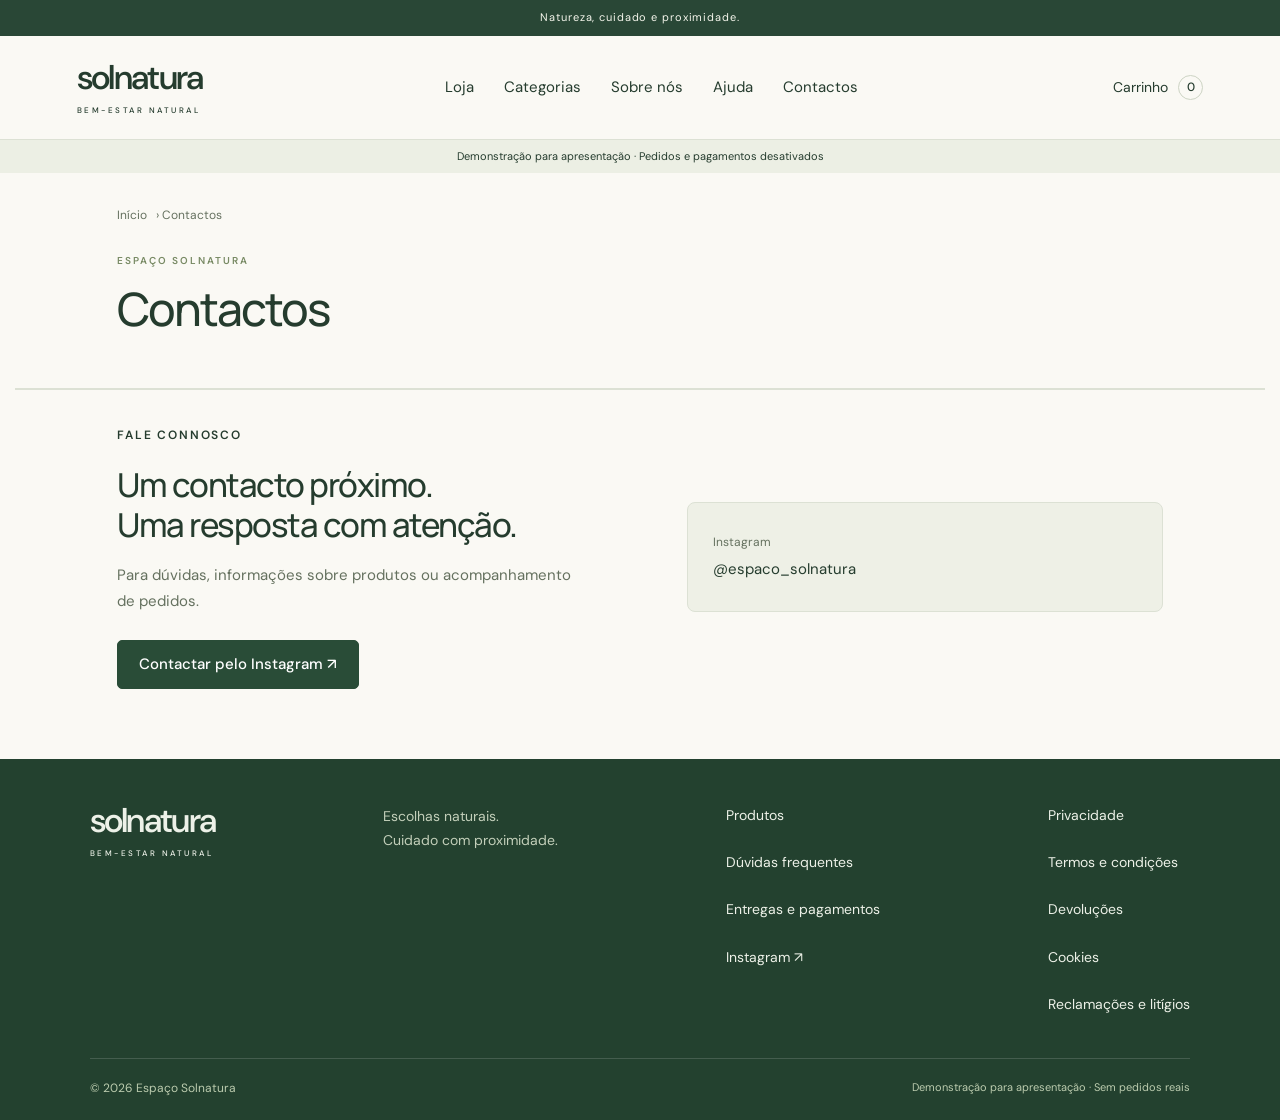
<file: docs/contactos.html>
<!doctype html><html lang="pt-PT"><head><meta charset="utf-8"><meta name="viewport" content="width=device-width,initial-scale=1"><meta name="robots" content="noindex,nofollow"><meta name="description" content="Demonstração da loja online Solnatura. Chás, suplementos e cuidados do corpo."><title>Contactos | Solnatura</title><link rel="icon" href="icon.svg"><link rel="stylesheet" href="styles.css"><style>[hidden]{display:none!important}.demo-label{font-size:11px;text-align:center;padding:8px;background:#ecefe4}.product-image{display:block}.product-grid{margin-top:25px}.demo-page .section{max-width:1250px;margin:auto}.category-card h3{padding:20px}.legal-page{max-width:1000px}.product-information-note a{text-decoration:underline}</style></head><body class="demo-page"><a class="skip" href="#conteudo">Saltar para o conteúdo</a><div class="announcement">Natureza, cuidado e proximidade.</div><header><a class="brand" href="index.html"><span>solnatura<small>BEM-ESTAR NATURAL</small></span></a><nav aria-label="Navegação principal"><a href="loja.html">Loja</a><a href="categorias.html">Categorias</a><a href="sobre.html">Sobre nós</a><a href="ajuda.html">Ajuda</a><a href="contactos.html">Contactos</a></nav><a class="cart-button" href="carrinho.html">Carrinho <b id="cart-count">0</b></a></header><div class="demo-label">Demonstração para apresentação · Pedidos e pagamentos desativados</div><main id="conteudo"><section class="page-heading section"><div class="breadcrumbs"><a href="index.html">Início</a> › Contactos</div><div class="eyebrow">ESPAÇO SOLNATURA</div><h1>Contactos</h1></section><section class="contact-section section"><div><div class="eyebrow">FALE CONNOSCO</div><h2>Um contacto próximo.<br>Uma resposta com atenção.</h2><p>Para dúvidas, informações sobre produtos ou acompanhamento de pedidos.</p><a class="primary" href="https://www.instagram.com/espaco_solnatura/" target="_blank" rel="noreferrer">Contactar pelo Instagram ↗</a></div><div class="contact-card"><a href="https://www.instagram.com/espaco_solnatura/" target="_blank" rel="noreferrer"><span><small>Instagram</small>@espaco_solnatura</span></a></div></section></main><footer><div class="footer-main"><a class="brand" href="index.html"><span>solnatura<small>BEM-ESTAR NATURAL</small></span></a><p>Escolhas naturais.<br>Cuidado com proximidade.</p><div><a href="loja.html">Produtos</a><a href="ajuda.html">Dúvidas frequentes</a><a href="entregas-e-pagamentos.html">Entregas e pagamentos</a><a href="https://www.instagram.com/espaco_solnatura/" target="_blank" rel="noreferrer">Instagram ↗</a></div><div><a href="privacidade.html">Privacidade</a><a href="condicoes.html">Termos e condições</a><a href="devolucoes.html">Devoluções</a><a href="cookies.html">Cookies</a><a href="reclamacoes.html">Reclamações e litígios</a></div></div><div class="footer-bottom"><small>© 2026 Espaço Solnatura</small><span>Demonstração para apresentação · Sem pedidos reais</span></div></footer><script>const products=[{"id":"cc4df1d6-1a9a-49ab-a463-b979ffce9bfa","name":"Chá de Quebra Pedra","category":"Chás e infusões","price":0,"priceOnRequest":true,"image":"./images/catalogue/cha-de-quebra-pedra.webp","sourceUrl":"https://www.instagram.com/espaco_solnatura/p/DXfZm6NiDKc/","importKey":"instagram:cha-de-quebra-pedra","description":"Chá de Quebra Pedra divulgado pela Solnatura. Consulte a loja para confirmar o formato, o preço e a disponibilidade.","brand":"","size":"","ingredients":"","usage":"","precautions":"Confirme com a loja a composição, as instruções e as informações do rótulo antes de utilizar.","stock":null,"active":true,"featured":false,"deleted":false},{"id":"d0d15ec1-7b18-4965-a7da-bb73a0dd95f8","name":"Chá de Barbas de Milho","category":"Chás e infusões","price":0,"priceOnRequest":true,"image":"./images/catalogue/cha-de-barbas-de-milho.webp","sourceUrl":"https://www.instagram.com/p/DXfZm6NiDKc/","importKey":"instagram:cha-de-barbas-de-milho","description":"Chá de Barbas de Milho divulgado pela Solnatura. Consulte a loja para confirmar o formato, o preço e a disponibilidade.","brand":"","size":"","ingredients":"","usage":"","precautions":"Confirme com a loja a composição, as instruções e as informações do rótulo antes de utilizar.","stock":null,"active":true,"featured":false,"deleted":false},{"id":"3f4c57a5-010f-42b6-b406-34a9b2b3e4d6","name":"Chá de Pau D’Arco","category":"Chás e infusões","price":0,"priceOnRequest":true,"image":"./images/catalogue/cha-de-pau-darco.webp","sourceUrl":"https://www.instagram.com/p/DXfZm6NiDKc/","importKey":"instagram:cha-de-pau-darco","description":"Chá de Pau D’Arco divulgado pela Solnatura. Consulte a loja para confirmar o formato, o preço e a disponibilidade.","brand":"","size":"","ingredients":"","usage":"","precautions":"Confirme com a loja a composição, as instruções e as informações do rótulo antes de utilizar.","stock":null,"active":true,"featured":false,"deleted":false},{"id":"bccdba74-a4f6-40e4-b9a2-5b2aca70d81a","name":"Chá de Borututu","category":"Chás e infusões","price":0,"priceOnRequest":true,"image":"./images/catalogue/cha-de-borututu.webp","sourceUrl":"https://www.instagram.com/p/DXfZm6NiDKc/","importKey":"instagram:cha-de-borututu","description":"Chá de Borututu divulgado pela Solnatura. Consulte a loja para confirmar o formato, o preço e a disponibilidade.","brand":"","size":"","ingredients":"","usage":"","precautions":"Confirme com a loja a composição, as instruções e as informações do rótulo antes de utilizar.","stock":null,"active":true,"featured":false,"deleted":false},{"id":"9e22a83a-f3ea-4a0c-b3ba-c69bb9d700f1","name":"Chá de Arruda","category":"Chás e infusões","price":0,"priceOnRequest":true,"image":"./images/catalogue/cha-de-arruda.webp","sourceUrl":"https://www.instagram.com/p/DXfZm6NiDKc/","importKey":"instagram:cha-de-arruda","description":"Chá de Arruda divulgado pela Solnatura. Consulte a loja para confirmar o formato, o preço e a disponibilidade.","brand":"","size":"","ingredients":"","usage":"","precautions":"Confirme com a loja a composição, as instruções e as informações do rótulo antes de utilizar.","stock":null,"active":true,"featured":false,"deleted":false},{"id":"2a2e49b1-bac5-4e2f-a5f7-56415f5bf1c5","name":"Chá de Sene Folículos","category":"Chás e infusões","price":0,"priceOnRequest":true,"image":"./images/catalogue/cha-de-sene-foliculos.webp","sourceUrl":"https://www.instagram.com/p/DXfZm6NiDKc/","importKey":"instagram:cha-de-sene-foliculos","description":"Chá de Sene Folículos divulgado pela Solnatura. Consulte a loja para confirmar o formato, o preço e a disponibilidade.","brand":"","size":"","ingredients":"","usage":"","precautions":"Confirme com a loja a composição, as instruções e as informações do rótulo antes de utilizar.","stock":null,"active":true,"featured":false,"deleted":false},{"id":"9bca5e8f-6048-4eaa-b538-0afbc6870e91","name":"Chá Verde","category":"Chás e infusões","price":0,"priceOnRequest":true,"image":"./images/catalogue/cha-verde.webp","sourceUrl":"https://www.instagram.com/espaco_solnatura/p/DXfYySNiH4w/","importKey":"instagram:cha-verde","description":"Chá Verde divulgado pela Solnatura. Consulte a loja para confirmar o formato, o preço e a disponibilidade.","brand":"","size":"","ingredients":"","usage":"","precautions":"Confirme com a loja a composição, as instruções e as informações do rótulo antes de utilizar.","stock":null,"active":true,"featured":false,"deleted":false},{"id":"b300151e-7d46-421d-b89d-877f481df6c4","name":"Chá Preto","category":"Chás e infusões","price":0,"priceOnRequest":true,"image":"./images/catalogue/cha-preto.webp","sourceUrl":"https://www.instagram.com/espaco_solnatura/p/DXfYySNiH4w/","importKey":"instagram:cha-preto","description":"Chá Preto divulgado pela Solnatura. Consulte a loja para confirmar o formato, o preço e a disponibilidade.","brand":"","size":"","ingredients":"","usage":"","precautions":"Confirme com a loja a composição, as instruções e as informações do rótulo antes de utilizar.","stock":null,"active":true,"featured":false,"deleted":false},{"id":"ffdcb19d-3829-4b44-afb5-cc44a7a7c49b","name":"Chá Vermelho","category":"Chás e infusões","price":0,"priceOnRequest":true,"image":"./images/catalogue/cha-vermelho.webp","sourceUrl":"https://www.instagram.com/espaco_solnatura/p/DXfYySNiH4w/","importKey":"instagram:cha-vermelho","description":"Chá Vermelho divulgado pela Solnatura. Consulte a loja para confirmar o formato, o preço e a disponibilidade.","brand":"","size":"","ingredients":"","usage":"","precautions":"Confirme com a loja a composição, as instruções e as informações do rótulo antes de utilizar.","stock":null,"active":true,"featured":false,"deleted":false},{"id":"26b72b2d-bfd8-451b-a00d-6fad23da2060","name":"Chá Branco","category":"Chás e infusões","price":0,"priceOnRequest":true,"image":"./images/catalogue/cha-branco.webp","sourceUrl":"https://www.instagram.com/espaco_solnatura/p/DXfYySNiH4w/","importKey":"instagram:cha-branco","description":"Chá Branco divulgado pela Solnatura. Consulte a loja para confirmar o formato, o preço e a disponibilidade.","brand":"","size":"","ingredients":"","usage":"","precautions":"Confirme com a loja a composição, as instruções e as informações do rótulo antes de utilizar.","stock":null,"active":true,"featured":false,"deleted":false},{"id":"2287c78c-6f1c-495b-91b3-94a36c6c172e","name":"Chá de Canela","category":"Chás e infusões","price":0,"priceOnRequest":true,"image":"./images/catalogue/cha-de-canela.webp","sourceUrl":"https://www.instagram.com/espaco_solnatura/p/DXfYySNiH4w/","importKey":"instagram:cha-de-canela","description":"Chá de Canela divulgado pela Solnatura. Consulte a loja para confirmar o formato, o preço e a disponibilidade.","brand":"","size":"","ingredients":"","usage":"","precautions":"Confirme com a loja a composição, as instruções e as informações do rótulo antes de utilizar.","stock":null,"active":true,"featured":false,"deleted":false},{"id":"402de1ce-7049-4adb-bdb8-561431444a13","name":"Chá de Cavalinha","category":"Chás e infusões","price":0,"priceOnRequest":true,"image":"./images/catalogue/cha-de-cavalinha.webp","sourceUrl":"https://www.instagram.com/espaco_solnatura/p/DXfYySNiH4w/","importKey":"instagram:cha-de-cavalinha","description":"Chá de Cavalinha divulgado pela Solnatura. Consulte a loja para confirmar o formato, o preço e a disponibilidade.","brand":"","size":"","ingredients":"","usage":"","precautions":"Confirme com a loja a composição, as instruções e as informações do rótulo antes de utilizar.","stock":null,"active":true,"featured":false,"deleted":false},{"id":"5b29feff-b20b-44a3-825b-ae4c50184585","name":"Chá de Camomila","category":"Chás e infusões","price":0,"priceOnRequest":true,"image":"./images/catalogue/cha-de-camomila.webp","sourceUrl":"https://www.instagram.com/espaco_solnatura/p/DXe11ZmCC4v/","importKey":"instagram:cha-de-camomila","description":"Chá de Camomila divulgado pela Solnatura. Consulte a loja para confirmar o formato, o preço e a disponibilidade.","brand":"","size":"","ingredients":"","usage":"","precautions":"Confirme com a loja a composição, as instruções e as informações do rótulo antes de utilizar.","stock":null,"active":true,"featured":false,"deleted":false},{"id":"342af56e-6b55-451c-a97a-956591a18029","name":"Chá de Cidreira","category":"Chás e infusões","price":0,"priceOnRequest":true,"image":"./images/catalogue/cha-de-cidreira.webp","sourceUrl":"https://www.instagram.com/espaco_solnatura/p/DXe11ZmCC4v/","importKey":"instagram:cha-de-cidreira","description":"Chá de Cidreira divulgado pela Solnatura. Consulte a loja para confirmar o formato, o preço e a disponibilidade.","brand":"","size":"","ingredients":"","usage":"","precautions":"Confirme com a loja a composição, as instruções e as informações do rótulo antes de utilizar.","stock":null,"active":true,"featured":false,"deleted":false},{"id":"ef8a16e1-db2d-4bca-b557-d813a36fdd5e","name":"Chá de Tília","category":"Chás e infusões","price":0,"priceOnRequest":true,"image":"./images/catalogue/cha-de-tilia.webp","sourceUrl":"https://www.instagram.com/espaco_solnatura/p/DXe11ZmCC4v/","importKey":"instagram:cha-de-tilia","description":"Chá de Tília divulgado pela Solnatura. Consulte a loja para confirmar o formato, o preço e a disponibilidade.","brand":"","size":"","ingredients":"","usage":"","precautions":"Confirme com a loja a composição, as instruções e as informações do rótulo antes de utilizar.","stock":null,"active":true,"featured":false,"deleted":false},{"id":"0b262378-7683-4d8c-a6d3-1085ec354729","name":"Chá de Malvas","category":"Chás e infusões","price":0,"priceOnRequest":true,"image":"./images/catalogue/cha-de-malvas.webp","sourceUrl":"https://www.instagram.com/espaco_solnatura/p/DXe11ZmCC4v/","importKey":"instagram:cha-de-malvas","description":"Chá de Malvas divulgado pela Solnatura. Consulte a loja para confirmar o formato, o preço e a disponibilidade.","brand":"","size":"","ingredients":"","usage":"","precautions":"Confirme com a loja a composição, as instruções e as informações do rótulo antes de utilizar.","stock":null,"active":true,"featured":false,"deleted":false},{"id":"be852072-178a-49bf-8715-72a2adc4419d","name":"Chá de Príncipe","category":"Chás e infusões","price":0,"priceOnRequest":true,"image":"./images/catalogue/cha-de-principe.webp","sourceUrl":"https://www.instagram.com/espaco_solnatura/p/DXe11ZmCC4v/","importKey":"instagram:cha-de-principe","description":"Chá de Príncipe divulgado pela Solnatura. Consulte a loja para confirmar o formato, o preço e a disponibilidade.","brand":"","size":"","ingredients":"","usage":"","precautions":"Confirme com a loja a composição, as instruções e as informações do rótulo antes de utilizar.","stock":null,"active":true,"featured":false,"deleted":false},{"id":"cb29d64b-03e6-43c9-b787-bf4c3f9075db","name":"Chá de Funcho","category":"Chás e infusões","price":0,"priceOnRequest":true,"image":"./images/catalogue/cha-de-funcho.webp","sourceUrl":"https://www.instagram.com/espaco_solnatura/p/DXe0b1DiOyD/","importKey":"instagram:cha-de-funcho","description":"Chá de Funcho divulgado pela Solnatura. Consulte a loja para confirmar o formato, o preço e a disponibilidade.","brand":"","size":"","ingredients":"","usage":"","precautions":"Confirme com a loja a composição, as instruções e as informações do rótulo antes de utilizar.","stock":null,"active":true,"featured":false,"deleted":false},{"id":"342f60db-3c1a-4e2a-b0fe-5f45c7e00e11","name":"Chá de Hortelã & Pimenta","category":"Chás e infusões","price":0,"priceOnRequest":true,"image":"./images/catalogue/cha-de-hortela-pimenta.webp","sourceUrl":"https://www.instagram.com/espaco_solnatura/p/DXe0b1DiOyD/","importKey":"instagram:cha-de-hortela-pimenta","description":"Chá de Hortelã & Pimenta divulgado pela Solnatura. Consulte a loja para confirmar o formato, o preço e a disponibilidade.","brand":"","size":"","ingredients":"","usage":"","precautions":"Confirme com a loja a composição, as instruções e as informações do rótulo antes de utilizar.","stock":null,"active":true,"featured":false,"deleted":false},{"id":"0b285063-3c7b-4363-896c-12f56573c83d","name":"Chá de Espinheira-Santa","category":"Chás e infusões","price":0,"priceOnRequest":true,"image":"./images/catalogue/cha-de-espinheira-santa.webp","sourceUrl":"https://www.instagram.com/espaco_solnatura/p/DXe0b1DiOyD/","importKey":"instagram:cha-de-espinheira-santa","description":"Chá de Espinheira-Santa divulgado pela Solnatura. Consulte a loja para confirmar o formato, o preço e a disponibilidade.","brand":"","size":"","ingredients":"","usage":"","precautions":"Confirme com a loja a composição, as instruções e as informações do rótulo antes de utilizar.","stock":null,"active":true,"featured":false,"deleted":false},{"id":"7de16ed8-875d-48aa-80ba-9fc40cfe4ac2","name":"Chá de Anis Estrelado","category":"Chás e infusões","price":0,"priceOnRequest":true,"image":"./images/catalogue/cha-de-anis-estrelado.webp","sourceUrl":"https://www.instagram.com/espaco_solnatura/p/DXe0b1DiOyD/","importKey":"instagram:cha-de-anis-estrelado","description":"Chá de Anis Estrelado divulgado pela Solnatura. Consulte a loja para confirmar o formato, o preço e a disponibilidade.","brand":"","size":"","ingredients":"","usage":"","precautions":"Confirme com a loja a composição, as instruções e as informações do rótulo antes de utilizar.","stock":null,"active":true,"featured":false,"deleted":false},{"id":"93b48ccb-ea01-4f54-a3dc-51f58173a261","name":"Chá de Carqueja","category":"Chás e infusões","price":0,"priceOnRequest":true,"image":"./images/catalogue/cha-de-carqueja.webp","sourceUrl":"https://www.instagram.com/espaco_solnatura/p/DXe0b1DiOyD/","importKey":"instagram:cha-de-carqueja","description":"Chá de Carqueja divulgado pela Solnatura. Consulte a loja para confirmar o formato, o preço e a disponibilidade.","brand":"","size":"","ingredients":"","usage":"","precautions":"Confirme com a loja a composição, as instruções e as informações do rótulo antes de utilizar.","stock":null,"active":true,"featured":false,"deleted":false},{"id":"0eed4170-2b9c-46de-8947-3c82a2a79549","name":"Chá de Dente de Leão","category":"Chás e infusões","price":0,"priceOnRequest":true,"image":"./images/catalogue/cha-de-dente-de-leao.webp","sourceUrl":"https://www.instagram.com/espaco_solnatura/p/DXe0b1DiOyD/","importKey":"instagram:cha-de-dente-de-leao","description":"Chá de Dente de Leão divulgado pela Solnatura. Consulte a loja para confirmar o formato, o preço e a disponibilidade.","brand":"","size":"","ingredients":"","usage":"","precautions":"Confirme com a loja a composição, as instruções e as informações do rótulo antes de utilizar.","stock":null,"active":true,"featured":false,"deleted":false},{"id":"c486e111-497a-49cb-a52c-c55726bf216f","name":"Magic Skyn","category":"Suplementos","price":0,"priceOnRequest":true,"image":"./images/catalogue/magic-skyn.webp","sourceUrl":"https://www.instagram.com/espaco_solnatura/p/DX9wW8XIFeN/","importKey":"instagram:magic-skyn","description":"Suplemento alimentar apresentado pela Solnatura, com colagénio e ácido hialurónico. Confirme a composição completa e as condições de utilização com a loja.","brand":"","size":"30 ampolas bebíveis de 10 ml","ingredients":"","usage":"","precautions":"Confirme com a loja a composição, as instruções e as informações do rótulo antes de utilizar.","stock":null,"active":true,"featured":false,"deleted":false},{"id":"6b5acb93-f47c-400e-a8c0-70fc0bdb0ef2","name":"Vinagre de Sidra — Clínica do Peso","category":"Suplementos","price":0,"priceOnRequest":true,"image":"./images/catalogue/vinagre-de-sidra-clinica-do-peso.webp","sourceUrl":"https://www.instagram.com/espaco_solnatura/p/DXuDM7OiBca/","importKey":"instagram:vinagre-de-sidra-clinica-do-peso","description":"Suplemento alimentar de vinagre de sidra da linha Clínica do Peso, apresentado no Instagram da Solnatura. Composição completa e utilização a confirmar com a loja.","brand":"","size":"60 cápsulas","ingredients":"","usage":"","precautions":"Confirme com a loja a composição, as instruções e as informações do rótulo antes de utilizar.","stock":null,"active":true,"featured":false,"deleted":false},{"id":"d9017083-cbb9-4cea-aa22-d3e6f8e0a499","name":"Rheuma Fieta","category":"Suplementos","price":0,"priceOnRequest":true,"image":"./images/catalogue/rheuma-fieta.webp","sourceUrl":"https://www.instagram.com/espaco_solnatura/p/DXsTCjiCDEK/","importKey":"instagram:rheuma-fieta","description":"Suplemento alimentar Rheuma Fieta apresentado pela Solnatura. Contacte a loja para confirmar o formato e a informação completa do rótulo.","brand":"","size":"","ingredients":"","usage":"","precautions":"Confirme com a loja a composição, as instruções e as informações do rótulo antes de utilizar.","stock":null,"active":true,"featured":false,"deleted":false},{"id":"163d617a-1633-475e-98a9-a24fa18dc8cd","name":"Biolimão Gold 3 em 1","category":"Suplementos","price":0,"priceOnRequest":true,"image":"./images/catalogue/biolimao-gold-3-em-1.webp","sourceUrl":"https://www.instagram.com/espaco_solnatura/p/DXrbeOBCMPE/","importKey":"instagram:biolimao-gold-3-em-1","description":"Suplemento alimentar Biolimão Gold 3 em 1, divulgado pela Solnatura. Consulte a loja para confirmar a composição e as indicações do fabricante.","brand":"","size":"60 comprimidos","ingredients":"","usage":"","precautions":"Confirme com a loja a composição, as instruções e as informações do rótulo antes de utilizar.","stock":null,"active":true,"featured":false,"deleted":false},{"id":"fb15dd9f-29f7-4511-b8dc-d59ef05f1500","name":"OptiFemme","category":"Suplementos","price":0,"priceOnRequest":true,"image":"./images/catalogue/optifemme.webp","sourceUrl":"https://www.instagram.com/espaco_solnatura/p/DXrTGRbiKqp/","importKey":"instagram:optifemme","description":"Suplemento alimentar OptiFemme divulgado pela Solnatura. Confirme a composição completa, o formato e a utilização antes de encomendar.","brand":"","size":"","ingredients":"","usage":"","precautions":"Confirme com a loja a composição, as instruções e as informações do rótulo antes de utilizar.","stock":null,"active":true,"featured":false,"deleted":false},{"id":"4a4ed840-f4fc-4d4e-966d-a4a4d0c2b5de","name":"Procerebro Forte","category":"Suplementos","price":0,"priceOnRequest":true,"image":"./images/catalogue/procerebro-forte.webp","sourceUrl":"https://www.instagram.com/espaco_solnatura/p/DXpt4_aiGJN/","importKey":"instagram:procerebro-forte","description":"Suplemento alimentar Procerebro Forte apresentado no Instagram da Solnatura. Formato e informação completa do fabricante a confirmar com a loja.","brand":"","size":"","ingredients":"","usage":"","precautions":"Confirme com a loja a composição, as instruções e as informações do rótulo antes de utilizar.","stock":null,"active":true,"featured":false,"deleted":false},{"id":"47aef771-5bce-4972-b08d-b0fb46e75fd7","name":"Savlon","category":"Suplementos","price":0,"priceOnRequest":true,"image":"./images/catalogue/savlon.webp","sourceUrl":"https://www.instagram.com/espaco_solnatura/p/DXpoAgBiOBq/","importKey":"instagram:savlon","description":"Suplemento alimentar Savlon, com diosmina e hesperidina, apresentado pela Solnatura. Confirme a composição completa e a utilização com a loja.","brand":"","size":"60 comprimidos","ingredients":"","usage":"","precautions":"Confirme com a loja a composição, as instruções e as informações do rótulo antes de utilizar.","stock":null,"active":true,"featured":false,"deleted":false},{"id":"b84f1099-dcd2-46ac-bdd7-611773f756e9","name":"Melatonina Rapid 1,9 mg","category":"Suplementos","price":0,"priceOnRequest":true,"image":"./images/catalogue/melatonina-rapid-1-9-mg.webp","sourceUrl":"https://www.instagram.com/espaco_solnatura/p/DXpJUt_iMIO/","importKey":"instagram:melatonina-rapid-1-9-mg","description":"Suplemento alimentar de melatonina, apresentado em comprimidos mastigáveis. Consulte a loja para confirmar a informação completa do rótulo.","brand":"","size":"40 comprimidos mastigáveis","ingredients":"","usage":"","precautions":"Confirme com a loja a composição, as instruções e as informações do rótulo antes de utilizar.","stock":null,"active":true,"featured":false,"deleted":false},{"id":"86d1ac1c-ce21-43c7-93a3-9cac222bc51e","name":"Seca Barriga — Gengibre e Garcínia","category":"Suplementos","price":0,"priceOnRequest":true,"image":"./images/catalogue/seca-barriga-gengibre-e-garcinia.webp","sourceUrl":"https://www.instagram.com/espaco_solnatura/p/DXpIbxkiPna/","importKey":"instagram:seca-barriga-gengibre-e-garcinia","description":"Suplemento alimentar Seca Barriga, apresentado pela Solnatura com gengibre e garcínia. Confirme a composição completa e as condições de utilização com a loja.","brand":"","size":"500 ml","ingredients":"","usage":"","precautions":"Confirme com a loja a composição, as instruções e as informações do rótulo antes de utilizar.","stock":null,"active":true,"featured":false,"deleted":false},{"id":"f3ac5637-9c2f-46df-9c4c-dd627c3afb4e","name":"B12 Energy Active","category":"Suplementos","price":0,"priceOnRequest":true,"image":"./images/catalogue/b12-energy-active.webp","sourceUrl":"https://www.instagram.com/espaco_solnatura/p/DXmF9XKiD6a/","importKey":"instagram:b12-energy-active","description":"Suplemento alimentar de vitamina B12 apresentado pela Solnatura. Informação completa do fabricante e utilização a confirmar com a loja.","brand":"","size":"30 comprimidos mastigáveis","ingredients":"","usage":"","precautions":"Confirme com a loja a composição, as instruções e as informações do rótulo antes de utilizar.","stock":null,"active":true,"featured":false,"deleted":false},{"id":"75ead70b-8237-4e34-b9f1-16a6d2e45dde","name":"Beterraba Forte","category":"Suplementos","price":0,"priceOnRequest":true,"image":"./images/catalogue/beterraba-forte.webp","sourceUrl":"https://www.instagram.com/espaco_solnatura/p/DXl4_NtCIiP/","importKey":"instagram:beterraba-forte","description":"Suplemento alimentar Beterraba Forte divulgado pela Solnatura. Consulte a loja para confirmar a composição, o formato e as instruções do fabricante.","brand":"","size":"500 ml","ingredients":"","usage":"","precautions":"Confirme com a loja a composição, as instruções e as informações do rótulo antes de utilizar.","stock":null,"active":true,"featured":false,"deleted":false},{"id":"0f203eee-dbea-4eea-b889-30372304b24d","name":"Colina + Arroz Vermelho","category":"Suplementos","price":0,"priceOnRequest":true,"image":"./images/catalogue/colina-arroz-vermelho.webp","sourceUrl":"https://www.instagram.com/espaco_solnatura/p/DXkU8XNiNce/","importKey":"instagram:colina-arroz-vermelho","description":"Suplemento alimentar de colina e arroz vermelho apresentado pela Solnatura. Confirme a composição completa e as informações do rótulo antes de utilizar.","brand":"","size":"60 cápsulas","ingredients":"","usage":"","precautions":"Confirme com a loja a composição, as instruções e as informações do rótulo antes de utilizar.","stock":null,"active":true,"featured":false,"deleted":false},{"id":"a43c1f8b-bcc5-495e-8d20-db08d6c6d2c3","name":"Bálsamo de Cavalo — Quente e Frio","category":"Cuidados do corpo","price":0,"priceOnRequest":true,"image":"./images/catalogue/balsamo-de-cavalo-quente-e-frio.webp","sourceUrl":"https://www.instagram.com/espaco_solnatura/p/DXiRM8oCC-T/","importKey":"instagram:balsamo-de-cavalo-quente-e-frio","description":"Bálsamo de utilização externa divulgado pela Solnatura nas versões de efeito quente e frio. Confirme com a loja qual a versão e o formato pretendidos.","brand":"","size":"","ingredients":"","usage":"","precautions":"Confirme com a loja a composição, as instruções e as informações do rótulo antes de utilizar.","stock":null,"active":true,"featured":false,"deleted":false}];let cart=[];try{cart=JSON.parse(localStorage.getItem('solnatura-demo-cart')||'[]').filter(x=>products.some(p=>p.id===x.id)&&Number.isInteger(x.qty)&&x.qty>0&&x.qty<=99)}catch{};const save=()=>{localStorage.setItem('solnatura-demo-cart',JSON.stringify(cart));document.querySelector('#cart-count').textContent=cart.reduce((a,x)=>a+x.qty,0)};save();document.addEventListener('click',e=>{const add=e.target.closest('[data-add]');if(add){const id=add.dataset.add,x=cart.find(x=>x.id===id);if(x)x.qty=Math.min(99,x.qty+1);else cart.push({id,qty:1});save();add.textContent='Adicionado ✓'}const remove=e.target.closest('[data-remove]');if(remove){cart=cart.filter(x=>x.id!==remove.dataset.remove);save();renderCart()}});const money='Preço sob consulta';function renderCart(){const box=document.querySelector('#cart-items');if(!box)return;box.replaceChildren();if(!cart.length){box.innerHTML='<div class="empty"><h2>O seu carrinho está vazio.</h2><a class="primary" href="loja.html">Ver produtos</a></div>';return}cart.forEach(x=>{const p=products.find(p=>p.id===x.id),row=document.createElement('div');row.className='cart-item';const img=document.createElement('img');img.src=p.image;img.alt=p.name;const desc=document.createElement('div');const name=document.createElement('b');name.textContent=p.name;const q=document.createElement('p');q.textContent=x.qty+' × '+money;desc.append(name,q);const remove=document.createElement('button');remove.className='outline';remove.dataset.remove=p.id;remove.textContent='Retirar';row.append(img,desc,remove);box.append(row)});const note=document.createElement('p');note.className='notice';note.textContent='Esta é uma demonstração para apresentação. Os pedidos e pagamentos não estão ativos.';box.append(note)}renderCart();const search=document.querySelector('#search');function filter(){const term=(search?.value||'').toLocaleLowerCase('pt-PT');const cat=document.querySelector('#category')?.value||'';document.querySelectorAll('[data-product]').forEach(el=>{el.hidden=!el.dataset.name.includes(term)||(cat&&el.dataset.category!==cat)})}search?.addEventListener('input',filter);document.querySelector('#category')?.addEventListener('change',filter);const detail=document.querySelector('#product-detail');if(detail){const p=products.find(p=>p.id===new URLSearchParams(location.search).get('id'));if(!p)detail.innerHTML='<h1>Produto não encontrado.</h1>';else{document.title=p.name+' | Solnatura';document.querySelector('#detail-img').src=p.image;document.querySelector('#detail-img').alt=p.name;document.querySelector('#detail-name').textContent=p.name;document.querySelector('#detail-category').textContent=p.category;document.querySelector('#detail-description').textContent=p.description;document.querySelector('#detail-size').textContent=p.size||'';document.querySelector('#detail-add').dataset.add=p.id;document.querySelector('#detail-note').textContent=p.category==='Chás e infusões'?'Imagem ilustrativa da infusão. Não representa a embalagem de venda.':'Imagem tratada a partir da publicação do produto. Confirme o formato e a rotulagem antes da compra.';}}</script></body></html>
</file>
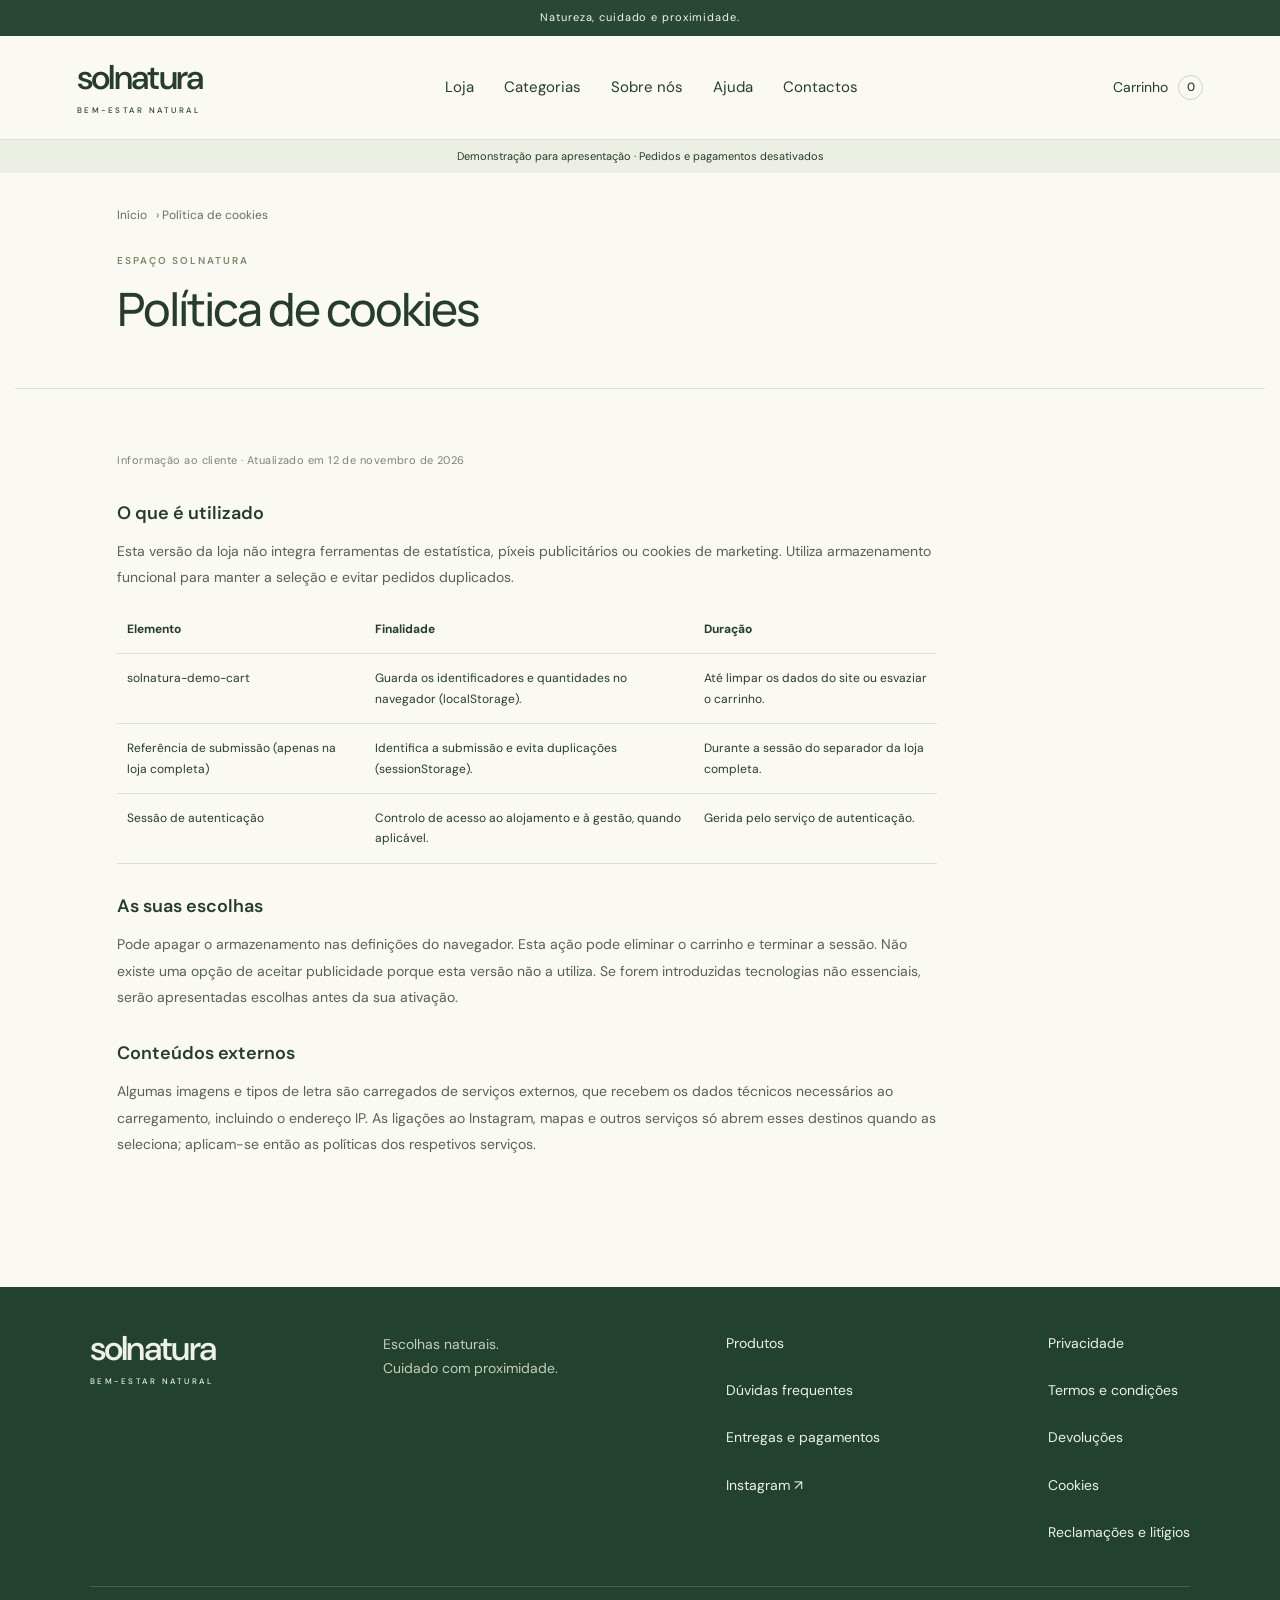
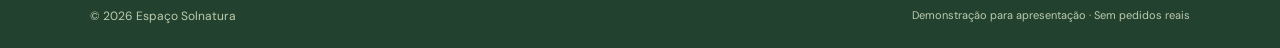
<file: docs/cookies.html>
<!doctype html><html lang="pt-PT"><head><meta charset="utf-8"><meta name="viewport" content="width=device-width,initial-scale=1"><meta name="robots" content="noindex,nofollow"><meta name="description" content="Demonstração da loja online Solnatura. Chás, suplementos e cuidados do corpo."><title>Política de cookies | Solnatura</title><link rel="icon" href="icon.svg"><link rel="stylesheet" href="styles.css"><style>[hidden]{display:none!important}.demo-label{font-size:11px;text-align:center;padding:8px;background:#ecefe4}.product-image{display:block}.product-grid{margin-top:25px}.demo-page .section{max-width:1250px;margin:auto}.category-card h3{padding:20px}.legal-page{max-width:1000px}.product-information-note a{text-decoration:underline}</style></head><body class="demo-page"><a class="skip" href="#conteudo">Saltar para o conteúdo</a><div class="announcement">Natureza, cuidado e proximidade.</div><header><a class="brand" href="index.html"><span>solnatura<small>BEM-ESTAR NATURAL</small></span></a><nav aria-label="Navegação principal"><a href="loja.html">Loja</a><a href="categorias.html">Categorias</a><a href="sobre.html">Sobre nós</a><a href="ajuda.html">Ajuda</a><a href="contactos.html">Contactos</a></nav><a class="cart-button" href="carrinho.html">Carrinho <b id="cart-count">0</b></a></header><div class="demo-label">Demonstração para apresentação · Pedidos e pagamentos desativados</div><main id="conteudo"><section class="page-heading section"><div class="breadcrumbs"><a href="index.html">Início</a> › Política de cookies</div><div class="eyebrow">ESPAÇO SOLNATURA</div><h1>Política de cookies</h1></section><section class="section legal-page"><div class="legal"><p class="legal-updated">Informação ao cliente · Atualizado em 12 de novembro de 2026</p><h2>Política de cookies</h2><h3>O que é utilizado</h3><p>Esta versão da loja não integra ferramentas de estatística, píxeis publicitários ou cookies de marketing. Utiliza armazenamento funcional para manter a seleção e evitar pedidos duplicados.</p><div class="legal-table"><table><thead><tr><th>Elemento</th><th>Finalidade</th><th>Duração</th></tr></thead><tbody><tr><td>solnatura-demo-cart</td><td>Guarda os identificadores e quantidades no navegador (localStorage).</td><td>Até limpar os dados do site ou esvaziar o carrinho.</td></tr><tr><td>Referência de submissão (apenas na loja completa)</td><td>Identifica a submissão e evita duplicações (sessionStorage).</td><td>Durante a sessão do separador da loja completa.</td></tr><tr><td>Sessão de autenticação</td><td>Controlo de acesso ao alojamento e à gestão, quando aplicável.</td><td>Gerida pelo serviço de autenticação.</td></tr></tbody></table></div><h3>As suas escolhas</h3><p>Pode apagar o armazenamento nas definições do navegador. Esta ação pode eliminar o carrinho e terminar a sessão. Não existe uma opção de aceitar publicidade porque esta versão não a utiliza. Se forem introduzidas tecnologias não essenciais, serão apresentadas escolhas antes da sua ativação.</p><h3>Conteúdos externos</h3><p>Algumas imagens e tipos de letra são carregados de serviços externos, que recebem os dados técnicos necessários ao carregamento, incluindo o endereço IP. As ligações ao Instagram, mapas e outros serviços só abrem esses destinos quando as seleciona; aplicam-se então as políticas dos respetivos serviços.</p></div></section></main><footer><div class="footer-main"><a class="brand" href="index.html"><span>solnatura<small>BEM-ESTAR NATURAL</small></span></a><p>Escolhas naturais.<br>Cuidado com proximidade.</p><div><a href="loja.html">Produtos</a><a href="ajuda.html">Dúvidas frequentes</a><a href="entregas-e-pagamentos.html">Entregas e pagamentos</a><a href="https://www.instagram.com/espaco_solnatura/" target="_blank" rel="noreferrer">Instagram ↗</a></div><div><a href="privacidade.html">Privacidade</a><a href="condicoes.html">Termos e condições</a><a href="devolucoes.html">Devoluções</a><a href="cookies.html">Cookies</a><a href="reclamacoes.html">Reclamações e litígios</a></div></div><div class="footer-bottom"><small>© 2026 Espaço Solnatura</small><span>Demonstração para apresentação · Sem pedidos reais</span></div></footer><script>const products=[{"id":"cc4df1d6-1a9a-49ab-a463-b979ffce9bfa","name":"Chá de Quebra Pedra","category":"Chás e infusões","price":0,"priceOnRequest":true,"image":"./images/catalogue/cha-de-quebra-pedra.webp","sourceUrl":"https://www.instagram.com/espaco_solnatura/p/DXfZm6NiDKc/","importKey":"instagram:cha-de-quebra-pedra","description":"Chá de Quebra Pedra divulgado pela Solnatura. Consulte a loja para confirmar o formato, o preço e a disponibilidade.","brand":"","size":"","ingredients":"","usage":"","precautions":"Confirme com a loja a composição, as instruções e as informações do rótulo antes de utilizar.","stock":null,"active":true,"featured":false,"deleted":false},{"id":"d0d15ec1-7b18-4965-a7da-bb73a0dd95f8","name":"Chá de Barbas de Milho","category":"Chás e infusões","price":0,"priceOnRequest":true,"image":"./images/catalogue/cha-de-barbas-de-milho.webp","sourceUrl":"https://www.instagram.com/p/DXfZm6NiDKc/","importKey":"instagram:cha-de-barbas-de-milho","description":"Chá de Barbas de Milho divulgado pela Solnatura. Consulte a loja para confirmar o formato, o preço e a disponibilidade.","brand":"","size":"","ingredients":"","usage":"","precautions":"Confirme com a loja a composição, as instruções e as informações do rótulo antes de utilizar.","stock":null,"active":true,"featured":false,"deleted":false},{"id":"3f4c57a5-010f-42b6-b406-34a9b2b3e4d6","name":"Chá de Pau D’Arco","category":"Chás e infusões","price":0,"priceOnRequest":true,"image":"./images/catalogue/cha-de-pau-darco.webp","sourceUrl":"https://www.instagram.com/p/DXfZm6NiDKc/","importKey":"instagram:cha-de-pau-darco","description":"Chá de Pau D’Arco divulgado pela Solnatura. Consulte a loja para confirmar o formato, o preço e a disponibilidade.","brand":"","size":"","ingredients":"","usage":"","precautions":"Confirme com a loja a composição, as instruções e as informações do rótulo antes de utilizar.","stock":null,"active":true,"featured":false,"deleted":false},{"id":"bccdba74-a4f6-40e4-b9a2-5b2aca70d81a","name":"Chá de Borututu","category":"Chás e infusões","price":0,"priceOnRequest":true,"image":"./images/catalogue/cha-de-borututu.webp","sourceUrl":"https://www.instagram.com/p/DXfZm6NiDKc/","importKey":"instagram:cha-de-borututu","description":"Chá de Borututu divulgado pela Solnatura. Consulte a loja para confirmar o formato, o preço e a disponibilidade.","brand":"","size":"","ingredients":"","usage":"","precautions":"Confirme com a loja a composição, as instruções e as informações do rótulo antes de utilizar.","stock":null,"active":true,"featured":false,"deleted":false},{"id":"9e22a83a-f3ea-4a0c-b3ba-c69bb9d700f1","name":"Chá de Arruda","category":"Chás e infusões","price":0,"priceOnRequest":true,"image":"./images/catalogue/cha-de-arruda.webp","sourceUrl":"https://www.instagram.com/p/DXfZm6NiDKc/","importKey":"instagram:cha-de-arruda","description":"Chá de Arruda divulgado pela Solnatura. Consulte a loja para confirmar o formato, o preço e a disponibilidade.","brand":"","size":"","ingredients":"","usage":"","precautions":"Confirme com a loja a composição, as instruções e as informações do rótulo antes de utilizar.","stock":null,"active":true,"featured":false,"deleted":false},{"id":"2a2e49b1-bac5-4e2f-a5f7-56415f5bf1c5","name":"Chá de Sene Folículos","category":"Chás e infusões","price":0,"priceOnRequest":true,"image":"./images/catalogue/cha-de-sene-foliculos.webp","sourceUrl":"https://www.instagram.com/p/DXfZm6NiDKc/","importKey":"instagram:cha-de-sene-foliculos","description":"Chá de Sene Folículos divulgado pela Solnatura. Consulte a loja para confirmar o formato, o preço e a disponibilidade.","brand":"","size":"","ingredients":"","usage":"","precautions":"Confirme com a loja a composição, as instruções e as informações do rótulo antes de utilizar.","stock":null,"active":true,"featured":false,"deleted":false},{"id":"9bca5e8f-6048-4eaa-b538-0afbc6870e91","name":"Chá Verde","category":"Chás e infusões","price":0,"priceOnRequest":true,"image":"./images/catalogue/cha-verde.webp","sourceUrl":"https://www.instagram.com/espaco_solnatura/p/DXfYySNiH4w/","importKey":"instagram:cha-verde","description":"Chá Verde divulgado pela Solnatura. Consulte a loja para confirmar o formato, o preço e a disponibilidade.","brand":"","size":"","ingredients":"","usage":"","precautions":"Confirme com a loja a composição, as instruções e as informações do rótulo antes de utilizar.","stock":null,"active":true,"featured":false,"deleted":false},{"id":"b300151e-7d46-421d-b89d-877f481df6c4","name":"Chá Preto","category":"Chás e infusões","price":0,"priceOnRequest":true,"image":"./images/catalogue/cha-preto.webp","sourceUrl":"https://www.instagram.com/espaco_solnatura/p/DXfYySNiH4w/","importKey":"instagram:cha-preto","description":"Chá Preto divulgado pela Solnatura. Consulte a loja para confirmar o formato, o preço e a disponibilidade.","brand":"","size":"","ingredients":"","usage":"","precautions":"Confirme com a loja a composição, as instruções e as informações do rótulo antes de utilizar.","stock":null,"active":true,"featured":false,"deleted":false},{"id":"ffdcb19d-3829-4b44-afb5-cc44a7a7c49b","name":"Chá Vermelho","category":"Chás e infusões","price":0,"priceOnRequest":true,"image":"./images/catalogue/cha-vermelho.webp","sourceUrl":"https://www.instagram.com/espaco_solnatura/p/DXfYySNiH4w/","importKey":"instagram:cha-vermelho","description":"Chá Vermelho divulgado pela Solnatura. Consulte a loja para confirmar o formato, o preço e a disponibilidade.","brand":"","size":"","ingredients":"","usage":"","precautions":"Confirme com a loja a composição, as instruções e as informações do rótulo antes de utilizar.","stock":null,"active":true,"featured":false,"deleted":false},{"id":"26b72b2d-bfd8-451b-a00d-6fad23da2060","name":"Chá Branco","category":"Chás e infusões","price":0,"priceOnRequest":true,"image":"./images/catalogue/cha-branco.webp","sourceUrl":"https://www.instagram.com/espaco_solnatura/p/DXfYySNiH4w/","importKey":"instagram:cha-branco","description":"Chá Branco divulgado pela Solnatura. Consulte a loja para confirmar o formato, o preço e a disponibilidade.","brand":"","size":"","ingredients":"","usage":"","precautions":"Confirme com a loja a composição, as instruções e as informações do rótulo antes de utilizar.","stock":null,"active":true,"featured":false,"deleted":false},{"id":"2287c78c-6f1c-495b-91b3-94a36c6c172e","name":"Chá de Canela","category":"Chás e infusões","price":0,"priceOnRequest":true,"image":"./images/catalogue/cha-de-canela.webp","sourceUrl":"https://www.instagram.com/espaco_solnatura/p/DXfYySNiH4w/","importKey":"instagram:cha-de-canela","description":"Chá de Canela divulgado pela Solnatura. Consulte a loja para confirmar o formato, o preço e a disponibilidade.","brand":"","size":"","ingredients":"","usage":"","precautions":"Confirme com a loja a composição, as instruções e as informações do rótulo antes de utilizar.","stock":null,"active":true,"featured":false,"deleted":false},{"id":"402de1ce-7049-4adb-bdb8-561431444a13","name":"Chá de Cavalinha","category":"Chás e infusões","price":0,"priceOnRequest":true,"image":"./images/catalogue/cha-de-cavalinha.webp","sourceUrl":"https://www.instagram.com/espaco_solnatura/p/DXfYySNiH4w/","importKey":"instagram:cha-de-cavalinha","description":"Chá de Cavalinha divulgado pela Solnatura. Consulte a loja para confirmar o formato, o preço e a disponibilidade.","brand":"","size":"","ingredients":"","usage":"","precautions":"Confirme com a loja a composição, as instruções e as informações do rótulo antes de utilizar.","stock":null,"active":true,"featured":false,"deleted":false},{"id":"5b29feff-b20b-44a3-825b-ae4c50184585","name":"Chá de Camomila","category":"Chás e infusões","price":0,"priceOnRequest":true,"image":"./images/catalogue/cha-de-camomila.webp","sourceUrl":"https://www.instagram.com/espaco_solnatura/p/DXe11ZmCC4v/","importKey":"instagram:cha-de-camomila","description":"Chá de Camomila divulgado pela Solnatura. Consulte a loja para confirmar o formato, o preço e a disponibilidade.","brand":"","size":"","ingredients":"","usage":"","precautions":"Confirme com a loja a composição, as instruções e as informações do rótulo antes de utilizar.","stock":null,"active":true,"featured":false,"deleted":false},{"id":"342af56e-6b55-451c-a97a-956591a18029","name":"Chá de Cidreira","category":"Chás e infusões","price":0,"priceOnRequest":true,"image":"./images/catalogue/cha-de-cidreira.webp","sourceUrl":"https://www.instagram.com/espaco_solnatura/p/DXe11ZmCC4v/","importKey":"instagram:cha-de-cidreira","description":"Chá de Cidreira divulgado pela Solnatura. Consulte a loja para confirmar o formato, o preço e a disponibilidade.","brand":"","size":"","ingredients":"","usage":"","precautions":"Confirme com a loja a composição, as instruções e as informações do rótulo antes de utilizar.","stock":null,"active":true,"featured":false,"deleted":false},{"id":"ef8a16e1-db2d-4bca-b557-d813a36fdd5e","name":"Chá de Tília","category":"Chás e infusões","price":0,"priceOnRequest":true,"image":"./images/catalogue/cha-de-tilia.webp","sourceUrl":"https://www.instagram.com/espaco_solnatura/p/DXe11ZmCC4v/","importKey":"instagram:cha-de-tilia","description":"Chá de Tília divulgado pela Solnatura. Consulte a loja para confirmar o formato, o preço e a disponibilidade.","brand":"","size":"","ingredients":"","usage":"","precautions":"Confirme com a loja a composição, as instruções e as informações do rótulo antes de utilizar.","stock":null,"active":true,"featured":false,"deleted":false},{"id":"0b262378-7683-4d8c-a6d3-1085ec354729","name":"Chá de Malvas","category":"Chás e infusões","price":0,"priceOnRequest":true,"image":"./images/catalogue/cha-de-malvas.webp","sourceUrl":"https://www.instagram.com/espaco_solnatura/p/DXe11ZmCC4v/","importKey":"instagram:cha-de-malvas","description":"Chá de Malvas divulgado pela Solnatura. Consulte a loja para confirmar o formato, o preço e a disponibilidade.","brand":"","size":"","ingredients":"","usage":"","precautions":"Confirme com a loja a composição, as instruções e as informações do rótulo antes de utilizar.","stock":null,"active":true,"featured":false,"deleted":false},{"id":"be852072-178a-49bf-8715-72a2adc4419d","name":"Chá de Príncipe","category":"Chás e infusões","price":0,"priceOnRequest":true,"image":"./images/catalogue/cha-de-principe.webp","sourceUrl":"https://www.instagram.com/espaco_solnatura/p/DXe11ZmCC4v/","importKey":"instagram:cha-de-principe","description":"Chá de Príncipe divulgado pela Solnatura. Consulte a loja para confirmar o formato, o preço e a disponibilidade.","brand":"","size":"","ingredients":"","usage":"","precautions":"Confirme com a loja a composição, as instruções e as informações do rótulo antes de utilizar.","stock":null,"active":true,"featured":false,"deleted":false},{"id":"cb29d64b-03e6-43c9-b787-bf4c3f9075db","name":"Chá de Funcho","category":"Chás e infusões","price":0,"priceOnRequest":true,"image":"./images/catalogue/cha-de-funcho.webp","sourceUrl":"https://www.instagram.com/espaco_solnatura/p/DXe0b1DiOyD/","importKey":"instagram:cha-de-funcho","description":"Chá de Funcho divulgado pela Solnatura. Consulte a loja para confirmar o formato, o preço e a disponibilidade.","brand":"","size":"","ingredients":"","usage":"","precautions":"Confirme com a loja a composição, as instruções e as informações do rótulo antes de utilizar.","stock":null,"active":true,"featured":false,"deleted":false},{"id":"342f60db-3c1a-4e2a-b0fe-5f45c7e00e11","name":"Chá de Hortelã & Pimenta","category":"Chás e infusões","price":0,"priceOnRequest":true,"image":"./images/catalogue/cha-de-hortela-pimenta.webp","sourceUrl":"https://www.instagram.com/espaco_solnatura/p/DXe0b1DiOyD/","importKey":"instagram:cha-de-hortela-pimenta","description":"Chá de Hortelã & Pimenta divulgado pela Solnatura. Consulte a loja para confirmar o formato, o preço e a disponibilidade.","brand":"","size":"","ingredients":"","usage":"","precautions":"Confirme com a loja a composição, as instruções e as informações do rótulo antes de utilizar.","stock":null,"active":true,"featured":false,"deleted":false},{"id":"0b285063-3c7b-4363-896c-12f56573c83d","name":"Chá de Espinheira-Santa","category":"Chás e infusões","price":0,"priceOnRequest":true,"image":"./images/catalogue/cha-de-espinheira-santa.webp","sourceUrl":"https://www.instagram.com/espaco_solnatura/p/DXe0b1DiOyD/","importKey":"instagram:cha-de-espinheira-santa","description":"Chá de Espinheira-Santa divulgado pela Solnatura. Consulte a loja para confirmar o formato, o preço e a disponibilidade.","brand":"","size":"","ingredients":"","usage":"","precautions":"Confirme com a loja a composição, as instruções e as informações do rótulo antes de utilizar.","stock":null,"active":true,"featured":false,"deleted":false},{"id":"7de16ed8-875d-48aa-80ba-9fc40cfe4ac2","name":"Chá de Anis Estrelado","category":"Chás e infusões","price":0,"priceOnRequest":true,"image":"./images/catalogue/cha-de-anis-estrelado.webp","sourceUrl":"https://www.instagram.com/espaco_solnatura/p/DXe0b1DiOyD/","importKey":"instagram:cha-de-anis-estrelado","description":"Chá de Anis Estrelado divulgado pela Solnatura. Consulte a loja para confirmar o formato, o preço e a disponibilidade.","brand":"","size":"","ingredients":"","usage":"","precautions":"Confirme com a loja a composição, as instruções e as informações do rótulo antes de utilizar.","stock":null,"active":true,"featured":false,"deleted":false},{"id":"93b48ccb-ea01-4f54-a3dc-51f58173a261","name":"Chá de Carqueja","category":"Chás e infusões","price":0,"priceOnRequest":true,"image":"./images/catalogue/cha-de-carqueja.webp","sourceUrl":"https://www.instagram.com/espaco_solnatura/p/DXe0b1DiOyD/","importKey":"instagram:cha-de-carqueja","description":"Chá de Carqueja divulgado pela Solnatura. Consulte a loja para confirmar o formato, o preço e a disponibilidade.","brand":"","size":"","ingredients":"","usage":"","precautions":"Confirme com a loja a composição, as instruções e as informações do rótulo antes de utilizar.","stock":null,"active":true,"featured":false,"deleted":false},{"id":"0eed4170-2b9c-46de-8947-3c82a2a79549","name":"Chá de Dente de Leão","category":"Chás e infusões","price":0,"priceOnRequest":true,"image":"./images/catalogue/cha-de-dente-de-leao.webp","sourceUrl":"https://www.instagram.com/espaco_solnatura/p/DXe0b1DiOyD/","importKey":"instagram:cha-de-dente-de-leao","description":"Chá de Dente de Leão divulgado pela Solnatura. Consulte a loja para confirmar o formato, o preço e a disponibilidade.","brand":"","size":"","ingredients":"","usage":"","precautions":"Confirme com a loja a composição, as instruções e as informações do rótulo antes de utilizar.","stock":null,"active":true,"featured":false,"deleted":false},{"id":"c486e111-497a-49cb-a52c-c55726bf216f","name":"Magic Skyn","category":"Suplementos","price":0,"priceOnRequest":true,"image":"./images/catalogue/magic-skyn.webp","sourceUrl":"https://www.instagram.com/espaco_solnatura/p/DX9wW8XIFeN/","importKey":"instagram:magic-skyn","description":"Suplemento alimentar apresentado pela Solnatura, com colagénio e ácido hialurónico. Confirme a composição completa e as condições de utilização com a loja.","brand":"","size":"30 ampolas bebíveis de 10 ml","ingredients":"","usage":"","precautions":"Confirme com a loja a composição, as instruções e as informações do rótulo antes de utilizar.","stock":null,"active":true,"featured":false,"deleted":false},{"id":"6b5acb93-f47c-400e-a8c0-70fc0bdb0ef2","name":"Vinagre de Sidra — Clínica do Peso","category":"Suplementos","price":0,"priceOnRequest":true,"image":"./images/catalogue/vinagre-de-sidra-clinica-do-peso.webp","sourceUrl":"https://www.instagram.com/espaco_solnatura/p/DXuDM7OiBca/","importKey":"instagram:vinagre-de-sidra-clinica-do-peso","description":"Suplemento alimentar de vinagre de sidra da linha Clínica do Peso, apresentado no Instagram da Solnatura. Composição completa e utilização a confirmar com a loja.","brand":"","size":"60 cápsulas","ingredients":"","usage":"","precautions":"Confirme com a loja a composição, as instruções e as informações do rótulo antes de utilizar.","stock":null,"active":true,"featured":false,"deleted":false},{"id":"d9017083-cbb9-4cea-aa22-d3e6f8e0a499","name":"Rheuma Fieta","category":"Suplementos","price":0,"priceOnRequest":true,"image":"./images/catalogue/rheuma-fieta.webp","sourceUrl":"https://www.instagram.com/espaco_solnatura/p/DXsTCjiCDEK/","importKey":"instagram:rheuma-fieta","description":"Suplemento alimentar Rheuma Fieta apresentado pela Solnatura. Contacte a loja para confirmar o formato e a informação completa do rótulo.","brand":"","size":"","ingredients":"","usage":"","precautions":"Confirme com a loja a composição, as instruções e as informações do rótulo antes de utilizar.","stock":null,"active":true,"featured":false,"deleted":false},{"id":"163d617a-1633-475e-98a9-a24fa18dc8cd","name":"Biolimão Gold 3 em 1","category":"Suplementos","price":0,"priceOnRequest":true,"image":"./images/catalogue/biolimao-gold-3-em-1.webp","sourceUrl":"https://www.instagram.com/espaco_solnatura/p/DXrbeOBCMPE/","importKey":"instagram:biolimao-gold-3-em-1","description":"Suplemento alimentar Biolimão Gold 3 em 1, divulgado pela Solnatura. Consulte a loja para confirmar a composição e as indicações do fabricante.","brand":"","size":"60 comprimidos","ingredients":"","usage":"","precautions":"Confirme com a loja a composição, as instruções e as informações do rótulo antes de utilizar.","stock":null,"active":true,"featured":false,"deleted":false},{"id":"fb15dd9f-29f7-4511-b8dc-d59ef05f1500","name":"OptiFemme","category":"Suplementos","price":0,"priceOnRequest":true,"image":"./images/catalogue/optifemme.webp","sourceUrl":"https://www.instagram.com/espaco_solnatura/p/DXrTGRbiKqp/","importKey":"instagram:optifemme","description":"Suplemento alimentar OptiFemme divulgado pela Solnatura. Confirme a composição completa, o formato e a utilização antes de encomendar.","brand":"","size":"","ingredients":"","usage":"","precautions":"Confirme com a loja a composição, as instruções e as informações do rótulo antes de utilizar.","stock":null,"active":true,"featured":false,"deleted":false},{"id":"4a4ed840-f4fc-4d4e-966d-a4a4d0c2b5de","name":"Procerebro Forte","category":"Suplementos","price":0,"priceOnRequest":true,"image":"./images/catalogue/procerebro-forte.webp","sourceUrl":"https://www.instagram.com/espaco_solnatura/p/DXpt4_aiGJN/","importKey":"instagram:procerebro-forte","description":"Suplemento alimentar Procerebro Forte apresentado no Instagram da Solnatura. Formato e informação completa do fabricante a confirmar com a loja.","brand":"","size":"","ingredients":"","usage":"","precautions":"Confirme com a loja a composição, as instruções e as informações do rótulo antes de utilizar.","stock":null,"active":true,"featured":false,"deleted":false},{"id":"47aef771-5bce-4972-b08d-b0fb46e75fd7","name":"Savlon","category":"Suplementos","price":0,"priceOnRequest":true,"image":"./images/catalogue/savlon.webp","sourceUrl":"https://www.instagram.com/espaco_solnatura/p/DXpoAgBiOBq/","importKey":"instagram:savlon","description":"Suplemento alimentar Savlon, com diosmina e hesperidina, apresentado pela Solnatura. Confirme a composição completa e a utilização com a loja.","brand":"","size":"60 comprimidos","ingredients":"","usage":"","precautions":"Confirme com a loja a composição, as instruções e as informações do rótulo antes de utilizar.","stock":null,"active":true,"featured":false,"deleted":false},{"id":"b84f1099-dcd2-46ac-bdd7-611773f756e9","name":"Melatonina Rapid 1,9 mg","category":"Suplementos","price":0,"priceOnRequest":true,"image":"./images/catalogue/melatonina-rapid-1-9-mg.webp","sourceUrl":"https://www.instagram.com/espaco_solnatura/p/DXpJUt_iMIO/","importKey":"instagram:melatonina-rapid-1-9-mg","description":"Suplemento alimentar de melatonina, apresentado em comprimidos mastigáveis. Consulte a loja para confirmar a informação completa do rótulo.","brand":"","size":"40 comprimidos mastigáveis","ingredients":"","usage":"","precautions":"Confirme com a loja a composição, as instruções e as informações do rótulo antes de utilizar.","stock":null,"active":true,"featured":false,"deleted":false},{"id":"86d1ac1c-ce21-43c7-93a3-9cac222bc51e","name":"Seca Barriga — Gengibre e Garcínia","category":"Suplementos","price":0,"priceOnRequest":true,"image":"./images/catalogue/seca-barriga-gengibre-e-garcinia.webp","sourceUrl":"https://www.instagram.com/espaco_solnatura/p/DXpIbxkiPna/","importKey":"instagram:seca-barriga-gengibre-e-garcinia","description":"Suplemento alimentar Seca Barriga, apresentado pela Solnatura com gengibre e garcínia. Confirme a composição completa e as condições de utilização com a loja.","brand":"","size":"500 ml","ingredients":"","usage":"","precautions":"Confirme com a loja a composição, as instruções e as informações do rótulo antes de utilizar.","stock":null,"active":true,"featured":false,"deleted":false},{"id":"f3ac5637-9c2f-46df-9c4c-dd627c3afb4e","name":"B12 Energy Active","category":"Suplementos","price":0,"priceOnRequest":true,"image":"./images/catalogue/b12-energy-active.webp","sourceUrl":"https://www.instagram.com/espaco_solnatura/p/DXmF9XKiD6a/","importKey":"instagram:b12-energy-active","description":"Suplemento alimentar de vitamina B12 apresentado pela Solnatura. Informação completa do fabricante e utilização a confirmar com a loja.","brand":"","size":"30 comprimidos mastigáveis","ingredients":"","usage":"","precautions":"Confirme com a loja a composição, as instruções e as informações do rótulo antes de utilizar.","stock":null,"active":true,"featured":false,"deleted":false},{"id":"75ead70b-8237-4e34-b9f1-16a6d2e45dde","name":"Beterraba Forte","category":"Suplementos","price":0,"priceOnRequest":true,"image":"./images/catalogue/beterraba-forte.webp","sourceUrl":"https://www.instagram.com/espaco_solnatura/p/DXl4_NtCIiP/","importKey":"instagram:beterraba-forte","description":"Suplemento alimentar Beterraba Forte divulgado pela Solnatura. Consulte a loja para confirmar a composição, o formato e as instruções do fabricante.","brand":"","size":"500 ml","ingredients":"","usage":"","precautions":"Confirme com a loja a composição, as instruções e as informações do rótulo antes de utilizar.","stock":null,"active":true,"featured":false,"deleted":false},{"id":"0f203eee-dbea-4eea-b889-30372304b24d","name":"Colina + Arroz Vermelho","category":"Suplementos","price":0,"priceOnRequest":true,"image":"./images/catalogue/colina-arroz-vermelho.webp","sourceUrl":"https://www.instagram.com/espaco_solnatura/p/DXkU8XNiNce/","importKey":"instagram:colina-arroz-vermelho","description":"Suplemento alimentar de colina e arroz vermelho apresentado pela Solnatura. Confirme a composição completa e as informações do rótulo antes de utilizar.","brand":"","size":"60 cápsulas","ingredients":"","usage":"","precautions":"Confirme com a loja a composição, as instruções e as informações do rótulo antes de utilizar.","stock":null,"active":true,"featured":false,"deleted":false},{"id":"a43c1f8b-bcc5-495e-8d20-db08d6c6d2c3","name":"Bálsamo de Cavalo — Quente e Frio","category":"Cuidados do corpo","price":0,"priceOnRequest":true,"image":"./images/catalogue/balsamo-de-cavalo-quente-e-frio.webp","sourceUrl":"https://www.instagram.com/espaco_solnatura/p/DXiRM8oCC-T/","importKey":"instagram:balsamo-de-cavalo-quente-e-frio","description":"Bálsamo de utilização externa divulgado pela Solnatura nas versões de efeito quente e frio. Confirme com a loja qual a versão e o formato pretendidos.","brand":"","size":"","ingredients":"","usage":"","precautions":"Confirme com a loja a composição, as instruções e as informações do rótulo antes de utilizar.","stock":null,"active":true,"featured":false,"deleted":false}];let cart=[];try{cart=JSON.parse(localStorage.getItem('solnatura-demo-cart')||'[]').filter(x=>products.some(p=>p.id===x.id)&&Number.isInteger(x.qty)&&x.qty>0&&x.qty<=99)}catch{};const save=()=>{localStorage.setItem('solnatura-demo-cart',JSON.stringify(cart));document.querySelector('#cart-count').textContent=cart.reduce((a,x)=>a+x.qty,0)};save();document.addEventListener('click',e=>{const add=e.target.closest('[data-add]');if(add){const id=add.dataset.add,x=cart.find(x=>x.id===id);if(x)x.qty=Math.min(99,x.qty+1);else cart.push({id,qty:1});save();add.textContent='Adicionado ✓'}const remove=e.target.closest('[data-remove]');if(remove){cart=cart.filter(x=>x.id!==remove.dataset.remove);save();renderCart()}});const money='Preço sob consulta';function renderCart(){const box=document.querySelector('#cart-items');if(!box)return;box.replaceChildren();if(!cart.length){box.innerHTML='<div class="empty"><h2>O seu carrinho está vazio.</h2><a class="primary" href="loja.html">Ver produtos</a></div>';return}cart.forEach(x=>{const p=products.find(p=>p.id===x.id),row=document.createElement('div');row.className='cart-item';const img=document.createElement('img');img.src=p.image;img.alt=p.name;const desc=document.createElement('div');const name=document.createElement('b');name.textContent=p.name;const q=document.createElement('p');q.textContent=x.qty+' × '+money;desc.append(name,q);const remove=document.createElement('button');remove.className='outline';remove.dataset.remove=p.id;remove.textContent='Retirar';row.append(img,desc,remove);box.append(row)});const note=document.createElement('p');note.className='notice';note.textContent='Esta é uma demonstração para apresentação. Os pedidos e pagamentos não estão ativos.';box.append(note)}renderCart();const search=document.querySelector('#search');function filter(){const term=(search?.value||'').toLocaleLowerCase('pt-PT');const cat=document.querySelector('#category')?.value||'';document.querySelectorAll('[data-product]').forEach(el=>{el.hidden=!el.dataset.name.includes(term)||(cat&&el.dataset.category!==cat)})}search?.addEventListener('input',filter);document.querySelector('#category')?.addEventListener('change',filter);const detail=document.querySelector('#product-detail');if(detail){const p=products.find(p=>p.id===new URLSearchParams(location.search).get('id'));if(!p)detail.innerHTML='<h1>Produto não encontrado.</h1>';else{document.title=p.name+' | Solnatura';document.querySelector('#detail-img').src=p.image;document.querySelector('#detail-img').alt=p.name;document.querySelector('#detail-name').textContent=p.name;document.querySelector('#detail-category').textContent=p.category;document.querySelector('#detail-description').textContent=p.description;document.querySelector('#detail-size').textContent=p.size||'';document.querySelector('#detail-add').dataset.add=p.id;document.querySelector('#detail-note').textContent=p.category==='Chás e infusões'?'Imagem ilustrativa da infusão. Não representa a embalagem de venda.':'Imagem tratada a partir da publicação do produto. Confirme o formato e a rotulagem antes da compra.';}}</script></body></html>
</file>
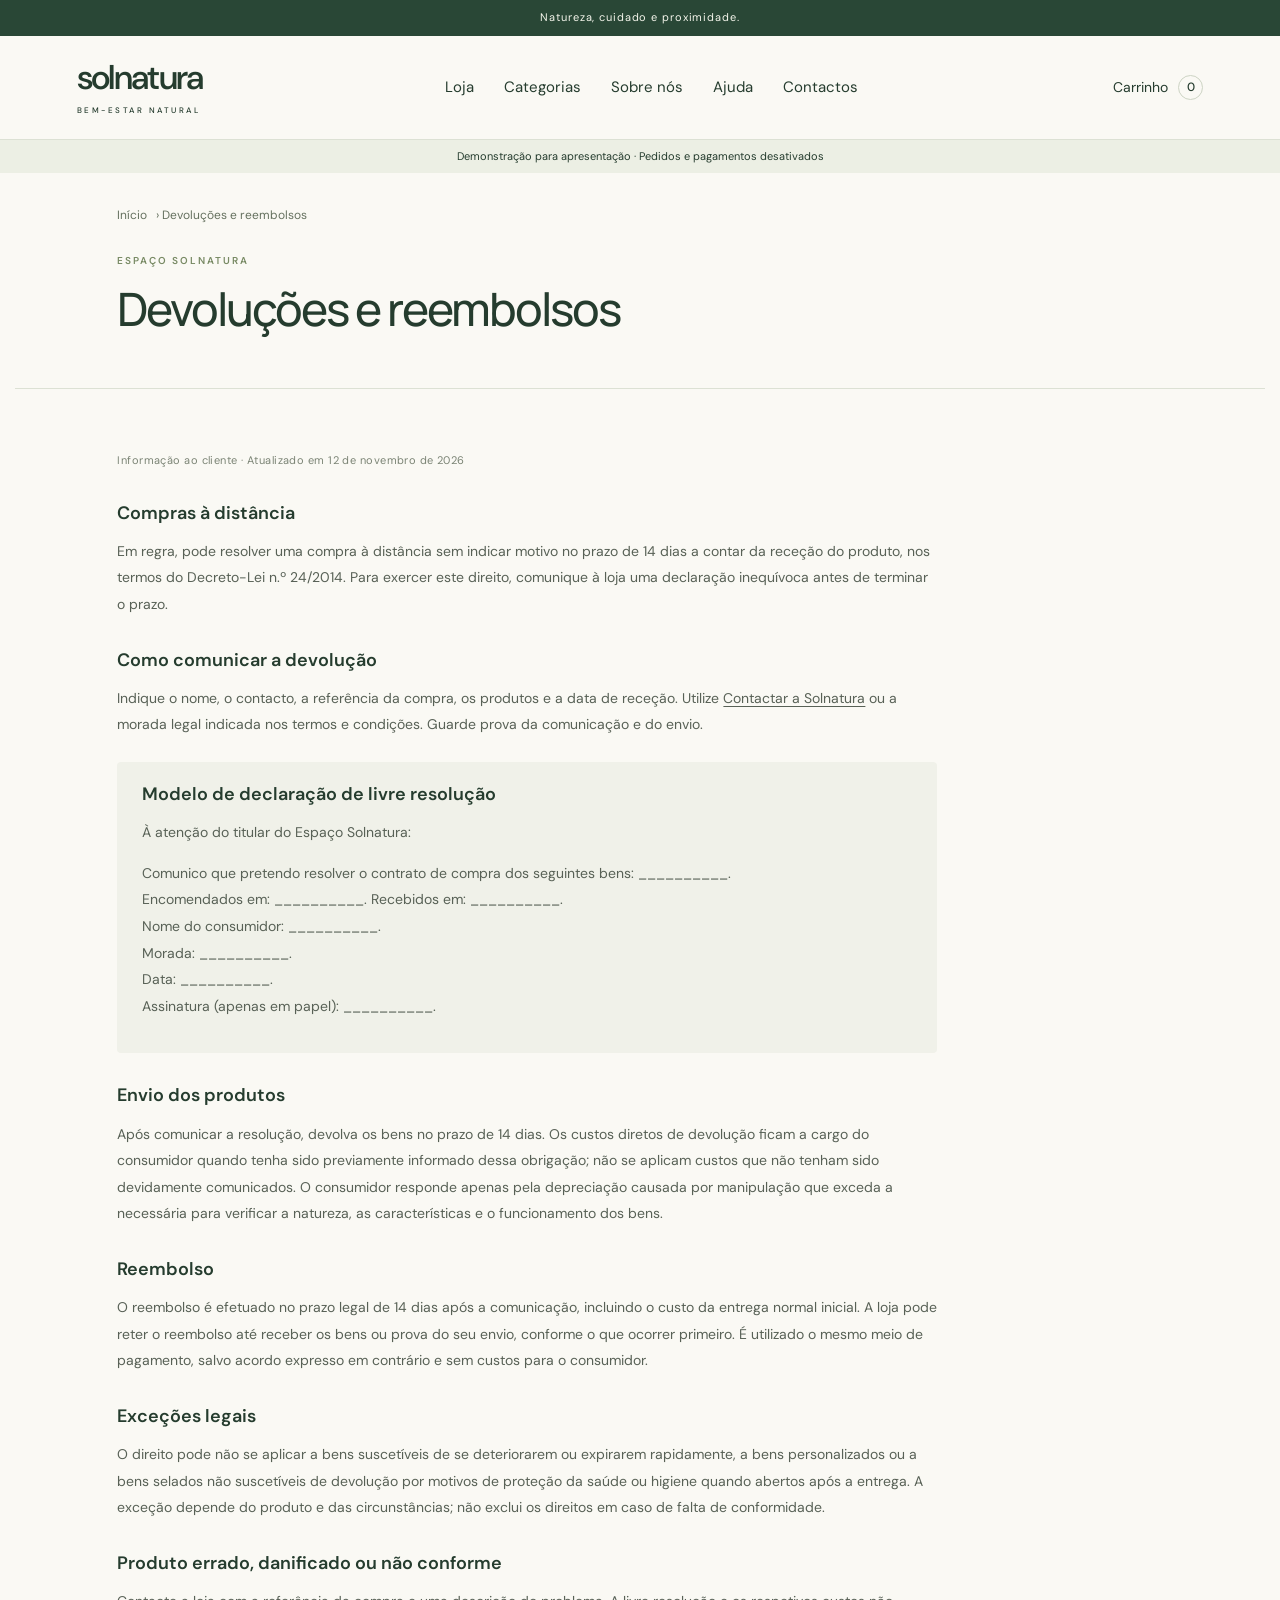
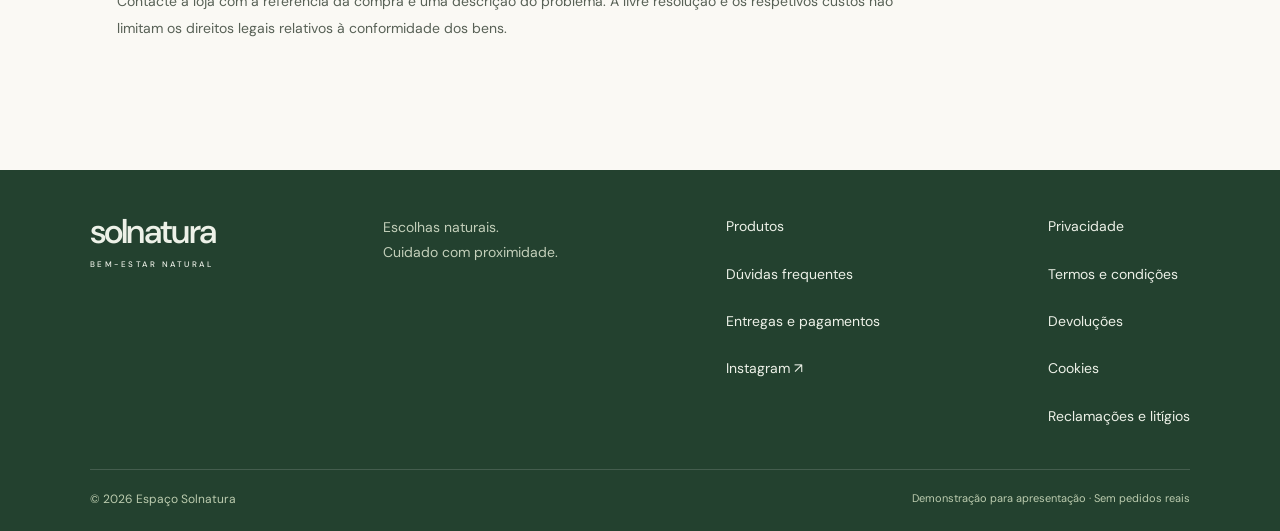
<file: docs/devolucoes.html>
<!doctype html><html lang="pt-PT"><head><meta charset="utf-8"><meta name="viewport" content="width=device-width,initial-scale=1"><meta name="robots" content="noindex,nofollow"><meta name="description" content="Demonstração da loja online Solnatura. Chás, suplementos e cuidados do corpo."><title>Devoluções e reembolsos | Solnatura</title><link rel="icon" href="icon.svg"><link rel="stylesheet" href="styles.css"><style>[hidden]{display:none!important}.demo-label{font-size:11px;text-align:center;padding:8px;background:#ecefe4}.product-image{display:block}.product-grid{margin-top:25px}.demo-page .section{max-width:1250px;margin:auto}.category-card h3{padding:20px}.legal-page{max-width:1000px}.product-information-note a{text-decoration:underline}</style></head><body class="demo-page"><a class="skip" href="#conteudo">Saltar para o conteúdo</a><div class="announcement">Natureza, cuidado e proximidade.</div><header><a class="brand" href="index.html"><span>solnatura<small>BEM-ESTAR NATURAL</small></span></a><nav aria-label="Navegação principal"><a href="loja.html">Loja</a><a href="categorias.html">Categorias</a><a href="sobre.html">Sobre nós</a><a href="ajuda.html">Ajuda</a><a href="contactos.html">Contactos</a></nav><a class="cart-button" href="carrinho.html">Carrinho <b id="cart-count">0</b></a></header><div class="demo-label">Demonstração para apresentação · Pedidos e pagamentos desativados</div><main id="conteudo"><section class="page-heading section"><div class="breadcrumbs"><a href="index.html">Início</a> › Devoluções e reembolsos</div><div class="eyebrow">ESPAÇO SOLNATURA</div><h1>Devoluções e reembolsos</h1></section><section class="section legal-page"><div class="legal"><p class="legal-updated">Informação ao cliente · Atualizado em 12 de novembro de 2026</p><h2>Devoluções e reembolsos</h2><h3>Compras à distância</h3><p>Em regra, pode resolver uma compra à distância sem indicar motivo no prazo de 14 dias a contar da receção do produto, nos termos do Decreto-Lei n.º 24/2014. Para exercer este direito, comunique à loja uma declaração inequívoca antes de terminar o prazo.</p><h3>Como comunicar a devolução</h3><p>Indique o nome, o contacto, a referência da compra, os produtos e a data de receção. Utilize <a href="contactos.html">Contactar a Solnatura</a> ou a morada legal indicada nos termos e condições. Guarde prova da comunicação e do envio.</p><div class="withdrawal-model"><h3>Modelo de declaração de livre resolução</h3><p>À atenção do titular do Espaço Solnatura:</p><p>Comunico que pretendo resolver o contrato de compra dos seguintes bens: __________.<br/>Encomendados em: __________. Recebidos em: __________.<br/>Nome do consumidor: __________.<br/>Morada: __________.<br/>Data: __________.<br/>Assinatura (apenas em papel): __________.</p></div><h3>Envio dos produtos</h3><p>Após comunicar a resolução, devolva os bens no prazo de 14 dias. Os custos diretos de devolução ficam a cargo do consumidor quando tenha sido previamente informado dessa obrigação; não se aplicam custos que não tenham sido devidamente comunicados. O consumidor responde apenas pela depreciação causada por manipulação que exceda a necessária para verificar a natureza, as características e o funcionamento dos bens.</p><h3>Reembolso</h3><p>O reembolso é efetuado no prazo legal de 14 dias após a comunicação, incluindo o custo da entrega normal inicial. A loja pode reter o reembolso até receber os bens ou prova do seu envio, conforme o que ocorrer primeiro. É utilizado o mesmo meio de pagamento, salvo acordo expresso em contrário e sem custos para o consumidor.</p><h3>Exceções legais</h3><p>O direito pode não se aplicar a bens suscetíveis de se deteriorarem ou expirarem rapidamente, a bens personalizados ou a bens selados não suscetíveis de devolução por motivos de proteção da saúde ou higiene quando abertos após a entrega. A exceção depende do produto e das circunstâncias; não exclui os direitos em caso de falta de conformidade.</p><h3>Produto errado, danificado ou não conforme</h3><p>Contacte a loja com a referência da compra e uma descrição do problema. A livre resolução e os respetivos custos não limitam os direitos legais relativos à conformidade dos bens.</p></div></section></main><footer><div class="footer-main"><a class="brand" href="index.html"><span>solnatura<small>BEM-ESTAR NATURAL</small></span></a><p>Escolhas naturais.<br>Cuidado com proximidade.</p><div><a href="loja.html">Produtos</a><a href="ajuda.html">Dúvidas frequentes</a><a href="entregas-e-pagamentos.html">Entregas e pagamentos</a><a href="https://www.instagram.com/espaco_solnatura/" target="_blank" rel="noreferrer">Instagram ↗</a></div><div><a href="privacidade.html">Privacidade</a><a href="condicoes.html">Termos e condições</a><a href="devolucoes.html">Devoluções</a><a href="cookies.html">Cookies</a><a href="reclamacoes.html">Reclamações e litígios</a></div></div><div class="footer-bottom"><small>© 2026 Espaço Solnatura</small><span>Demonstração para apresentação · Sem pedidos reais</span></div></footer><script>const products=[{"id":"cc4df1d6-1a9a-49ab-a463-b979ffce9bfa","name":"Chá de Quebra Pedra","category":"Chás e infusões","price":0,"priceOnRequest":true,"image":"./images/catalogue/cha-de-quebra-pedra.webp","sourceUrl":"https://www.instagram.com/espaco_solnatura/p/DXfZm6NiDKc/","importKey":"instagram:cha-de-quebra-pedra","description":"Chá de Quebra Pedra divulgado pela Solnatura. Consulte a loja para confirmar o formato, o preço e a disponibilidade.","brand":"","size":"","ingredients":"","usage":"","precautions":"Confirme com a loja a composição, as instruções e as informações do rótulo antes de utilizar.","stock":null,"active":true,"featured":false,"deleted":false},{"id":"d0d15ec1-7b18-4965-a7da-bb73a0dd95f8","name":"Chá de Barbas de Milho","category":"Chás e infusões","price":0,"priceOnRequest":true,"image":"./images/catalogue/cha-de-barbas-de-milho.webp","sourceUrl":"https://www.instagram.com/p/DXfZm6NiDKc/","importKey":"instagram:cha-de-barbas-de-milho","description":"Chá de Barbas de Milho divulgado pela Solnatura. Consulte a loja para confirmar o formato, o preço e a disponibilidade.","brand":"","size":"","ingredients":"","usage":"","precautions":"Confirme com a loja a composição, as instruções e as informações do rótulo antes de utilizar.","stock":null,"active":true,"featured":false,"deleted":false},{"id":"3f4c57a5-010f-42b6-b406-34a9b2b3e4d6","name":"Chá de Pau D’Arco","category":"Chás e infusões","price":0,"priceOnRequest":true,"image":"./images/catalogue/cha-de-pau-darco.webp","sourceUrl":"https://www.instagram.com/p/DXfZm6NiDKc/","importKey":"instagram:cha-de-pau-darco","description":"Chá de Pau D’Arco divulgado pela Solnatura. Consulte a loja para confirmar o formato, o preço e a disponibilidade.","brand":"","size":"","ingredients":"","usage":"","precautions":"Confirme com a loja a composição, as instruções e as informações do rótulo antes de utilizar.","stock":null,"active":true,"featured":false,"deleted":false},{"id":"bccdba74-a4f6-40e4-b9a2-5b2aca70d81a","name":"Chá de Borututu","category":"Chás e infusões","price":0,"priceOnRequest":true,"image":"./images/catalogue/cha-de-borututu.webp","sourceUrl":"https://www.instagram.com/p/DXfZm6NiDKc/","importKey":"instagram:cha-de-borututu","description":"Chá de Borututu divulgado pela Solnatura. Consulte a loja para confirmar o formato, o preço e a disponibilidade.","brand":"","size":"","ingredients":"","usage":"","precautions":"Confirme com a loja a composição, as instruções e as informações do rótulo antes de utilizar.","stock":null,"active":true,"featured":false,"deleted":false},{"id":"9e22a83a-f3ea-4a0c-b3ba-c69bb9d700f1","name":"Chá de Arruda","category":"Chás e infusões","price":0,"priceOnRequest":true,"image":"./images/catalogue/cha-de-arruda.webp","sourceUrl":"https://www.instagram.com/p/DXfZm6NiDKc/","importKey":"instagram:cha-de-arruda","description":"Chá de Arruda divulgado pela Solnatura. Consulte a loja para confirmar o formato, o preço e a disponibilidade.","brand":"","size":"","ingredients":"","usage":"","precautions":"Confirme com a loja a composição, as instruções e as informações do rótulo antes de utilizar.","stock":null,"active":true,"featured":false,"deleted":false},{"id":"2a2e49b1-bac5-4e2f-a5f7-56415f5bf1c5","name":"Chá de Sene Folículos","category":"Chás e infusões","price":0,"priceOnRequest":true,"image":"./images/catalogue/cha-de-sene-foliculos.webp","sourceUrl":"https://www.instagram.com/p/DXfZm6NiDKc/","importKey":"instagram:cha-de-sene-foliculos","description":"Chá de Sene Folículos divulgado pela Solnatura. Consulte a loja para confirmar o formato, o preço e a disponibilidade.","brand":"","size":"","ingredients":"","usage":"","precautions":"Confirme com a loja a composição, as instruções e as informações do rótulo antes de utilizar.","stock":null,"active":true,"featured":false,"deleted":false},{"id":"9bca5e8f-6048-4eaa-b538-0afbc6870e91","name":"Chá Verde","category":"Chás e infusões","price":0,"priceOnRequest":true,"image":"./images/catalogue/cha-verde.webp","sourceUrl":"https://www.instagram.com/espaco_solnatura/p/DXfYySNiH4w/","importKey":"instagram:cha-verde","description":"Chá Verde divulgado pela Solnatura. Consulte a loja para confirmar o formato, o preço e a disponibilidade.","brand":"","size":"","ingredients":"","usage":"","precautions":"Confirme com a loja a composição, as instruções e as informações do rótulo antes de utilizar.","stock":null,"active":true,"featured":false,"deleted":false},{"id":"b300151e-7d46-421d-b89d-877f481df6c4","name":"Chá Preto","category":"Chás e infusões","price":0,"priceOnRequest":true,"image":"./images/catalogue/cha-preto.webp","sourceUrl":"https://www.instagram.com/espaco_solnatura/p/DXfYySNiH4w/","importKey":"instagram:cha-preto","description":"Chá Preto divulgado pela Solnatura. Consulte a loja para confirmar o formato, o preço e a disponibilidade.","brand":"","size":"","ingredients":"","usage":"","precautions":"Confirme com a loja a composição, as instruções e as informações do rótulo antes de utilizar.","stock":null,"active":true,"featured":false,"deleted":false},{"id":"ffdcb19d-3829-4b44-afb5-cc44a7a7c49b","name":"Chá Vermelho","category":"Chás e infusões","price":0,"priceOnRequest":true,"image":"./images/catalogue/cha-vermelho.webp","sourceUrl":"https://www.instagram.com/espaco_solnatura/p/DXfYySNiH4w/","importKey":"instagram:cha-vermelho","description":"Chá Vermelho divulgado pela Solnatura. Consulte a loja para confirmar o formato, o preço e a disponibilidade.","brand":"","size":"","ingredients":"","usage":"","precautions":"Confirme com a loja a composição, as instruções e as informações do rótulo antes de utilizar.","stock":null,"active":true,"featured":false,"deleted":false},{"id":"26b72b2d-bfd8-451b-a00d-6fad23da2060","name":"Chá Branco","category":"Chás e infusões","price":0,"priceOnRequest":true,"image":"./images/catalogue/cha-branco.webp","sourceUrl":"https://www.instagram.com/espaco_solnatura/p/DXfYySNiH4w/","importKey":"instagram:cha-branco","description":"Chá Branco divulgado pela Solnatura. Consulte a loja para confirmar o formato, o preço e a disponibilidade.","brand":"","size":"","ingredients":"","usage":"","precautions":"Confirme com a loja a composição, as instruções e as informações do rótulo antes de utilizar.","stock":null,"active":true,"featured":false,"deleted":false},{"id":"2287c78c-6f1c-495b-91b3-94a36c6c172e","name":"Chá de Canela","category":"Chás e infusões","price":0,"priceOnRequest":true,"image":"./images/catalogue/cha-de-canela.webp","sourceUrl":"https://www.instagram.com/espaco_solnatura/p/DXfYySNiH4w/","importKey":"instagram:cha-de-canela","description":"Chá de Canela divulgado pela Solnatura. Consulte a loja para confirmar o formato, o preço e a disponibilidade.","brand":"","size":"","ingredients":"","usage":"","precautions":"Confirme com a loja a composição, as instruções e as informações do rótulo antes de utilizar.","stock":null,"active":true,"featured":false,"deleted":false},{"id":"402de1ce-7049-4adb-bdb8-561431444a13","name":"Chá de Cavalinha","category":"Chás e infusões","price":0,"priceOnRequest":true,"image":"./images/catalogue/cha-de-cavalinha.webp","sourceUrl":"https://www.instagram.com/espaco_solnatura/p/DXfYySNiH4w/","importKey":"instagram:cha-de-cavalinha","description":"Chá de Cavalinha divulgado pela Solnatura. Consulte a loja para confirmar o formato, o preço e a disponibilidade.","brand":"","size":"","ingredients":"","usage":"","precautions":"Confirme com a loja a composição, as instruções e as informações do rótulo antes de utilizar.","stock":null,"active":true,"featured":false,"deleted":false},{"id":"5b29feff-b20b-44a3-825b-ae4c50184585","name":"Chá de Camomila","category":"Chás e infusões","price":0,"priceOnRequest":true,"image":"./images/catalogue/cha-de-camomila.webp","sourceUrl":"https://www.instagram.com/espaco_solnatura/p/DXe11ZmCC4v/","importKey":"instagram:cha-de-camomila","description":"Chá de Camomila divulgado pela Solnatura. Consulte a loja para confirmar o formato, o preço e a disponibilidade.","brand":"","size":"","ingredients":"","usage":"","precautions":"Confirme com a loja a composição, as instruções e as informações do rótulo antes de utilizar.","stock":null,"active":true,"featured":false,"deleted":false},{"id":"342af56e-6b55-451c-a97a-956591a18029","name":"Chá de Cidreira","category":"Chás e infusões","price":0,"priceOnRequest":true,"image":"./images/catalogue/cha-de-cidreira.webp","sourceUrl":"https://www.instagram.com/espaco_solnatura/p/DXe11ZmCC4v/","importKey":"instagram:cha-de-cidreira","description":"Chá de Cidreira divulgado pela Solnatura. Consulte a loja para confirmar o formato, o preço e a disponibilidade.","brand":"","size":"","ingredients":"","usage":"","precautions":"Confirme com a loja a composição, as instruções e as informações do rótulo antes de utilizar.","stock":null,"active":true,"featured":false,"deleted":false},{"id":"ef8a16e1-db2d-4bca-b557-d813a36fdd5e","name":"Chá de Tília","category":"Chás e infusões","price":0,"priceOnRequest":true,"image":"./images/catalogue/cha-de-tilia.webp","sourceUrl":"https://www.instagram.com/espaco_solnatura/p/DXe11ZmCC4v/","importKey":"instagram:cha-de-tilia","description":"Chá de Tília divulgado pela Solnatura. Consulte a loja para confirmar o formato, o preço e a disponibilidade.","brand":"","size":"","ingredients":"","usage":"","precautions":"Confirme com a loja a composição, as instruções e as informações do rótulo antes de utilizar.","stock":null,"active":true,"featured":false,"deleted":false},{"id":"0b262378-7683-4d8c-a6d3-1085ec354729","name":"Chá de Malvas","category":"Chás e infusões","price":0,"priceOnRequest":true,"image":"./images/catalogue/cha-de-malvas.webp","sourceUrl":"https://www.instagram.com/espaco_solnatura/p/DXe11ZmCC4v/","importKey":"instagram:cha-de-malvas","description":"Chá de Malvas divulgado pela Solnatura. Consulte a loja para confirmar o formato, o preço e a disponibilidade.","brand":"","size":"","ingredients":"","usage":"","precautions":"Confirme com a loja a composição, as instruções e as informações do rótulo antes de utilizar.","stock":null,"active":true,"featured":false,"deleted":false},{"id":"be852072-178a-49bf-8715-72a2adc4419d","name":"Chá de Príncipe","category":"Chás e infusões","price":0,"priceOnRequest":true,"image":"./images/catalogue/cha-de-principe.webp","sourceUrl":"https://www.instagram.com/espaco_solnatura/p/DXe11ZmCC4v/","importKey":"instagram:cha-de-principe","description":"Chá de Príncipe divulgado pela Solnatura. Consulte a loja para confirmar o formato, o preço e a disponibilidade.","brand":"","size":"","ingredients":"","usage":"","precautions":"Confirme com a loja a composição, as instruções e as informações do rótulo antes de utilizar.","stock":null,"active":true,"featured":false,"deleted":false},{"id":"cb29d64b-03e6-43c9-b787-bf4c3f9075db","name":"Chá de Funcho","category":"Chás e infusões","price":0,"priceOnRequest":true,"image":"./images/catalogue/cha-de-funcho.webp","sourceUrl":"https://www.instagram.com/espaco_solnatura/p/DXe0b1DiOyD/","importKey":"instagram:cha-de-funcho","description":"Chá de Funcho divulgado pela Solnatura. Consulte a loja para confirmar o formato, o preço e a disponibilidade.","brand":"","size":"","ingredients":"","usage":"","precautions":"Confirme com a loja a composição, as instruções e as informações do rótulo antes de utilizar.","stock":null,"active":true,"featured":false,"deleted":false},{"id":"342f60db-3c1a-4e2a-b0fe-5f45c7e00e11","name":"Chá de Hortelã & Pimenta","category":"Chás e infusões","price":0,"priceOnRequest":true,"image":"./images/catalogue/cha-de-hortela-pimenta.webp","sourceUrl":"https://www.instagram.com/espaco_solnatura/p/DXe0b1DiOyD/","importKey":"instagram:cha-de-hortela-pimenta","description":"Chá de Hortelã & Pimenta divulgado pela Solnatura. Consulte a loja para confirmar o formato, o preço e a disponibilidade.","brand":"","size":"","ingredients":"","usage":"","precautions":"Confirme com a loja a composição, as instruções e as informações do rótulo antes de utilizar.","stock":null,"active":true,"featured":false,"deleted":false},{"id":"0b285063-3c7b-4363-896c-12f56573c83d","name":"Chá de Espinheira-Santa","category":"Chás e infusões","price":0,"priceOnRequest":true,"image":"./images/catalogue/cha-de-espinheira-santa.webp","sourceUrl":"https://www.instagram.com/espaco_solnatura/p/DXe0b1DiOyD/","importKey":"instagram:cha-de-espinheira-santa","description":"Chá de Espinheira-Santa divulgado pela Solnatura. Consulte a loja para confirmar o formato, o preço e a disponibilidade.","brand":"","size":"","ingredients":"","usage":"","precautions":"Confirme com a loja a composição, as instruções e as informações do rótulo antes de utilizar.","stock":null,"active":true,"featured":false,"deleted":false},{"id":"7de16ed8-875d-48aa-80ba-9fc40cfe4ac2","name":"Chá de Anis Estrelado","category":"Chás e infusões","price":0,"priceOnRequest":true,"image":"./images/catalogue/cha-de-anis-estrelado.webp","sourceUrl":"https://www.instagram.com/espaco_solnatura/p/DXe0b1DiOyD/","importKey":"instagram:cha-de-anis-estrelado","description":"Chá de Anis Estrelado divulgado pela Solnatura. Consulte a loja para confirmar o formato, o preço e a disponibilidade.","brand":"","size":"","ingredients":"","usage":"","precautions":"Confirme com a loja a composição, as instruções e as informações do rótulo antes de utilizar.","stock":null,"active":true,"featured":false,"deleted":false},{"id":"93b48ccb-ea01-4f54-a3dc-51f58173a261","name":"Chá de Carqueja","category":"Chás e infusões","price":0,"priceOnRequest":true,"image":"./images/catalogue/cha-de-carqueja.webp","sourceUrl":"https://www.instagram.com/espaco_solnatura/p/DXe0b1DiOyD/","importKey":"instagram:cha-de-carqueja","description":"Chá de Carqueja divulgado pela Solnatura. Consulte a loja para confirmar o formato, o preço e a disponibilidade.","brand":"","size":"","ingredients":"","usage":"","precautions":"Confirme com a loja a composição, as instruções e as informações do rótulo antes de utilizar.","stock":null,"active":true,"featured":false,"deleted":false},{"id":"0eed4170-2b9c-46de-8947-3c82a2a79549","name":"Chá de Dente de Leão","category":"Chás e infusões","price":0,"priceOnRequest":true,"image":"./images/catalogue/cha-de-dente-de-leao.webp","sourceUrl":"https://www.instagram.com/espaco_solnatura/p/DXe0b1DiOyD/","importKey":"instagram:cha-de-dente-de-leao","description":"Chá de Dente de Leão divulgado pela Solnatura. Consulte a loja para confirmar o formato, o preço e a disponibilidade.","brand":"","size":"","ingredients":"","usage":"","precautions":"Confirme com a loja a composição, as instruções e as informações do rótulo antes de utilizar.","stock":null,"active":true,"featured":false,"deleted":false},{"id":"c486e111-497a-49cb-a52c-c55726bf216f","name":"Magic Skyn","category":"Suplementos","price":0,"priceOnRequest":true,"image":"./images/catalogue/magic-skyn.webp","sourceUrl":"https://www.instagram.com/espaco_solnatura/p/DX9wW8XIFeN/","importKey":"instagram:magic-skyn","description":"Suplemento alimentar apresentado pela Solnatura, com colagénio e ácido hialurónico. Confirme a composição completa e as condições de utilização com a loja.","brand":"","size":"30 ampolas bebíveis de 10 ml","ingredients":"","usage":"","precautions":"Confirme com a loja a composição, as instruções e as informações do rótulo antes de utilizar.","stock":null,"active":true,"featured":false,"deleted":false},{"id":"6b5acb93-f47c-400e-a8c0-70fc0bdb0ef2","name":"Vinagre de Sidra — Clínica do Peso","category":"Suplementos","price":0,"priceOnRequest":true,"image":"./images/catalogue/vinagre-de-sidra-clinica-do-peso.webp","sourceUrl":"https://www.instagram.com/espaco_solnatura/p/DXuDM7OiBca/","importKey":"instagram:vinagre-de-sidra-clinica-do-peso","description":"Suplemento alimentar de vinagre de sidra da linha Clínica do Peso, apresentado no Instagram da Solnatura. Composição completa e utilização a confirmar com a loja.","brand":"","size":"60 cápsulas","ingredients":"","usage":"","precautions":"Confirme com a loja a composição, as instruções e as informações do rótulo antes de utilizar.","stock":null,"active":true,"featured":false,"deleted":false},{"id":"d9017083-cbb9-4cea-aa22-d3e6f8e0a499","name":"Rheuma Fieta","category":"Suplementos","price":0,"priceOnRequest":true,"image":"./images/catalogue/rheuma-fieta.webp","sourceUrl":"https://www.instagram.com/espaco_solnatura/p/DXsTCjiCDEK/","importKey":"instagram:rheuma-fieta","description":"Suplemento alimentar Rheuma Fieta apresentado pela Solnatura. Contacte a loja para confirmar o formato e a informação completa do rótulo.","brand":"","size":"","ingredients":"","usage":"","precautions":"Confirme com a loja a composição, as instruções e as informações do rótulo antes de utilizar.","stock":null,"active":true,"featured":false,"deleted":false},{"id":"163d617a-1633-475e-98a9-a24fa18dc8cd","name":"Biolimão Gold 3 em 1","category":"Suplementos","price":0,"priceOnRequest":true,"image":"./images/catalogue/biolimao-gold-3-em-1.webp","sourceUrl":"https://www.instagram.com/espaco_solnatura/p/DXrbeOBCMPE/","importKey":"instagram:biolimao-gold-3-em-1","description":"Suplemento alimentar Biolimão Gold 3 em 1, divulgado pela Solnatura. Consulte a loja para confirmar a composição e as indicações do fabricante.","brand":"","size":"60 comprimidos","ingredients":"","usage":"","precautions":"Confirme com a loja a composição, as instruções e as informações do rótulo antes de utilizar.","stock":null,"active":true,"featured":false,"deleted":false},{"id":"fb15dd9f-29f7-4511-b8dc-d59ef05f1500","name":"OptiFemme","category":"Suplementos","price":0,"priceOnRequest":true,"image":"./images/catalogue/optifemme.webp","sourceUrl":"https://www.instagram.com/espaco_solnatura/p/DXrTGRbiKqp/","importKey":"instagram:optifemme","description":"Suplemento alimentar OptiFemme divulgado pela Solnatura. Confirme a composição completa, o formato e a utilização antes de encomendar.","brand":"","size":"","ingredients":"","usage":"","precautions":"Confirme com a loja a composição, as instruções e as informações do rótulo antes de utilizar.","stock":null,"active":true,"featured":false,"deleted":false},{"id":"4a4ed840-f4fc-4d4e-966d-a4a4d0c2b5de","name":"Procerebro Forte","category":"Suplementos","price":0,"priceOnRequest":true,"image":"./images/catalogue/procerebro-forte.webp","sourceUrl":"https://www.instagram.com/espaco_solnatura/p/DXpt4_aiGJN/","importKey":"instagram:procerebro-forte","description":"Suplemento alimentar Procerebro Forte apresentado no Instagram da Solnatura. Formato e informação completa do fabricante a confirmar com a loja.","brand":"","size":"","ingredients":"","usage":"","precautions":"Confirme com a loja a composição, as instruções e as informações do rótulo antes de utilizar.","stock":null,"active":true,"featured":false,"deleted":false},{"id":"47aef771-5bce-4972-b08d-b0fb46e75fd7","name":"Savlon","category":"Suplementos","price":0,"priceOnRequest":true,"image":"./images/catalogue/savlon.webp","sourceUrl":"https://www.instagram.com/espaco_solnatura/p/DXpoAgBiOBq/","importKey":"instagram:savlon","description":"Suplemento alimentar Savlon, com diosmina e hesperidina, apresentado pela Solnatura. Confirme a composição completa e a utilização com a loja.","brand":"","size":"60 comprimidos","ingredients":"","usage":"","precautions":"Confirme com a loja a composição, as instruções e as informações do rótulo antes de utilizar.","stock":null,"active":true,"featured":false,"deleted":false},{"id":"b84f1099-dcd2-46ac-bdd7-611773f756e9","name":"Melatonina Rapid 1,9 mg","category":"Suplementos","price":0,"priceOnRequest":true,"image":"./images/catalogue/melatonina-rapid-1-9-mg.webp","sourceUrl":"https://www.instagram.com/espaco_solnatura/p/DXpJUt_iMIO/","importKey":"instagram:melatonina-rapid-1-9-mg","description":"Suplemento alimentar de melatonina, apresentado em comprimidos mastigáveis. Consulte a loja para confirmar a informação completa do rótulo.","brand":"","size":"40 comprimidos mastigáveis","ingredients":"","usage":"","precautions":"Confirme com a loja a composição, as instruções e as informações do rótulo antes de utilizar.","stock":null,"active":true,"featured":false,"deleted":false},{"id":"86d1ac1c-ce21-43c7-93a3-9cac222bc51e","name":"Seca Barriga — Gengibre e Garcínia","category":"Suplementos","price":0,"priceOnRequest":true,"image":"./images/catalogue/seca-barriga-gengibre-e-garcinia.webp","sourceUrl":"https://www.instagram.com/espaco_solnatura/p/DXpIbxkiPna/","importKey":"instagram:seca-barriga-gengibre-e-garcinia","description":"Suplemento alimentar Seca Barriga, apresentado pela Solnatura com gengibre e garcínia. Confirme a composição completa e as condições de utilização com a loja.","brand":"","size":"500 ml","ingredients":"","usage":"","precautions":"Confirme com a loja a composição, as instruções e as informações do rótulo antes de utilizar.","stock":null,"active":true,"featured":false,"deleted":false},{"id":"f3ac5637-9c2f-46df-9c4c-dd627c3afb4e","name":"B12 Energy Active","category":"Suplementos","price":0,"priceOnRequest":true,"image":"./images/catalogue/b12-energy-active.webp","sourceUrl":"https://www.instagram.com/espaco_solnatura/p/DXmF9XKiD6a/","importKey":"instagram:b12-energy-active","description":"Suplemento alimentar de vitamina B12 apresentado pela Solnatura. Informação completa do fabricante e utilização a confirmar com a loja.","brand":"","size":"30 comprimidos mastigáveis","ingredients":"","usage":"","precautions":"Confirme com a loja a composição, as instruções e as informações do rótulo antes de utilizar.","stock":null,"active":true,"featured":false,"deleted":false},{"id":"75ead70b-8237-4e34-b9f1-16a6d2e45dde","name":"Beterraba Forte","category":"Suplementos","price":0,"priceOnRequest":true,"image":"./images/catalogue/beterraba-forte.webp","sourceUrl":"https://www.instagram.com/espaco_solnatura/p/DXl4_NtCIiP/","importKey":"instagram:beterraba-forte","description":"Suplemento alimentar Beterraba Forte divulgado pela Solnatura. Consulte a loja para confirmar a composição, o formato e as instruções do fabricante.","brand":"","size":"500 ml","ingredients":"","usage":"","precautions":"Confirme com a loja a composição, as instruções e as informações do rótulo antes de utilizar.","stock":null,"active":true,"featured":false,"deleted":false},{"id":"0f203eee-dbea-4eea-b889-30372304b24d","name":"Colina + Arroz Vermelho","category":"Suplementos","price":0,"priceOnRequest":true,"image":"./images/catalogue/colina-arroz-vermelho.webp","sourceUrl":"https://www.instagram.com/espaco_solnatura/p/DXkU8XNiNce/","importKey":"instagram:colina-arroz-vermelho","description":"Suplemento alimentar de colina e arroz vermelho apresentado pela Solnatura. Confirme a composição completa e as informações do rótulo antes de utilizar.","brand":"","size":"60 cápsulas","ingredients":"","usage":"","precautions":"Confirme com a loja a composição, as instruções e as informações do rótulo antes de utilizar.","stock":null,"active":true,"featured":false,"deleted":false},{"id":"a43c1f8b-bcc5-495e-8d20-db08d6c6d2c3","name":"Bálsamo de Cavalo — Quente e Frio","category":"Cuidados do corpo","price":0,"priceOnRequest":true,"image":"./images/catalogue/balsamo-de-cavalo-quente-e-frio.webp","sourceUrl":"https://www.instagram.com/espaco_solnatura/p/DXiRM8oCC-T/","importKey":"instagram:balsamo-de-cavalo-quente-e-frio","description":"Bálsamo de utilização externa divulgado pela Solnatura nas versões de efeito quente e frio. Confirme com a loja qual a versão e o formato pretendidos.","brand":"","size":"","ingredients":"","usage":"","precautions":"Confirme com a loja a composição, as instruções e as informações do rótulo antes de utilizar.","stock":null,"active":true,"featured":false,"deleted":false}];let cart=[];try{cart=JSON.parse(localStorage.getItem('solnatura-demo-cart')||'[]').filter(x=>products.some(p=>p.id===x.id)&&Number.isInteger(x.qty)&&x.qty>0&&x.qty<=99)}catch{};const save=()=>{localStorage.setItem('solnatura-demo-cart',JSON.stringify(cart));document.querySelector('#cart-count').textContent=cart.reduce((a,x)=>a+x.qty,0)};save();document.addEventListener('click',e=>{const add=e.target.closest('[data-add]');if(add){const id=add.dataset.add,x=cart.find(x=>x.id===id);if(x)x.qty=Math.min(99,x.qty+1);else cart.push({id,qty:1});save();add.textContent='Adicionado ✓'}const remove=e.target.closest('[data-remove]');if(remove){cart=cart.filter(x=>x.id!==remove.dataset.remove);save();renderCart()}});const money='Preço sob consulta';function renderCart(){const box=document.querySelector('#cart-items');if(!box)return;box.replaceChildren();if(!cart.length){box.innerHTML='<div class="empty"><h2>O seu carrinho está vazio.</h2><a class="primary" href="loja.html">Ver produtos</a></div>';return}cart.forEach(x=>{const p=products.find(p=>p.id===x.id),row=document.createElement('div');row.className='cart-item';const img=document.createElement('img');img.src=p.image;img.alt=p.name;const desc=document.createElement('div');const name=document.createElement('b');name.textContent=p.name;const q=document.createElement('p');q.textContent=x.qty+' × '+money;desc.append(name,q);const remove=document.createElement('button');remove.className='outline';remove.dataset.remove=p.id;remove.textContent='Retirar';row.append(img,desc,remove);box.append(row)});const note=document.createElement('p');note.className='notice';note.textContent='Esta é uma demonstração para apresentação. Os pedidos e pagamentos não estão ativos.';box.append(note)}renderCart();const search=document.querySelector('#search');function filter(){const term=(search?.value||'').toLocaleLowerCase('pt-PT');const cat=document.querySelector('#category')?.value||'';document.querySelectorAll('[data-product]').forEach(el=>{el.hidden=!el.dataset.name.includes(term)||(cat&&el.dataset.category!==cat)})}search?.addEventListener('input',filter);document.querySelector('#category')?.addEventListener('change',filter);const detail=document.querySelector('#product-detail');if(detail){const p=products.find(p=>p.id===new URLSearchParams(location.search).get('id'));if(!p)detail.innerHTML='<h1>Produto não encontrado.</h1>';else{document.title=p.name+' | Solnatura';document.querySelector('#detail-img').src=p.image;document.querySelector('#detail-img').alt=p.name;document.querySelector('#detail-name').textContent=p.name;document.querySelector('#detail-category').textContent=p.category;document.querySelector('#detail-description').textContent=p.description;document.querySelector('#detail-size').textContent=p.size||'';document.querySelector('#detail-add').dataset.add=p.id;document.querySelector('#detail-note').textContent=p.category==='Chás e infusões'?'Imagem ilustrativa da infusão. Não representa a embalagem de venda.':'Imagem tratada a partir da publicação do produto. Confirme o formato e a rotulagem antes da compra.';}}</script></body></html>
</file>
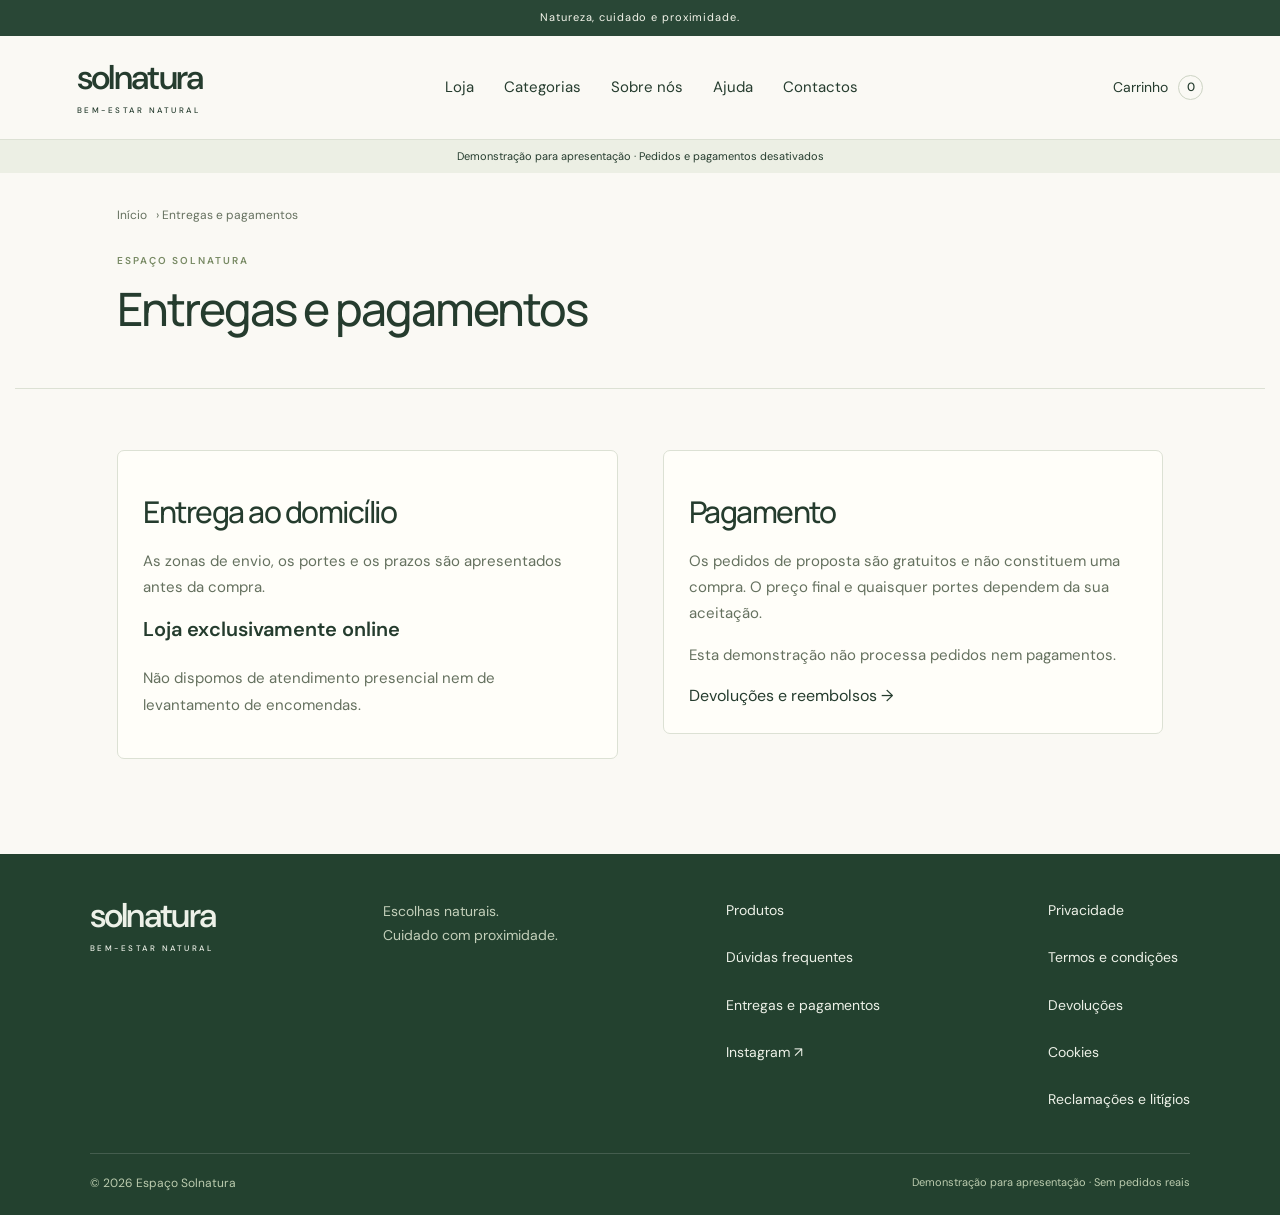
<file: docs/entregas-e-pagamentos.html>
<!doctype html><html lang="pt-PT"><head><meta charset="utf-8"><meta name="viewport" content="width=device-width,initial-scale=1"><meta name="robots" content="noindex,nofollow"><meta name="description" content="Demonstração da loja online Solnatura. Chás, suplementos e cuidados do corpo."><title>Entregas e pagamentos | Solnatura</title><link rel="icon" href="icon.svg"><link rel="stylesheet" href="styles.css"><style>[hidden]{display:none!important}.demo-label{font-size:11px;text-align:center;padding:8px;background:#ecefe4}.product-image{display:block}.product-grid{margin-top:25px}.demo-page .section{max-width:1250px;margin:auto}.category-card h3{padding:20px}.legal-page{max-width:1000px}.product-information-note a{text-decoration:underline}</style></head><body class="demo-page"><a class="skip" href="#conteudo">Saltar para o conteúdo</a><div class="announcement">Natureza, cuidado e proximidade.</div><header><a class="brand" href="index.html"><span>solnatura<small>BEM-ESTAR NATURAL</small></span></a><nav aria-label="Navegação principal"><a href="loja.html">Loja</a><a href="categorias.html">Categorias</a><a href="sobre.html">Sobre nós</a><a href="ajuda.html">Ajuda</a><a href="contactos.html">Contactos</a></nav><a class="cart-button" href="carrinho.html">Carrinho <b id="cart-count">0</b></a></header><div class="demo-label">Demonstração para apresentação · Pedidos e pagamentos desativados</div><main id="conteudo"><section class="page-heading section"><div class="breadcrumbs"><a href="index.html">Início</a> › Entregas e pagamentos</div><div class="eyebrow">ESPAÇO SOLNATURA</div><h1>Entregas e pagamentos</h1></section><section class="section"><div class="info-columns"><article class="form-card"><h2>Entrega ao domicílio</h2><p>As zonas de envio, os portes e os prazos são apresentados antes da compra.</p><h3>Loja exclusivamente online</h3><p>Não dispomos de atendimento presencial nem de levantamento de encomendas.</p></article><article class="form-card"><h2>Pagamento</h2><p>Os pedidos de proposta são gratuitos e não constituem uma compra. O preço final e quaisquer portes dependem da sua aceitação.</p><p>Esta demonstração não processa pedidos nem pagamentos.</p><a href="devolucoes.html">Devoluções e reembolsos →</a></article></div></section></main><footer><div class="footer-main"><a class="brand" href="index.html"><span>solnatura<small>BEM-ESTAR NATURAL</small></span></a><p>Escolhas naturais.<br>Cuidado com proximidade.</p><div><a href="loja.html">Produtos</a><a href="ajuda.html">Dúvidas frequentes</a><a href="entregas-e-pagamentos.html">Entregas e pagamentos</a><a href="https://www.instagram.com/espaco_solnatura/" target="_blank" rel="noreferrer">Instagram ↗</a></div><div><a href="privacidade.html">Privacidade</a><a href="condicoes.html">Termos e condições</a><a href="devolucoes.html">Devoluções</a><a href="cookies.html">Cookies</a><a href="reclamacoes.html">Reclamações e litígios</a></div></div><div class="footer-bottom"><small>© 2026 Espaço Solnatura</small><span>Demonstração para apresentação · Sem pedidos reais</span></div></footer><script>const products=[{"id":"cc4df1d6-1a9a-49ab-a463-b979ffce9bfa","name":"Chá de Quebra Pedra","category":"Chás e infusões","price":0,"priceOnRequest":true,"image":"./images/catalogue/cha-de-quebra-pedra.webp","sourceUrl":"https://www.instagram.com/espaco_solnatura/p/DXfZm6NiDKc/","importKey":"instagram:cha-de-quebra-pedra","description":"Chá de Quebra Pedra divulgado pela Solnatura. Consulte a loja para confirmar o formato, o preço e a disponibilidade.","brand":"","size":"","ingredients":"","usage":"","precautions":"Confirme com a loja a composição, as instruções e as informações do rótulo antes de utilizar.","stock":null,"active":true,"featured":false,"deleted":false},{"id":"d0d15ec1-7b18-4965-a7da-bb73a0dd95f8","name":"Chá de Barbas de Milho","category":"Chás e infusões","price":0,"priceOnRequest":true,"image":"./images/catalogue/cha-de-barbas-de-milho.webp","sourceUrl":"https://www.instagram.com/p/DXfZm6NiDKc/","importKey":"instagram:cha-de-barbas-de-milho","description":"Chá de Barbas de Milho divulgado pela Solnatura. Consulte a loja para confirmar o formato, o preço e a disponibilidade.","brand":"","size":"","ingredients":"","usage":"","precautions":"Confirme com a loja a composição, as instruções e as informações do rótulo antes de utilizar.","stock":null,"active":true,"featured":false,"deleted":false},{"id":"3f4c57a5-010f-42b6-b406-34a9b2b3e4d6","name":"Chá de Pau D’Arco","category":"Chás e infusões","price":0,"priceOnRequest":true,"image":"./images/catalogue/cha-de-pau-darco.webp","sourceUrl":"https://www.instagram.com/p/DXfZm6NiDKc/","importKey":"instagram:cha-de-pau-darco","description":"Chá de Pau D’Arco divulgado pela Solnatura. Consulte a loja para confirmar o formato, o preço e a disponibilidade.","brand":"","size":"","ingredients":"","usage":"","precautions":"Confirme com a loja a composição, as instruções e as informações do rótulo antes de utilizar.","stock":null,"active":true,"featured":false,"deleted":false},{"id":"bccdba74-a4f6-40e4-b9a2-5b2aca70d81a","name":"Chá de Borututu","category":"Chás e infusões","price":0,"priceOnRequest":true,"image":"./images/catalogue/cha-de-borututu.webp","sourceUrl":"https://www.instagram.com/p/DXfZm6NiDKc/","importKey":"instagram:cha-de-borututu","description":"Chá de Borututu divulgado pela Solnatura. Consulte a loja para confirmar o formato, o preço e a disponibilidade.","brand":"","size":"","ingredients":"","usage":"","precautions":"Confirme com a loja a composição, as instruções e as informações do rótulo antes de utilizar.","stock":null,"active":true,"featured":false,"deleted":false},{"id":"9e22a83a-f3ea-4a0c-b3ba-c69bb9d700f1","name":"Chá de Arruda","category":"Chás e infusões","price":0,"priceOnRequest":true,"image":"./images/catalogue/cha-de-arruda.webp","sourceUrl":"https://www.instagram.com/p/DXfZm6NiDKc/","importKey":"instagram:cha-de-arruda","description":"Chá de Arruda divulgado pela Solnatura. Consulte a loja para confirmar o formato, o preço e a disponibilidade.","brand":"","size":"","ingredients":"","usage":"","precautions":"Confirme com a loja a composição, as instruções e as informações do rótulo antes de utilizar.","stock":null,"active":true,"featured":false,"deleted":false},{"id":"2a2e49b1-bac5-4e2f-a5f7-56415f5bf1c5","name":"Chá de Sene Folículos","category":"Chás e infusões","price":0,"priceOnRequest":true,"image":"./images/catalogue/cha-de-sene-foliculos.webp","sourceUrl":"https://www.instagram.com/p/DXfZm6NiDKc/","importKey":"instagram:cha-de-sene-foliculos","description":"Chá de Sene Folículos divulgado pela Solnatura. Consulte a loja para confirmar o formato, o preço e a disponibilidade.","brand":"","size":"","ingredients":"","usage":"","precautions":"Confirme com a loja a composição, as instruções e as informações do rótulo antes de utilizar.","stock":null,"active":true,"featured":false,"deleted":false},{"id":"9bca5e8f-6048-4eaa-b538-0afbc6870e91","name":"Chá Verde","category":"Chás e infusões","price":0,"priceOnRequest":true,"image":"./images/catalogue/cha-verde.webp","sourceUrl":"https://www.instagram.com/espaco_solnatura/p/DXfYySNiH4w/","importKey":"instagram:cha-verde","description":"Chá Verde divulgado pela Solnatura. Consulte a loja para confirmar o formato, o preço e a disponibilidade.","brand":"","size":"","ingredients":"","usage":"","precautions":"Confirme com a loja a composição, as instruções e as informações do rótulo antes de utilizar.","stock":null,"active":true,"featured":false,"deleted":false},{"id":"b300151e-7d46-421d-b89d-877f481df6c4","name":"Chá Preto","category":"Chás e infusões","price":0,"priceOnRequest":true,"image":"./images/catalogue/cha-preto.webp","sourceUrl":"https://www.instagram.com/espaco_solnatura/p/DXfYySNiH4w/","importKey":"instagram:cha-preto","description":"Chá Preto divulgado pela Solnatura. Consulte a loja para confirmar o formato, o preço e a disponibilidade.","brand":"","size":"","ingredients":"","usage":"","precautions":"Confirme com a loja a composição, as instruções e as informações do rótulo antes de utilizar.","stock":null,"active":true,"featured":false,"deleted":false},{"id":"ffdcb19d-3829-4b44-afb5-cc44a7a7c49b","name":"Chá Vermelho","category":"Chás e infusões","price":0,"priceOnRequest":true,"image":"./images/catalogue/cha-vermelho.webp","sourceUrl":"https://www.instagram.com/espaco_solnatura/p/DXfYySNiH4w/","importKey":"instagram:cha-vermelho","description":"Chá Vermelho divulgado pela Solnatura. Consulte a loja para confirmar o formato, o preço e a disponibilidade.","brand":"","size":"","ingredients":"","usage":"","precautions":"Confirme com a loja a composição, as instruções e as informações do rótulo antes de utilizar.","stock":null,"active":true,"featured":false,"deleted":false},{"id":"26b72b2d-bfd8-451b-a00d-6fad23da2060","name":"Chá Branco","category":"Chás e infusões","price":0,"priceOnRequest":true,"image":"./images/catalogue/cha-branco.webp","sourceUrl":"https://www.instagram.com/espaco_solnatura/p/DXfYySNiH4w/","importKey":"instagram:cha-branco","description":"Chá Branco divulgado pela Solnatura. Consulte a loja para confirmar o formato, o preço e a disponibilidade.","brand":"","size":"","ingredients":"","usage":"","precautions":"Confirme com a loja a composição, as instruções e as informações do rótulo antes de utilizar.","stock":null,"active":true,"featured":false,"deleted":false},{"id":"2287c78c-6f1c-495b-91b3-94a36c6c172e","name":"Chá de Canela","category":"Chás e infusões","price":0,"priceOnRequest":true,"image":"./images/catalogue/cha-de-canela.webp","sourceUrl":"https://www.instagram.com/espaco_solnatura/p/DXfYySNiH4w/","importKey":"instagram:cha-de-canela","description":"Chá de Canela divulgado pela Solnatura. Consulte a loja para confirmar o formato, o preço e a disponibilidade.","brand":"","size":"","ingredients":"","usage":"","precautions":"Confirme com a loja a composição, as instruções e as informações do rótulo antes de utilizar.","stock":null,"active":true,"featured":false,"deleted":false},{"id":"402de1ce-7049-4adb-bdb8-561431444a13","name":"Chá de Cavalinha","category":"Chás e infusões","price":0,"priceOnRequest":true,"image":"./images/catalogue/cha-de-cavalinha.webp","sourceUrl":"https://www.instagram.com/espaco_solnatura/p/DXfYySNiH4w/","importKey":"instagram:cha-de-cavalinha","description":"Chá de Cavalinha divulgado pela Solnatura. Consulte a loja para confirmar o formato, o preço e a disponibilidade.","brand":"","size":"","ingredients":"","usage":"","precautions":"Confirme com a loja a composição, as instruções e as informações do rótulo antes de utilizar.","stock":null,"active":true,"featured":false,"deleted":false},{"id":"5b29feff-b20b-44a3-825b-ae4c50184585","name":"Chá de Camomila","category":"Chás e infusões","price":0,"priceOnRequest":true,"image":"./images/catalogue/cha-de-camomila.webp","sourceUrl":"https://www.instagram.com/espaco_solnatura/p/DXe11ZmCC4v/","importKey":"instagram:cha-de-camomila","description":"Chá de Camomila divulgado pela Solnatura. Consulte a loja para confirmar o formato, o preço e a disponibilidade.","brand":"","size":"","ingredients":"","usage":"","precautions":"Confirme com a loja a composição, as instruções e as informações do rótulo antes de utilizar.","stock":null,"active":true,"featured":false,"deleted":false},{"id":"342af56e-6b55-451c-a97a-956591a18029","name":"Chá de Cidreira","category":"Chás e infusões","price":0,"priceOnRequest":true,"image":"./images/catalogue/cha-de-cidreira.webp","sourceUrl":"https://www.instagram.com/espaco_solnatura/p/DXe11ZmCC4v/","importKey":"instagram:cha-de-cidreira","description":"Chá de Cidreira divulgado pela Solnatura. Consulte a loja para confirmar o formato, o preço e a disponibilidade.","brand":"","size":"","ingredients":"","usage":"","precautions":"Confirme com a loja a composição, as instruções e as informações do rótulo antes de utilizar.","stock":null,"active":true,"featured":false,"deleted":false},{"id":"ef8a16e1-db2d-4bca-b557-d813a36fdd5e","name":"Chá de Tília","category":"Chás e infusões","price":0,"priceOnRequest":true,"image":"./images/catalogue/cha-de-tilia.webp","sourceUrl":"https://www.instagram.com/espaco_solnatura/p/DXe11ZmCC4v/","importKey":"instagram:cha-de-tilia","description":"Chá de Tília divulgado pela Solnatura. Consulte a loja para confirmar o formato, o preço e a disponibilidade.","brand":"","size":"","ingredients":"","usage":"","precautions":"Confirme com a loja a composição, as instruções e as informações do rótulo antes de utilizar.","stock":null,"active":true,"featured":false,"deleted":false},{"id":"0b262378-7683-4d8c-a6d3-1085ec354729","name":"Chá de Malvas","category":"Chás e infusões","price":0,"priceOnRequest":true,"image":"./images/catalogue/cha-de-malvas.webp","sourceUrl":"https://www.instagram.com/espaco_solnatura/p/DXe11ZmCC4v/","importKey":"instagram:cha-de-malvas","description":"Chá de Malvas divulgado pela Solnatura. Consulte a loja para confirmar o formato, o preço e a disponibilidade.","brand":"","size":"","ingredients":"","usage":"","precautions":"Confirme com a loja a composição, as instruções e as informações do rótulo antes de utilizar.","stock":null,"active":true,"featured":false,"deleted":false},{"id":"be852072-178a-49bf-8715-72a2adc4419d","name":"Chá de Príncipe","category":"Chás e infusões","price":0,"priceOnRequest":true,"image":"./images/catalogue/cha-de-principe.webp","sourceUrl":"https://www.instagram.com/espaco_solnatura/p/DXe11ZmCC4v/","importKey":"instagram:cha-de-principe","description":"Chá de Príncipe divulgado pela Solnatura. Consulte a loja para confirmar o formato, o preço e a disponibilidade.","brand":"","size":"","ingredients":"","usage":"","precautions":"Confirme com a loja a composição, as instruções e as informações do rótulo antes de utilizar.","stock":null,"active":true,"featured":false,"deleted":false},{"id":"cb29d64b-03e6-43c9-b787-bf4c3f9075db","name":"Chá de Funcho","category":"Chás e infusões","price":0,"priceOnRequest":true,"image":"./images/catalogue/cha-de-funcho.webp","sourceUrl":"https://www.instagram.com/espaco_solnatura/p/DXe0b1DiOyD/","importKey":"instagram:cha-de-funcho","description":"Chá de Funcho divulgado pela Solnatura. Consulte a loja para confirmar o formato, o preço e a disponibilidade.","brand":"","size":"","ingredients":"","usage":"","precautions":"Confirme com a loja a composição, as instruções e as informações do rótulo antes de utilizar.","stock":null,"active":true,"featured":false,"deleted":false},{"id":"342f60db-3c1a-4e2a-b0fe-5f45c7e00e11","name":"Chá de Hortelã & Pimenta","category":"Chás e infusões","price":0,"priceOnRequest":true,"image":"./images/catalogue/cha-de-hortela-pimenta.webp","sourceUrl":"https://www.instagram.com/espaco_solnatura/p/DXe0b1DiOyD/","importKey":"instagram:cha-de-hortela-pimenta","description":"Chá de Hortelã & Pimenta divulgado pela Solnatura. Consulte a loja para confirmar o formato, o preço e a disponibilidade.","brand":"","size":"","ingredients":"","usage":"","precautions":"Confirme com a loja a composição, as instruções e as informações do rótulo antes de utilizar.","stock":null,"active":true,"featured":false,"deleted":false},{"id":"0b285063-3c7b-4363-896c-12f56573c83d","name":"Chá de Espinheira-Santa","category":"Chás e infusões","price":0,"priceOnRequest":true,"image":"./images/catalogue/cha-de-espinheira-santa.webp","sourceUrl":"https://www.instagram.com/espaco_solnatura/p/DXe0b1DiOyD/","importKey":"instagram:cha-de-espinheira-santa","description":"Chá de Espinheira-Santa divulgado pela Solnatura. Consulte a loja para confirmar o formato, o preço e a disponibilidade.","brand":"","size":"","ingredients":"","usage":"","precautions":"Confirme com a loja a composição, as instruções e as informações do rótulo antes de utilizar.","stock":null,"active":true,"featured":false,"deleted":false},{"id":"7de16ed8-875d-48aa-80ba-9fc40cfe4ac2","name":"Chá de Anis Estrelado","category":"Chás e infusões","price":0,"priceOnRequest":true,"image":"./images/catalogue/cha-de-anis-estrelado.webp","sourceUrl":"https://www.instagram.com/espaco_solnatura/p/DXe0b1DiOyD/","importKey":"instagram:cha-de-anis-estrelado","description":"Chá de Anis Estrelado divulgado pela Solnatura. Consulte a loja para confirmar o formato, o preço e a disponibilidade.","brand":"","size":"","ingredients":"","usage":"","precautions":"Confirme com a loja a composição, as instruções e as informações do rótulo antes de utilizar.","stock":null,"active":true,"featured":false,"deleted":false},{"id":"93b48ccb-ea01-4f54-a3dc-51f58173a261","name":"Chá de Carqueja","category":"Chás e infusões","price":0,"priceOnRequest":true,"image":"./images/catalogue/cha-de-carqueja.webp","sourceUrl":"https://www.instagram.com/espaco_solnatura/p/DXe0b1DiOyD/","importKey":"instagram:cha-de-carqueja","description":"Chá de Carqueja divulgado pela Solnatura. Consulte a loja para confirmar o formato, o preço e a disponibilidade.","brand":"","size":"","ingredients":"","usage":"","precautions":"Confirme com a loja a composição, as instruções e as informações do rótulo antes de utilizar.","stock":null,"active":true,"featured":false,"deleted":false},{"id":"0eed4170-2b9c-46de-8947-3c82a2a79549","name":"Chá de Dente de Leão","category":"Chás e infusões","price":0,"priceOnRequest":true,"image":"./images/catalogue/cha-de-dente-de-leao.webp","sourceUrl":"https://www.instagram.com/espaco_solnatura/p/DXe0b1DiOyD/","importKey":"instagram:cha-de-dente-de-leao","description":"Chá de Dente de Leão divulgado pela Solnatura. Consulte a loja para confirmar o formato, o preço e a disponibilidade.","brand":"","size":"","ingredients":"","usage":"","precautions":"Confirme com a loja a composição, as instruções e as informações do rótulo antes de utilizar.","stock":null,"active":true,"featured":false,"deleted":false},{"id":"c486e111-497a-49cb-a52c-c55726bf216f","name":"Magic Skyn","category":"Suplementos","price":0,"priceOnRequest":true,"image":"./images/catalogue/magic-skyn.webp","sourceUrl":"https://www.instagram.com/espaco_solnatura/p/DX9wW8XIFeN/","importKey":"instagram:magic-skyn","description":"Suplemento alimentar apresentado pela Solnatura, com colagénio e ácido hialurónico. Confirme a composição completa e as condições de utilização com a loja.","brand":"","size":"30 ampolas bebíveis de 10 ml","ingredients":"","usage":"","precautions":"Confirme com a loja a composição, as instruções e as informações do rótulo antes de utilizar.","stock":null,"active":true,"featured":false,"deleted":false},{"id":"6b5acb93-f47c-400e-a8c0-70fc0bdb0ef2","name":"Vinagre de Sidra — Clínica do Peso","category":"Suplementos","price":0,"priceOnRequest":true,"image":"./images/catalogue/vinagre-de-sidra-clinica-do-peso.webp","sourceUrl":"https://www.instagram.com/espaco_solnatura/p/DXuDM7OiBca/","importKey":"instagram:vinagre-de-sidra-clinica-do-peso","description":"Suplemento alimentar de vinagre de sidra da linha Clínica do Peso, apresentado no Instagram da Solnatura. Composição completa e utilização a confirmar com a loja.","brand":"","size":"60 cápsulas","ingredients":"","usage":"","precautions":"Confirme com a loja a composição, as instruções e as informações do rótulo antes de utilizar.","stock":null,"active":true,"featured":false,"deleted":false},{"id":"d9017083-cbb9-4cea-aa22-d3e6f8e0a499","name":"Rheuma Fieta","category":"Suplementos","price":0,"priceOnRequest":true,"image":"./images/catalogue/rheuma-fieta.webp","sourceUrl":"https://www.instagram.com/espaco_solnatura/p/DXsTCjiCDEK/","importKey":"instagram:rheuma-fieta","description":"Suplemento alimentar Rheuma Fieta apresentado pela Solnatura. Contacte a loja para confirmar o formato e a informação completa do rótulo.","brand":"","size":"","ingredients":"","usage":"","precautions":"Confirme com a loja a composição, as instruções e as informações do rótulo antes de utilizar.","stock":null,"active":true,"featured":false,"deleted":false},{"id":"163d617a-1633-475e-98a9-a24fa18dc8cd","name":"Biolimão Gold 3 em 1","category":"Suplementos","price":0,"priceOnRequest":true,"image":"./images/catalogue/biolimao-gold-3-em-1.webp","sourceUrl":"https://www.instagram.com/espaco_solnatura/p/DXrbeOBCMPE/","importKey":"instagram:biolimao-gold-3-em-1","description":"Suplemento alimentar Biolimão Gold 3 em 1, divulgado pela Solnatura. Consulte a loja para confirmar a composição e as indicações do fabricante.","brand":"","size":"60 comprimidos","ingredients":"","usage":"","precautions":"Confirme com a loja a composição, as instruções e as informações do rótulo antes de utilizar.","stock":null,"active":true,"featured":false,"deleted":false},{"id":"fb15dd9f-29f7-4511-b8dc-d59ef05f1500","name":"OptiFemme","category":"Suplementos","price":0,"priceOnRequest":true,"image":"./images/catalogue/optifemme.webp","sourceUrl":"https://www.instagram.com/espaco_solnatura/p/DXrTGRbiKqp/","importKey":"instagram:optifemme","description":"Suplemento alimentar OptiFemme divulgado pela Solnatura. Confirme a composição completa, o formato e a utilização antes de encomendar.","brand":"","size":"","ingredients":"","usage":"","precautions":"Confirme com a loja a composição, as instruções e as informações do rótulo antes de utilizar.","stock":null,"active":true,"featured":false,"deleted":false},{"id":"4a4ed840-f4fc-4d4e-966d-a4a4d0c2b5de","name":"Procerebro Forte","category":"Suplementos","price":0,"priceOnRequest":true,"image":"./images/catalogue/procerebro-forte.webp","sourceUrl":"https://www.instagram.com/espaco_solnatura/p/DXpt4_aiGJN/","importKey":"instagram:procerebro-forte","description":"Suplemento alimentar Procerebro Forte apresentado no Instagram da Solnatura. Formato e informação completa do fabricante a confirmar com a loja.","brand":"","size":"","ingredients":"","usage":"","precautions":"Confirme com a loja a composição, as instruções e as informações do rótulo antes de utilizar.","stock":null,"active":true,"featured":false,"deleted":false},{"id":"47aef771-5bce-4972-b08d-b0fb46e75fd7","name":"Savlon","category":"Suplementos","price":0,"priceOnRequest":true,"image":"./images/catalogue/savlon.webp","sourceUrl":"https://www.instagram.com/espaco_solnatura/p/DXpoAgBiOBq/","importKey":"instagram:savlon","description":"Suplemento alimentar Savlon, com diosmina e hesperidina, apresentado pela Solnatura. Confirme a composição completa e a utilização com a loja.","brand":"","size":"60 comprimidos","ingredients":"","usage":"","precautions":"Confirme com a loja a composição, as instruções e as informações do rótulo antes de utilizar.","stock":null,"active":true,"featured":false,"deleted":false},{"id":"b84f1099-dcd2-46ac-bdd7-611773f756e9","name":"Melatonina Rapid 1,9 mg","category":"Suplementos","price":0,"priceOnRequest":true,"image":"./images/catalogue/melatonina-rapid-1-9-mg.webp","sourceUrl":"https://www.instagram.com/espaco_solnatura/p/DXpJUt_iMIO/","importKey":"instagram:melatonina-rapid-1-9-mg","description":"Suplemento alimentar de melatonina, apresentado em comprimidos mastigáveis. Consulte a loja para confirmar a informação completa do rótulo.","brand":"","size":"40 comprimidos mastigáveis","ingredients":"","usage":"","precautions":"Confirme com a loja a composição, as instruções e as informações do rótulo antes de utilizar.","stock":null,"active":true,"featured":false,"deleted":false},{"id":"86d1ac1c-ce21-43c7-93a3-9cac222bc51e","name":"Seca Barriga — Gengibre e Garcínia","category":"Suplementos","price":0,"priceOnRequest":true,"image":"./images/catalogue/seca-barriga-gengibre-e-garcinia.webp","sourceUrl":"https://www.instagram.com/espaco_solnatura/p/DXpIbxkiPna/","importKey":"instagram:seca-barriga-gengibre-e-garcinia","description":"Suplemento alimentar Seca Barriga, apresentado pela Solnatura com gengibre e garcínia. Confirme a composição completa e as condições de utilização com a loja.","brand":"","size":"500 ml","ingredients":"","usage":"","precautions":"Confirme com a loja a composição, as instruções e as informações do rótulo antes de utilizar.","stock":null,"active":true,"featured":false,"deleted":false},{"id":"f3ac5637-9c2f-46df-9c4c-dd627c3afb4e","name":"B12 Energy Active","category":"Suplementos","price":0,"priceOnRequest":true,"image":"./images/catalogue/b12-energy-active.webp","sourceUrl":"https://www.instagram.com/espaco_solnatura/p/DXmF9XKiD6a/","importKey":"instagram:b12-energy-active","description":"Suplemento alimentar de vitamina B12 apresentado pela Solnatura. Informação completa do fabricante e utilização a confirmar com a loja.","brand":"","size":"30 comprimidos mastigáveis","ingredients":"","usage":"","precautions":"Confirme com a loja a composição, as instruções e as informações do rótulo antes de utilizar.","stock":null,"active":true,"featured":false,"deleted":false},{"id":"75ead70b-8237-4e34-b9f1-16a6d2e45dde","name":"Beterraba Forte","category":"Suplementos","price":0,"priceOnRequest":true,"image":"./images/catalogue/beterraba-forte.webp","sourceUrl":"https://www.instagram.com/espaco_solnatura/p/DXl4_NtCIiP/","importKey":"instagram:beterraba-forte","description":"Suplemento alimentar Beterraba Forte divulgado pela Solnatura. Consulte a loja para confirmar a composição, o formato e as instruções do fabricante.","brand":"","size":"500 ml","ingredients":"","usage":"","precautions":"Confirme com a loja a composição, as instruções e as informações do rótulo antes de utilizar.","stock":null,"active":true,"featured":false,"deleted":false},{"id":"0f203eee-dbea-4eea-b889-30372304b24d","name":"Colina + Arroz Vermelho","category":"Suplementos","price":0,"priceOnRequest":true,"image":"./images/catalogue/colina-arroz-vermelho.webp","sourceUrl":"https://www.instagram.com/espaco_solnatura/p/DXkU8XNiNce/","importKey":"instagram:colina-arroz-vermelho","description":"Suplemento alimentar de colina e arroz vermelho apresentado pela Solnatura. Confirme a composição completa e as informações do rótulo antes de utilizar.","brand":"","size":"60 cápsulas","ingredients":"","usage":"","precautions":"Confirme com a loja a composição, as instruções e as informações do rótulo antes de utilizar.","stock":null,"active":true,"featured":false,"deleted":false},{"id":"a43c1f8b-bcc5-495e-8d20-db08d6c6d2c3","name":"Bálsamo de Cavalo — Quente e Frio","category":"Cuidados do corpo","price":0,"priceOnRequest":true,"image":"./images/catalogue/balsamo-de-cavalo-quente-e-frio.webp","sourceUrl":"https://www.instagram.com/espaco_solnatura/p/DXiRM8oCC-T/","importKey":"instagram:balsamo-de-cavalo-quente-e-frio","description":"Bálsamo de utilização externa divulgado pela Solnatura nas versões de efeito quente e frio. Confirme com a loja qual a versão e o formato pretendidos.","brand":"","size":"","ingredients":"","usage":"","precautions":"Confirme com a loja a composição, as instruções e as informações do rótulo antes de utilizar.","stock":null,"active":true,"featured":false,"deleted":false}];let cart=[];try{cart=JSON.parse(localStorage.getItem('solnatura-demo-cart')||'[]').filter(x=>products.some(p=>p.id===x.id)&&Number.isInteger(x.qty)&&x.qty>0&&x.qty<=99)}catch{};const save=()=>{localStorage.setItem('solnatura-demo-cart',JSON.stringify(cart));document.querySelector('#cart-count').textContent=cart.reduce((a,x)=>a+x.qty,0)};save();document.addEventListener('click',e=>{const add=e.target.closest('[data-add]');if(add){const id=add.dataset.add,x=cart.find(x=>x.id===id);if(x)x.qty=Math.min(99,x.qty+1);else cart.push({id,qty:1});save();add.textContent='Adicionado ✓'}const remove=e.target.closest('[data-remove]');if(remove){cart=cart.filter(x=>x.id!==remove.dataset.remove);save();renderCart()}});const money='Preço sob consulta';function renderCart(){const box=document.querySelector('#cart-items');if(!box)return;box.replaceChildren();if(!cart.length){box.innerHTML='<div class="empty"><h2>O seu carrinho está vazio.</h2><a class="primary" href="loja.html">Ver produtos</a></div>';return}cart.forEach(x=>{const p=products.find(p=>p.id===x.id),row=document.createElement('div');row.className='cart-item';const img=document.createElement('img');img.src=p.image;img.alt=p.name;const desc=document.createElement('div');const name=document.createElement('b');name.textContent=p.name;const q=document.createElement('p');q.textContent=x.qty+' × '+money;desc.append(name,q);const remove=document.createElement('button');remove.className='outline';remove.dataset.remove=p.id;remove.textContent='Retirar';row.append(img,desc,remove);box.append(row)});const note=document.createElement('p');note.className='notice';note.textContent='Esta é uma demonstração para apresentação. Os pedidos e pagamentos não estão ativos.';box.append(note)}renderCart();const search=document.querySelector('#search');function filter(){const term=(search?.value||'').toLocaleLowerCase('pt-PT');const cat=document.querySelector('#category')?.value||'';document.querySelectorAll('[data-product]').forEach(el=>{el.hidden=!el.dataset.name.includes(term)||(cat&&el.dataset.category!==cat)})}search?.addEventListener('input',filter);document.querySelector('#category')?.addEventListener('change',filter);const detail=document.querySelector('#product-detail');if(detail){const p=products.find(p=>p.id===new URLSearchParams(location.search).get('id'));if(!p)detail.innerHTML='<h1>Produto não encontrado.</h1>';else{document.title=p.name+' | Solnatura';document.querySelector('#detail-img').src=p.image;document.querySelector('#detail-img').alt=p.name;document.querySelector('#detail-name').textContent=p.name;document.querySelector('#detail-category').textContent=p.category;document.querySelector('#detail-description').textContent=p.description;document.querySelector('#detail-size').textContent=p.size||'';document.querySelector('#detail-add').dataset.add=p.id;document.querySelector('#detail-note').textContent=p.category==='Chás e infusões'?'Imagem ilustrativa da infusão. Não representa a embalagem de venda.':'Imagem tratada a partir da publicação do produto. Confirme o formato e a rotulagem antes da compra.';}}</script></body></html>
</file>
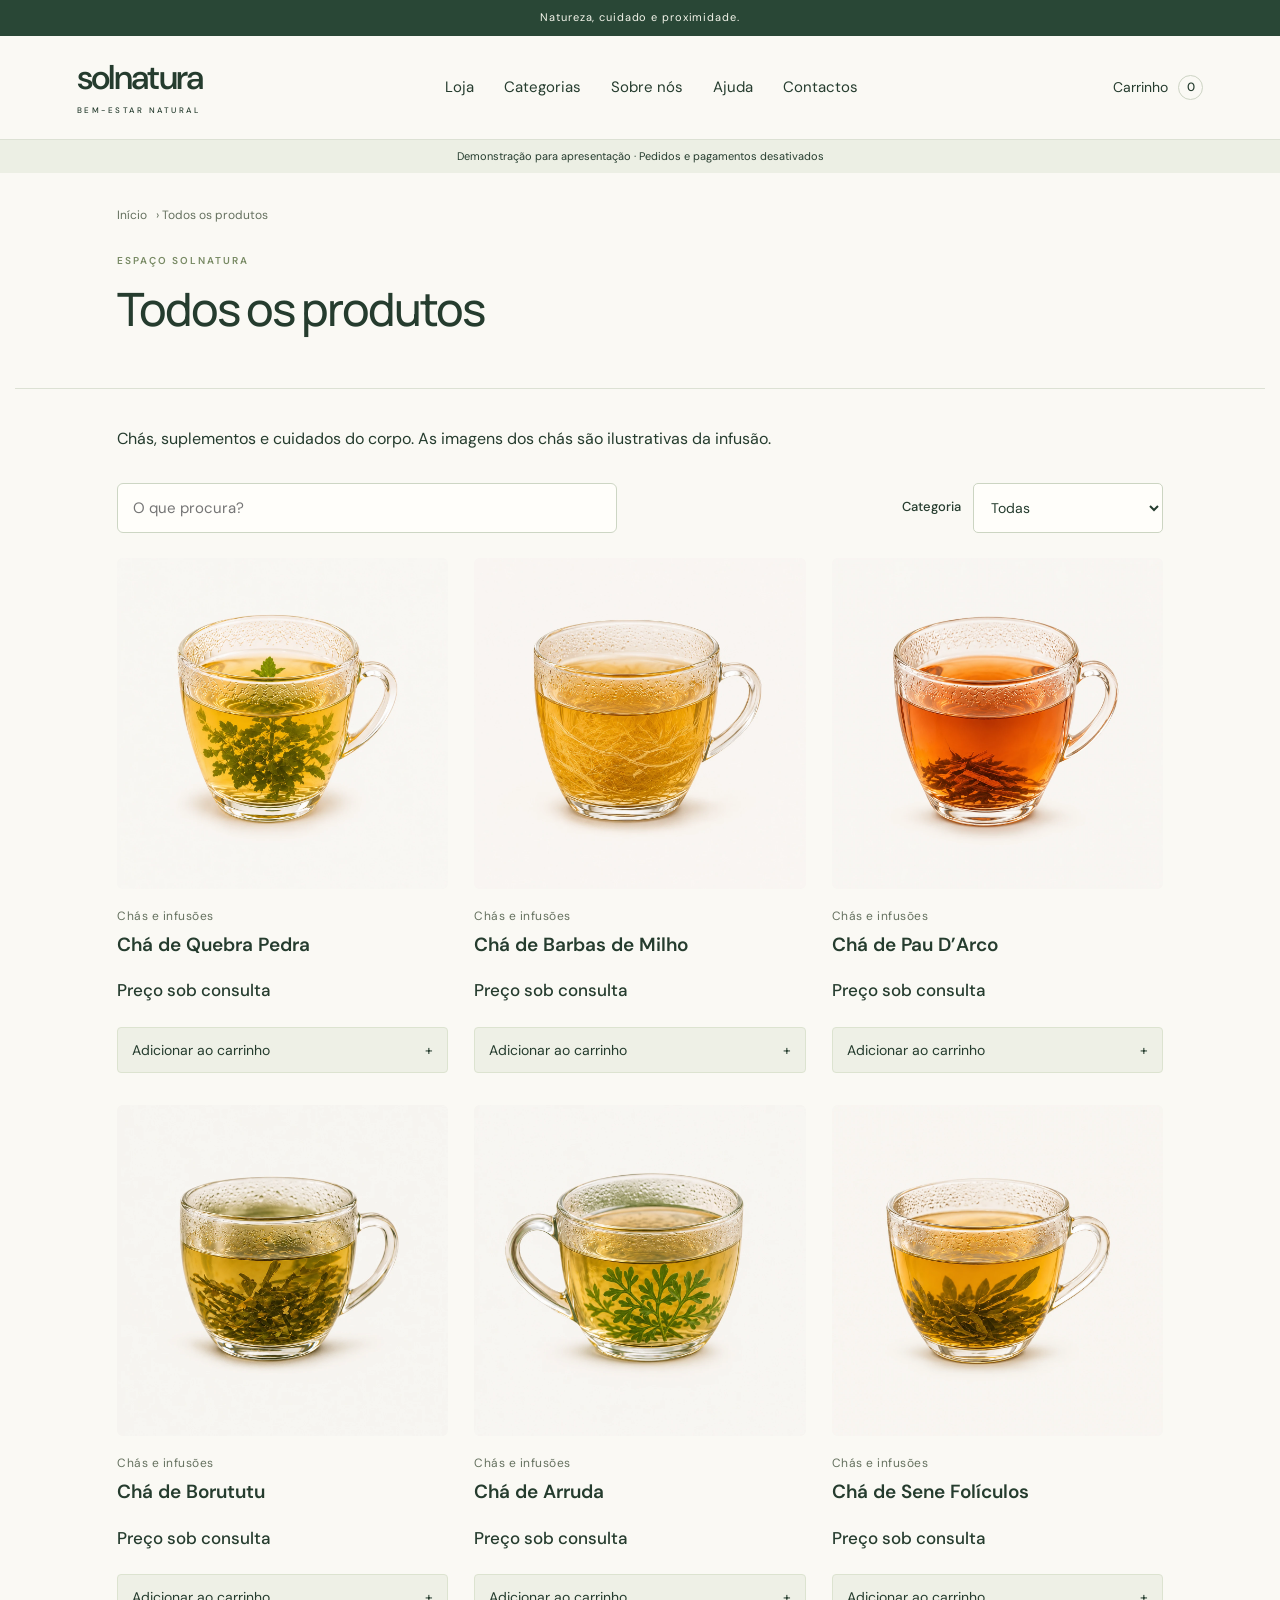
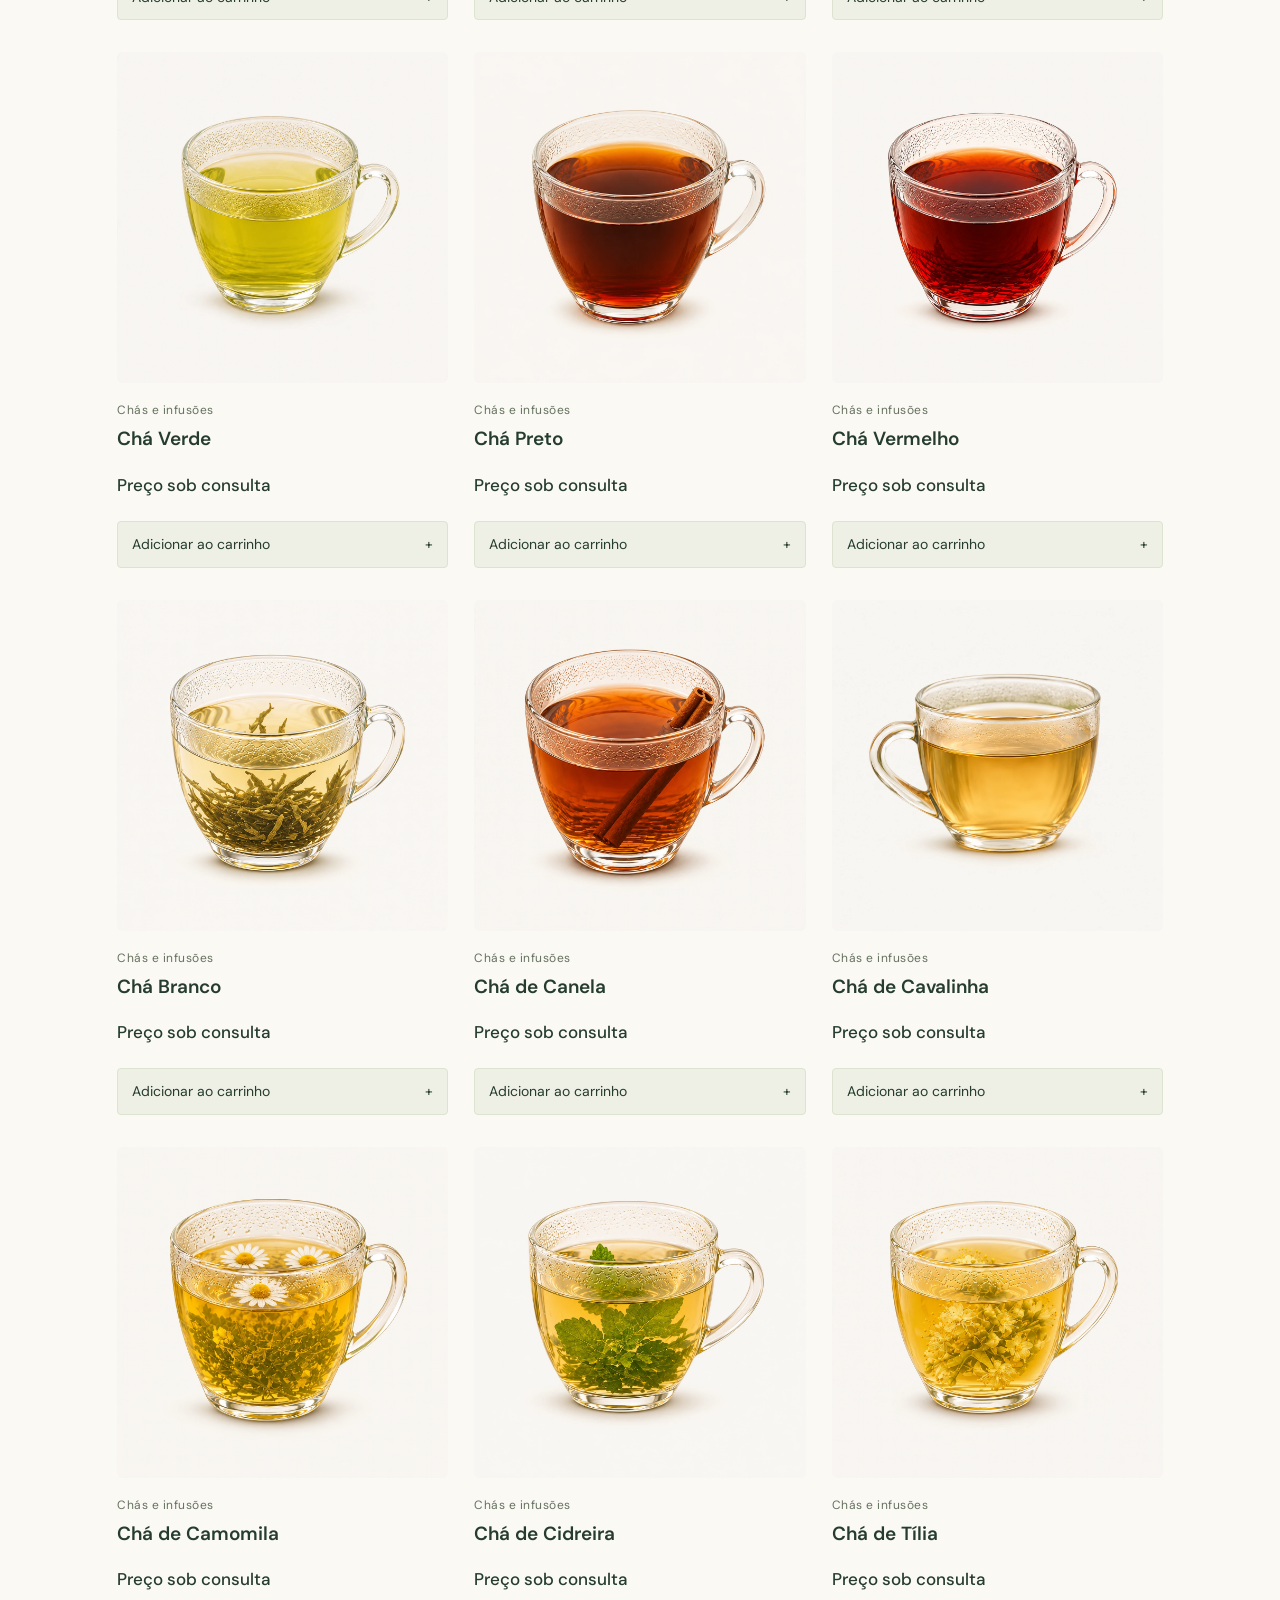
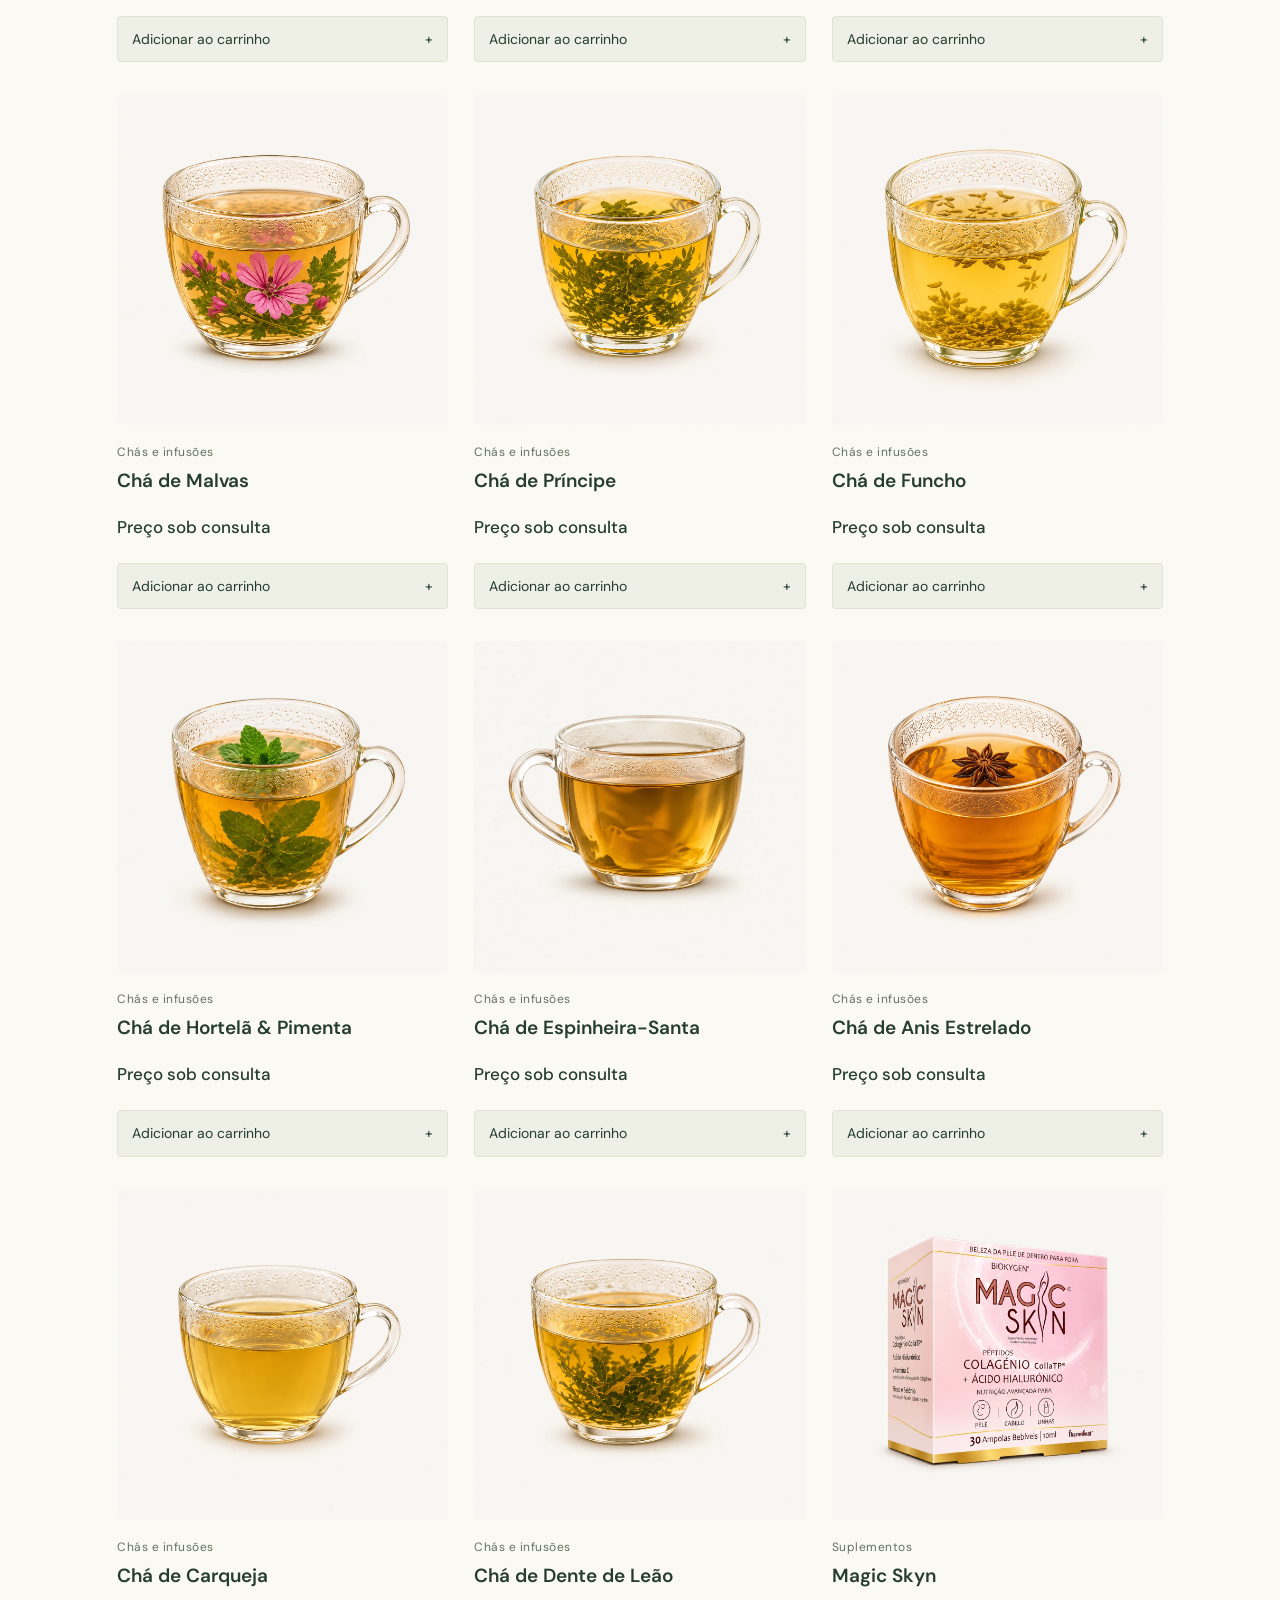
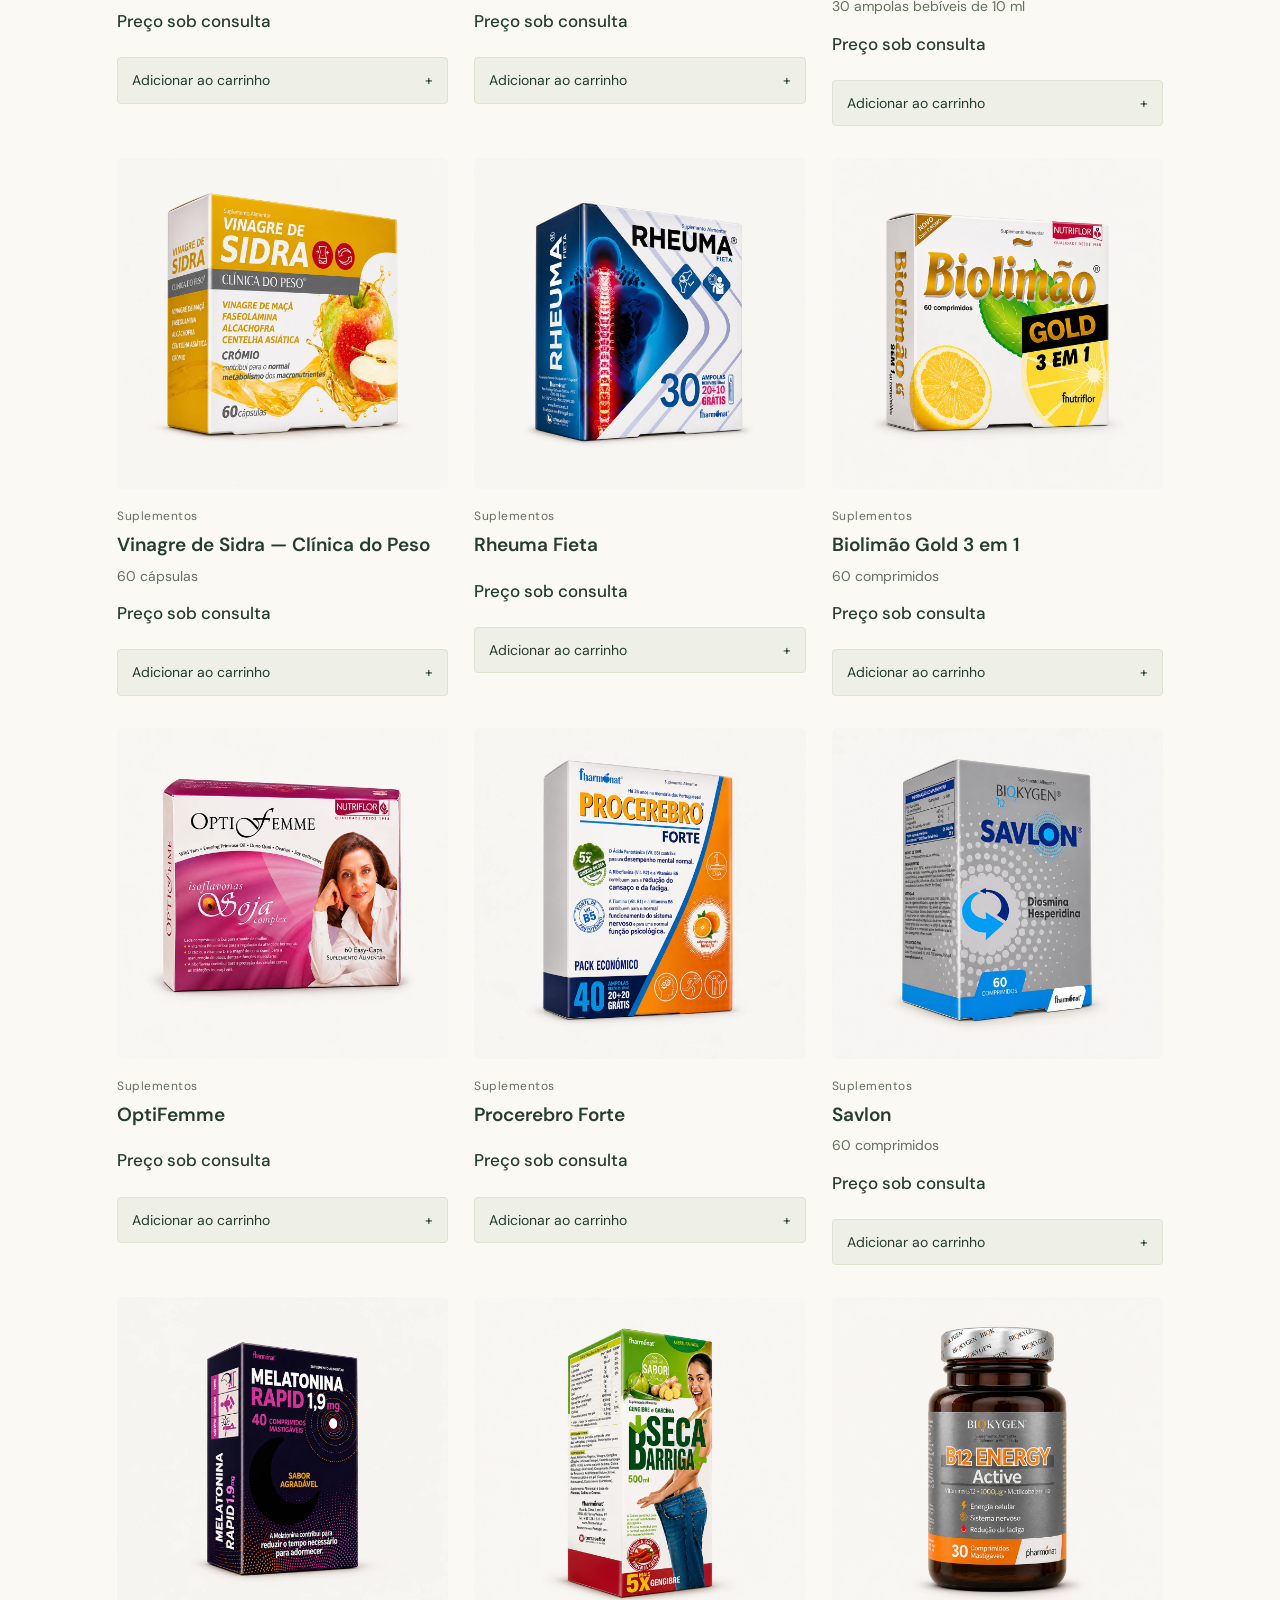
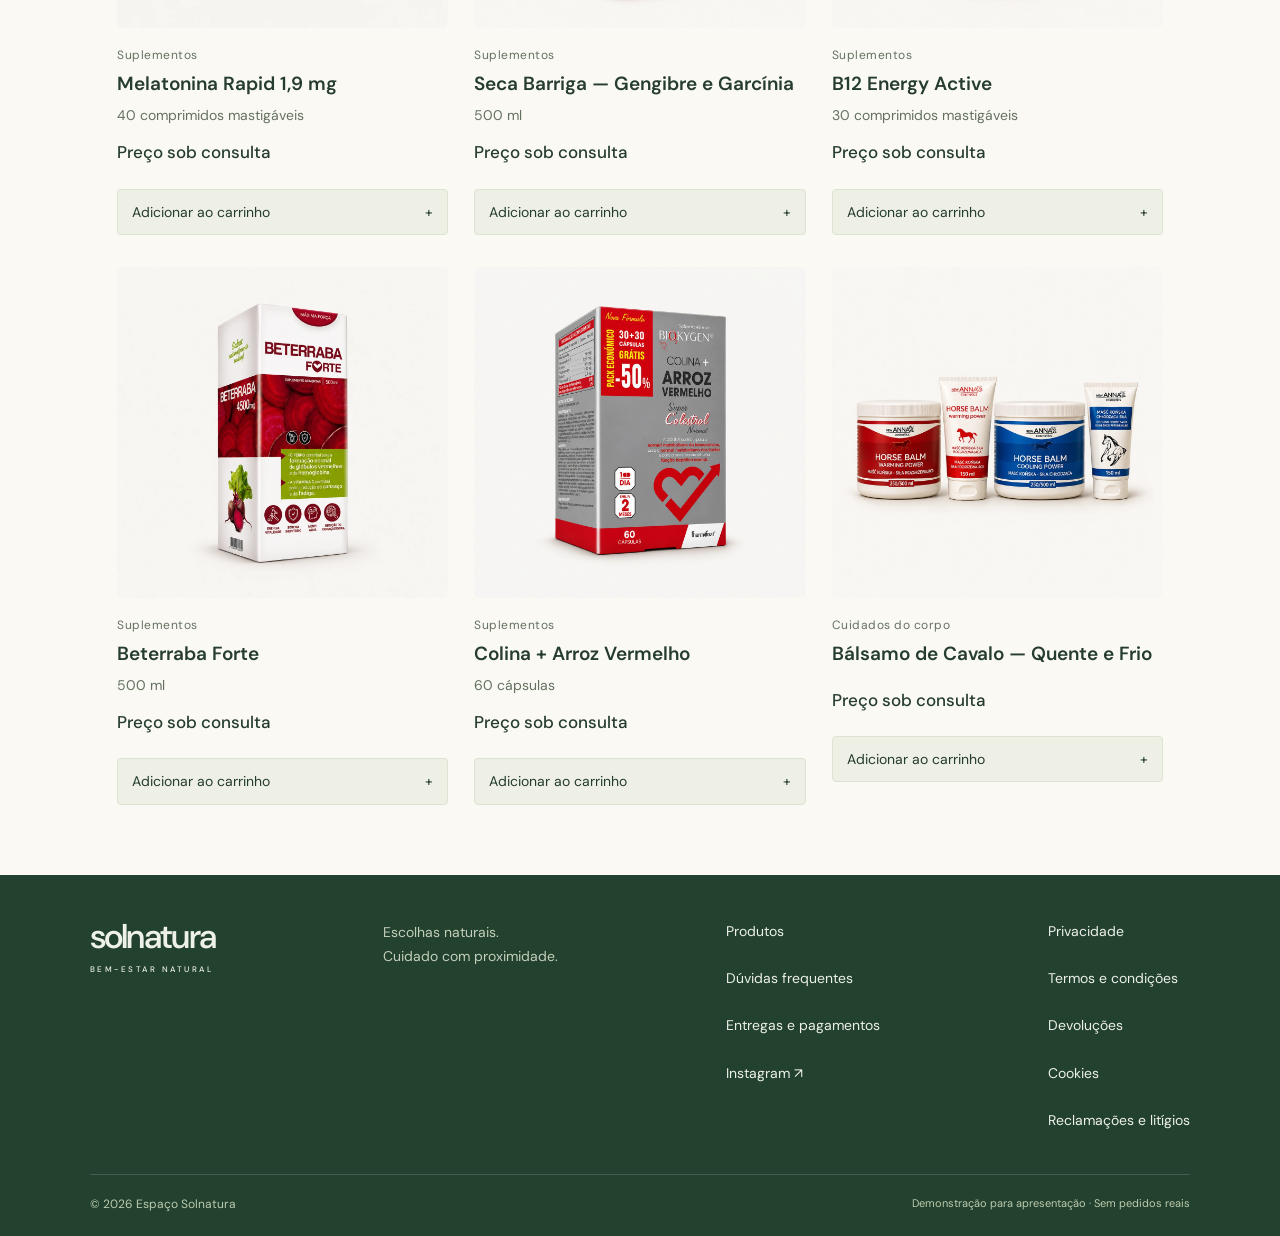
<file: docs/loja.html>
<!doctype html><html lang="pt-PT"><head><meta charset="utf-8"><meta name="viewport" content="width=device-width,initial-scale=1"><meta name="robots" content="noindex,nofollow"><meta name="description" content="Demonstração da loja online Solnatura. Chás, suplementos e cuidados do corpo."><title>Todos os produtos | Solnatura</title><link rel="icon" href="icon.svg"><link rel="stylesheet" href="styles.css"><style>[hidden]{display:none!important}.demo-label{font-size:11px;text-align:center;padding:8px;background:#ecefe4}.product-image{display:block}.product-grid{margin-top:25px}.demo-page .section{max-width:1250px;margin:auto}.category-card h3{padding:20px}.legal-page{max-width:1000px}.product-information-note a{text-decoration:underline}</style></head><body class="demo-page"><a class="skip" href="#conteudo">Saltar para o conteúdo</a><div class="announcement">Natureza, cuidado e proximidade.</div><header><a class="brand" href="index.html"><span>solnatura<small>BEM-ESTAR NATURAL</small></span></a><nav aria-label="Navegação principal"><a href="loja.html">Loja</a><a href="categorias.html">Categorias</a><a href="sobre.html">Sobre nós</a><a href="ajuda.html">Ajuda</a><a href="contactos.html">Contactos</a></nav><a class="cart-button" href="carrinho.html">Carrinho <b id="cart-count">0</b></a></header><div class="demo-label">Demonstração para apresentação · Pedidos e pagamentos desativados</div><main id="conteudo"><section class="page-heading section"><div class="breadcrumbs"><a href="index.html">Início</a> › Todos os produtos</div><div class="eyebrow">ESPAÇO SOLNATURA</div><h1>Todos os produtos</h1></section><section class="section"><p>Chás, suplementos e cuidados do corpo. As imagens dos chás são ilustrativas da infusão.</p><div class="catalogue-tools"><label class="search"><input id="search" aria-label="Pesquisar produtos" placeholder="O que procura?"></label><label class="sort-label">Categoria<select id="category"><option value="">Todas</option><option>Chás e infusões</option><option>Suplementos</option><option>Cuidados do corpo</option></select></label></div><div class="product-grid"><div data-product data-name="chá de quebra pedra chás e infusões" data-category="Chás e infusões"><article class="product"><a class="product-image" href="produto.html?id=cc4df1d6-1a9a-49ab-a463-b979ffce9bfa"><img src="./images/catalogue/cha-de-quebra-pedra.webp" alt="Chá de Quebra Pedra" loading="lazy"></a><div class="product-info"><p class="product-category">Chás e infusões</p><h3><a href="produto.html?id=cc4df1d6-1a9a-49ab-a463-b979ffce9bfa">Chá de Quebra Pedra</a></h3><span class="product-size"></span><div class="product-price"><b>Preço sob consulta</b></div><button class="product-add" data-add="cc4df1d6-1a9a-49ab-a463-b979ffce9bfa">Adicionar ao carrinho <span>+</span></button></div></article></div><div data-product data-name="chá de barbas de milho chás e infusões" data-category="Chás e infusões"><article class="product"><a class="product-image" href="produto.html?id=d0d15ec1-7b18-4965-a7da-bb73a0dd95f8"><img src="./images/catalogue/cha-de-barbas-de-milho.webp" alt="Chá de Barbas de Milho" loading="lazy"></a><div class="product-info"><p class="product-category">Chás e infusões</p><h3><a href="produto.html?id=d0d15ec1-7b18-4965-a7da-bb73a0dd95f8">Chá de Barbas de Milho</a></h3><span class="product-size"></span><div class="product-price"><b>Preço sob consulta</b></div><button class="product-add" data-add="d0d15ec1-7b18-4965-a7da-bb73a0dd95f8">Adicionar ao carrinho <span>+</span></button></div></article></div><div data-product data-name="chá de pau d’arco chás e infusões" data-category="Chás e infusões"><article class="product"><a class="product-image" href="produto.html?id=3f4c57a5-010f-42b6-b406-34a9b2b3e4d6"><img src="./images/catalogue/cha-de-pau-darco.webp" alt="Chá de Pau D’Arco" loading="lazy"></a><div class="product-info"><p class="product-category">Chás e infusões</p><h3><a href="produto.html?id=3f4c57a5-010f-42b6-b406-34a9b2b3e4d6">Chá de Pau D’Arco</a></h3><span class="product-size"></span><div class="product-price"><b>Preço sob consulta</b></div><button class="product-add" data-add="3f4c57a5-010f-42b6-b406-34a9b2b3e4d6">Adicionar ao carrinho <span>+</span></button></div></article></div><div data-product data-name="chá de borututu chás e infusões" data-category="Chás e infusões"><article class="product"><a class="product-image" href="produto.html?id=bccdba74-a4f6-40e4-b9a2-5b2aca70d81a"><img src="./images/catalogue/cha-de-borututu.webp" alt="Chá de Borututu" loading="lazy"></a><div class="product-info"><p class="product-category">Chás e infusões</p><h3><a href="produto.html?id=bccdba74-a4f6-40e4-b9a2-5b2aca70d81a">Chá de Borututu</a></h3><span class="product-size"></span><div class="product-price"><b>Preço sob consulta</b></div><button class="product-add" data-add="bccdba74-a4f6-40e4-b9a2-5b2aca70d81a">Adicionar ao carrinho <span>+</span></button></div></article></div><div data-product data-name="chá de arruda chás e infusões" data-category="Chás e infusões"><article class="product"><a class="product-image" href="produto.html?id=9e22a83a-f3ea-4a0c-b3ba-c69bb9d700f1"><img src="./images/catalogue/cha-de-arruda.webp" alt="Chá de Arruda" loading="lazy"></a><div class="product-info"><p class="product-category">Chás e infusões</p><h3><a href="produto.html?id=9e22a83a-f3ea-4a0c-b3ba-c69bb9d700f1">Chá de Arruda</a></h3><span class="product-size"></span><div class="product-price"><b>Preço sob consulta</b></div><button class="product-add" data-add="9e22a83a-f3ea-4a0c-b3ba-c69bb9d700f1">Adicionar ao carrinho <span>+</span></button></div></article></div><div data-product data-name="chá de sene folículos chás e infusões" data-category="Chás e infusões"><article class="product"><a class="product-image" href="produto.html?id=2a2e49b1-bac5-4e2f-a5f7-56415f5bf1c5"><img src="./images/catalogue/cha-de-sene-foliculos.webp" alt="Chá de Sene Folículos" loading="lazy"></a><div class="product-info"><p class="product-category">Chás e infusões</p><h3><a href="produto.html?id=2a2e49b1-bac5-4e2f-a5f7-56415f5bf1c5">Chá de Sene Folículos</a></h3><span class="product-size"></span><div class="product-price"><b>Preço sob consulta</b></div><button class="product-add" data-add="2a2e49b1-bac5-4e2f-a5f7-56415f5bf1c5">Adicionar ao carrinho <span>+</span></button></div></article></div><div data-product data-name="chá verde chás e infusões" data-category="Chás e infusões"><article class="product"><a class="product-image" href="produto.html?id=9bca5e8f-6048-4eaa-b538-0afbc6870e91"><img src="./images/catalogue/cha-verde.webp" alt="Chá Verde" loading="lazy"></a><div class="product-info"><p class="product-category">Chás e infusões</p><h3><a href="produto.html?id=9bca5e8f-6048-4eaa-b538-0afbc6870e91">Chá Verde</a></h3><span class="product-size"></span><div class="product-price"><b>Preço sob consulta</b></div><button class="product-add" data-add="9bca5e8f-6048-4eaa-b538-0afbc6870e91">Adicionar ao carrinho <span>+</span></button></div></article></div><div data-product data-name="chá preto chás e infusões" data-category="Chás e infusões"><article class="product"><a class="product-image" href="produto.html?id=b300151e-7d46-421d-b89d-877f481df6c4"><img src="./images/catalogue/cha-preto.webp" alt="Chá Preto" loading="lazy"></a><div class="product-info"><p class="product-category">Chás e infusões</p><h3><a href="produto.html?id=b300151e-7d46-421d-b89d-877f481df6c4">Chá Preto</a></h3><span class="product-size"></span><div class="product-price"><b>Preço sob consulta</b></div><button class="product-add" data-add="b300151e-7d46-421d-b89d-877f481df6c4">Adicionar ao carrinho <span>+</span></button></div></article></div><div data-product data-name="chá vermelho chás e infusões" data-category="Chás e infusões"><article class="product"><a class="product-image" href="produto.html?id=ffdcb19d-3829-4b44-afb5-cc44a7a7c49b"><img src="./images/catalogue/cha-vermelho.webp" alt="Chá Vermelho" loading="lazy"></a><div class="product-info"><p class="product-category">Chás e infusões</p><h3><a href="produto.html?id=ffdcb19d-3829-4b44-afb5-cc44a7a7c49b">Chá Vermelho</a></h3><span class="product-size"></span><div class="product-price"><b>Preço sob consulta</b></div><button class="product-add" data-add="ffdcb19d-3829-4b44-afb5-cc44a7a7c49b">Adicionar ao carrinho <span>+</span></button></div></article></div><div data-product data-name="chá branco chás e infusões" data-category="Chás e infusões"><article class="product"><a class="product-image" href="produto.html?id=26b72b2d-bfd8-451b-a00d-6fad23da2060"><img src="./images/catalogue/cha-branco.webp" alt="Chá Branco" loading="lazy"></a><div class="product-info"><p class="product-category">Chás e infusões</p><h3><a href="produto.html?id=26b72b2d-bfd8-451b-a00d-6fad23da2060">Chá Branco</a></h3><span class="product-size"></span><div class="product-price"><b>Preço sob consulta</b></div><button class="product-add" data-add="26b72b2d-bfd8-451b-a00d-6fad23da2060">Adicionar ao carrinho <span>+</span></button></div></article></div><div data-product data-name="chá de canela chás e infusões" data-category="Chás e infusões"><article class="product"><a class="product-image" href="produto.html?id=2287c78c-6f1c-495b-91b3-94a36c6c172e"><img src="./images/catalogue/cha-de-canela.webp" alt="Chá de Canela" loading="lazy"></a><div class="product-info"><p class="product-category">Chás e infusões</p><h3><a href="produto.html?id=2287c78c-6f1c-495b-91b3-94a36c6c172e">Chá de Canela</a></h3><span class="product-size"></span><div class="product-price"><b>Preço sob consulta</b></div><button class="product-add" data-add="2287c78c-6f1c-495b-91b3-94a36c6c172e">Adicionar ao carrinho <span>+</span></button></div></article></div><div data-product data-name="chá de cavalinha chás e infusões" data-category="Chás e infusões"><article class="product"><a class="product-image" href="produto.html?id=402de1ce-7049-4adb-bdb8-561431444a13"><img src="./images/catalogue/cha-de-cavalinha.webp" alt="Chá de Cavalinha" loading="lazy"></a><div class="product-info"><p class="product-category">Chás e infusões</p><h3><a href="produto.html?id=402de1ce-7049-4adb-bdb8-561431444a13">Chá de Cavalinha</a></h3><span class="product-size"></span><div class="product-price"><b>Preço sob consulta</b></div><button class="product-add" data-add="402de1ce-7049-4adb-bdb8-561431444a13">Adicionar ao carrinho <span>+</span></button></div></article></div><div data-product data-name="chá de camomila chás e infusões" data-category="Chás e infusões"><article class="product"><a class="product-image" href="produto.html?id=5b29feff-b20b-44a3-825b-ae4c50184585"><img src="./images/catalogue/cha-de-camomila.webp" alt="Chá de Camomila" loading="lazy"></a><div class="product-info"><p class="product-category">Chás e infusões</p><h3><a href="produto.html?id=5b29feff-b20b-44a3-825b-ae4c50184585">Chá de Camomila</a></h3><span class="product-size"></span><div class="product-price"><b>Preço sob consulta</b></div><button class="product-add" data-add="5b29feff-b20b-44a3-825b-ae4c50184585">Adicionar ao carrinho <span>+</span></button></div></article></div><div data-product data-name="chá de cidreira chás e infusões" data-category="Chás e infusões"><article class="product"><a class="product-image" href="produto.html?id=342af56e-6b55-451c-a97a-956591a18029"><img src="./images/catalogue/cha-de-cidreira.webp" alt="Chá de Cidreira" loading="lazy"></a><div class="product-info"><p class="product-category">Chás e infusões</p><h3><a href="produto.html?id=342af56e-6b55-451c-a97a-956591a18029">Chá de Cidreira</a></h3><span class="product-size"></span><div class="product-price"><b>Preço sob consulta</b></div><button class="product-add" data-add="342af56e-6b55-451c-a97a-956591a18029">Adicionar ao carrinho <span>+</span></button></div></article></div><div data-product data-name="chá de tília chás e infusões" data-category="Chás e infusões"><article class="product"><a class="product-image" href="produto.html?id=ef8a16e1-db2d-4bca-b557-d813a36fdd5e"><img src="./images/catalogue/cha-de-tilia.webp" alt="Chá de Tília" loading="lazy"></a><div class="product-info"><p class="product-category">Chás e infusões</p><h3><a href="produto.html?id=ef8a16e1-db2d-4bca-b557-d813a36fdd5e">Chá de Tília</a></h3><span class="product-size"></span><div class="product-price"><b>Preço sob consulta</b></div><button class="product-add" data-add="ef8a16e1-db2d-4bca-b557-d813a36fdd5e">Adicionar ao carrinho <span>+</span></button></div></article></div><div data-product data-name="chá de malvas chás e infusões" data-category="Chás e infusões"><article class="product"><a class="product-image" href="produto.html?id=0b262378-7683-4d8c-a6d3-1085ec354729"><img src="./images/catalogue/cha-de-malvas.webp" alt="Chá de Malvas" loading="lazy"></a><div class="product-info"><p class="product-category">Chás e infusões</p><h3><a href="produto.html?id=0b262378-7683-4d8c-a6d3-1085ec354729">Chá de Malvas</a></h3><span class="product-size"></span><div class="product-price"><b>Preço sob consulta</b></div><button class="product-add" data-add="0b262378-7683-4d8c-a6d3-1085ec354729">Adicionar ao carrinho <span>+</span></button></div></article></div><div data-product data-name="chá de príncipe chás e infusões" data-category="Chás e infusões"><article class="product"><a class="product-image" href="produto.html?id=be852072-178a-49bf-8715-72a2adc4419d"><img src="./images/catalogue/cha-de-principe.webp" alt="Chá de Príncipe" loading="lazy"></a><div class="product-info"><p class="product-category">Chás e infusões</p><h3><a href="produto.html?id=be852072-178a-49bf-8715-72a2adc4419d">Chá de Príncipe</a></h3><span class="product-size"></span><div class="product-price"><b>Preço sob consulta</b></div><button class="product-add" data-add="be852072-178a-49bf-8715-72a2adc4419d">Adicionar ao carrinho <span>+</span></button></div></article></div><div data-product data-name="chá de funcho chás e infusões" data-category="Chás e infusões"><article class="product"><a class="product-image" href="produto.html?id=cb29d64b-03e6-43c9-b787-bf4c3f9075db"><img src="./images/catalogue/cha-de-funcho.webp" alt="Chá de Funcho" loading="lazy"></a><div class="product-info"><p class="product-category">Chás e infusões</p><h3><a href="produto.html?id=cb29d64b-03e6-43c9-b787-bf4c3f9075db">Chá de Funcho</a></h3><span class="product-size"></span><div class="product-price"><b>Preço sob consulta</b></div><button class="product-add" data-add="cb29d64b-03e6-43c9-b787-bf4c3f9075db">Adicionar ao carrinho <span>+</span></button></div></article></div><div data-product data-name="chá de hortelã &amp; pimenta chás e infusões" data-category="Chás e infusões"><article class="product"><a class="product-image" href="produto.html?id=342f60db-3c1a-4e2a-b0fe-5f45c7e00e11"><img src="./images/catalogue/cha-de-hortela-pimenta.webp" alt="Chá de Hortelã &amp; Pimenta" loading="lazy"></a><div class="product-info"><p class="product-category">Chás e infusões</p><h3><a href="produto.html?id=342f60db-3c1a-4e2a-b0fe-5f45c7e00e11">Chá de Hortelã &amp; Pimenta</a></h3><span class="product-size"></span><div class="product-price"><b>Preço sob consulta</b></div><button class="product-add" data-add="342f60db-3c1a-4e2a-b0fe-5f45c7e00e11">Adicionar ao carrinho <span>+</span></button></div></article></div><div data-product data-name="chá de espinheira-santa chás e infusões" data-category="Chás e infusões"><article class="product"><a class="product-image" href="produto.html?id=0b285063-3c7b-4363-896c-12f56573c83d"><img src="./images/catalogue/cha-de-espinheira-santa.webp" alt="Chá de Espinheira-Santa" loading="lazy"></a><div class="product-info"><p class="product-category">Chás e infusões</p><h3><a href="produto.html?id=0b285063-3c7b-4363-896c-12f56573c83d">Chá de Espinheira-Santa</a></h3><span class="product-size"></span><div class="product-price"><b>Preço sob consulta</b></div><button class="product-add" data-add="0b285063-3c7b-4363-896c-12f56573c83d">Adicionar ao carrinho <span>+</span></button></div></article></div><div data-product data-name="chá de anis estrelado chás e infusões" data-category="Chás e infusões"><article class="product"><a class="product-image" href="produto.html?id=7de16ed8-875d-48aa-80ba-9fc40cfe4ac2"><img src="./images/catalogue/cha-de-anis-estrelado.webp" alt="Chá de Anis Estrelado" loading="lazy"></a><div class="product-info"><p class="product-category">Chás e infusões</p><h3><a href="produto.html?id=7de16ed8-875d-48aa-80ba-9fc40cfe4ac2">Chá de Anis Estrelado</a></h3><span class="product-size"></span><div class="product-price"><b>Preço sob consulta</b></div><button class="product-add" data-add="7de16ed8-875d-48aa-80ba-9fc40cfe4ac2">Adicionar ao carrinho <span>+</span></button></div></article></div><div data-product data-name="chá de carqueja chás e infusões" data-category="Chás e infusões"><article class="product"><a class="product-image" href="produto.html?id=93b48ccb-ea01-4f54-a3dc-51f58173a261"><img src="./images/catalogue/cha-de-carqueja.webp" alt="Chá de Carqueja" loading="lazy"></a><div class="product-info"><p class="product-category">Chás e infusões</p><h3><a href="produto.html?id=93b48ccb-ea01-4f54-a3dc-51f58173a261">Chá de Carqueja</a></h3><span class="product-size"></span><div class="product-price"><b>Preço sob consulta</b></div><button class="product-add" data-add="93b48ccb-ea01-4f54-a3dc-51f58173a261">Adicionar ao carrinho <span>+</span></button></div></article></div><div data-product data-name="chá de dente de leão chás e infusões" data-category="Chás e infusões"><article class="product"><a class="product-image" href="produto.html?id=0eed4170-2b9c-46de-8947-3c82a2a79549"><img src="./images/catalogue/cha-de-dente-de-leao.webp" alt="Chá de Dente de Leão" loading="lazy"></a><div class="product-info"><p class="product-category">Chás e infusões</p><h3><a href="produto.html?id=0eed4170-2b9c-46de-8947-3c82a2a79549">Chá de Dente de Leão</a></h3><span class="product-size"></span><div class="product-price"><b>Preço sob consulta</b></div><button class="product-add" data-add="0eed4170-2b9c-46de-8947-3c82a2a79549">Adicionar ao carrinho <span>+</span></button></div></article></div><div data-product data-name="magic skyn suplementos" data-category="Suplementos"><article class="product"><a class="product-image" href="produto.html?id=c486e111-497a-49cb-a52c-c55726bf216f"><img src="./images/catalogue/magic-skyn.webp" alt="Magic Skyn" loading="lazy"></a><div class="product-info"><p class="product-category">Suplementos</p><h3><a href="produto.html?id=c486e111-497a-49cb-a52c-c55726bf216f">Magic Skyn</a></h3><span class="product-size">30 ampolas bebíveis de 10 ml</span><div class="product-price"><b>Preço sob consulta</b></div><button class="product-add" data-add="c486e111-497a-49cb-a52c-c55726bf216f">Adicionar ao carrinho <span>+</span></button></div></article></div><div data-product data-name="vinagre de sidra — clínica do peso suplementos" data-category="Suplementos"><article class="product"><a class="product-image" href="produto.html?id=6b5acb93-f47c-400e-a8c0-70fc0bdb0ef2"><img src="./images/catalogue/vinagre-de-sidra-clinica-do-peso.webp" alt="Vinagre de Sidra — Clínica do Peso" loading="lazy"></a><div class="product-info"><p class="product-category">Suplementos</p><h3><a href="produto.html?id=6b5acb93-f47c-400e-a8c0-70fc0bdb0ef2">Vinagre de Sidra — Clínica do Peso</a></h3><span class="product-size">60 cápsulas</span><div class="product-price"><b>Preço sob consulta</b></div><button class="product-add" data-add="6b5acb93-f47c-400e-a8c0-70fc0bdb0ef2">Adicionar ao carrinho <span>+</span></button></div></article></div><div data-product data-name="rheuma fieta suplementos" data-category="Suplementos"><article class="product"><a class="product-image" href="produto.html?id=d9017083-cbb9-4cea-aa22-d3e6f8e0a499"><img src="./images/catalogue/rheuma-fieta.webp" alt="Rheuma Fieta" loading="lazy"></a><div class="product-info"><p class="product-category">Suplementos</p><h3><a href="produto.html?id=d9017083-cbb9-4cea-aa22-d3e6f8e0a499">Rheuma Fieta</a></h3><span class="product-size"></span><div class="product-price"><b>Preço sob consulta</b></div><button class="product-add" data-add="d9017083-cbb9-4cea-aa22-d3e6f8e0a499">Adicionar ao carrinho <span>+</span></button></div></article></div><div data-product data-name="biolimão gold 3 em 1 suplementos" data-category="Suplementos"><article class="product"><a class="product-image" href="produto.html?id=163d617a-1633-475e-98a9-a24fa18dc8cd"><img src="./images/catalogue/biolimao-gold-3-em-1.webp" alt="Biolimão Gold 3 em 1" loading="lazy"></a><div class="product-info"><p class="product-category">Suplementos</p><h3><a href="produto.html?id=163d617a-1633-475e-98a9-a24fa18dc8cd">Biolimão Gold 3 em 1</a></h3><span class="product-size">60 comprimidos</span><div class="product-price"><b>Preço sob consulta</b></div><button class="product-add" data-add="163d617a-1633-475e-98a9-a24fa18dc8cd">Adicionar ao carrinho <span>+</span></button></div></article></div><div data-product data-name="optifemme suplementos" data-category="Suplementos"><article class="product"><a class="product-image" href="produto.html?id=fb15dd9f-29f7-4511-b8dc-d59ef05f1500"><img src="./images/catalogue/optifemme.webp" alt="OptiFemme" loading="lazy"></a><div class="product-info"><p class="product-category">Suplementos</p><h3><a href="produto.html?id=fb15dd9f-29f7-4511-b8dc-d59ef05f1500">OptiFemme</a></h3><span class="product-size"></span><div class="product-price"><b>Preço sob consulta</b></div><button class="product-add" data-add="fb15dd9f-29f7-4511-b8dc-d59ef05f1500">Adicionar ao carrinho <span>+</span></button></div></article></div><div data-product data-name="procerebro forte suplementos" data-category="Suplementos"><article class="product"><a class="product-image" href="produto.html?id=4a4ed840-f4fc-4d4e-966d-a4a4d0c2b5de"><img src="./images/catalogue/procerebro-forte.webp" alt="Procerebro Forte" loading="lazy"></a><div class="product-info"><p class="product-category">Suplementos</p><h3><a href="produto.html?id=4a4ed840-f4fc-4d4e-966d-a4a4d0c2b5de">Procerebro Forte</a></h3><span class="product-size"></span><div class="product-price"><b>Preço sob consulta</b></div><button class="product-add" data-add="4a4ed840-f4fc-4d4e-966d-a4a4d0c2b5de">Adicionar ao carrinho <span>+</span></button></div></article></div><div data-product data-name="savlon suplementos" data-category="Suplementos"><article class="product"><a class="product-image" href="produto.html?id=47aef771-5bce-4972-b08d-b0fb46e75fd7"><img src="./images/catalogue/savlon.webp" alt="Savlon" loading="lazy"></a><div class="product-info"><p class="product-category">Suplementos</p><h3><a href="produto.html?id=47aef771-5bce-4972-b08d-b0fb46e75fd7">Savlon</a></h3><span class="product-size">60 comprimidos</span><div class="product-price"><b>Preço sob consulta</b></div><button class="product-add" data-add="47aef771-5bce-4972-b08d-b0fb46e75fd7">Adicionar ao carrinho <span>+</span></button></div></article></div><div data-product data-name="melatonina rapid 1,9 mg suplementos" data-category="Suplementos"><article class="product"><a class="product-image" href="produto.html?id=b84f1099-dcd2-46ac-bdd7-611773f756e9"><img src="./images/catalogue/melatonina-rapid-1-9-mg.webp" alt="Melatonina Rapid 1,9 mg" loading="lazy"></a><div class="product-info"><p class="product-category">Suplementos</p><h3><a href="produto.html?id=b84f1099-dcd2-46ac-bdd7-611773f756e9">Melatonina Rapid 1,9 mg</a></h3><span class="product-size">40 comprimidos mastigáveis</span><div class="product-price"><b>Preço sob consulta</b></div><button class="product-add" data-add="b84f1099-dcd2-46ac-bdd7-611773f756e9">Adicionar ao carrinho <span>+</span></button></div></article></div><div data-product data-name="seca barriga — gengibre e garcínia suplementos" data-category="Suplementos"><article class="product"><a class="product-image" href="produto.html?id=86d1ac1c-ce21-43c7-93a3-9cac222bc51e"><img src="./images/catalogue/seca-barriga-gengibre-e-garcinia.webp" alt="Seca Barriga — Gengibre e Garcínia" loading="lazy"></a><div class="product-info"><p class="product-category">Suplementos</p><h3><a href="produto.html?id=86d1ac1c-ce21-43c7-93a3-9cac222bc51e">Seca Barriga — Gengibre e Garcínia</a></h3><span class="product-size">500 ml</span><div class="product-price"><b>Preço sob consulta</b></div><button class="product-add" data-add="86d1ac1c-ce21-43c7-93a3-9cac222bc51e">Adicionar ao carrinho <span>+</span></button></div></article></div><div data-product data-name="b12 energy active suplementos" data-category="Suplementos"><article class="product"><a class="product-image" href="produto.html?id=f3ac5637-9c2f-46df-9c4c-dd627c3afb4e"><img src="./images/catalogue/b12-energy-active.webp" alt="B12 Energy Active" loading="lazy"></a><div class="product-info"><p class="product-category">Suplementos</p><h3><a href="produto.html?id=f3ac5637-9c2f-46df-9c4c-dd627c3afb4e">B12 Energy Active</a></h3><span class="product-size">30 comprimidos mastigáveis</span><div class="product-price"><b>Preço sob consulta</b></div><button class="product-add" data-add="f3ac5637-9c2f-46df-9c4c-dd627c3afb4e">Adicionar ao carrinho <span>+</span></button></div></article></div><div data-product data-name="beterraba forte suplementos" data-category="Suplementos"><article class="product"><a class="product-image" href="produto.html?id=75ead70b-8237-4e34-b9f1-16a6d2e45dde"><img src="./images/catalogue/beterraba-forte.webp" alt="Beterraba Forte" loading="lazy"></a><div class="product-info"><p class="product-category">Suplementos</p><h3><a href="produto.html?id=75ead70b-8237-4e34-b9f1-16a6d2e45dde">Beterraba Forte</a></h3><span class="product-size">500 ml</span><div class="product-price"><b>Preço sob consulta</b></div><button class="product-add" data-add="75ead70b-8237-4e34-b9f1-16a6d2e45dde">Adicionar ao carrinho <span>+</span></button></div></article></div><div data-product data-name="colina + arroz vermelho suplementos" data-category="Suplementos"><article class="product"><a class="product-image" href="produto.html?id=0f203eee-dbea-4eea-b889-30372304b24d"><img src="./images/catalogue/colina-arroz-vermelho.webp" alt="Colina + Arroz Vermelho" loading="lazy"></a><div class="product-info"><p class="product-category">Suplementos</p><h3><a href="produto.html?id=0f203eee-dbea-4eea-b889-30372304b24d">Colina + Arroz Vermelho</a></h3><span class="product-size">60 cápsulas</span><div class="product-price"><b>Preço sob consulta</b></div><button class="product-add" data-add="0f203eee-dbea-4eea-b889-30372304b24d">Adicionar ao carrinho <span>+</span></button></div></article></div><div data-product data-name="bálsamo de cavalo — quente e frio cuidados do corpo" data-category="Cuidados do corpo"><article class="product"><a class="product-image" href="produto.html?id=a43c1f8b-bcc5-495e-8d20-db08d6c6d2c3"><img src="./images/catalogue/balsamo-de-cavalo-quente-e-frio.webp" alt="Bálsamo de Cavalo — Quente e Frio" loading="lazy"></a><div class="product-info"><p class="product-category">Cuidados do corpo</p><h3><a href="produto.html?id=a43c1f8b-bcc5-495e-8d20-db08d6c6d2c3">Bálsamo de Cavalo — Quente e Frio</a></h3><span class="product-size"></span><div class="product-price"><b>Preço sob consulta</b></div><button class="product-add" data-add="a43c1f8b-bcc5-495e-8d20-db08d6c6d2c3">Adicionar ao carrinho <span>+</span></button></div></article></div></div></section></main><footer><div class="footer-main"><a class="brand" href="index.html"><span>solnatura<small>BEM-ESTAR NATURAL</small></span></a><p>Escolhas naturais.<br>Cuidado com proximidade.</p><div><a href="loja.html">Produtos</a><a href="ajuda.html">Dúvidas frequentes</a><a href="entregas-e-pagamentos.html">Entregas e pagamentos</a><a href="https://www.instagram.com/espaco_solnatura/" target="_blank" rel="noreferrer">Instagram ↗</a></div><div><a href="privacidade.html">Privacidade</a><a href="condicoes.html">Termos e condições</a><a href="devolucoes.html">Devoluções</a><a href="cookies.html">Cookies</a><a href="reclamacoes.html">Reclamações e litígios</a></div></div><div class="footer-bottom"><small>© 2026 Espaço Solnatura</small><span>Demonstração para apresentação · Sem pedidos reais</span></div></footer><script>const products=[{"id":"cc4df1d6-1a9a-49ab-a463-b979ffce9bfa","name":"Chá de Quebra Pedra","category":"Chás e infusões","price":0,"priceOnRequest":true,"image":"./images/catalogue/cha-de-quebra-pedra.webp","sourceUrl":"https://www.instagram.com/espaco_solnatura/p/DXfZm6NiDKc/","importKey":"instagram:cha-de-quebra-pedra","description":"Chá de Quebra Pedra divulgado pela Solnatura. Consulte a loja para confirmar o formato, o preço e a disponibilidade.","brand":"","size":"","ingredients":"","usage":"","precautions":"Confirme com a loja a composição, as instruções e as informações do rótulo antes de utilizar.","stock":null,"active":true,"featured":false,"deleted":false},{"id":"d0d15ec1-7b18-4965-a7da-bb73a0dd95f8","name":"Chá de Barbas de Milho","category":"Chás e infusões","price":0,"priceOnRequest":true,"image":"./images/catalogue/cha-de-barbas-de-milho.webp","sourceUrl":"https://www.instagram.com/p/DXfZm6NiDKc/","importKey":"instagram:cha-de-barbas-de-milho","description":"Chá de Barbas de Milho divulgado pela Solnatura. Consulte a loja para confirmar o formato, o preço e a disponibilidade.","brand":"","size":"","ingredients":"","usage":"","precautions":"Confirme com a loja a composição, as instruções e as informações do rótulo antes de utilizar.","stock":null,"active":true,"featured":false,"deleted":false},{"id":"3f4c57a5-010f-42b6-b406-34a9b2b3e4d6","name":"Chá de Pau D’Arco","category":"Chás e infusões","price":0,"priceOnRequest":true,"image":"./images/catalogue/cha-de-pau-darco.webp","sourceUrl":"https://www.instagram.com/p/DXfZm6NiDKc/","importKey":"instagram:cha-de-pau-darco","description":"Chá de Pau D’Arco divulgado pela Solnatura. Consulte a loja para confirmar o formato, o preço e a disponibilidade.","brand":"","size":"","ingredients":"","usage":"","precautions":"Confirme com a loja a composição, as instruções e as informações do rótulo antes de utilizar.","stock":null,"active":true,"featured":false,"deleted":false},{"id":"bccdba74-a4f6-40e4-b9a2-5b2aca70d81a","name":"Chá de Borututu","category":"Chás e infusões","price":0,"priceOnRequest":true,"image":"./images/catalogue/cha-de-borututu.webp","sourceUrl":"https://www.instagram.com/p/DXfZm6NiDKc/","importKey":"instagram:cha-de-borututu","description":"Chá de Borututu divulgado pela Solnatura. Consulte a loja para confirmar o formato, o preço e a disponibilidade.","brand":"","size":"","ingredients":"","usage":"","precautions":"Confirme com a loja a composição, as instruções e as informações do rótulo antes de utilizar.","stock":null,"active":true,"featured":false,"deleted":false},{"id":"9e22a83a-f3ea-4a0c-b3ba-c69bb9d700f1","name":"Chá de Arruda","category":"Chás e infusões","price":0,"priceOnRequest":true,"image":"./images/catalogue/cha-de-arruda.webp","sourceUrl":"https://www.instagram.com/p/DXfZm6NiDKc/","importKey":"instagram:cha-de-arruda","description":"Chá de Arruda divulgado pela Solnatura. Consulte a loja para confirmar o formato, o preço e a disponibilidade.","brand":"","size":"","ingredients":"","usage":"","precautions":"Confirme com a loja a composição, as instruções e as informações do rótulo antes de utilizar.","stock":null,"active":true,"featured":false,"deleted":false},{"id":"2a2e49b1-bac5-4e2f-a5f7-56415f5bf1c5","name":"Chá de Sene Folículos","category":"Chás e infusões","price":0,"priceOnRequest":true,"image":"./images/catalogue/cha-de-sene-foliculos.webp","sourceUrl":"https://www.instagram.com/p/DXfZm6NiDKc/","importKey":"instagram:cha-de-sene-foliculos","description":"Chá de Sene Folículos divulgado pela Solnatura. Consulte a loja para confirmar o formato, o preço e a disponibilidade.","brand":"","size":"","ingredients":"","usage":"","precautions":"Confirme com a loja a composição, as instruções e as informações do rótulo antes de utilizar.","stock":null,"active":true,"featured":false,"deleted":false},{"id":"9bca5e8f-6048-4eaa-b538-0afbc6870e91","name":"Chá Verde","category":"Chás e infusões","price":0,"priceOnRequest":true,"image":"./images/catalogue/cha-verde.webp","sourceUrl":"https://www.instagram.com/espaco_solnatura/p/DXfYySNiH4w/","importKey":"instagram:cha-verde","description":"Chá Verde divulgado pela Solnatura. Consulte a loja para confirmar o formato, o preço e a disponibilidade.","brand":"","size":"","ingredients":"","usage":"","precautions":"Confirme com a loja a composição, as instruções e as informações do rótulo antes de utilizar.","stock":null,"active":true,"featured":false,"deleted":false},{"id":"b300151e-7d46-421d-b89d-877f481df6c4","name":"Chá Preto","category":"Chás e infusões","price":0,"priceOnRequest":true,"image":"./images/catalogue/cha-preto.webp","sourceUrl":"https://www.instagram.com/espaco_solnatura/p/DXfYySNiH4w/","importKey":"instagram:cha-preto","description":"Chá Preto divulgado pela Solnatura. Consulte a loja para confirmar o formato, o preço e a disponibilidade.","brand":"","size":"","ingredients":"","usage":"","precautions":"Confirme com a loja a composição, as instruções e as informações do rótulo antes de utilizar.","stock":null,"active":true,"featured":false,"deleted":false},{"id":"ffdcb19d-3829-4b44-afb5-cc44a7a7c49b","name":"Chá Vermelho","category":"Chás e infusões","price":0,"priceOnRequest":true,"image":"./images/catalogue/cha-vermelho.webp","sourceUrl":"https://www.instagram.com/espaco_solnatura/p/DXfYySNiH4w/","importKey":"instagram:cha-vermelho","description":"Chá Vermelho divulgado pela Solnatura. Consulte a loja para confirmar o formato, o preço e a disponibilidade.","brand":"","size":"","ingredients":"","usage":"","precautions":"Confirme com a loja a composição, as instruções e as informações do rótulo antes de utilizar.","stock":null,"active":true,"featured":false,"deleted":false},{"id":"26b72b2d-bfd8-451b-a00d-6fad23da2060","name":"Chá Branco","category":"Chás e infusões","price":0,"priceOnRequest":true,"image":"./images/catalogue/cha-branco.webp","sourceUrl":"https://www.instagram.com/espaco_solnatura/p/DXfYySNiH4w/","importKey":"instagram:cha-branco","description":"Chá Branco divulgado pela Solnatura. Consulte a loja para confirmar o formato, o preço e a disponibilidade.","brand":"","size":"","ingredients":"","usage":"","precautions":"Confirme com a loja a composição, as instruções e as informações do rótulo antes de utilizar.","stock":null,"active":true,"featured":false,"deleted":false},{"id":"2287c78c-6f1c-495b-91b3-94a36c6c172e","name":"Chá de Canela","category":"Chás e infusões","price":0,"priceOnRequest":true,"image":"./images/catalogue/cha-de-canela.webp","sourceUrl":"https://www.instagram.com/espaco_solnatura/p/DXfYySNiH4w/","importKey":"instagram:cha-de-canela","description":"Chá de Canela divulgado pela Solnatura. Consulte a loja para confirmar o formato, o preço e a disponibilidade.","brand":"","size":"","ingredients":"","usage":"","precautions":"Confirme com a loja a composição, as instruções e as informações do rótulo antes de utilizar.","stock":null,"active":true,"featured":false,"deleted":false},{"id":"402de1ce-7049-4adb-bdb8-561431444a13","name":"Chá de Cavalinha","category":"Chás e infusões","price":0,"priceOnRequest":true,"image":"./images/catalogue/cha-de-cavalinha.webp","sourceUrl":"https://www.instagram.com/espaco_solnatura/p/DXfYySNiH4w/","importKey":"instagram:cha-de-cavalinha","description":"Chá de Cavalinha divulgado pela Solnatura. Consulte a loja para confirmar o formato, o preço e a disponibilidade.","brand":"","size":"","ingredients":"","usage":"","precautions":"Confirme com a loja a composição, as instruções e as informações do rótulo antes de utilizar.","stock":null,"active":true,"featured":false,"deleted":false},{"id":"5b29feff-b20b-44a3-825b-ae4c50184585","name":"Chá de Camomila","category":"Chás e infusões","price":0,"priceOnRequest":true,"image":"./images/catalogue/cha-de-camomila.webp","sourceUrl":"https://www.instagram.com/espaco_solnatura/p/DXe11ZmCC4v/","importKey":"instagram:cha-de-camomila","description":"Chá de Camomila divulgado pela Solnatura. Consulte a loja para confirmar o formato, o preço e a disponibilidade.","brand":"","size":"","ingredients":"","usage":"","precautions":"Confirme com a loja a composição, as instruções e as informações do rótulo antes de utilizar.","stock":null,"active":true,"featured":false,"deleted":false},{"id":"342af56e-6b55-451c-a97a-956591a18029","name":"Chá de Cidreira","category":"Chás e infusões","price":0,"priceOnRequest":true,"image":"./images/catalogue/cha-de-cidreira.webp","sourceUrl":"https://www.instagram.com/espaco_solnatura/p/DXe11ZmCC4v/","importKey":"instagram:cha-de-cidreira","description":"Chá de Cidreira divulgado pela Solnatura. Consulte a loja para confirmar o formato, o preço e a disponibilidade.","brand":"","size":"","ingredients":"","usage":"","precautions":"Confirme com a loja a composição, as instruções e as informações do rótulo antes de utilizar.","stock":null,"active":true,"featured":false,"deleted":false},{"id":"ef8a16e1-db2d-4bca-b557-d813a36fdd5e","name":"Chá de Tília","category":"Chás e infusões","price":0,"priceOnRequest":true,"image":"./images/catalogue/cha-de-tilia.webp","sourceUrl":"https://www.instagram.com/espaco_solnatura/p/DXe11ZmCC4v/","importKey":"instagram:cha-de-tilia","description":"Chá de Tília divulgado pela Solnatura. Consulte a loja para confirmar o formato, o preço e a disponibilidade.","brand":"","size":"","ingredients":"","usage":"","precautions":"Confirme com a loja a composição, as instruções e as informações do rótulo antes de utilizar.","stock":null,"active":true,"featured":false,"deleted":false},{"id":"0b262378-7683-4d8c-a6d3-1085ec354729","name":"Chá de Malvas","category":"Chás e infusões","price":0,"priceOnRequest":true,"image":"./images/catalogue/cha-de-malvas.webp","sourceUrl":"https://www.instagram.com/espaco_solnatura/p/DXe11ZmCC4v/","importKey":"instagram:cha-de-malvas","description":"Chá de Malvas divulgado pela Solnatura. Consulte a loja para confirmar o formato, o preço e a disponibilidade.","brand":"","size":"","ingredients":"","usage":"","precautions":"Confirme com a loja a composição, as instruções e as informações do rótulo antes de utilizar.","stock":null,"active":true,"featured":false,"deleted":false},{"id":"be852072-178a-49bf-8715-72a2adc4419d","name":"Chá de Príncipe","category":"Chás e infusões","price":0,"priceOnRequest":true,"image":"./images/catalogue/cha-de-principe.webp","sourceUrl":"https://www.instagram.com/espaco_solnatura/p/DXe11ZmCC4v/","importKey":"instagram:cha-de-principe","description":"Chá de Príncipe divulgado pela Solnatura. Consulte a loja para confirmar o formato, o preço e a disponibilidade.","brand":"","size":"","ingredients":"","usage":"","precautions":"Confirme com a loja a composição, as instruções e as informações do rótulo antes de utilizar.","stock":null,"active":true,"featured":false,"deleted":false},{"id":"cb29d64b-03e6-43c9-b787-bf4c3f9075db","name":"Chá de Funcho","category":"Chás e infusões","price":0,"priceOnRequest":true,"image":"./images/catalogue/cha-de-funcho.webp","sourceUrl":"https://www.instagram.com/espaco_solnatura/p/DXe0b1DiOyD/","importKey":"instagram:cha-de-funcho","description":"Chá de Funcho divulgado pela Solnatura. Consulte a loja para confirmar o formato, o preço e a disponibilidade.","brand":"","size":"","ingredients":"","usage":"","precautions":"Confirme com a loja a composição, as instruções e as informações do rótulo antes de utilizar.","stock":null,"active":true,"featured":false,"deleted":false},{"id":"342f60db-3c1a-4e2a-b0fe-5f45c7e00e11","name":"Chá de Hortelã & Pimenta","category":"Chás e infusões","price":0,"priceOnRequest":true,"image":"./images/catalogue/cha-de-hortela-pimenta.webp","sourceUrl":"https://www.instagram.com/espaco_solnatura/p/DXe0b1DiOyD/","importKey":"instagram:cha-de-hortela-pimenta","description":"Chá de Hortelã & Pimenta divulgado pela Solnatura. Consulte a loja para confirmar o formato, o preço e a disponibilidade.","brand":"","size":"","ingredients":"","usage":"","precautions":"Confirme com a loja a composição, as instruções e as informações do rótulo antes de utilizar.","stock":null,"active":true,"featured":false,"deleted":false},{"id":"0b285063-3c7b-4363-896c-12f56573c83d","name":"Chá de Espinheira-Santa","category":"Chás e infusões","price":0,"priceOnRequest":true,"image":"./images/catalogue/cha-de-espinheira-santa.webp","sourceUrl":"https://www.instagram.com/espaco_solnatura/p/DXe0b1DiOyD/","importKey":"instagram:cha-de-espinheira-santa","description":"Chá de Espinheira-Santa divulgado pela Solnatura. Consulte a loja para confirmar o formato, o preço e a disponibilidade.","brand":"","size":"","ingredients":"","usage":"","precautions":"Confirme com a loja a composição, as instruções e as informações do rótulo antes de utilizar.","stock":null,"active":true,"featured":false,"deleted":false},{"id":"7de16ed8-875d-48aa-80ba-9fc40cfe4ac2","name":"Chá de Anis Estrelado","category":"Chás e infusões","price":0,"priceOnRequest":true,"image":"./images/catalogue/cha-de-anis-estrelado.webp","sourceUrl":"https://www.instagram.com/espaco_solnatura/p/DXe0b1DiOyD/","importKey":"instagram:cha-de-anis-estrelado","description":"Chá de Anis Estrelado divulgado pela Solnatura. Consulte a loja para confirmar o formato, o preço e a disponibilidade.","brand":"","size":"","ingredients":"","usage":"","precautions":"Confirme com a loja a composição, as instruções e as informações do rótulo antes de utilizar.","stock":null,"active":true,"featured":false,"deleted":false},{"id":"93b48ccb-ea01-4f54-a3dc-51f58173a261","name":"Chá de Carqueja","category":"Chás e infusões","price":0,"priceOnRequest":true,"image":"./images/catalogue/cha-de-carqueja.webp","sourceUrl":"https://www.instagram.com/espaco_solnatura/p/DXe0b1DiOyD/","importKey":"instagram:cha-de-carqueja","description":"Chá de Carqueja divulgado pela Solnatura. Consulte a loja para confirmar o formato, o preço e a disponibilidade.","brand":"","size":"","ingredients":"","usage":"","precautions":"Confirme com a loja a composição, as instruções e as informações do rótulo antes de utilizar.","stock":null,"active":true,"featured":false,"deleted":false},{"id":"0eed4170-2b9c-46de-8947-3c82a2a79549","name":"Chá de Dente de Leão","category":"Chás e infusões","price":0,"priceOnRequest":true,"image":"./images/catalogue/cha-de-dente-de-leao.webp","sourceUrl":"https://www.instagram.com/espaco_solnatura/p/DXe0b1DiOyD/","importKey":"instagram:cha-de-dente-de-leao","description":"Chá de Dente de Leão divulgado pela Solnatura. Consulte a loja para confirmar o formato, o preço e a disponibilidade.","brand":"","size":"","ingredients":"","usage":"","precautions":"Confirme com a loja a composição, as instruções e as informações do rótulo antes de utilizar.","stock":null,"active":true,"featured":false,"deleted":false},{"id":"c486e111-497a-49cb-a52c-c55726bf216f","name":"Magic Skyn","category":"Suplementos","price":0,"priceOnRequest":true,"image":"./images/catalogue/magic-skyn.webp","sourceUrl":"https://www.instagram.com/espaco_solnatura/p/DX9wW8XIFeN/","importKey":"instagram:magic-skyn","description":"Suplemento alimentar apresentado pela Solnatura, com colagénio e ácido hialurónico. Confirme a composição completa e as condições de utilização com a loja.","brand":"","size":"30 ampolas bebíveis de 10 ml","ingredients":"","usage":"","precautions":"Confirme com a loja a composição, as instruções e as informações do rótulo antes de utilizar.","stock":null,"active":true,"featured":false,"deleted":false},{"id":"6b5acb93-f47c-400e-a8c0-70fc0bdb0ef2","name":"Vinagre de Sidra — Clínica do Peso","category":"Suplementos","price":0,"priceOnRequest":true,"image":"./images/catalogue/vinagre-de-sidra-clinica-do-peso.webp","sourceUrl":"https://www.instagram.com/espaco_solnatura/p/DXuDM7OiBca/","importKey":"instagram:vinagre-de-sidra-clinica-do-peso","description":"Suplemento alimentar de vinagre de sidra da linha Clínica do Peso, apresentado no Instagram da Solnatura. Composição completa e utilização a confirmar com a loja.","brand":"","size":"60 cápsulas","ingredients":"","usage":"","precautions":"Confirme com a loja a composição, as instruções e as informações do rótulo antes de utilizar.","stock":null,"active":true,"featured":false,"deleted":false},{"id":"d9017083-cbb9-4cea-aa22-d3e6f8e0a499","name":"Rheuma Fieta","category":"Suplementos","price":0,"priceOnRequest":true,"image":"./images/catalogue/rheuma-fieta.webp","sourceUrl":"https://www.instagram.com/espaco_solnatura/p/DXsTCjiCDEK/","importKey":"instagram:rheuma-fieta","description":"Suplemento alimentar Rheuma Fieta apresentado pela Solnatura. Contacte a loja para confirmar o formato e a informação completa do rótulo.","brand":"","size":"","ingredients":"","usage":"","precautions":"Confirme com a loja a composição, as instruções e as informações do rótulo antes de utilizar.","stock":null,"active":true,"featured":false,"deleted":false},{"id":"163d617a-1633-475e-98a9-a24fa18dc8cd","name":"Biolimão Gold 3 em 1","category":"Suplementos","price":0,"priceOnRequest":true,"image":"./images/catalogue/biolimao-gold-3-em-1.webp","sourceUrl":"https://www.instagram.com/espaco_solnatura/p/DXrbeOBCMPE/","importKey":"instagram:biolimao-gold-3-em-1","description":"Suplemento alimentar Biolimão Gold 3 em 1, divulgado pela Solnatura. Consulte a loja para confirmar a composição e as indicações do fabricante.","brand":"","size":"60 comprimidos","ingredients":"","usage":"","precautions":"Confirme com a loja a composição, as instruções e as informações do rótulo antes de utilizar.","stock":null,"active":true,"featured":false,"deleted":false},{"id":"fb15dd9f-29f7-4511-b8dc-d59ef05f1500","name":"OptiFemme","category":"Suplementos","price":0,"priceOnRequest":true,"image":"./images/catalogue/optifemme.webp","sourceUrl":"https://www.instagram.com/espaco_solnatura/p/DXrTGRbiKqp/","importKey":"instagram:optifemme","description":"Suplemento alimentar OptiFemme divulgado pela Solnatura. Confirme a composição completa, o formato e a utilização antes de encomendar.","brand":"","size":"","ingredients":"","usage":"","precautions":"Confirme com a loja a composição, as instruções e as informações do rótulo antes de utilizar.","stock":null,"active":true,"featured":false,"deleted":false},{"id":"4a4ed840-f4fc-4d4e-966d-a4a4d0c2b5de","name":"Procerebro Forte","category":"Suplementos","price":0,"priceOnRequest":true,"image":"./images/catalogue/procerebro-forte.webp","sourceUrl":"https://www.instagram.com/espaco_solnatura/p/DXpt4_aiGJN/","importKey":"instagram:procerebro-forte","description":"Suplemento alimentar Procerebro Forte apresentado no Instagram da Solnatura. Formato e informação completa do fabricante a confirmar com a loja.","brand":"","size":"","ingredients":"","usage":"","precautions":"Confirme com a loja a composição, as instruções e as informações do rótulo antes de utilizar.","stock":null,"active":true,"featured":false,"deleted":false},{"id":"47aef771-5bce-4972-b08d-b0fb46e75fd7","name":"Savlon","category":"Suplementos","price":0,"priceOnRequest":true,"image":"./images/catalogue/savlon.webp","sourceUrl":"https://www.instagram.com/espaco_solnatura/p/DXpoAgBiOBq/","importKey":"instagram:savlon","description":"Suplemento alimentar Savlon, com diosmina e hesperidina, apresentado pela Solnatura. Confirme a composição completa e a utilização com a loja.","brand":"","size":"60 comprimidos","ingredients":"","usage":"","precautions":"Confirme com a loja a composição, as instruções e as informações do rótulo antes de utilizar.","stock":null,"active":true,"featured":false,"deleted":false},{"id":"b84f1099-dcd2-46ac-bdd7-611773f756e9","name":"Melatonina Rapid 1,9 mg","category":"Suplementos","price":0,"priceOnRequest":true,"image":"./images/catalogue/melatonina-rapid-1-9-mg.webp","sourceUrl":"https://www.instagram.com/espaco_solnatura/p/DXpJUt_iMIO/","importKey":"instagram:melatonina-rapid-1-9-mg","description":"Suplemento alimentar de melatonina, apresentado em comprimidos mastigáveis. Consulte a loja para confirmar a informação completa do rótulo.","brand":"","size":"40 comprimidos mastigáveis","ingredients":"","usage":"","precautions":"Confirme com a loja a composição, as instruções e as informações do rótulo antes de utilizar.","stock":null,"active":true,"featured":false,"deleted":false},{"id":"86d1ac1c-ce21-43c7-93a3-9cac222bc51e","name":"Seca Barriga — Gengibre e Garcínia","category":"Suplementos","price":0,"priceOnRequest":true,"image":"./images/catalogue/seca-barriga-gengibre-e-garcinia.webp","sourceUrl":"https://www.instagram.com/espaco_solnatura/p/DXpIbxkiPna/","importKey":"instagram:seca-barriga-gengibre-e-garcinia","description":"Suplemento alimentar Seca Barriga, apresentado pela Solnatura com gengibre e garcínia. Confirme a composição completa e as condições de utilização com a loja.","brand":"","size":"500 ml","ingredients":"","usage":"","precautions":"Confirme com a loja a composição, as instruções e as informações do rótulo antes de utilizar.","stock":null,"active":true,"featured":false,"deleted":false},{"id":"f3ac5637-9c2f-46df-9c4c-dd627c3afb4e","name":"B12 Energy Active","category":"Suplementos","price":0,"priceOnRequest":true,"image":"./images/catalogue/b12-energy-active.webp","sourceUrl":"https://www.instagram.com/espaco_solnatura/p/DXmF9XKiD6a/","importKey":"instagram:b12-energy-active","description":"Suplemento alimentar de vitamina B12 apresentado pela Solnatura. Informação completa do fabricante e utilização a confirmar com a loja.","brand":"","size":"30 comprimidos mastigáveis","ingredients":"","usage":"","precautions":"Confirme com a loja a composição, as instruções e as informações do rótulo antes de utilizar.","stock":null,"active":true,"featured":false,"deleted":false},{"id":"75ead70b-8237-4e34-b9f1-16a6d2e45dde","name":"Beterraba Forte","category":"Suplementos","price":0,"priceOnRequest":true,"image":"./images/catalogue/beterraba-forte.webp","sourceUrl":"https://www.instagram.com/espaco_solnatura/p/DXl4_NtCIiP/","importKey":"instagram:beterraba-forte","description":"Suplemento alimentar Beterraba Forte divulgado pela Solnatura. Consulte a loja para confirmar a composição, o formato e as instruções do fabricante.","brand":"","size":"500 ml","ingredients":"","usage":"","precautions":"Confirme com a loja a composição, as instruções e as informações do rótulo antes de utilizar.","stock":null,"active":true,"featured":false,"deleted":false},{"id":"0f203eee-dbea-4eea-b889-30372304b24d","name":"Colina + Arroz Vermelho","category":"Suplementos","price":0,"priceOnRequest":true,"image":"./images/catalogue/colina-arroz-vermelho.webp","sourceUrl":"https://www.instagram.com/espaco_solnatura/p/DXkU8XNiNce/","importKey":"instagram:colina-arroz-vermelho","description":"Suplemento alimentar de colina e arroz vermelho apresentado pela Solnatura. Confirme a composição completa e as informações do rótulo antes de utilizar.","brand":"","size":"60 cápsulas","ingredients":"","usage":"","precautions":"Confirme com a loja a composição, as instruções e as informações do rótulo antes de utilizar.","stock":null,"active":true,"featured":false,"deleted":false},{"id":"a43c1f8b-bcc5-495e-8d20-db08d6c6d2c3","name":"Bálsamo de Cavalo — Quente e Frio","category":"Cuidados do corpo","price":0,"priceOnRequest":true,"image":"./images/catalogue/balsamo-de-cavalo-quente-e-frio.webp","sourceUrl":"https://www.instagram.com/espaco_solnatura/p/DXiRM8oCC-T/","importKey":"instagram:balsamo-de-cavalo-quente-e-frio","description":"Bálsamo de utilização externa divulgado pela Solnatura nas versões de efeito quente e frio. Confirme com a loja qual a versão e o formato pretendidos.","brand":"","size":"","ingredients":"","usage":"","precautions":"Confirme com a loja a composição, as instruções e as informações do rótulo antes de utilizar.","stock":null,"active":true,"featured":false,"deleted":false}];let cart=[];try{cart=JSON.parse(localStorage.getItem('solnatura-demo-cart')||'[]').filter(x=>products.some(p=>p.id===x.id)&&Number.isInteger(x.qty)&&x.qty>0&&x.qty<=99)}catch{};const save=()=>{localStorage.setItem('solnatura-demo-cart',JSON.stringify(cart));document.querySelector('#cart-count').textContent=cart.reduce((a,x)=>a+x.qty,0)};save();document.addEventListener('click',e=>{const add=e.target.closest('[data-add]');if(add){const id=add.dataset.add,x=cart.find(x=>x.id===id);if(x)x.qty=Math.min(99,x.qty+1);else cart.push({id,qty:1});save();add.textContent='Adicionado ✓'}const remove=e.target.closest('[data-remove]');if(remove){cart=cart.filter(x=>x.id!==remove.dataset.remove);save();renderCart()}});const money='Preço sob consulta';function renderCart(){const box=document.querySelector('#cart-items');if(!box)return;box.replaceChildren();if(!cart.length){box.innerHTML='<div class="empty"><h2>O seu carrinho está vazio.</h2><a class="primary" href="loja.html">Ver produtos</a></div>';return}cart.forEach(x=>{const p=products.find(p=>p.id===x.id),row=document.createElement('div');row.className='cart-item';const img=document.createElement('img');img.src=p.image;img.alt=p.name;const desc=document.createElement('div');const name=document.createElement('b');name.textContent=p.name;const q=document.createElement('p');q.textContent=x.qty+' × '+money;desc.append(name,q);const remove=document.createElement('button');remove.className='outline';remove.dataset.remove=p.id;remove.textContent='Retirar';row.append(img,desc,remove);box.append(row)});const note=document.createElement('p');note.className='notice';note.textContent='Esta é uma demonstração para apresentação. Os pedidos e pagamentos não estão ativos.';box.append(note)}renderCart();const search=document.querySelector('#search');function filter(){const term=(search?.value||'').toLocaleLowerCase('pt-PT');const cat=document.querySelector('#category')?.value||'';document.querySelectorAll('[data-product]').forEach(el=>{el.hidden=!el.dataset.name.includes(term)||(cat&&el.dataset.category!==cat)})}search?.addEventListener('input',filter);document.querySelector('#category')?.addEventListener('change',filter);const detail=document.querySelector('#product-detail');if(detail){const p=products.find(p=>p.id===new URLSearchParams(location.search).get('id'));if(!p)detail.innerHTML='<h1>Produto não encontrado.</h1>';else{document.title=p.name+' | Solnatura';document.querySelector('#detail-img').src=p.image;document.querySelector('#detail-img').alt=p.name;document.querySelector('#detail-name').textContent=p.name;document.querySelector('#detail-category').textContent=p.category;document.querySelector('#detail-description').textContent=p.description;document.querySelector('#detail-size').textContent=p.size||'';document.querySelector('#detail-add').dataset.add=p.id;document.querySelector('#detail-note').textContent=p.category==='Chás e infusões'?'Imagem ilustrativa da infusão. Não representa a embalagem de venda.':'Imagem tratada a partir da publicação do produto. Confirme o formato e a rotulagem antes da compra.';}}</script></body></html>
</file>
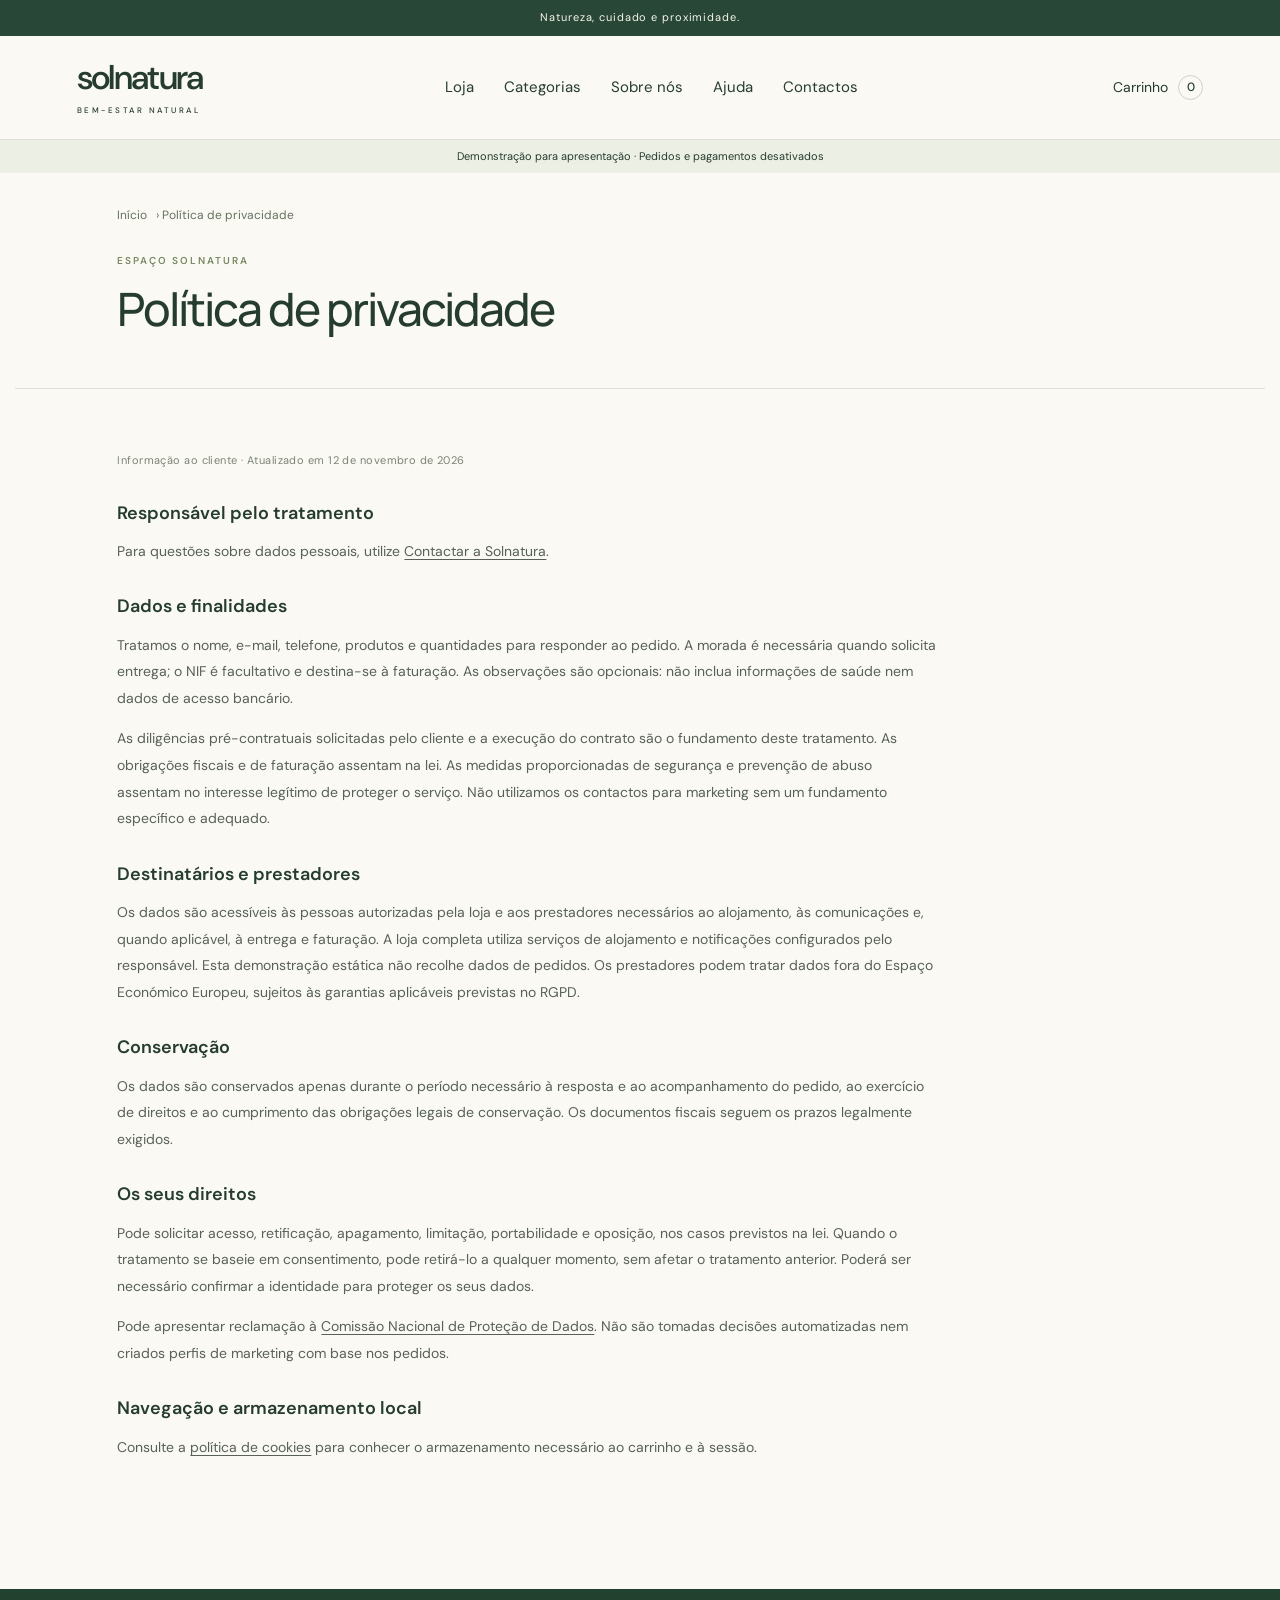
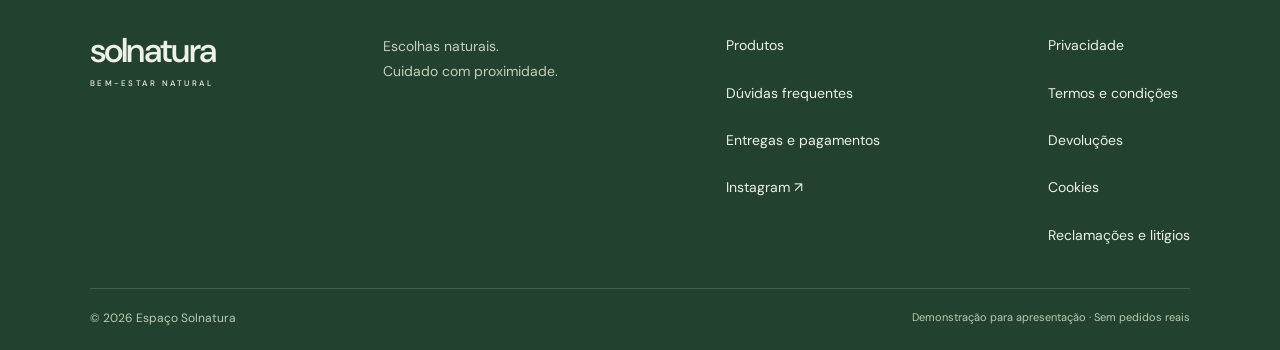
<file: docs/privacidade.html>
<!doctype html><html lang="pt-PT"><head><meta charset="utf-8"><meta name="viewport" content="width=device-width,initial-scale=1"><meta name="robots" content="noindex,nofollow"><meta name="description" content="Demonstração da loja online Solnatura. Chás, suplementos e cuidados do corpo."><title>Política de privacidade | Solnatura</title><link rel="icon" href="icon.svg"><link rel="stylesheet" href="styles.css"><style>[hidden]{display:none!important}.demo-label{font-size:11px;text-align:center;padding:8px;background:#ecefe4}.product-image{display:block}.product-grid{margin-top:25px}.demo-page .section{max-width:1250px;margin:auto}.category-card h3{padding:20px}.legal-page{max-width:1000px}.product-information-note a{text-decoration:underline}</style></head><body class="demo-page"><a class="skip" href="#conteudo">Saltar para o conteúdo</a><div class="announcement">Natureza, cuidado e proximidade.</div><header><a class="brand" href="index.html"><span>solnatura<small>BEM-ESTAR NATURAL</small></span></a><nav aria-label="Navegação principal"><a href="loja.html">Loja</a><a href="categorias.html">Categorias</a><a href="sobre.html">Sobre nós</a><a href="ajuda.html">Ajuda</a><a href="contactos.html">Contactos</a></nav><a class="cart-button" href="carrinho.html">Carrinho <b id="cart-count">0</b></a></header><div class="demo-label">Demonstração para apresentação · Pedidos e pagamentos desativados</div><main id="conteudo"><section class="page-heading section"><div class="breadcrumbs"><a href="index.html">Início</a> › Política de privacidade</div><div class="eyebrow">ESPAÇO SOLNATURA</div><h1>Política de privacidade</h1></section><section class="section legal-page"><div class="legal"><p class="legal-updated">Informação ao cliente · Atualizado em 12 de novembro de 2026</p><h2>Política de privacidade</h2><h3>Responsável pelo tratamento</h3><p>Para questões sobre dados pessoais, utilize <a href="contactos.html">Contactar a Solnatura</a>.</p><h3>Dados e finalidades</h3><p>Tratamos o nome, e-mail, telefone, produtos e quantidades para responder ao pedido. A morada é necessária quando solicita entrega; o NIF é facultativo e destina-se à faturação. As observações são opcionais: não inclua informações de saúde nem dados de acesso bancário.</p><p>As diligências pré-contratuais solicitadas pelo cliente e a execução do contrato são o fundamento deste tratamento. As obrigações fiscais e de faturação assentam na lei. As medidas proporcionadas de segurança e prevenção de abuso assentam no interesse legítimo de proteger o serviço. Não utilizamos os contactos para marketing sem um fundamento específico e adequado.</p><h3>Destinatários e prestadores</h3><p>Os dados são acessíveis às pessoas autorizadas pela loja e aos prestadores necessários ao alojamento, às comunicações e, quando aplicável, à entrega e faturação. A loja completa utiliza serviços de alojamento e notificações configurados pelo responsável. Esta demonstração estática não recolhe dados de pedidos. Os prestadores podem tratar dados fora do Espaço Económico Europeu, sujeitos às garantias aplicáveis previstas no RGPD.</p><h3>Conservação</h3><p>Os dados são conservados apenas durante o período necessário à resposta e ao acompanhamento do pedido, ao exercício de direitos e ao cumprimento das obrigações legais de conservação. Os documentos fiscais seguem os prazos legalmente exigidos.</p><h3>Os seus direitos</h3><p>Pode solicitar acesso, retificação, apagamento, limitação, portabilidade e oposição, nos casos previstos na lei. Quando o tratamento se baseie em consentimento, pode retirá-lo a qualquer momento, sem afetar o tratamento anterior. Poderá ser necessário confirmar a identidade para proteger os seus dados.</p><p>Pode apresentar reclamação à <a href="https://www.cnpd.pt/" target="_blank" rel="noreferrer">Comissão Nacional de Proteção de Dados</a>. Não são tomadas decisões automatizadas nem criados perfis de marketing com base nos pedidos.</p><h3>Navegação e armazenamento local</h3><p>Consulte a <a href="cookies.html">política de cookies</a> para conhecer o armazenamento necessário ao carrinho e à sessão.</p></div></section></main><footer><div class="footer-main"><a class="brand" href="index.html"><span>solnatura<small>BEM-ESTAR NATURAL</small></span></a><p>Escolhas naturais.<br>Cuidado com proximidade.</p><div><a href="loja.html">Produtos</a><a href="ajuda.html">Dúvidas frequentes</a><a href="entregas-e-pagamentos.html">Entregas e pagamentos</a><a href="https://www.instagram.com/espaco_solnatura/" target="_blank" rel="noreferrer">Instagram ↗</a></div><div><a href="privacidade.html">Privacidade</a><a href="condicoes.html">Termos e condições</a><a href="devolucoes.html">Devoluções</a><a href="cookies.html">Cookies</a><a href="reclamacoes.html">Reclamações e litígios</a></div></div><div class="footer-bottom"><small>© 2026 Espaço Solnatura</small><span>Demonstração para apresentação · Sem pedidos reais</span></div></footer><script>const products=[{"id":"cc4df1d6-1a9a-49ab-a463-b979ffce9bfa","name":"Chá de Quebra Pedra","category":"Chás e infusões","price":0,"priceOnRequest":true,"image":"./images/catalogue/cha-de-quebra-pedra.webp","sourceUrl":"https://www.instagram.com/espaco_solnatura/p/DXfZm6NiDKc/","importKey":"instagram:cha-de-quebra-pedra","description":"Chá de Quebra Pedra divulgado pela Solnatura. Consulte a loja para confirmar o formato, o preço e a disponibilidade.","brand":"","size":"","ingredients":"","usage":"","precautions":"Confirme com a loja a composição, as instruções e as informações do rótulo antes de utilizar.","stock":null,"active":true,"featured":false,"deleted":false},{"id":"d0d15ec1-7b18-4965-a7da-bb73a0dd95f8","name":"Chá de Barbas de Milho","category":"Chás e infusões","price":0,"priceOnRequest":true,"image":"./images/catalogue/cha-de-barbas-de-milho.webp","sourceUrl":"https://www.instagram.com/p/DXfZm6NiDKc/","importKey":"instagram:cha-de-barbas-de-milho","description":"Chá de Barbas de Milho divulgado pela Solnatura. Consulte a loja para confirmar o formato, o preço e a disponibilidade.","brand":"","size":"","ingredients":"","usage":"","precautions":"Confirme com a loja a composição, as instruções e as informações do rótulo antes de utilizar.","stock":null,"active":true,"featured":false,"deleted":false},{"id":"3f4c57a5-010f-42b6-b406-34a9b2b3e4d6","name":"Chá de Pau D’Arco","category":"Chás e infusões","price":0,"priceOnRequest":true,"image":"./images/catalogue/cha-de-pau-darco.webp","sourceUrl":"https://www.instagram.com/p/DXfZm6NiDKc/","importKey":"instagram:cha-de-pau-darco","description":"Chá de Pau D’Arco divulgado pela Solnatura. Consulte a loja para confirmar o formato, o preço e a disponibilidade.","brand":"","size":"","ingredients":"","usage":"","precautions":"Confirme com a loja a composição, as instruções e as informações do rótulo antes de utilizar.","stock":null,"active":true,"featured":false,"deleted":false},{"id":"bccdba74-a4f6-40e4-b9a2-5b2aca70d81a","name":"Chá de Borututu","category":"Chás e infusões","price":0,"priceOnRequest":true,"image":"./images/catalogue/cha-de-borututu.webp","sourceUrl":"https://www.instagram.com/p/DXfZm6NiDKc/","importKey":"instagram:cha-de-borututu","description":"Chá de Borututu divulgado pela Solnatura. Consulte a loja para confirmar o formato, o preço e a disponibilidade.","brand":"","size":"","ingredients":"","usage":"","precautions":"Confirme com a loja a composição, as instruções e as informações do rótulo antes de utilizar.","stock":null,"active":true,"featured":false,"deleted":false},{"id":"9e22a83a-f3ea-4a0c-b3ba-c69bb9d700f1","name":"Chá de Arruda","category":"Chás e infusões","price":0,"priceOnRequest":true,"image":"./images/catalogue/cha-de-arruda.webp","sourceUrl":"https://www.instagram.com/p/DXfZm6NiDKc/","importKey":"instagram:cha-de-arruda","description":"Chá de Arruda divulgado pela Solnatura. Consulte a loja para confirmar o formato, o preço e a disponibilidade.","brand":"","size":"","ingredients":"","usage":"","precautions":"Confirme com a loja a composição, as instruções e as informações do rótulo antes de utilizar.","stock":null,"active":true,"featured":false,"deleted":false},{"id":"2a2e49b1-bac5-4e2f-a5f7-56415f5bf1c5","name":"Chá de Sene Folículos","category":"Chás e infusões","price":0,"priceOnRequest":true,"image":"./images/catalogue/cha-de-sene-foliculos.webp","sourceUrl":"https://www.instagram.com/p/DXfZm6NiDKc/","importKey":"instagram:cha-de-sene-foliculos","description":"Chá de Sene Folículos divulgado pela Solnatura. Consulte a loja para confirmar o formato, o preço e a disponibilidade.","brand":"","size":"","ingredients":"","usage":"","precautions":"Confirme com a loja a composição, as instruções e as informações do rótulo antes de utilizar.","stock":null,"active":true,"featured":false,"deleted":false},{"id":"9bca5e8f-6048-4eaa-b538-0afbc6870e91","name":"Chá Verde","category":"Chás e infusões","price":0,"priceOnRequest":true,"image":"./images/catalogue/cha-verde.webp","sourceUrl":"https://www.instagram.com/espaco_solnatura/p/DXfYySNiH4w/","importKey":"instagram:cha-verde","description":"Chá Verde divulgado pela Solnatura. Consulte a loja para confirmar o formato, o preço e a disponibilidade.","brand":"","size":"","ingredients":"","usage":"","precautions":"Confirme com a loja a composição, as instruções e as informações do rótulo antes de utilizar.","stock":null,"active":true,"featured":false,"deleted":false},{"id":"b300151e-7d46-421d-b89d-877f481df6c4","name":"Chá Preto","category":"Chás e infusões","price":0,"priceOnRequest":true,"image":"./images/catalogue/cha-preto.webp","sourceUrl":"https://www.instagram.com/espaco_solnatura/p/DXfYySNiH4w/","importKey":"instagram:cha-preto","description":"Chá Preto divulgado pela Solnatura. Consulte a loja para confirmar o formato, o preço e a disponibilidade.","brand":"","size":"","ingredients":"","usage":"","precautions":"Confirme com a loja a composição, as instruções e as informações do rótulo antes de utilizar.","stock":null,"active":true,"featured":false,"deleted":false},{"id":"ffdcb19d-3829-4b44-afb5-cc44a7a7c49b","name":"Chá Vermelho","category":"Chás e infusões","price":0,"priceOnRequest":true,"image":"./images/catalogue/cha-vermelho.webp","sourceUrl":"https://www.instagram.com/espaco_solnatura/p/DXfYySNiH4w/","importKey":"instagram:cha-vermelho","description":"Chá Vermelho divulgado pela Solnatura. Consulte a loja para confirmar o formato, o preço e a disponibilidade.","brand":"","size":"","ingredients":"","usage":"","precautions":"Confirme com a loja a composição, as instruções e as informações do rótulo antes de utilizar.","stock":null,"active":true,"featured":false,"deleted":false},{"id":"26b72b2d-bfd8-451b-a00d-6fad23da2060","name":"Chá Branco","category":"Chás e infusões","price":0,"priceOnRequest":true,"image":"./images/catalogue/cha-branco.webp","sourceUrl":"https://www.instagram.com/espaco_solnatura/p/DXfYySNiH4w/","importKey":"instagram:cha-branco","description":"Chá Branco divulgado pela Solnatura. Consulte a loja para confirmar o formato, o preço e a disponibilidade.","brand":"","size":"","ingredients":"","usage":"","precautions":"Confirme com a loja a composição, as instruções e as informações do rótulo antes de utilizar.","stock":null,"active":true,"featured":false,"deleted":false},{"id":"2287c78c-6f1c-495b-91b3-94a36c6c172e","name":"Chá de Canela","category":"Chás e infusões","price":0,"priceOnRequest":true,"image":"./images/catalogue/cha-de-canela.webp","sourceUrl":"https://www.instagram.com/espaco_solnatura/p/DXfYySNiH4w/","importKey":"instagram:cha-de-canela","description":"Chá de Canela divulgado pela Solnatura. Consulte a loja para confirmar o formato, o preço e a disponibilidade.","brand":"","size":"","ingredients":"","usage":"","precautions":"Confirme com a loja a composição, as instruções e as informações do rótulo antes de utilizar.","stock":null,"active":true,"featured":false,"deleted":false},{"id":"402de1ce-7049-4adb-bdb8-561431444a13","name":"Chá de Cavalinha","category":"Chás e infusões","price":0,"priceOnRequest":true,"image":"./images/catalogue/cha-de-cavalinha.webp","sourceUrl":"https://www.instagram.com/espaco_solnatura/p/DXfYySNiH4w/","importKey":"instagram:cha-de-cavalinha","description":"Chá de Cavalinha divulgado pela Solnatura. Consulte a loja para confirmar o formato, o preço e a disponibilidade.","brand":"","size":"","ingredients":"","usage":"","precautions":"Confirme com a loja a composição, as instruções e as informações do rótulo antes de utilizar.","stock":null,"active":true,"featured":false,"deleted":false},{"id":"5b29feff-b20b-44a3-825b-ae4c50184585","name":"Chá de Camomila","category":"Chás e infusões","price":0,"priceOnRequest":true,"image":"./images/catalogue/cha-de-camomila.webp","sourceUrl":"https://www.instagram.com/espaco_solnatura/p/DXe11ZmCC4v/","importKey":"instagram:cha-de-camomila","description":"Chá de Camomila divulgado pela Solnatura. Consulte a loja para confirmar o formato, o preço e a disponibilidade.","brand":"","size":"","ingredients":"","usage":"","precautions":"Confirme com a loja a composição, as instruções e as informações do rótulo antes de utilizar.","stock":null,"active":true,"featured":false,"deleted":false},{"id":"342af56e-6b55-451c-a97a-956591a18029","name":"Chá de Cidreira","category":"Chás e infusões","price":0,"priceOnRequest":true,"image":"./images/catalogue/cha-de-cidreira.webp","sourceUrl":"https://www.instagram.com/espaco_solnatura/p/DXe11ZmCC4v/","importKey":"instagram:cha-de-cidreira","description":"Chá de Cidreira divulgado pela Solnatura. Consulte a loja para confirmar o formato, o preço e a disponibilidade.","brand":"","size":"","ingredients":"","usage":"","precautions":"Confirme com a loja a composição, as instruções e as informações do rótulo antes de utilizar.","stock":null,"active":true,"featured":false,"deleted":false},{"id":"ef8a16e1-db2d-4bca-b557-d813a36fdd5e","name":"Chá de Tília","category":"Chás e infusões","price":0,"priceOnRequest":true,"image":"./images/catalogue/cha-de-tilia.webp","sourceUrl":"https://www.instagram.com/espaco_solnatura/p/DXe11ZmCC4v/","importKey":"instagram:cha-de-tilia","description":"Chá de Tília divulgado pela Solnatura. Consulte a loja para confirmar o formato, o preço e a disponibilidade.","brand":"","size":"","ingredients":"","usage":"","precautions":"Confirme com a loja a composição, as instruções e as informações do rótulo antes de utilizar.","stock":null,"active":true,"featured":false,"deleted":false},{"id":"0b262378-7683-4d8c-a6d3-1085ec354729","name":"Chá de Malvas","category":"Chás e infusões","price":0,"priceOnRequest":true,"image":"./images/catalogue/cha-de-malvas.webp","sourceUrl":"https://www.instagram.com/espaco_solnatura/p/DXe11ZmCC4v/","importKey":"instagram:cha-de-malvas","description":"Chá de Malvas divulgado pela Solnatura. Consulte a loja para confirmar o formato, o preço e a disponibilidade.","brand":"","size":"","ingredients":"","usage":"","precautions":"Confirme com a loja a composição, as instruções e as informações do rótulo antes de utilizar.","stock":null,"active":true,"featured":false,"deleted":false},{"id":"be852072-178a-49bf-8715-72a2adc4419d","name":"Chá de Príncipe","category":"Chás e infusões","price":0,"priceOnRequest":true,"image":"./images/catalogue/cha-de-principe.webp","sourceUrl":"https://www.instagram.com/espaco_solnatura/p/DXe11ZmCC4v/","importKey":"instagram:cha-de-principe","description":"Chá de Príncipe divulgado pela Solnatura. Consulte a loja para confirmar o formato, o preço e a disponibilidade.","brand":"","size":"","ingredients":"","usage":"","precautions":"Confirme com a loja a composição, as instruções e as informações do rótulo antes de utilizar.","stock":null,"active":true,"featured":false,"deleted":false},{"id":"cb29d64b-03e6-43c9-b787-bf4c3f9075db","name":"Chá de Funcho","category":"Chás e infusões","price":0,"priceOnRequest":true,"image":"./images/catalogue/cha-de-funcho.webp","sourceUrl":"https://www.instagram.com/espaco_solnatura/p/DXe0b1DiOyD/","importKey":"instagram:cha-de-funcho","description":"Chá de Funcho divulgado pela Solnatura. Consulte a loja para confirmar o formato, o preço e a disponibilidade.","brand":"","size":"","ingredients":"","usage":"","precautions":"Confirme com a loja a composição, as instruções e as informações do rótulo antes de utilizar.","stock":null,"active":true,"featured":false,"deleted":false},{"id":"342f60db-3c1a-4e2a-b0fe-5f45c7e00e11","name":"Chá de Hortelã & Pimenta","category":"Chás e infusões","price":0,"priceOnRequest":true,"image":"./images/catalogue/cha-de-hortela-pimenta.webp","sourceUrl":"https://www.instagram.com/espaco_solnatura/p/DXe0b1DiOyD/","importKey":"instagram:cha-de-hortela-pimenta","description":"Chá de Hortelã & Pimenta divulgado pela Solnatura. Consulte a loja para confirmar o formato, o preço e a disponibilidade.","brand":"","size":"","ingredients":"","usage":"","precautions":"Confirme com a loja a composição, as instruções e as informações do rótulo antes de utilizar.","stock":null,"active":true,"featured":false,"deleted":false},{"id":"0b285063-3c7b-4363-896c-12f56573c83d","name":"Chá de Espinheira-Santa","category":"Chás e infusões","price":0,"priceOnRequest":true,"image":"./images/catalogue/cha-de-espinheira-santa.webp","sourceUrl":"https://www.instagram.com/espaco_solnatura/p/DXe0b1DiOyD/","importKey":"instagram:cha-de-espinheira-santa","description":"Chá de Espinheira-Santa divulgado pela Solnatura. Consulte a loja para confirmar o formato, o preço e a disponibilidade.","brand":"","size":"","ingredients":"","usage":"","precautions":"Confirme com a loja a composição, as instruções e as informações do rótulo antes de utilizar.","stock":null,"active":true,"featured":false,"deleted":false},{"id":"7de16ed8-875d-48aa-80ba-9fc40cfe4ac2","name":"Chá de Anis Estrelado","category":"Chás e infusões","price":0,"priceOnRequest":true,"image":"./images/catalogue/cha-de-anis-estrelado.webp","sourceUrl":"https://www.instagram.com/espaco_solnatura/p/DXe0b1DiOyD/","importKey":"instagram:cha-de-anis-estrelado","description":"Chá de Anis Estrelado divulgado pela Solnatura. Consulte a loja para confirmar o formato, o preço e a disponibilidade.","brand":"","size":"","ingredients":"","usage":"","precautions":"Confirme com a loja a composição, as instruções e as informações do rótulo antes de utilizar.","stock":null,"active":true,"featured":false,"deleted":false},{"id":"93b48ccb-ea01-4f54-a3dc-51f58173a261","name":"Chá de Carqueja","category":"Chás e infusões","price":0,"priceOnRequest":true,"image":"./images/catalogue/cha-de-carqueja.webp","sourceUrl":"https://www.instagram.com/espaco_solnatura/p/DXe0b1DiOyD/","importKey":"instagram:cha-de-carqueja","description":"Chá de Carqueja divulgado pela Solnatura. Consulte a loja para confirmar o formato, o preço e a disponibilidade.","brand":"","size":"","ingredients":"","usage":"","precautions":"Confirme com a loja a composição, as instruções e as informações do rótulo antes de utilizar.","stock":null,"active":true,"featured":false,"deleted":false},{"id":"0eed4170-2b9c-46de-8947-3c82a2a79549","name":"Chá de Dente de Leão","category":"Chás e infusões","price":0,"priceOnRequest":true,"image":"./images/catalogue/cha-de-dente-de-leao.webp","sourceUrl":"https://www.instagram.com/espaco_solnatura/p/DXe0b1DiOyD/","importKey":"instagram:cha-de-dente-de-leao","description":"Chá de Dente de Leão divulgado pela Solnatura. Consulte a loja para confirmar o formato, o preço e a disponibilidade.","brand":"","size":"","ingredients":"","usage":"","precautions":"Confirme com a loja a composição, as instruções e as informações do rótulo antes de utilizar.","stock":null,"active":true,"featured":false,"deleted":false},{"id":"c486e111-497a-49cb-a52c-c55726bf216f","name":"Magic Skyn","category":"Suplementos","price":0,"priceOnRequest":true,"image":"./images/catalogue/magic-skyn.webp","sourceUrl":"https://www.instagram.com/espaco_solnatura/p/DX9wW8XIFeN/","importKey":"instagram:magic-skyn","description":"Suplemento alimentar apresentado pela Solnatura, com colagénio e ácido hialurónico. Confirme a composição completa e as condições de utilização com a loja.","brand":"","size":"30 ampolas bebíveis de 10 ml","ingredients":"","usage":"","precautions":"Confirme com a loja a composição, as instruções e as informações do rótulo antes de utilizar.","stock":null,"active":true,"featured":false,"deleted":false},{"id":"6b5acb93-f47c-400e-a8c0-70fc0bdb0ef2","name":"Vinagre de Sidra — Clínica do Peso","category":"Suplementos","price":0,"priceOnRequest":true,"image":"./images/catalogue/vinagre-de-sidra-clinica-do-peso.webp","sourceUrl":"https://www.instagram.com/espaco_solnatura/p/DXuDM7OiBca/","importKey":"instagram:vinagre-de-sidra-clinica-do-peso","description":"Suplemento alimentar de vinagre de sidra da linha Clínica do Peso, apresentado no Instagram da Solnatura. Composição completa e utilização a confirmar com a loja.","brand":"","size":"60 cápsulas","ingredients":"","usage":"","precautions":"Confirme com a loja a composição, as instruções e as informações do rótulo antes de utilizar.","stock":null,"active":true,"featured":false,"deleted":false},{"id":"d9017083-cbb9-4cea-aa22-d3e6f8e0a499","name":"Rheuma Fieta","category":"Suplementos","price":0,"priceOnRequest":true,"image":"./images/catalogue/rheuma-fieta.webp","sourceUrl":"https://www.instagram.com/espaco_solnatura/p/DXsTCjiCDEK/","importKey":"instagram:rheuma-fieta","description":"Suplemento alimentar Rheuma Fieta apresentado pela Solnatura. Contacte a loja para confirmar o formato e a informação completa do rótulo.","brand":"","size":"","ingredients":"","usage":"","precautions":"Confirme com a loja a composição, as instruções e as informações do rótulo antes de utilizar.","stock":null,"active":true,"featured":false,"deleted":false},{"id":"163d617a-1633-475e-98a9-a24fa18dc8cd","name":"Biolimão Gold 3 em 1","category":"Suplementos","price":0,"priceOnRequest":true,"image":"./images/catalogue/biolimao-gold-3-em-1.webp","sourceUrl":"https://www.instagram.com/espaco_solnatura/p/DXrbeOBCMPE/","importKey":"instagram:biolimao-gold-3-em-1","description":"Suplemento alimentar Biolimão Gold 3 em 1, divulgado pela Solnatura. Consulte a loja para confirmar a composição e as indicações do fabricante.","brand":"","size":"60 comprimidos","ingredients":"","usage":"","precautions":"Confirme com a loja a composição, as instruções e as informações do rótulo antes de utilizar.","stock":null,"active":true,"featured":false,"deleted":false},{"id":"fb15dd9f-29f7-4511-b8dc-d59ef05f1500","name":"OptiFemme","category":"Suplementos","price":0,"priceOnRequest":true,"image":"./images/catalogue/optifemme.webp","sourceUrl":"https://www.instagram.com/espaco_solnatura/p/DXrTGRbiKqp/","importKey":"instagram:optifemme","description":"Suplemento alimentar OptiFemme divulgado pela Solnatura. Confirme a composição completa, o formato e a utilização antes de encomendar.","brand":"","size":"","ingredients":"","usage":"","precautions":"Confirme com a loja a composição, as instruções e as informações do rótulo antes de utilizar.","stock":null,"active":true,"featured":false,"deleted":false},{"id":"4a4ed840-f4fc-4d4e-966d-a4a4d0c2b5de","name":"Procerebro Forte","category":"Suplementos","price":0,"priceOnRequest":true,"image":"./images/catalogue/procerebro-forte.webp","sourceUrl":"https://www.instagram.com/espaco_solnatura/p/DXpt4_aiGJN/","importKey":"instagram:procerebro-forte","description":"Suplemento alimentar Procerebro Forte apresentado no Instagram da Solnatura. Formato e informação completa do fabricante a confirmar com a loja.","brand":"","size":"","ingredients":"","usage":"","precautions":"Confirme com a loja a composição, as instruções e as informações do rótulo antes de utilizar.","stock":null,"active":true,"featured":false,"deleted":false},{"id":"47aef771-5bce-4972-b08d-b0fb46e75fd7","name":"Savlon","category":"Suplementos","price":0,"priceOnRequest":true,"image":"./images/catalogue/savlon.webp","sourceUrl":"https://www.instagram.com/espaco_solnatura/p/DXpoAgBiOBq/","importKey":"instagram:savlon","description":"Suplemento alimentar Savlon, com diosmina e hesperidina, apresentado pela Solnatura. Confirme a composição completa e a utilização com a loja.","brand":"","size":"60 comprimidos","ingredients":"","usage":"","precautions":"Confirme com a loja a composição, as instruções e as informações do rótulo antes de utilizar.","stock":null,"active":true,"featured":false,"deleted":false},{"id":"b84f1099-dcd2-46ac-bdd7-611773f756e9","name":"Melatonina Rapid 1,9 mg","category":"Suplementos","price":0,"priceOnRequest":true,"image":"./images/catalogue/melatonina-rapid-1-9-mg.webp","sourceUrl":"https://www.instagram.com/espaco_solnatura/p/DXpJUt_iMIO/","importKey":"instagram:melatonina-rapid-1-9-mg","description":"Suplemento alimentar de melatonina, apresentado em comprimidos mastigáveis. Consulte a loja para confirmar a informação completa do rótulo.","brand":"","size":"40 comprimidos mastigáveis","ingredients":"","usage":"","precautions":"Confirme com a loja a composição, as instruções e as informações do rótulo antes de utilizar.","stock":null,"active":true,"featured":false,"deleted":false},{"id":"86d1ac1c-ce21-43c7-93a3-9cac222bc51e","name":"Seca Barriga — Gengibre e Garcínia","category":"Suplementos","price":0,"priceOnRequest":true,"image":"./images/catalogue/seca-barriga-gengibre-e-garcinia.webp","sourceUrl":"https://www.instagram.com/espaco_solnatura/p/DXpIbxkiPna/","importKey":"instagram:seca-barriga-gengibre-e-garcinia","description":"Suplemento alimentar Seca Barriga, apresentado pela Solnatura com gengibre e garcínia. Confirme a composição completa e as condições de utilização com a loja.","brand":"","size":"500 ml","ingredients":"","usage":"","precautions":"Confirme com a loja a composição, as instruções e as informações do rótulo antes de utilizar.","stock":null,"active":true,"featured":false,"deleted":false},{"id":"f3ac5637-9c2f-46df-9c4c-dd627c3afb4e","name":"B12 Energy Active","category":"Suplementos","price":0,"priceOnRequest":true,"image":"./images/catalogue/b12-energy-active.webp","sourceUrl":"https://www.instagram.com/espaco_solnatura/p/DXmF9XKiD6a/","importKey":"instagram:b12-energy-active","description":"Suplemento alimentar de vitamina B12 apresentado pela Solnatura. Informação completa do fabricante e utilização a confirmar com a loja.","brand":"","size":"30 comprimidos mastigáveis","ingredients":"","usage":"","precautions":"Confirme com a loja a composição, as instruções e as informações do rótulo antes de utilizar.","stock":null,"active":true,"featured":false,"deleted":false},{"id":"75ead70b-8237-4e34-b9f1-16a6d2e45dde","name":"Beterraba Forte","category":"Suplementos","price":0,"priceOnRequest":true,"image":"./images/catalogue/beterraba-forte.webp","sourceUrl":"https://www.instagram.com/espaco_solnatura/p/DXl4_NtCIiP/","importKey":"instagram:beterraba-forte","description":"Suplemento alimentar Beterraba Forte divulgado pela Solnatura. Consulte a loja para confirmar a composição, o formato e as instruções do fabricante.","brand":"","size":"500 ml","ingredients":"","usage":"","precautions":"Confirme com a loja a composição, as instruções e as informações do rótulo antes de utilizar.","stock":null,"active":true,"featured":false,"deleted":false},{"id":"0f203eee-dbea-4eea-b889-30372304b24d","name":"Colina + Arroz Vermelho","category":"Suplementos","price":0,"priceOnRequest":true,"image":"./images/catalogue/colina-arroz-vermelho.webp","sourceUrl":"https://www.instagram.com/espaco_solnatura/p/DXkU8XNiNce/","importKey":"instagram:colina-arroz-vermelho","description":"Suplemento alimentar de colina e arroz vermelho apresentado pela Solnatura. Confirme a composição completa e as informações do rótulo antes de utilizar.","brand":"","size":"60 cápsulas","ingredients":"","usage":"","precautions":"Confirme com a loja a composição, as instruções e as informações do rótulo antes de utilizar.","stock":null,"active":true,"featured":false,"deleted":false},{"id":"a43c1f8b-bcc5-495e-8d20-db08d6c6d2c3","name":"Bálsamo de Cavalo — Quente e Frio","category":"Cuidados do corpo","price":0,"priceOnRequest":true,"image":"./images/catalogue/balsamo-de-cavalo-quente-e-frio.webp","sourceUrl":"https://www.instagram.com/espaco_solnatura/p/DXiRM8oCC-T/","importKey":"instagram:balsamo-de-cavalo-quente-e-frio","description":"Bálsamo de utilização externa divulgado pela Solnatura nas versões de efeito quente e frio. Confirme com a loja qual a versão e o formato pretendidos.","brand":"","size":"","ingredients":"","usage":"","precautions":"Confirme com a loja a composição, as instruções e as informações do rótulo antes de utilizar.","stock":null,"active":true,"featured":false,"deleted":false}];let cart=[];try{cart=JSON.parse(localStorage.getItem('solnatura-demo-cart')||'[]').filter(x=>products.some(p=>p.id===x.id)&&Number.isInteger(x.qty)&&x.qty>0&&x.qty<=99)}catch{};const save=()=>{localStorage.setItem('solnatura-demo-cart',JSON.stringify(cart));document.querySelector('#cart-count').textContent=cart.reduce((a,x)=>a+x.qty,0)};save();document.addEventListener('click',e=>{const add=e.target.closest('[data-add]');if(add){const id=add.dataset.add,x=cart.find(x=>x.id===id);if(x)x.qty=Math.min(99,x.qty+1);else cart.push({id,qty:1});save();add.textContent='Adicionado ✓'}const remove=e.target.closest('[data-remove]');if(remove){cart=cart.filter(x=>x.id!==remove.dataset.remove);save();renderCart()}});const money='Preço sob consulta';function renderCart(){const box=document.querySelector('#cart-items');if(!box)return;box.replaceChildren();if(!cart.length){box.innerHTML='<div class="empty"><h2>O seu carrinho está vazio.</h2><a class="primary" href="loja.html">Ver produtos</a></div>';return}cart.forEach(x=>{const p=products.find(p=>p.id===x.id),row=document.createElement('div');row.className='cart-item';const img=document.createElement('img');img.src=p.image;img.alt=p.name;const desc=document.createElement('div');const name=document.createElement('b');name.textContent=p.name;const q=document.createElement('p');q.textContent=x.qty+' × '+money;desc.append(name,q);const remove=document.createElement('button');remove.className='outline';remove.dataset.remove=p.id;remove.textContent='Retirar';row.append(img,desc,remove);box.append(row)});const note=document.createElement('p');note.className='notice';note.textContent='Esta é uma demonstração para apresentação. Os pedidos e pagamentos não estão ativos.';box.append(note)}renderCart();const search=document.querySelector('#search');function filter(){const term=(search?.value||'').toLocaleLowerCase('pt-PT');const cat=document.querySelector('#category')?.value||'';document.querySelectorAll('[data-product]').forEach(el=>{el.hidden=!el.dataset.name.includes(term)||(cat&&el.dataset.category!==cat)})}search?.addEventListener('input',filter);document.querySelector('#category')?.addEventListener('change',filter);const detail=document.querySelector('#product-detail');if(detail){const p=products.find(p=>p.id===new URLSearchParams(location.search).get('id'));if(!p)detail.innerHTML='<h1>Produto não encontrado.</h1>';else{document.title=p.name+' | Solnatura';document.querySelector('#detail-img').src=p.image;document.querySelector('#detail-img').alt=p.name;document.querySelector('#detail-name').textContent=p.name;document.querySelector('#detail-category').textContent=p.category;document.querySelector('#detail-description').textContent=p.description;document.querySelector('#detail-size').textContent=p.size||'';document.querySelector('#detail-add').dataset.add=p.id;document.querySelector('#detail-note').textContent=p.category==='Chás e infusões'?'Imagem ilustrativa da infusão. Não representa a embalagem de venda.':'Imagem tratada a partir da publicação do produto. Confirme o formato e a rotulagem antes da compra.';}}</script></body></html>
</file>
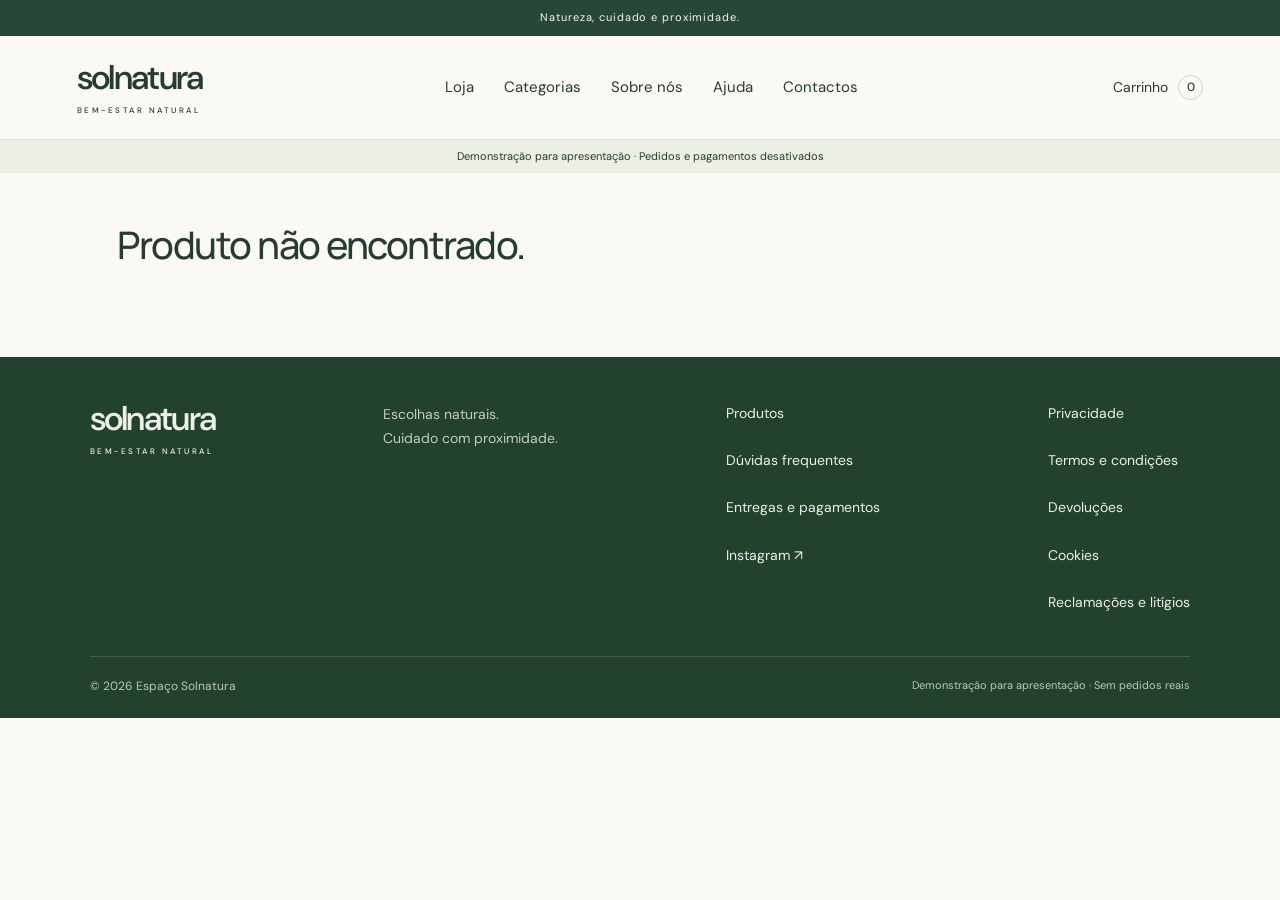
<file: docs/produto.html>
<!doctype html><html lang="pt-PT"><head><meta charset="utf-8"><meta name="viewport" content="width=device-width,initial-scale=1"><meta name="robots" content="noindex,nofollow"><meta name="description" content="Demonstração da loja online Solnatura. Chás, suplementos e cuidados do corpo."><title>Produto | Solnatura</title><link rel="icon" href="icon.svg"><link rel="stylesheet" href="styles.css"><style>[hidden]{display:none!important}.demo-label{font-size:11px;text-align:center;padding:8px;background:#ecefe4}.product-image{display:block}.product-grid{margin-top:25px}.demo-page .section{max-width:1250px;margin:auto}.category-card h3{padding:20px}.legal-page{max-width:1000px}.product-information-note a{text-decoration:underline}</style></head><body class="demo-page"><a class="skip" href="#conteudo">Saltar para o conteúdo</a><div class="announcement">Natureza, cuidado e proximidade.</div><header><a class="brand" href="index.html"><span>solnatura<small>BEM-ESTAR NATURAL</small></span></a><nav aria-label="Navegação principal"><a href="loja.html">Loja</a><a href="categorias.html">Categorias</a><a href="sobre.html">Sobre nós</a><a href="ajuda.html">Ajuda</a><a href="contactos.html">Contactos</a></nav><a class="cart-button" href="carrinho.html">Carrinho <b id="cart-count">0</b></a></header><div class="demo-label">Demonstração para apresentação · Pedidos e pagamentos desativados</div><main id="conteudo"><section class="section product-page" id="product-detail"><div class="breadcrumbs"><a href="loja.html">Loja</a> › Produto</div><div class="product-detail"><img class="detail-image" id="detail-img" alt=""><div class="detail-content"><div class="eyebrow" id="detail-category"></div><h1 id="detail-name"></h1><p id="detail-size"></p><p class="image-disclosure" id="detail-note"></p><p id="detail-description"></p><div class="detail-price">Preço sob consulta</div><p>Disponibilidade sob consulta</p><button class="primary full" id="detail-add">Adicionar ao carrinho +</button><div class="product-information-note"><h3>Antes de escolher</h3><p>Solicite a composição, os alergénios, o modo de utilização e as advertências do fabricante antes da compra.</p></div><a class="underlined" href="contactos.html">Tenho uma dúvida sobre este produto →</a></div></div></section></main><footer><div class="footer-main"><a class="brand" href="index.html"><span>solnatura<small>BEM-ESTAR NATURAL</small></span></a><p>Escolhas naturais.<br>Cuidado com proximidade.</p><div><a href="loja.html">Produtos</a><a href="ajuda.html">Dúvidas frequentes</a><a href="entregas-e-pagamentos.html">Entregas e pagamentos</a><a href="https://www.instagram.com/espaco_solnatura/" target="_blank" rel="noreferrer">Instagram ↗</a></div><div><a href="privacidade.html">Privacidade</a><a href="condicoes.html">Termos e condições</a><a href="devolucoes.html">Devoluções</a><a href="cookies.html">Cookies</a><a href="reclamacoes.html">Reclamações e litígios</a></div></div><div class="footer-bottom"><small>© 2026 Espaço Solnatura</small><span>Demonstração para apresentação · Sem pedidos reais</span></div></footer><script>const products=[{"id":"cc4df1d6-1a9a-49ab-a463-b979ffce9bfa","name":"Chá de Quebra Pedra","category":"Chás e infusões","price":0,"priceOnRequest":true,"image":"./images/catalogue/cha-de-quebra-pedra.webp","sourceUrl":"https://www.instagram.com/espaco_solnatura/p/DXfZm6NiDKc/","importKey":"instagram:cha-de-quebra-pedra","description":"Chá de Quebra Pedra divulgado pela Solnatura. Consulte a loja para confirmar o formato, o preço e a disponibilidade.","brand":"","size":"","ingredients":"","usage":"","precautions":"Confirme com a loja a composição, as instruções e as informações do rótulo antes de utilizar.","stock":null,"active":true,"featured":false,"deleted":false},{"id":"d0d15ec1-7b18-4965-a7da-bb73a0dd95f8","name":"Chá de Barbas de Milho","category":"Chás e infusões","price":0,"priceOnRequest":true,"image":"./images/catalogue/cha-de-barbas-de-milho.webp","sourceUrl":"https://www.instagram.com/p/DXfZm6NiDKc/","importKey":"instagram:cha-de-barbas-de-milho","description":"Chá de Barbas de Milho divulgado pela Solnatura. Consulte a loja para confirmar o formato, o preço e a disponibilidade.","brand":"","size":"","ingredients":"","usage":"","precautions":"Confirme com a loja a composição, as instruções e as informações do rótulo antes de utilizar.","stock":null,"active":true,"featured":false,"deleted":false},{"id":"3f4c57a5-010f-42b6-b406-34a9b2b3e4d6","name":"Chá de Pau D’Arco","category":"Chás e infusões","price":0,"priceOnRequest":true,"image":"./images/catalogue/cha-de-pau-darco.webp","sourceUrl":"https://www.instagram.com/p/DXfZm6NiDKc/","importKey":"instagram:cha-de-pau-darco","description":"Chá de Pau D’Arco divulgado pela Solnatura. Consulte a loja para confirmar o formato, o preço e a disponibilidade.","brand":"","size":"","ingredients":"","usage":"","precautions":"Confirme com a loja a composição, as instruções e as informações do rótulo antes de utilizar.","stock":null,"active":true,"featured":false,"deleted":false},{"id":"bccdba74-a4f6-40e4-b9a2-5b2aca70d81a","name":"Chá de Borututu","category":"Chás e infusões","price":0,"priceOnRequest":true,"image":"./images/catalogue/cha-de-borututu.webp","sourceUrl":"https://www.instagram.com/p/DXfZm6NiDKc/","importKey":"instagram:cha-de-borututu","description":"Chá de Borututu divulgado pela Solnatura. Consulte a loja para confirmar o formato, o preço e a disponibilidade.","brand":"","size":"","ingredients":"","usage":"","precautions":"Confirme com a loja a composição, as instruções e as informações do rótulo antes de utilizar.","stock":null,"active":true,"featured":false,"deleted":false},{"id":"9e22a83a-f3ea-4a0c-b3ba-c69bb9d700f1","name":"Chá de Arruda","category":"Chás e infusões","price":0,"priceOnRequest":true,"image":"./images/catalogue/cha-de-arruda.webp","sourceUrl":"https://www.instagram.com/p/DXfZm6NiDKc/","importKey":"instagram:cha-de-arruda","description":"Chá de Arruda divulgado pela Solnatura. Consulte a loja para confirmar o formato, o preço e a disponibilidade.","brand":"","size":"","ingredients":"","usage":"","precautions":"Confirme com a loja a composição, as instruções e as informações do rótulo antes de utilizar.","stock":null,"active":true,"featured":false,"deleted":false},{"id":"2a2e49b1-bac5-4e2f-a5f7-56415f5bf1c5","name":"Chá de Sene Folículos","category":"Chás e infusões","price":0,"priceOnRequest":true,"image":"./images/catalogue/cha-de-sene-foliculos.webp","sourceUrl":"https://www.instagram.com/p/DXfZm6NiDKc/","importKey":"instagram:cha-de-sene-foliculos","description":"Chá de Sene Folículos divulgado pela Solnatura. Consulte a loja para confirmar o formato, o preço e a disponibilidade.","brand":"","size":"","ingredients":"","usage":"","precautions":"Confirme com a loja a composição, as instruções e as informações do rótulo antes de utilizar.","stock":null,"active":true,"featured":false,"deleted":false},{"id":"9bca5e8f-6048-4eaa-b538-0afbc6870e91","name":"Chá Verde","category":"Chás e infusões","price":0,"priceOnRequest":true,"image":"./images/catalogue/cha-verde.webp","sourceUrl":"https://www.instagram.com/espaco_solnatura/p/DXfYySNiH4w/","importKey":"instagram:cha-verde","description":"Chá Verde divulgado pela Solnatura. Consulte a loja para confirmar o formato, o preço e a disponibilidade.","brand":"","size":"","ingredients":"","usage":"","precautions":"Confirme com a loja a composição, as instruções e as informações do rótulo antes de utilizar.","stock":null,"active":true,"featured":false,"deleted":false},{"id":"b300151e-7d46-421d-b89d-877f481df6c4","name":"Chá Preto","category":"Chás e infusões","price":0,"priceOnRequest":true,"image":"./images/catalogue/cha-preto.webp","sourceUrl":"https://www.instagram.com/espaco_solnatura/p/DXfYySNiH4w/","importKey":"instagram:cha-preto","description":"Chá Preto divulgado pela Solnatura. Consulte a loja para confirmar o formato, o preço e a disponibilidade.","brand":"","size":"","ingredients":"","usage":"","precautions":"Confirme com a loja a composição, as instruções e as informações do rótulo antes de utilizar.","stock":null,"active":true,"featured":false,"deleted":false},{"id":"ffdcb19d-3829-4b44-afb5-cc44a7a7c49b","name":"Chá Vermelho","category":"Chás e infusões","price":0,"priceOnRequest":true,"image":"./images/catalogue/cha-vermelho.webp","sourceUrl":"https://www.instagram.com/espaco_solnatura/p/DXfYySNiH4w/","importKey":"instagram:cha-vermelho","description":"Chá Vermelho divulgado pela Solnatura. Consulte a loja para confirmar o formato, o preço e a disponibilidade.","brand":"","size":"","ingredients":"","usage":"","precautions":"Confirme com a loja a composição, as instruções e as informações do rótulo antes de utilizar.","stock":null,"active":true,"featured":false,"deleted":false},{"id":"26b72b2d-bfd8-451b-a00d-6fad23da2060","name":"Chá Branco","category":"Chás e infusões","price":0,"priceOnRequest":true,"image":"./images/catalogue/cha-branco.webp","sourceUrl":"https://www.instagram.com/espaco_solnatura/p/DXfYySNiH4w/","importKey":"instagram:cha-branco","description":"Chá Branco divulgado pela Solnatura. Consulte a loja para confirmar o formato, o preço e a disponibilidade.","brand":"","size":"","ingredients":"","usage":"","precautions":"Confirme com a loja a composição, as instruções e as informações do rótulo antes de utilizar.","stock":null,"active":true,"featured":false,"deleted":false},{"id":"2287c78c-6f1c-495b-91b3-94a36c6c172e","name":"Chá de Canela","category":"Chás e infusões","price":0,"priceOnRequest":true,"image":"./images/catalogue/cha-de-canela.webp","sourceUrl":"https://www.instagram.com/espaco_solnatura/p/DXfYySNiH4w/","importKey":"instagram:cha-de-canela","description":"Chá de Canela divulgado pela Solnatura. Consulte a loja para confirmar o formato, o preço e a disponibilidade.","brand":"","size":"","ingredients":"","usage":"","precautions":"Confirme com a loja a composição, as instruções e as informações do rótulo antes de utilizar.","stock":null,"active":true,"featured":false,"deleted":false},{"id":"402de1ce-7049-4adb-bdb8-561431444a13","name":"Chá de Cavalinha","category":"Chás e infusões","price":0,"priceOnRequest":true,"image":"./images/catalogue/cha-de-cavalinha.webp","sourceUrl":"https://www.instagram.com/espaco_solnatura/p/DXfYySNiH4w/","importKey":"instagram:cha-de-cavalinha","description":"Chá de Cavalinha divulgado pela Solnatura. Consulte a loja para confirmar o formato, o preço e a disponibilidade.","brand":"","size":"","ingredients":"","usage":"","precautions":"Confirme com a loja a composição, as instruções e as informações do rótulo antes de utilizar.","stock":null,"active":true,"featured":false,"deleted":false},{"id":"5b29feff-b20b-44a3-825b-ae4c50184585","name":"Chá de Camomila","category":"Chás e infusões","price":0,"priceOnRequest":true,"image":"./images/catalogue/cha-de-camomila.webp","sourceUrl":"https://www.instagram.com/espaco_solnatura/p/DXe11ZmCC4v/","importKey":"instagram:cha-de-camomila","description":"Chá de Camomila divulgado pela Solnatura. Consulte a loja para confirmar o formato, o preço e a disponibilidade.","brand":"","size":"","ingredients":"","usage":"","precautions":"Confirme com a loja a composição, as instruções e as informações do rótulo antes de utilizar.","stock":null,"active":true,"featured":false,"deleted":false},{"id":"342af56e-6b55-451c-a97a-956591a18029","name":"Chá de Cidreira","category":"Chás e infusões","price":0,"priceOnRequest":true,"image":"./images/catalogue/cha-de-cidreira.webp","sourceUrl":"https://www.instagram.com/espaco_solnatura/p/DXe11ZmCC4v/","importKey":"instagram:cha-de-cidreira","description":"Chá de Cidreira divulgado pela Solnatura. Consulte a loja para confirmar o formato, o preço e a disponibilidade.","brand":"","size":"","ingredients":"","usage":"","precautions":"Confirme com a loja a composição, as instruções e as informações do rótulo antes de utilizar.","stock":null,"active":true,"featured":false,"deleted":false},{"id":"ef8a16e1-db2d-4bca-b557-d813a36fdd5e","name":"Chá de Tília","category":"Chás e infusões","price":0,"priceOnRequest":true,"image":"./images/catalogue/cha-de-tilia.webp","sourceUrl":"https://www.instagram.com/espaco_solnatura/p/DXe11ZmCC4v/","importKey":"instagram:cha-de-tilia","description":"Chá de Tília divulgado pela Solnatura. Consulte a loja para confirmar o formato, o preço e a disponibilidade.","brand":"","size":"","ingredients":"","usage":"","precautions":"Confirme com a loja a composição, as instruções e as informações do rótulo antes de utilizar.","stock":null,"active":true,"featured":false,"deleted":false},{"id":"0b262378-7683-4d8c-a6d3-1085ec354729","name":"Chá de Malvas","category":"Chás e infusões","price":0,"priceOnRequest":true,"image":"./images/catalogue/cha-de-malvas.webp","sourceUrl":"https://www.instagram.com/espaco_solnatura/p/DXe11ZmCC4v/","importKey":"instagram:cha-de-malvas","description":"Chá de Malvas divulgado pela Solnatura. Consulte a loja para confirmar o formato, o preço e a disponibilidade.","brand":"","size":"","ingredients":"","usage":"","precautions":"Confirme com a loja a composição, as instruções e as informações do rótulo antes de utilizar.","stock":null,"active":true,"featured":false,"deleted":false},{"id":"be852072-178a-49bf-8715-72a2adc4419d","name":"Chá de Príncipe","category":"Chás e infusões","price":0,"priceOnRequest":true,"image":"./images/catalogue/cha-de-principe.webp","sourceUrl":"https://www.instagram.com/espaco_solnatura/p/DXe11ZmCC4v/","importKey":"instagram:cha-de-principe","description":"Chá de Príncipe divulgado pela Solnatura. Consulte a loja para confirmar o formato, o preço e a disponibilidade.","brand":"","size":"","ingredients":"","usage":"","precautions":"Confirme com a loja a composição, as instruções e as informações do rótulo antes de utilizar.","stock":null,"active":true,"featured":false,"deleted":false},{"id":"cb29d64b-03e6-43c9-b787-bf4c3f9075db","name":"Chá de Funcho","category":"Chás e infusões","price":0,"priceOnRequest":true,"image":"./images/catalogue/cha-de-funcho.webp","sourceUrl":"https://www.instagram.com/espaco_solnatura/p/DXe0b1DiOyD/","importKey":"instagram:cha-de-funcho","description":"Chá de Funcho divulgado pela Solnatura. Consulte a loja para confirmar o formato, o preço e a disponibilidade.","brand":"","size":"","ingredients":"","usage":"","precautions":"Confirme com a loja a composição, as instruções e as informações do rótulo antes de utilizar.","stock":null,"active":true,"featured":false,"deleted":false},{"id":"342f60db-3c1a-4e2a-b0fe-5f45c7e00e11","name":"Chá de Hortelã & Pimenta","category":"Chás e infusões","price":0,"priceOnRequest":true,"image":"./images/catalogue/cha-de-hortela-pimenta.webp","sourceUrl":"https://www.instagram.com/espaco_solnatura/p/DXe0b1DiOyD/","importKey":"instagram:cha-de-hortela-pimenta","description":"Chá de Hortelã & Pimenta divulgado pela Solnatura. Consulte a loja para confirmar o formato, o preço e a disponibilidade.","brand":"","size":"","ingredients":"","usage":"","precautions":"Confirme com a loja a composição, as instruções e as informações do rótulo antes de utilizar.","stock":null,"active":true,"featured":false,"deleted":false},{"id":"0b285063-3c7b-4363-896c-12f56573c83d","name":"Chá de Espinheira-Santa","category":"Chás e infusões","price":0,"priceOnRequest":true,"image":"./images/catalogue/cha-de-espinheira-santa.webp","sourceUrl":"https://www.instagram.com/espaco_solnatura/p/DXe0b1DiOyD/","importKey":"instagram:cha-de-espinheira-santa","description":"Chá de Espinheira-Santa divulgado pela Solnatura. Consulte a loja para confirmar o formato, o preço e a disponibilidade.","brand":"","size":"","ingredients":"","usage":"","precautions":"Confirme com a loja a composição, as instruções e as informações do rótulo antes de utilizar.","stock":null,"active":true,"featured":false,"deleted":false},{"id":"7de16ed8-875d-48aa-80ba-9fc40cfe4ac2","name":"Chá de Anis Estrelado","category":"Chás e infusões","price":0,"priceOnRequest":true,"image":"./images/catalogue/cha-de-anis-estrelado.webp","sourceUrl":"https://www.instagram.com/espaco_solnatura/p/DXe0b1DiOyD/","importKey":"instagram:cha-de-anis-estrelado","description":"Chá de Anis Estrelado divulgado pela Solnatura. Consulte a loja para confirmar o formato, o preço e a disponibilidade.","brand":"","size":"","ingredients":"","usage":"","precautions":"Confirme com a loja a composição, as instruções e as informações do rótulo antes de utilizar.","stock":null,"active":true,"featured":false,"deleted":false},{"id":"93b48ccb-ea01-4f54-a3dc-51f58173a261","name":"Chá de Carqueja","category":"Chás e infusões","price":0,"priceOnRequest":true,"image":"./images/catalogue/cha-de-carqueja.webp","sourceUrl":"https://www.instagram.com/espaco_solnatura/p/DXe0b1DiOyD/","importKey":"instagram:cha-de-carqueja","description":"Chá de Carqueja divulgado pela Solnatura. Consulte a loja para confirmar o formato, o preço e a disponibilidade.","brand":"","size":"","ingredients":"","usage":"","precautions":"Confirme com a loja a composição, as instruções e as informações do rótulo antes de utilizar.","stock":null,"active":true,"featured":false,"deleted":false},{"id":"0eed4170-2b9c-46de-8947-3c82a2a79549","name":"Chá de Dente de Leão","category":"Chás e infusões","price":0,"priceOnRequest":true,"image":"./images/catalogue/cha-de-dente-de-leao.webp","sourceUrl":"https://www.instagram.com/espaco_solnatura/p/DXe0b1DiOyD/","importKey":"instagram:cha-de-dente-de-leao","description":"Chá de Dente de Leão divulgado pela Solnatura. Consulte a loja para confirmar o formato, o preço e a disponibilidade.","brand":"","size":"","ingredients":"","usage":"","precautions":"Confirme com a loja a composição, as instruções e as informações do rótulo antes de utilizar.","stock":null,"active":true,"featured":false,"deleted":false},{"id":"c486e111-497a-49cb-a52c-c55726bf216f","name":"Magic Skyn","category":"Suplementos","price":0,"priceOnRequest":true,"image":"./images/catalogue/magic-skyn.webp","sourceUrl":"https://www.instagram.com/espaco_solnatura/p/DX9wW8XIFeN/","importKey":"instagram:magic-skyn","description":"Suplemento alimentar apresentado pela Solnatura, com colagénio e ácido hialurónico. Confirme a composição completa e as condições de utilização com a loja.","brand":"","size":"30 ampolas bebíveis de 10 ml","ingredients":"","usage":"","precautions":"Confirme com a loja a composição, as instruções e as informações do rótulo antes de utilizar.","stock":null,"active":true,"featured":false,"deleted":false},{"id":"6b5acb93-f47c-400e-a8c0-70fc0bdb0ef2","name":"Vinagre de Sidra — Clínica do Peso","category":"Suplementos","price":0,"priceOnRequest":true,"image":"./images/catalogue/vinagre-de-sidra-clinica-do-peso.webp","sourceUrl":"https://www.instagram.com/espaco_solnatura/p/DXuDM7OiBca/","importKey":"instagram:vinagre-de-sidra-clinica-do-peso","description":"Suplemento alimentar de vinagre de sidra da linha Clínica do Peso, apresentado no Instagram da Solnatura. Composição completa e utilização a confirmar com a loja.","brand":"","size":"60 cápsulas","ingredients":"","usage":"","precautions":"Confirme com a loja a composição, as instruções e as informações do rótulo antes de utilizar.","stock":null,"active":true,"featured":false,"deleted":false},{"id":"d9017083-cbb9-4cea-aa22-d3e6f8e0a499","name":"Rheuma Fieta","category":"Suplementos","price":0,"priceOnRequest":true,"image":"./images/catalogue/rheuma-fieta.webp","sourceUrl":"https://www.instagram.com/espaco_solnatura/p/DXsTCjiCDEK/","importKey":"instagram:rheuma-fieta","description":"Suplemento alimentar Rheuma Fieta apresentado pela Solnatura. Contacte a loja para confirmar o formato e a informação completa do rótulo.","brand":"","size":"","ingredients":"","usage":"","precautions":"Confirme com a loja a composição, as instruções e as informações do rótulo antes de utilizar.","stock":null,"active":true,"featured":false,"deleted":false},{"id":"163d617a-1633-475e-98a9-a24fa18dc8cd","name":"Biolimão Gold 3 em 1","category":"Suplementos","price":0,"priceOnRequest":true,"image":"./images/catalogue/biolimao-gold-3-em-1.webp","sourceUrl":"https://www.instagram.com/espaco_solnatura/p/DXrbeOBCMPE/","importKey":"instagram:biolimao-gold-3-em-1","description":"Suplemento alimentar Biolimão Gold 3 em 1, divulgado pela Solnatura. Consulte a loja para confirmar a composição e as indicações do fabricante.","brand":"","size":"60 comprimidos","ingredients":"","usage":"","precautions":"Confirme com a loja a composição, as instruções e as informações do rótulo antes de utilizar.","stock":null,"active":true,"featured":false,"deleted":false},{"id":"fb15dd9f-29f7-4511-b8dc-d59ef05f1500","name":"OptiFemme","category":"Suplementos","price":0,"priceOnRequest":true,"image":"./images/catalogue/optifemme.webp","sourceUrl":"https://www.instagram.com/espaco_solnatura/p/DXrTGRbiKqp/","importKey":"instagram:optifemme","description":"Suplemento alimentar OptiFemme divulgado pela Solnatura. Confirme a composição completa, o formato e a utilização antes de encomendar.","brand":"","size":"","ingredients":"","usage":"","precautions":"Confirme com a loja a composição, as instruções e as informações do rótulo antes de utilizar.","stock":null,"active":true,"featured":false,"deleted":false},{"id":"4a4ed840-f4fc-4d4e-966d-a4a4d0c2b5de","name":"Procerebro Forte","category":"Suplementos","price":0,"priceOnRequest":true,"image":"./images/catalogue/procerebro-forte.webp","sourceUrl":"https://www.instagram.com/espaco_solnatura/p/DXpt4_aiGJN/","importKey":"instagram:procerebro-forte","description":"Suplemento alimentar Procerebro Forte apresentado no Instagram da Solnatura. Formato e informação completa do fabricante a confirmar com a loja.","brand":"","size":"","ingredients":"","usage":"","precautions":"Confirme com a loja a composição, as instruções e as informações do rótulo antes de utilizar.","stock":null,"active":true,"featured":false,"deleted":false},{"id":"47aef771-5bce-4972-b08d-b0fb46e75fd7","name":"Savlon","category":"Suplementos","price":0,"priceOnRequest":true,"image":"./images/catalogue/savlon.webp","sourceUrl":"https://www.instagram.com/espaco_solnatura/p/DXpoAgBiOBq/","importKey":"instagram:savlon","description":"Suplemento alimentar Savlon, com diosmina e hesperidina, apresentado pela Solnatura. Confirme a composição completa e a utilização com a loja.","brand":"","size":"60 comprimidos","ingredients":"","usage":"","precautions":"Confirme com a loja a composição, as instruções e as informações do rótulo antes de utilizar.","stock":null,"active":true,"featured":false,"deleted":false},{"id":"b84f1099-dcd2-46ac-bdd7-611773f756e9","name":"Melatonina Rapid 1,9 mg","category":"Suplementos","price":0,"priceOnRequest":true,"image":"./images/catalogue/melatonina-rapid-1-9-mg.webp","sourceUrl":"https://www.instagram.com/espaco_solnatura/p/DXpJUt_iMIO/","importKey":"instagram:melatonina-rapid-1-9-mg","description":"Suplemento alimentar de melatonina, apresentado em comprimidos mastigáveis. Consulte a loja para confirmar a informação completa do rótulo.","brand":"","size":"40 comprimidos mastigáveis","ingredients":"","usage":"","precautions":"Confirme com a loja a composição, as instruções e as informações do rótulo antes de utilizar.","stock":null,"active":true,"featured":false,"deleted":false},{"id":"86d1ac1c-ce21-43c7-93a3-9cac222bc51e","name":"Seca Barriga — Gengibre e Garcínia","category":"Suplementos","price":0,"priceOnRequest":true,"image":"./images/catalogue/seca-barriga-gengibre-e-garcinia.webp","sourceUrl":"https://www.instagram.com/espaco_solnatura/p/DXpIbxkiPna/","importKey":"instagram:seca-barriga-gengibre-e-garcinia","description":"Suplemento alimentar Seca Barriga, apresentado pela Solnatura com gengibre e garcínia. Confirme a composição completa e as condições de utilização com a loja.","brand":"","size":"500 ml","ingredients":"","usage":"","precautions":"Confirme com a loja a composição, as instruções e as informações do rótulo antes de utilizar.","stock":null,"active":true,"featured":false,"deleted":false},{"id":"f3ac5637-9c2f-46df-9c4c-dd627c3afb4e","name":"B12 Energy Active","category":"Suplementos","price":0,"priceOnRequest":true,"image":"./images/catalogue/b12-energy-active.webp","sourceUrl":"https://www.instagram.com/espaco_solnatura/p/DXmF9XKiD6a/","importKey":"instagram:b12-energy-active","description":"Suplemento alimentar de vitamina B12 apresentado pela Solnatura. Informação completa do fabricante e utilização a confirmar com a loja.","brand":"","size":"30 comprimidos mastigáveis","ingredients":"","usage":"","precautions":"Confirme com a loja a composição, as instruções e as informações do rótulo antes de utilizar.","stock":null,"active":true,"featured":false,"deleted":false},{"id":"75ead70b-8237-4e34-b9f1-16a6d2e45dde","name":"Beterraba Forte","category":"Suplementos","price":0,"priceOnRequest":true,"image":"./images/catalogue/beterraba-forte.webp","sourceUrl":"https://www.instagram.com/espaco_solnatura/p/DXl4_NtCIiP/","importKey":"instagram:beterraba-forte","description":"Suplemento alimentar Beterraba Forte divulgado pela Solnatura. Consulte a loja para confirmar a composição, o formato e as instruções do fabricante.","brand":"","size":"500 ml","ingredients":"","usage":"","precautions":"Confirme com a loja a composição, as instruções e as informações do rótulo antes de utilizar.","stock":null,"active":true,"featured":false,"deleted":false},{"id":"0f203eee-dbea-4eea-b889-30372304b24d","name":"Colina + Arroz Vermelho","category":"Suplementos","price":0,"priceOnRequest":true,"image":"./images/catalogue/colina-arroz-vermelho.webp","sourceUrl":"https://www.instagram.com/espaco_solnatura/p/DXkU8XNiNce/","importKey":"instagram:colina-arroz-vermelho","description":"Suplemento alimentar de colina e arroz vermelho apresentado pela Solnatura. Confirme a composição completa e as informações do rótulo antes de utilizar.","brand":"","size":"60 cápsulas","ingredients":"","usage":"","precautions":"Confirme com a loja a composição, as instruções e as informações do rótulo antes de utilizar.","stock":null,"active":true,"featured":false,"deleted":false},{"id":"a43c1f8b-bcc5-495e-8d20-db08d6c6d2c3","name":"Bálsamo de Cavalo — Quente e Frio","category":"Cuidados do corpo","price":0,"priceOnRequest":true,"image":"./images/catalogue/balsamo-de-cavalo-quente-e-frio.webp","sourceUrl":"https://www.instagram.com/espaco_solnatura/p/DXiRM8oCC-T/","importKey":"instagram:balsamo-de-cavalo-quente-e-frio","description":"Bálsamo de utilização externa divulgado pela Solnatura nas versões de efeito quente e frio. Confirme com a loja qual a versão e o formato pretendidos.","brand":"","size":"","ingredients":"","usage":"","precautions":"Confirme com a loja a composição, as instruções e as informações do rótulo antes de utilizar.","stock":null,"active":true,"featured":false,"deleted":false}];let cart=[];try{cart=JSON.parse(localStorage.getItem('solnatura-demo-cart')||'[]').filter(x=>products.some(p=>p.id===x.id)&&Number.isInteger(x.qty)&&x.qty>0&&x.qty<=99)}catch{};const save=()=>{localStorage.setItem('solnatura-demo-cart',JSON.stringify(cart));document.querySelector('#cart-count').textContent=cart.reduce((a,x)=>a+x.qty,0)};save();document.addEventListener('click',e=>{const add=e.target.closest('[data-add]');if(add){const id=add.dataset.add,x=cart.find(x=>x.id===id);if(x)x.qty=Math.min(99,x.qty+1);else cart.push({id,qty:1});save();add.textContent='Adicionado ✓'}const remove=e.target.closest('[data-remove]');if(remove){cart=cart.filter(x=>x.id!==remove.dataset.remove);save();renderCart()}});const money='Preço sob consulta';function renderCart(){const box=document.querySelector('#cart-items');if(!box)return;box.replaceChildren();if(!cart.length){box.innerHTML='<div class="empty"><h2>O seu carrinho está vazio.</h2><a class="primary" href="loja.html">Ver produtos</a></div>';return}cart.forEach(x=>{const p=products.find(p=>p.id===x.id),row=document.createElement('div');row.className='cart-item';const img=document.createElement('img');img.src=p.image;img.alt=p.name;const desc=document.createElement('div');const name=document.createElement('b');name.textContent=p.name;const q=document.createElement('p');q.textContent=x.qty+' × '+money;desc.append(name,q);const remove=document.createElement('button');remove.className='outline';remove.dataset.remove=p.id;remove.textContent='Retirar';row.append(img,desc,remove);box.append(row)});const note=document.createElement('p');note.className='notice';note.textContent='Esta é uma demonstração para apresentação. Os pedidos e pagamentos não estão ativos.';box.append(note)}renderCart();const search=document.querySelector('#search');function filter(){const term=(search?.value||'').toLocaleLowerCase('pt-PT');const cat=document.querySelector('#category')?.value||'';document.querySelectorAll('[data-product]').forEach(el=>{el.hidden=!el.dataset.name.includes(term)||(cat&&el.dataset.category!==cat)})}search?.addEventListener('input',filter);document.querySelector('#category')?.addEventListener('change',filter);const detail=document.querySelector('#product-detail');if(detail){const p=products.find(p=>p.id===new URLSearchParams(location.search).get('id'));if(!p)detail.innerHTML='<h1>Produto não encontrado.</h1>';else{document.title=p.name+' | Solnatura';document.querySelector('#detail-img').src=p.image;document.querySelector('#detail-img').alt=p.name;document.querySelector('#detail-name').textContent=p.name;document.querySelector('#detail-category').textContent=p.category;document.querySelector('#detail-description').textContent=p.description;document.querySelector('#detail-size').textContent=p.size||'';document.querySelector('#detail-add').dataset.add=p.id;document.querySelector('#detail-note').textContent=p.category==='Chás e infusões'?'Imagem ilustrativa da infusão. Não representa a embalagem de venda.':'Imagem tratada a partir da publicação do produto. Confirme o formato e a rotulagem antes da compra.';}}</script></body></html>
</file>
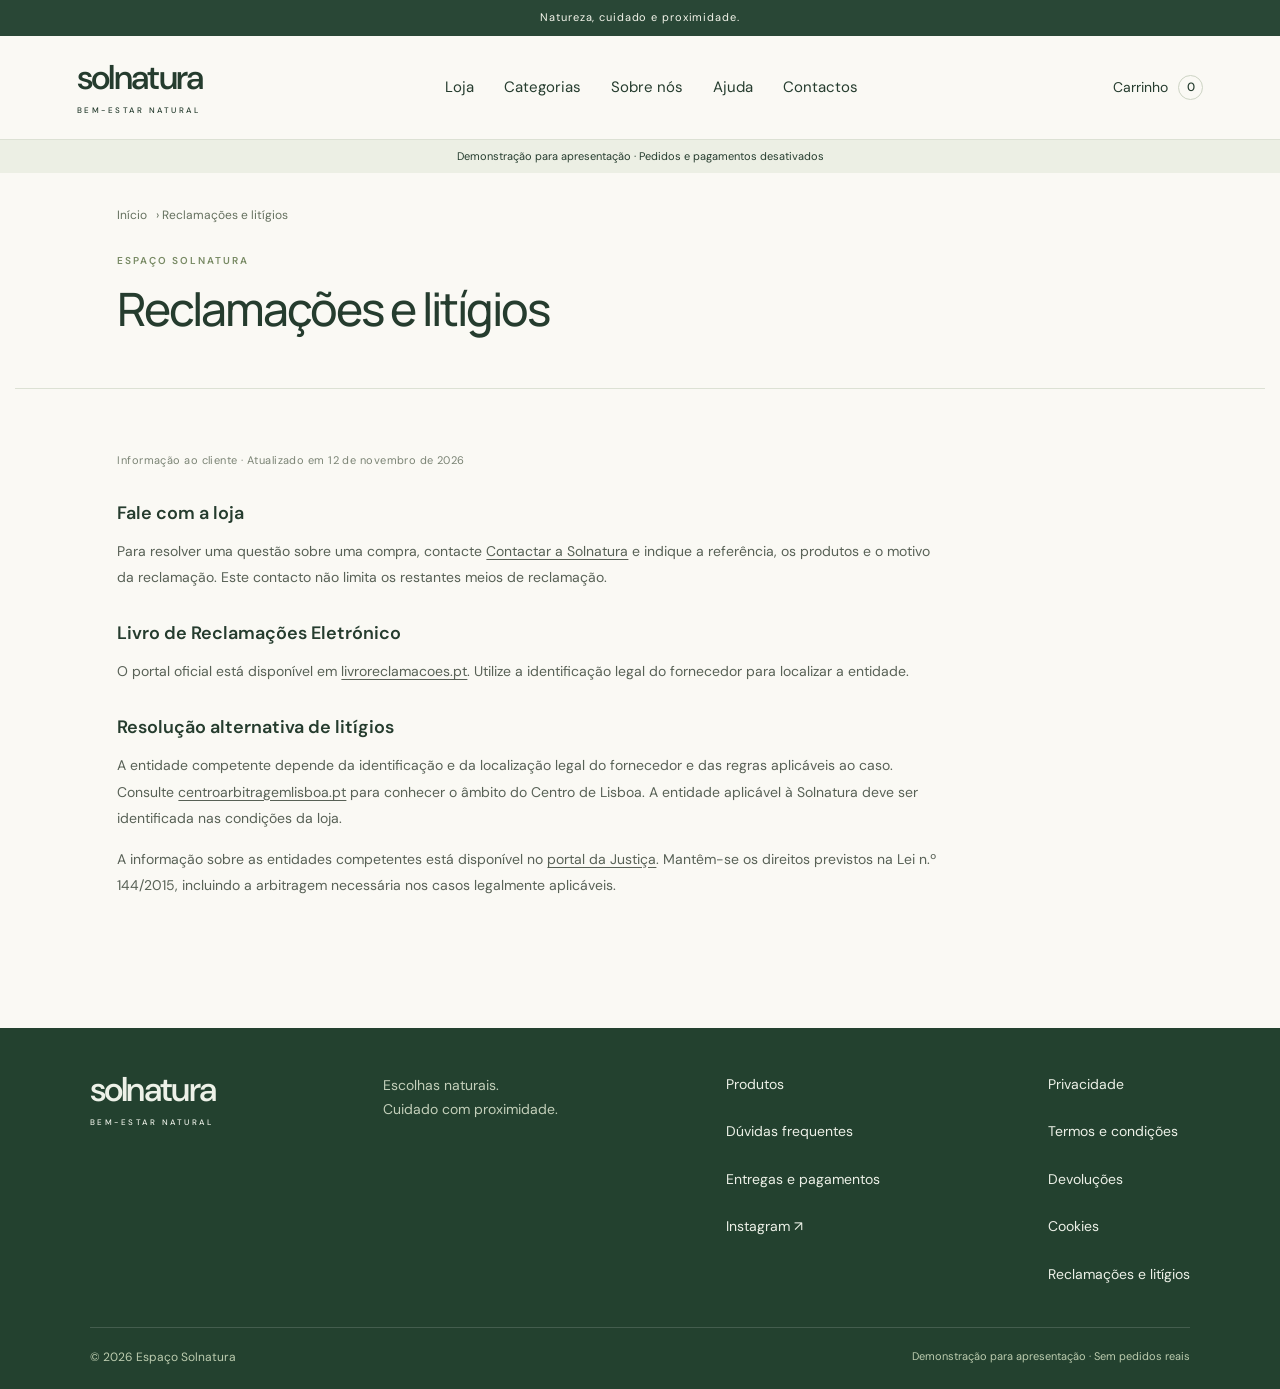
<file: docs/reclamacoes.html>
<!doctype html><html lang="pt-PT"><head><meta charset="utf-8"><meta name="viewport" content="width=device-width,initial-scale=1"><meta name="robots" content="noindex,nofollow"><meta name="description" content="Demonstração da loja online Solnatura. Chás, suplementos e cuidados do corpo."><title>Reclamações e litígios | Solnatura</title><link rel="icon" href="icon.svg"><link rel="stylesheet" href="styles.css"><style>[hidden]{display:none!important}.demo-label{font-size:11px;text-align:center;padding:8px;background:#ecefe4}.product-image{display:block}.product-grid{margin-top:25px}.demo-page .section{max-width:1250px;margin:auto}.category-card h3{padding:20px}.legal-page{max-width:1000px}.product-information-note a{text-decoration:underline}</style></head><body class="demo-page"><a class="skip" href="#conteudo">Saltar para o conteúdo</a><div class="announcement">Natureza, cuidado e proximidade.</div><header><a class="brand" href="index.html"><span>solnatura<small>BEM-ESTAR NATURAL</small></span></a><nav aria-label="Navegação principal"><a href="loja.html">Loja</a><a href="categorias.html">Categorias</a><a href="sobre.html">Sobre nós</a><a href="ajuda.html">Ajuda</a><a href="contactos.html">Contactos</a></nav><a class="cart-button" href="carrinho.html">Carrinho <b id="cart-count">0</b></a></header><div class="demo-label">Demonstração para apresentação · Pedidos e pagamentos desativados</div><main id="conteudo"><section class="page-heading section"><div class="breadcrumbs"><a href="index.html">Início</a> › Reclamações e litígios</div><div class="eyebrow">ESPAÇO SOLNATURA</div><h1>Reclamações e litígios</h1></section><section class="section legal-page"><div class="legal"><p class="legal-updated">Informação ao cliente · Atualizado em 12 de novembro de 2026</p><h2>Reclamações e litígios</h2><h3>Fale com a loja</h3><p>Para resolver uma questão sobre uma compra, contacte <a href="contactos.html">Contactar a Solnatura</a> e indique a referência, os produtos e o motivo da reclamação. Este contacto não limita os restantes meios de reclamação.</p><h3>Livro de Reclamações Eletrónico</h3><p>O portal oficial está disponível em <a href="https://www.livroreclamacoes.pt/" target="_blank" rel="noreferrer">livroreclamacoes.pt</a>. Utilize a identificação legal do fornecedor para localizar a entidade.</p><h3>Resolução alternativa de litígios</h3><p>A entidade competente depende da identificação e da localização legal do fornecedor e das regras aplicáveis ao caso. Consulte <a href="https://www.centroarbitragemlisboa.pt/" target="_blank" rel="noreferrer">centroarbitragemlisboa.pt</a> para conhecer o âmbito do Centro de Lisboa. A entidade aplicável à Solnatura deve ser identificada nas condições da loja.</p><p>A informação sobre as entidades competentes está disponível no <a href="https://meiosral.justica.gov.pt/Meios-RAL/Centros-de-Arbitragem/Encontrar-um-Centro-de-Arbitragem" target="_blank" rel="noreferrer">portal da Justiça</a>. Mantêm-se os direitos previstos na Lei n.º 144/2015, incluindo a arbitragem necessária nos casos legalmente aplicáveis.</p></div></section></main><footer><div class="footer-main"><a class="brand" href="index.html"><span>solnatura<small>BEM-ESTAR NATURAL</small></span></a><p>Escolhas naturais.<br>Cuidado com proximidade.</p><div><a href="loja.html">Produtos</a><a href="ajuda.html">Dúvidas frequentes</a><a href="entregas-e-pagamentos.html">Entregas e pagamentos</a><a href="https://www.instagram.com/espaco_solnatura/" target="_blank" rel="noreferrer">Instagram ↗</a></div><div><a href="privacidade.html">Privacidade</a><a href="condicoes.html">Termos e condições</a><a href="devolucoes.html">Devoluções</a><a href="cookies.html">Cookies</a><a href="reclamacoes.html">Reclamações e litígios</a></div></div><div class="footer-bottom"><small>© 2026 Espaço Solnatura</small><span>Demonstração para apresentação · Sem pedidos reais</span></div></footer><script>const products=[{"id":"cc4df1d6-1a9a-49ab-a463-b979ffce9bfa","name":"Chá de Quebra Pedra","category":"Chás e infusões","price":0,"priceOnRequest":true,"image":"./images/catalogue/cha-de-quebra-pedra.webp","sourceUrl":"https://www.instagram.com/espaco_solnatura/p/DXfZm6NiDKc/","importKey":"instagram:cha-de-quebra-pedra","description":"Chá de Quebra Pedra divulgado pela Solnatura. Consulte a loja para confirmar o formato, o preço e a disponibilidade.","brand":"","size":"","ingredients":"","usage":"","precautions":"Confirme com a loja a composição, as instruções e as informações do rótulo antes de utilizar.","stock":null,"active":true,"featured":false,"deleted":false},{"id":"d0d15ec1-7b18-4965-a7da-bb73a0dd95f8","name":"Chá de Barbas de Milho","category":"Chás e infusões","price":0,"priceOnRequest":true,"image":"./images/catalogue/cha-de-barbas-de-milho.webp","sourceUrl":"https://www.instagram.com/p/DXfZm6NiDKc/","importKey":"instagram:cha-de-barbas-de-milho","description":"Chá de Barbas de Milho divulgado pela Solnatura. Consulte a loja para confirmar o formato, o preço e a disponibilidade.","brand":"","size":"","ingredients":"","usage":"","precautions":"Confirme com a loja a composição, as instruções e as informações do rótulo antes de utilizar.","stock":null,"active":true,"featured":false,"deleted":false},{"id":"3f4c57a5-010f-42b6-b406-34a9b2b3e4d6","name":"Chá de Pau D’Arco","category":"Chás e infusões","price":0,"priceOnRequest":true,"image":"./images/catalogue/cha-de-pau-darco.webp","sourceUrl":"https://www.instagram.com/p/DXfZm6NiDKc/","importKey":"instagram:cha-de-pau-darco","description":"Chá de Pau D’Arco divulgado pela Solnatura. Consulte a loja para confirmar o formato, o preço e a disponibilidade.","brand":"","size":"","ingredients":"","usage":"","precautions":"Confirme com a loja a composição, as instruções e as informações do rótulo antes de utilizar.","stock":null,"active":true,"featured":false,"deleted":false},{"id":"bccdba74-a4f6-40e4-b9a2-5b2aca70d81a","name":"Chá de Borututu","category":"Chás e infusões","price":0,"priceOnRequest":true,"image":"./images/catalogue/cha-de-borututu.webp","sourceUrl":"https://www.instagram.com/p/DXfZm6NiDKc/","importKey":"instagram:cha-de-borututu","description":"Chá de Borututu divulgado pela Solnatura. Consulte a loja para confirmar o formato, o preço e a disponibilidade.","brand":"","size":"","ingredients":"","usage":"","precautions":"Confirme com a loja a composição, as instruções e as informações do rótulo antes de utilizar.","stock":null,"active":true,"featured":false,"deleted":false},{"id":"9e22a83a-f3ea-4a0c-b3ba-c69bb9d700f1","name":"Chá de Arruda","category":"Chás e infusões","price":0,"priceOnRequest":true,"image":"./images/catalogue/cha-de-arruda.webp","sourceUrl":"https://www.instagram.com/p/DXfZm6NiDKc/","importKey":"instagram:cha-de-arruda","description":"Chá de Arruda divulgado pela Solnatura. Consulte a loja para confirmar o formato, o preço e a disponibilidade.","brand":"","size":"","ingredients":"","usage":"","precautions":"Confirme com a loja a composição, as instruções e as informações do rótulo antes de utilizar.","stock":null,"active":true,"featured":false,"deleted":false},{"id":"2a2e49b1-bac5-4e2f-a5f7-56415f5bf1c5","name":"Chá de Sene Folículos","category":"Chás e infusões","price":0,"priceOnRequest":true,"image":"./images/catalogue/cha-de-sene-foliculos.webp","sourceUrl":"https://www.instagram.com/p/DXfZm6NiDKc/","importKey":"instagram:cha-de-sene-foliculos","description":"Chá de Sene Folículos divulgado pela Solnatura. Consulte a loja para confirmar o formato, o preço e a disponibilidade.","brand":"","size":"","ingredients":"","usage":"","precautions":"Confirme com a loja a composição, as instruções e as informações do rótulo antes de utilizar.","stock":null,"active":true,"featured":false,"deleted":false},{"id":"9bca5e8f-6048-4eaa-b538-0afbc6870e91","name":"Chá Verde","category":"Chás e infusões","price":0,"priceOnRequest":true,"image":"./images/catalogue/cha-verde.webp","sourceUrl":"https://www.instagram.com/espaco_solnatura/p/DXfYySNiH4w/","importKey":"instagram:cha-verde","description":"Chá Verde divulgado pela Solnatura. Consulte a loja para confirmar o formato, o preço e a disponibilidade.","brand":"","size":"","ingredients":"","usage":"","precautions":"Confirme com a loja a composição, as instruções e as informações do rótulo antes de utilizar.","stock":null,"active":true,"featured":false,"deleted":false},{"id":"b300151e-7d46-421d-b89d-877f481df6c4","name":"Chá Preto","category":"Chás e infusões","price":0,"priceOnRequest":true,"image":"./images/catalogue/cha-preto.webp","sourceUrl":"https://www.instagram.com/espaco_solnatura/p/DXfYySNiH4w/","importKey":"instagram:cha-preto","description":"Chá Preto divulgado pela Solnatura. Consulte a loja para confirmar o formato, o preço e a disponibilidade.","brand":"","size":"","ingredients":"","usage":"","precautions":"Confirme com a loja a composição, as instruções e as informações do rótulo antes de utilizar.","stock":null,"active":true,"featured":false,"deleted":false},{"id":"ffdcb19d-3829-4b44-afb5-cc44a7a7c49b","name":"Chá Vermelho","category":"Chás e infusões","price":0,"priceOnRequest":true,"image":"./images/catalogue/cha-vermelho.webp","sourceUrl":"https://www.instagram.com/espaco_solnatura/p/DXfYySNiH4w/","importKey":"instagram:cha-vermelho","description":"Chá Vermelho divulgado pela Solnatura. Consulte a loja para confirmar o formato, o preço e a disponibilidade.","brand":"","size":"","ingredients":"","usage":"","precautions":"Confirme com a loja a composição, as instruções e as informações do rótulo antes de utilizar.","stock":null,"active":true,"featured":false,"deleted":false},{"id":"26b72b2d-bfd8-451b-a00d-6fad23da2060","name":"Chá Branco","category":"Chás e infusões","price":0,"priceOnRequest":true,"image":"./images/catalogue/cha-branco.webp","sourceUrl":"https://www.instagram.com/espaco_solnatura/p/DXfYySNiH4w/","importKey":"instagram:cha-branco","description":"Chá Branco divulgado pela Solnatura. Consulte a loja para confirmar o formato, o preço e a disponibilidade.","brand":"","size":"","ingredients":"","usage":"","precautions":"Confirme com a loja a composição, as instruções e as informações do rótulo antes de utilizar.","stock":null,"active":true,"featured":false,"deleted":false},{"id":"2287c78c-6f1c-495b-91b3-94a36c6c172e","name":"Chá de Canela","category":"Chás e infusões","price":0,"priceOnRequest":true,"image":"./images/catalogue/cha-de-canela.webp","sourceUrl":"https://www.instagram.com/espaco_solnatura/p/DXfYySNiH4w/","importKey":"instagram:cha-de-canela","description":"Chá de Canela divulgado pela Solnatura. Consulte a loja para confirmar o formato, o preço e a disponibilidade.","brand":"","size":"","ingredients":"","usage":"","precautions":"Confirme com a loja a composição, as instruções e as informações do rótulo antes de utilizar.","stock":null,"active":true,"featured":false,"deleted":false},{"id":"402de1ce-7049-4adb-bdb8-561431444a13","name":"Chá de Cavalinha","category":"Chás e infusões","price":0,"priceOnRequest":true,"image":"./images/catalogue/cha-de-cavalinha.webp","sourceUrl":"https://www.instagram.com/espaco_solnatura/p/DXfYySNiH4w/","importKey":"instagram:cha-de-cavalinha","description":"Chá de Cavalinha divulgado pela Solnatura. Consulte a loja para confirmar o formato, o preço e a disponibilidade.","brand":"","size":"","ingredients":"","usage":"","precautions":"Confirme com a loja a composição, as instruções e as informações do rótulo antes de utilizar.","stock":null,"active":true,"featured":false,"deleted":false},{"id":"5b29feff-b20b-44a3-825b-ae4c50184585","name":"Chá de Camomila","category":"Chás e infusões","price":0,"priceOnRequest":true,"image":"./images/catalogue/cha-de-camomila.webp","sourceUrl":"https://www.instagram.com/espaco_solnatura/p/DXe11ZmCC4v/","importKey":"instagram:cha-de-camomila","description":"Chá de Camomila divulgado pela Solnatura. Consulte a loja para confirmar o formato, o preço e a disponibilidade.","brand":"","size":"","ingredients":"","usage":"","precautions":"Confirme com a loja a composição, as instruções e as informações do rótulo antes de utilizar.","stock":null,"active":true,"featured":false,"deleted":false},{"id":"342af56e-6b55-451c-a97a-956591a18029","name":"Chá de Cidreira","category":"Chás e infusões","price":0,"priceOnRequest":true,"image":"./images/catalogue/cha-de-cidreira.webp","sourceUrl":"https://www.instagram.com/espaco_solnatura/p/DXe11ZmCC4v/","importKey":"instagram:cha-de-cidreira","description":"Chá de Cidreira divulgado pela Solnatura. Consulte a loja para confirmar o formato, o preço e a disponibilidade.","brand":"","size":"","ingredients":"","usage":"","precautions":"Confirme com a loja a composição, as instruções e as informações do rótulo antes de utilizar.","stock":null,"active":true,"featured":false,"deleted":false},{"id":"ef8a16e1-db2d-4bca-b557-d813a36fdd5e","name":"Chá de Tília","category":"Chás e infusões","price":0,"priceOnRequest":true,"image":"./images/catalogue/cha-de-tilia.webp","sourceUrl":"https://www.instagram.com/espaco_solnatura/p/DXe11ZmCC4v/","importKey":"instagram:cha-de-tilia","description":"Chá de Tília divulgado pela Solnatura. Consulte a loja para confirmar o formato, o preço e a disponibilidade.","brand":"","size":"","ingredients":"","usage":"","precautions":"Confirme com a loja a composição, as instruções e as informações do rótulo antes de utilizar.","stock":null,"active":true,"featured":false,"deleted":false},{"id":"0b262378-7683-4d8c-a6d3-1085ec354729","name":"Chá de Malvas","category":"Chás e infusões","price":0,"priceOnRequest":true,"image":"./images/catalogue/cha-de-malvas.webp","sourceUrl":"https://www.instagram.com/espaco_solnatura/p/DXe11ZmCC4v/","importKey":"instagram:cha-de-malvas","description":"Chá de Malvas divulgado pela Solnatura. Consulte a loja para confirmar o formato, o preço e a disponibilidade.","brand":"","size":"","ingredients":"","usage":"","precautions":"Confirme com a loja a composição, as instruções e as informações do rótulo antes de utilizar.","stock":null,"active":true,"featured":false,"deleted":false},{"id":"be852072-178a-49bf-8715-72a2adc4419d","name":"Chá de Príncipe","category":"Chás e infusões","price":0,"priceOnRequest":true,"image":"./images/catalogue/cha-de-principe.webp","sourceUrl":"https://www.instagram.com/espaco_solnatura/p/DXe11ZmCC4v/","importKey":"instagram:cha-de-principe","description":"Chá de Príncipe divulgado pela Solnatura. Consulte a loja para confirmar o formato, o preço e a disponibilidade.","brand":"","size":"","ingredients":"","usage":"","precautions":"Confirme com a loja a composição, as instruções e as informações do rótulo antes de utilizar.","stock":null,"active":true,"featured":false,"deleted":false},{"id":"cb29d64b-03e6-43c9-b787-bf4c3f9075db","name":"Chá de Funcho","category":"Chás e infusões","price":0,"priceOnRequest":true,"image":"./images/catalogue/cha-de-funcho.webp","sourceUrl":"https://www.instagram.com/espaco_solnatura/p/DXe0b1DiOyD/","importKey":"instagram:cha-de-funcho","description":"Chá de Funcho divulgado pela Solnatura. Consulte a loja para confirmar o formato, o preço e a disponibilidade.","brand":"","size":"","ingredients":"","usage":"","precautions":"Confirme com a loja a composição, as instruções e as informações do rótulo antes de utilizar.","stock":null,"active":true,"featured":false,"deleted":false},{"id":"342f60db-3c1a-4e2a-b0fe-5f45c7e00e11","name":"Chá de Hortelã & Pimenta","category":"Chás e infusões","price":0,"priceOnRequest":true,"image":"./images/catalogue/cha-de-hortela-pimenta.webp","sourceUrl":"https://www.instagram.com/espaco_solnatura/p/DXe0b1DiOyD/","importKey":"instagram:cha-de-hortela-pimenta","description":"Chá de Hortelã & Pimenta divulgado pela Solnatura. Consulte a loja para confirmar o formato, o preço e a disponibilidade.","brand":"","size":"","ingredients":"","usage":"","precautions":"Confirme com a loja a composição, as instruções e as informações do rótulo antes de utilizar.","stock":null,"active":true,"featured":false,"deleted":false},{"id":"0b285063-3c7b-4363-896c-12f56573c83d","name":"Chá de Espinheira-Santa","category":"Chás e infusões","price":0,"priceOnRequest":true,"image":"./images/catalogue/cha-de-espinheira-santa.webp","sourceUrl":"https://www.instagram.com/espaco_solnatura/p/DXe0b1DiOyD/","importKey":"instagram:cha-de-espinheira-santa","description":"Chá de Espinheira-Santa divulgado pela Solnatura. Consulte a loja para confirmar o formato, o preço e a disponibilidade.","brand":"","size":"","ingredients":"","usage":"","precautions":"Confirme com a loja a composição, as instruções e as informações do rótulo antes de utilizar.","stock":null,"active":true,"featured":false,"deleted":false},{"id":"7de16ed8-875d-48aa-80ba-9fc40cfe4ac2","name":"Chá de Anis Estrelado","category":"Chás e infusões","price":0,"priceOnRequest":true,"image":"./images/catalogue/cha-de-anis-estrelado.webp","sourceUrl":"https://www.instagram.com/espaco_solnatura/p/DXe0b1DiOyD/","importKey":"instagram:cha-de-anis-estrelado","description":"Chá de Anis Estrelado divulgado pela Solnatura. Consulte a loja para confirmar o formato, o preço e a disponibilidade.","brand":"","size":"","ingredients":"","usage":"","precautions":"Confirme com a loja a composição, as instruções e as informações do rótulo antes de utilizar.","stock":null,"active":true,"featured":false,"deleted":false},{"id":"93b48ccb-ea01-4f54-a3dc-51f58173a261","name":"Chá de Carqueja","category":"Chás e infusões","price":0,"priceOnRequest":true,"image":"./images/catalogue/cha-de-carqueja.webp","sourceUrl":"https://www.instagram.com/espaco_solnatura/p/DXe0b1DiOyD/","importKey":"instagram:cha-de-carqueja","description":"Chá de Carqueja divulgado pela Solnatura. Consulte a loja para confirmar o formato, o preço e a disponibilidade.","brand":"","size":"","ingredients":"","usage":"","precautions":"Confirme com a loja a composição, as instruções e as informações do rótulo antes de utilizar.","stock":null,"active":true,"featured":false,"deleted":false},{"id":"0eed4170-2b9c-46de-8947-3c82a2a79549","name":"Chá de Dente de Leão","category":"Chás e infusões","price":0,"priceOnRequest":true,"image":"./images/catalogue/cha-de-dente-de-leao.webp","sourceUrl":"https://www.instagram.com/espaco_solnatura/p/DXe0b1DiOyD/","importKey":"instagram:cha-de-dente-de-leao","description":"Chá de Dente de Leão divulgado pela Solnatura. Consulte a loja para confirmar o formato, o preço e a disponibilidade.","brand":"","size":"","ingredients":"","usage":"","precautions":"Confirme com a loja a composição, as instruções e as informações do rótulo antes de utilizar.","stock":null,"active":true,"featured":false,"deleted":false},{"id":"c486e111-497a-49cb-a52c-c55726bf216f","name":"Magic Skyn","category":"Suplementos","price":0,"priceOnRequest":true,"image":"./images/catalogue/magic-skyn.webp","sourceUrl":"https://www.instagram.com/espaco_solnatura/p/DX9wW8XIFeN/","importKey":"instagram:magic-skyn","description":"Suplemento alimentar apresentado pela Solnatura, com colagénio e ácido hialurónico. Confirme a composição completa e as condições de utilização com a loja.","brand":"","size":"30 ampolas bebíveis de 10 ml","ingredients":"","usage":"","precautions":"Confirme com a loja a composição, as instruções e as informações do rótulo antes de utilizar.","stock":null,"active":true,"featured":false,"deleted":false},{"id":"6b5acb93-f47c-400e-a8c0-70fc0bdb0ef2","name":"Vinagre de Sidra — Clínica do Peso","category":"Suplementos","price":0,"priceOnRequest":true,"image":"./images/catalogue/vinagre-de-sidra-clinica-do-peso.webp","sourceUrl":"https://www.instagram.com/espaco_solnatura/p/DXuDM7OiBca/","importKey":"instagram:vinagre-de-sidra-clinica-do-peso","description":"Suplemento alimentar de vinagre de sidra da linha Clínica do Peso, apresentado no Instagram da Solnatura. Composição completa e utilização a confirmar com a loja.","brand":"","size":"60 cápsulas","ingredients":"","usage":"","precautions":"Confirme com a loja a composição, as instruções e as informações do rótulo antes de utilizar.","stock":null,"active":true,"featured":false,"deleted":false},{"id":"d9017083-cbb9-4cea-aa22-d3e6f8e0a499","name":"Rheuma Fieta","category":"Suplementos","price":0,"priceOnRequest":true,"image":"./images/catalogue/rheuma-fieta.webp","sourceUrl":"https://www.instagram.com/espaco_solnatura/p/DXsTCjiCDEK/","importKey":"instagram:rheuma-fieta","description":"Suplemento alimentar Rheuma Fieta apresentado pela Solnatura. Contacte a loja para confirmar o formato e a informação completa do rótulo.","brand":"","size":"","ingredients":"","usage":"","precautions":"Confirme com a loja a composição, as instruções e as informações do rótulo antes de utilizar.","stock":null,"active":true,"featured":false,"deleted":false},{"id":"163d617a-1633-475e-98a9-a24fa18dc8cd","name":"Biolimão Gold 3 em 1","category":"Suplementos","price":0,"priceOnRequest":true,"image":"./images/catalogue/biolimao-gold-3-em-1.webp","sourceUrl":"https://www.instagram.com/espaco_solnatura/p/DXrbeOBCMPE/","importKey":"instagram:biolimao-gold-3-em-1","description":"Suplemento alimentar Biolimão Gold 3 em 1, divulgado pela Solnatura. Consulte a loja para confirmar a composição e as indicações do fabricante.","brand":"","size":"60 comprimidos","ingredients":"","usage":"","precautions":"Confirme com a loja a composição, as instruções e as informações do rótulo antes de utilizar.","stock":null,"active":true,"featured":false,"deleted":false},{"id":"fb15dd9f-29f7-4511-b8dc-d59ef05f1500","name":"OptiFemme","category":"Suplementos","price":0,"priceOnRequest":true,"image":"./images/catalogue/optifemme.webp","sourceUrl":"https://www.instagram.com/espaco_solnatura/p/DXrTGRbiKqp/","importKey":"instagram:optifemme","description":"Suplemento alimentar OptiFemme divulgado pela Solnatura. Confirme a composição completa, o formato e a utilização antes de encomendar.","brand":"","size":"","ingredients":"","usage":"","precautions":"Confirme com a loja a composição, as instruções e as informações do rótulo antes de utilizar.","stock":null,"active":true,"featured":false,"deleted":false},{"id":"4a4ed840-f4fc-4d4e-966d-a4a4d0c2b5de","name":"Procerebro Forte","category":"Suplementos","price":0,"priceOnRequest":true,"image":"./images/catalogue/procerebro-forte.webp","sourceUrl":"https://www.instagram.com/espaco_solnatura/p/DXpt4_aiGJN/","importKey":"instagram:procerebro-forte","description":"Suplemento alimentar Procerebro Forte apresentado no Instagram da Solnatura. Formato e informação completa do fabricante a confirmar com a loja.","brand":"","size":"","ingredients":"","usage":"","precautions":"Confirme com a loja a composição, as instruções e as informações do rótulo antes de utilizar.","stock":null,"active":true,"featured":false,"deleted":false},{"id":"47aef771-5bce-4972-b08d-b0fb46e75fd7","name":"Savlon","category":"Suplementos","price":0,"priceOnRequest":true,"image":"./images/catalogue/savlon.webp","sourceUrl":"https://www.instagram.com/espaco_solnatura/p/DXpoAgBiOBq/","importKey":"instagram:savlon","description":"Suplemento alimentar Savlon, com diosmina e hesperidina, apresentado pela Solnatura. Confirme a composição completa e a utilização com a loja.","brand":"","size":"60 comprimidos","ingredients":"","usage":"","precautions":"Confirme com a loja a composição, as instruções e as informações do rótulo antes de utilizar.","stock":null,"active":true,"featured":false,"deleted":false},{"id":"b84f1099-dcd2-46ac-bdd7-611773f756e9","name":"Melatonina Rapid 1,9 mg","category":"Suplementos","price":0,"priceOnRequest":true,"image":"./images/catalogue/melatonina-rapid-1-9-mg.webp","sourceUrl":"https://www.instagram.com/espaco_solnatura/p/DXpJUt_iMIO/","importKey":"instagram:melatonina-rapid-1-9-mg","description":"Suplemento alimentar de melatonina, apresentado em comprimidos mastigáveis. Consulte a loja para confirmar a informação completa do rótulo.","brand":"","size":"40 comprimidos mastigáveis","ingredients":"","usage":"","precautions":"Confirme com a loja a composição, as instruções e as informações do rótulo antes de utilizar.","stock":null,"active":true,"featured":false,"deleted":false},{"id":"86d1ac1c-ce21-43c7-93a3-9cac222bc51e","name":"Seca Barriga — Gengibre e Garcínia","category":"Suplementos","price":0,"priceOnRequest":true,"image":"./images/catalogue/seca-barriga-gengibre-e-garcinia.webp","sourceUrl":"https://www.instagram.com/espaco_solnatura/p/DXpIbxkiPna/","importKey":"instagram:seca-barriga-gengibre-e-garcinia","description":"Suplemento alimentar Seca Barriga, apresentado pela Solnatura com gengibre e garcínia. Confirme a composição completa e as condições de utilização com a loja.","brand":"","size":"500 ml","ingredients":"","usage":"","precautions":"Confirme com a loja a composição, as instruções e as informações do rótulo antes de utilizar.","stock":null,"active":true,"featured":false,"deleted":false},{"id":"f3ac5637-9c2f-46df-9c4c-dd627c3afb4e","name":"B12 Energy Active","category":"Suplementos","price":0,"priceOnRequest":true,"image":"./images/catalogue/b12-energy-active.webp","sourceUrl":"https://www.instagram.com/espaco_solnatura/p/DXmF9XKiD6a/","importKey":"instagram:b12-energy-active","description":"Suplemento alimentar de vitamina B12 apresentado pela Solnatura. Informação completa do fabricante e utilização a confirmar com a loja.","brand":"","size":"30 comprimidos mastigáveis","ingredients":"","usage":"","precautions":"Confirme com a loja a composição, as instruções e as informações do rótulo antes de utilizar.","stock":null,"active":true,"featured":false,"deleted":false},{"id":"75ead70b-8237-4e34-b9f1-16a6d2e45dde","name":"Beterraba Forte","category":"Suplementos","price":0,"priceOnRequest":true,"image":"./images/catalogue/beterraba-forte.webp","sourceUrl":"https://www.instagram.com/espaco_solnatura/p/DXl4_NtCIiP/","importKey":"instagram:beterraba-forte","description":"Suplemento alimentar Beterraba Forte divulgado pela Solnatura. Consulte a loja para confirmar a composição, o formato e as instruções do fabricante.","brand":"","size":"500 ml","ingredients":"","usage":"","precautions":"Confirme com a loja a composição, as instruções e as informações do rótulo antes de utilizar.","stock":null,"active":true,"featured":false,"deleted":false},{"id":"0f203eee-dbea-4eea-b889-30372304b24d","name":"Colina + Arroz Vermelho","category":"Suplementos","price":0,"priceOnRequest":true,"image":"./images/catalogue/colina-arroz-vermelho.webp","sourceUrl":"https://www.instagram.com/espaco_solnatura/p/DXkU8XNiNce/","importKey":"instagram:colina-arroz-vermelho","description":"Suplemento alimentar de colina e arroz vermelho apresentado pela Solnatura. Confirme a composição completa e as informações do rótulo antes de utilizar.","brand":"","size":"60 cápsulas","ingredients":"","usage":"","precautions":"Confirme com a loja a composição, as instruções e as informações do rótulo antes de utilizar.","stock":null,"active":true,"featured":false,"deleted":false},{"id":"a43c1f8b-bcc5-495e-8d20-db08d6c6d2c3","name":"Bálsamo de Cavalo — Quente e Frio","category":"Cuidados do corpo","price":0,"priceOnRequest":true,"image":"./images/catalogue/balsamo-de-cavalo-quente-e-frio.webp","sourceUrl":"https://www.instagram.com/espaco_solnatura/p/DXiRM8oCC-T/","importKey":"instagram:balsamo-de-cavalo-quente-e-frio","description":"Bálsamo de utilização externa divulgado pela Solnatura nas versões de efeito quente e frio. Confirme com a loja qual a versão e o formato pretendidos.","brand":"","size":"","ingredients":"","usage":"","precautions":"Confirme com a loja a composição, as instruções e as informações do rótulo antes de utilizar.","stock":null,"active":true,"featured":false,"deleted":false}];let cart=[];try{cart=JSON.parse(localStorage.getItem('solnatura-demo-cart')||'[]').filter(x=>products.some(p=>p.id===x.id)&&Number.isInteger(x.qty)&&x.qty>0&&x.qty<=99)}catch{};const save=()=>{localStorage.setItem('solnatura-demo-cart',JSON.stringify(cart));document.querySelector('#cart-count').textContent=cart.reduce((a,x)=>a+x.qty,0)};save();document.addEventListener('click',e=>{const add=e.target.closest('[data-add]');if(add){const id=add.dataset.add,x=cart.find(x=>x.id===id);if(x)x.qty=Math.min(99,x.qty+1);else cart.push({id,qty:1});save();add.textContent='Adicionado ✓'}const remove=e.target.closest('[data-remove]');if(remove){cart=cart.filter(x=>x.id!==remove.dataset.remove);save();renderCart()}});const money='Preço sob consulta';function renderCart(){const box=document.querySelector('#cart-items');if(!box)return;box.replaceChildren();if(!cart.length){box.innerHTML='<div class="empty"><h2>O seu carrinho está vazio.</h2><a class="primary" href="loja.html">Ver produtos</a></div>';return}cart.forEach(x=>{const p=products.find(p=>p.id===x.id),row=document.createElement('div');row.className='cart-item';const img=document.createElement('img');img.src=p.image;img.alt=p.name;const desc=document.createElement('div');const name=document.createElement('b');name.textContent=p.name;const q=document.createElement('p');q.textContent=x.qty+' × '+money;desc.append(name,q);const remove=document.createElement('button');remove.className='outline';remove.dataset.remove=p.id;remove.textContent='Retirar';row.append(img,desc,remove);box.append(row)});const note=document.createElement('p');note.className='notice';note.textContent='Esta é uma demonstração para apresentação. Os pedidos e pagamentos não estão ativos.';box.append(note)}renderCart();const search=document.querySelector('#search');function filter(){const term=(search?.value||'').toLocaleLowerCase('pt-PT');const cat=document.querySelector('#category')?.value||'';document.querySelectorAll('[data-product]').forEach(el=>{el.hidden=!el.dataset.name.includes(term)||(cat&&el.dataset.category!==cat)})}search?.addEventListener('input',filter);document.querySelector('#category')?.addEventListener('change',filter);const detail=document.querySelector('#product-detail');if(detail){const p=products.find(p=>p.id===new URLSearchParams(location.search).get('id'));if(!p)detail.innerHTML='<h1>Produto não encontrado.</h1>';else{document.title=p.name+' | Solnatura';document.querySelector('#detail-img').src=p.image;document.querySelector('#detail-img').alt=p.name;document.querySelector('#detail-name').textContent=p.name;document.querySelector('#detail-category').textContent=p.category;document.querySelector('#detail-description').textContent=p.description;document.querySelector('#detail-size').textContent=p.size||'';document.querySelector('#detail-add').dataset.add=p.id;document.querySelector('#detail-note').textContent=p.category==='Chás e infusões'?'Imagem ilustrativa da infusão. Não representa a embalagem de venda.':'Imagem tratada a partir da publicação do produto. Confirme o formato e a rotulagem antes da compra.';}}</script></body></html>
</file>
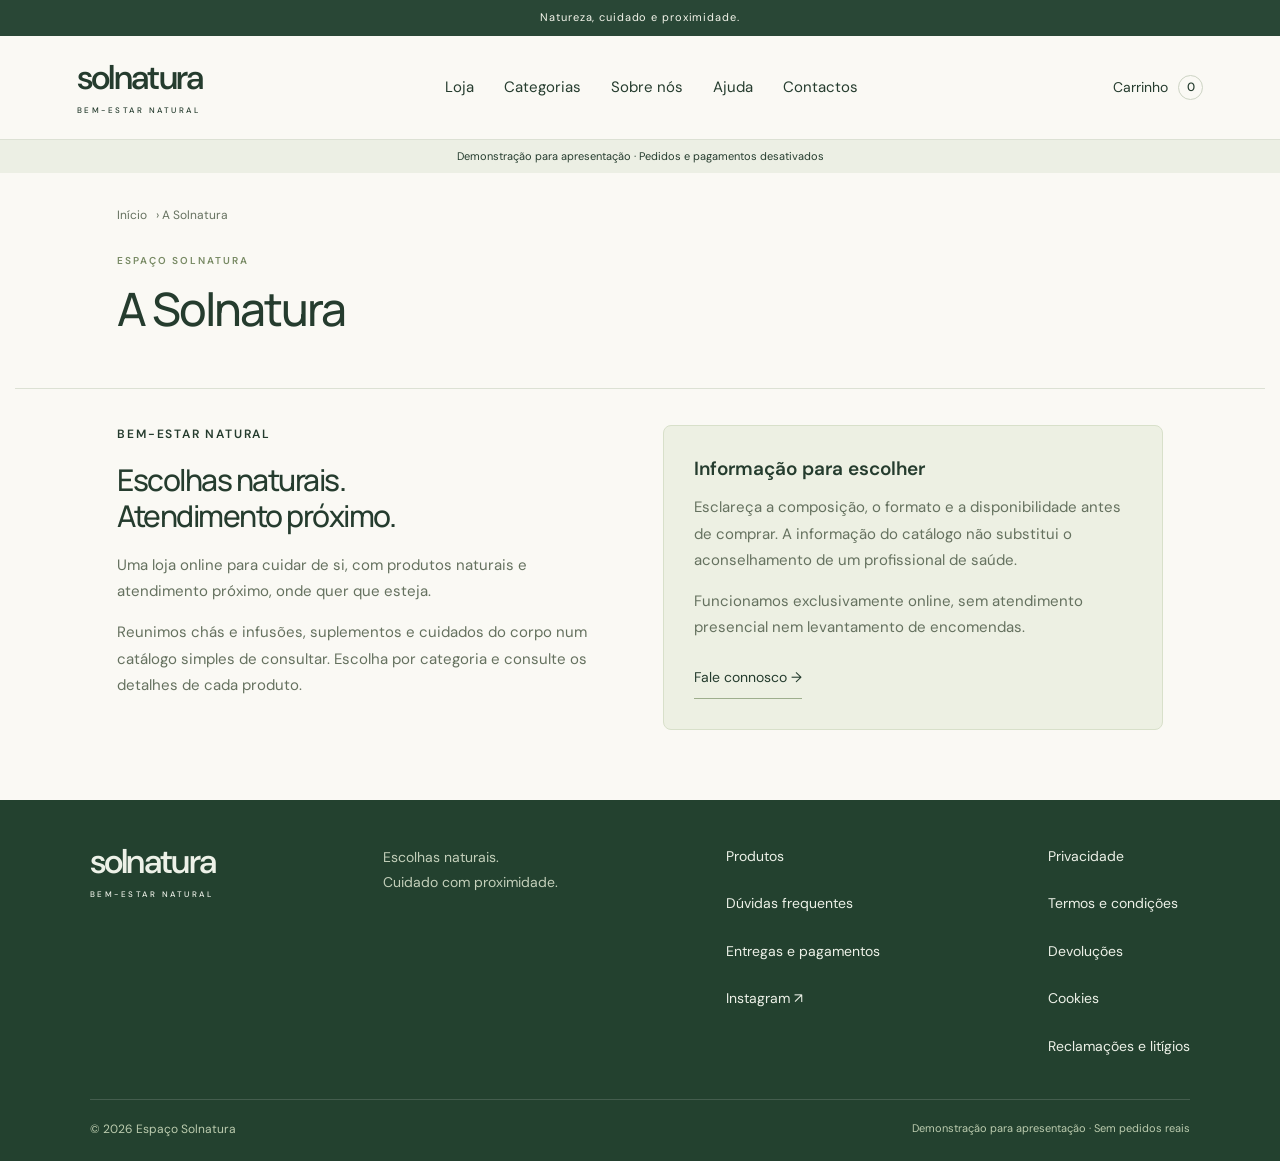
<file: docs/sobre.html>
<!doctype html><html lang="pt-PT"><head><meta charset="utf-8"><meta name="viewport" content="width=device-width,initial-scale=1"><meta name="robots" content="noindex,nofollow"><meta name="description" content="Demonstração da loja online Solnatura. Chás, suplementos e cuidados do corpo."><title>A Solnatura | Solnatura</title><link rel="icon" href="icon.svg"><link rel="stylesheet" href="styles.css"><style>[hidden]{display:none!important}.demo-label{font-size:11px;text-align:center;padding:8px;background:#ecefe4}.product-image{display:block}.product-grid{margin-top:25px}.demo-page .section{max-width:1250px;margin:auto}.category-card h3{padding:20px}.legal-page{max-width:1000px}.product-information-note a{text-decoration:underline}</style></head><body class="demo-page"><a class="skip" href="#conteudo">Saltar para o conteúdo</a><div class="announcement">Natureza, cuidado e proximidade.</div><header><a class="brand" href="index.html"><span>solnatura<small>BEM-ESTAR NATURAL</small></span></a><nav aria-label="Navegação principal"><a href="loja.html">Loja</a><a href="categorias.html">Categorias</a><a href="sobre.html">Sobre nós</a><a href="ajuda.html">Ajuda</a><a href="contactos.html">Contactos</a></nav><a class="cart-button" href="carrinho.html">Carrinho <b id="cart-count">0</b></a></header><div class="demo-label">Demonstração para apresentação · Pedidos e pagamentos desativados</div><main id="conteudo"><section class="page-heading section"><div class="breadcrumbs"><a href="index.html">Início</a> › A Solnatura</div><div class="eyebrow">ESPAÇO SOLNATURA</div><h1>A Solnatura</h1></section><section class="section"><div class="info-columns"><article><div class="eyebrow">BEM-ESTAR NATURAL</div><h2>Escolhas naturais.<br>Atendimento próximo.</h2><p>Uma loja online para cuidar de si, com produtos naturais e atendimento próximo, onde quer que esteja.</p><p>Reunimos chás e infusões, suplementos e cuidados do corpo num catálogo simples de consultar. Escolha por categoria e consulte os detalhes de cada produto.</p></article><article class="info-panel"><h3>Informação para escolher</h3><p>Esclareça a composição, o formato e a disponibilidade antes de comprar. A informação do catálogo não substitui o aconselhamento de um profissional de saúde.</p><p>Funcionamos exclusivamente online, sem atendimento presencial nem levantamento de encomendas.</p><a class="underlined" href="contactos.html">Fale connosco →</a></article></div></section></main><footer><div class="footer-main"><a class="brand" href="index.html"><span>solnatura<small>BEM-ESTAR NATURAL</small></span></a><p>Escolhas naturais.<br>Cuidado com proximidade.</p><div><a href="loja.html">Produtos</a><a href="ajuda.html">Dúvidas frequentes</a><a href="entregas-e-pagamentos.html">Entregas e pagamentos</a><a href="https://www.instagram.com/espaco_solnatura/" target="_blank" rel="noreferrer">Instagram ↗</a></div><div><a href="privacidade.html">Privacidade</a><a href="condicoes.html">Termos e condições</a><a href="devolucoes.html">Devoluções</a><a href="cookies.html">Cookies</a><a href="reclamacoes.html">Reclamações e litígios</a></div></div><div class="footer-bottom"><small>© 2026 Espaço Solnatura</small><span>Demonstração para apresentação · Sem pedidos reais</span></div></footer><script>const products=[{"id":"cc4df1d6-1a9a-49ab-a463-b979ffce9bfa","name":"Chá de Quebra Pedra","category":"Chás e infusões","price":0,"priceOnRequest":true,"image":"./images/catalogue/cha-de-quebra-pedra.webp","sourceUrl":"https://www.instagram.com/espaco_solnatura/p/DXfZm6NiDKc/","importKey":"instagram:cha-de-quebra-pedra","description":"Chá de Quebra Pedra divulgado pela Solnatura. Consulte a loja para confirmar o formato, o preço e a disponibilidade.","brand":"","size":"","ingredients":"","usage":"","precautions":"Confirme com a loja a composição, as instruções e as informações do rótulo antes de utilizar.","stock":null,"active":true,"featured":false,"deleted":false},{"id":"d0d15ec1-7b18-4965-a7da-bb73a0dd95f8","name":"Chá de Barbas de Milho","category":"Chás e infusões","price":0,"priceOnRequest":true,"image":"./images/catalogue/cha-de-barbas-de-milho.webp","sourceUrl":"https://www.instagram.com/p/DXfZm6NiDKc/","importKey":"instagram:cha-de-barbas-de-milho","description":"Chá de Barbas de Milho divulgado pela Solnatura. Consulte a loja para confirmar o formato, o preço e a disponibilidade.","brand":"","size":"","ingredients":"","usage":"","precautions":"Confirme com a loja a composição, as instruções e as informações do rótulo antes de utilizar.","stock":null,"active":true,"featured":false,"deleted":false},{"id":"3f4c57a5-010f-42b6-b406-34a9b2b3e4d6","name":"Chá de Pau D’Arco","category":"Chás e infusões","price":0,"priceOnRequest":true,"image":"./images/catalogue/cha-de-pau-darco.webp","sourceUrl":"https://www.instagram.com/p/DXfZm6NiDKc/","importKey":"instagram:cha-de-pau-darco","description":"Chá de Pau D’Arco divulgado pela Solnatura. Consulte a loja para confirmar o formato, o preço e a disponibilidade.","brand":"","size":"","ingredients":"","usage":"","precautions":"Confirme com a loja a composição, as instruções e as informações do rótulo antes de utilizar.","stock":null,"active":true,"featured":false,"deleted":false},{"id":"bccdba74-a4f6-40e4-b9a2-5b2aca70d81a","name":"Chá de Borututu","category":"Chás e infusões","price":0,"priceOnRequest":true,"image":"./images/catalogue/cha-de-borututu.webp","sourceUrl":"https://www.instagram.com/p/DXfZm6NiDKc/","importKey":"instagram:cha-de-borututu","description":"Chá de Borututu divulgado pela Solnatura. Consulte a loja para confirmar o formato, o preço e a disponibilidade.","brand":"","size":"","ingredients":"","usage":"","precautions":"Confirme com a loja a composição, as instruções e as informações do rótulo antes de utilizar.","stock":null,"active":true,"featured":false,"deleted":false},{"id":"9e22a83a-f3ea-4a0c-b3ba-c69bb9d700f1","name":"Chá de Arruda","category":"Chás e infusões","price":0,"priceOnRequest":true,"image":"./images/catalogue/cha-de-arruda.webp","sourceUrl":"https://www.instagram.com/p/DXfZm6NiDKc/","importKey":"instagram:cha-de-arruda","description":"Chá de Arruda divulgado pela Solnatura. Consulte a loja para confirmar o formato, o preço e a disponibilidade.","brand":"","size":"","ingredients":"","usage":"","precautions":"Confirme com a loja a composição, as instruções e as informações do rótulo antes de utilizar.","stock":null,"active":true,"featured":false,"deleted":false},{"id":"2a2e49b1-bac5-4e2f-a5f7-56415f5bf1c5","name":"Chá de Sene Folículos","category":"Chás e infusões","price":0,"priceOnRequest":true,"image":"./images/catalogue/cha-de-sene-foliculos.webp","sourceUrl":"https://www.instagram.com/p/DXfZm6NiDKc/","importKey":"instagram:cha-de-sene-foliculos","description":"Chá de Sene Folículos divulgado pela Solnatura. Consulte a loja para confirmar o formato, o preço e a disponibilidade.","brand":"","size":"","ingredients":"","usage":"","precautions":"Confirme com a loja a composição, as instruções e as informações do rótulo antes de utilizar.","stock":null,"active":true,"featured":false,"deleted":false},{"id":"9bca5e8f-6048-4eaa-b538-0afbc6870e91","name":"Chá Verde","category":"Chás e infusões","price":0,"priceOnRequest":true,"image":"./images/catalogue/cha-verde.webp","sourceUrl":"https://www.instagram.com/espaco_solnatura/p/DXfYySNiH4w/","importKey":"instagram:cha-verde","description":"Chá Verde divulgado pela Solnatura. Consulte a loja para confirmar o formato, o preço e a disponibilidade.","brand":"","size":"","ingredients":"","usage":"","precautions":"Confirme com a loja a composição, as instruções e as informações do rótulo antes de utilizar.","stock":null,"active":true,"featured":false,"deleted":false},{"id":"b300151e-7d46-421d-b89d-877f481df6c4","name":"Chá Preto","category":"Chás e infusões","price":0,"priceOnRequest":true,"image":"./images/catalogue/cha-preto.webp","sourceUrl":"https://www.instagram.com/espaco_solnatura/p/DXfYySNiH4w/","importKey":"instagram:cha-preto","description":"Chá Preto divulgado pela Solnatura. Consulte a loja para confirmar o formato, o preço e a disponibilidade.","brand":"","size":"","ingredients":"","usage":"","precautions":"Confirme com a loja a composição, as instruções e as informações do rótulo antes de utilizar.","stock":null,"active":true,"featured":false,"deleted":false},{"id":"ffdcb19d-3829-4b44-afb5-cc44a7a7c49b","name":"Chá Vermelho","category":"Chás e infusões","price":0,"priceOnRequest":true,"image":"./images/catalogue/cha-vermelho.webp","sourceUrl":"https://www.instagram.com/espaco_solnatura/p/DXfYySNiH4w/","importKey":"instagram:cha-vermelho","description":"Chá Vermelho divulgado pela Solnatura. Consulte a loja para confirmar o formato, o preço e a disponibilidade.","brand":"","size":"","ingredients":"","usage":"","precautions":"Confirme com a loja a composição, as instruções e as informações do rótulo antes de utilizar.","stock":null,"active":true,"featured":false,"deleted":false},{"id":"26b72b2d-bfd8-451b-a00d-6fad23da2060","name":"Chá Branco","category":"Chás e infusões","price":0,"priceOnRequest":true,"image":"./images/catalogue/cha-branco.webp","sourceUrl":"https://www.instagram.com/espaco_solnatura/p/DXfYySNiH4w/","importKey":"instagram:cha-branco","description":"Chá Branco divulgado pela Solnatura. Consulte a loja para confirmar o formato, o preço e a disponibilidade.","brand":"","size":"","ingredients":"","usage":"","precautions":"Confirme com a loja a composição, as instruções e as informações do rótulo antes de utilizar.","stock":null,"active":true,"featured":false,"deleted":false},{"id":"2287c78c-6f1c-495b-91b3-94a36c6c172e","name":"Chá de Canela","category":"Chás e infusões","price":0,"priceOnRequest":true,"image":"./images/catalogue/cha-de-canela.webp","sourceUrl":"https://www.instagram.com/espaco_solnatura/p/DXfYySNiH4w/","importKey":"instagram:cha-de-canela","description":"Chá de Canela divulgado pela Solnatura. Consulte a loja para confirmar o formato, o preço e a disponibilidade.","brand":"","size":"","ingredients":"","usage":"","precautions":"Confirme com a loja a composição, as instruções e as informações do rótulo antes de utilizar.","stock":null,"active":true,"featured":false,"deleted":false},{"id":"402de1ce-7049-4adb-bdb8-561431444a13","name":"Chá de Cavalinha","category":"Chás e infusões","price":0,"priceOnRequest":true,"image":"./images/catalogue/cha-de-cavalinha.webp","sourceUrl":"https://www.instagram.com/espaco_solnatura/p/DXfYySNiH4w/","importKey":"instagram:cha-de-cavalinha","description":"Chá de Cavalinha divulgado pela Solnatura. Consulte a loja para confirmar o formato, o preço e a disponibilidade.","brand":"","size":"","ingredients":"","usage":"","precautions":"Confirme com a loja a composição, as instruções e as informações do rótulo antes de utilizar.","stock":null,"active":true,"featured":false,"deleted":false},{"id":"5b29feff-b20b-44a3-825b-ae4c50184585","name":"Chá de Camomila","category":"Chás e infusões","price":0,"priceOnRequest":true,"image":"./images/catalogue/cha-de-camomila.webp","sourceUrl":"https://www.instagram.com/espaco_solnatura/p/DXe11ZmCC4v/","importKey":"instagram:cha-de-camomila","description":"Chá de Camomila divulgado pela Solnatura. Consulte a loja para confirmar o formato, o preço e a disponibilidade.","brand":"","size":"","ingredients":"","usage":"","precautions":"Confirme com a loja a composição, as instruções e as informações do rótulo antes de utilizar.","stock":null,"active":true,"featured":false,"deleted":false},{"id":"342af56e-6b55-451c-a97a-956591a18029","name":"Chá de Cidreira","category":"Chás e infusões","price":0,"priceOnRequest":true,"image":"./images/catalogue/cha-de-cidreira.webp","sourceUrl":"https://www.instagram.com/espaco_solnatura/p/DXe11ZmCC4v/","importKey":"instagram:cha-de-cidreira","description":"Chá de Cidreira divulgado pela Solnatura. Consulte a loja para confirmar o formato, o preço e a disponibilidade.","brand":"","size":"","ingredients":"","usage":"","precautions":"Confirme com a loja a composição, as instruções e as informações do rótulo antes de utilizar.","stock":null,"active":true,"featured":false,"deleted":false},{"id":"ef8a16e1-db2d-4bca-b557-d813a36fdd5e","name":"Chá de Tília","category":"Chás e infusões","price":0,"priceOnRequest":true,"image":"./images/catalogue/cha-de-tilia.webp","sourceUrl":"https://www.instagram.com/espaco_solnatura/p/DXe11ZmCC4v/","importKey":"instagram:cha-de-tilia","description":"Chá de Tília divulgado pela Solnatura. Consulte a loja para confirmar o formato, o preço e a disponibilidade.","brand":"","size":"","ingredients":"","usage":"","precautions":"Confirme com a loja a composição, as instruções e as informações do rótulo antes de utilizar.","stock":null,"active":true,"featured":false,"deleted":false},{"id":"0b262378-7683-4d8c-a6d3-1085ec354729","name":"Chá de Malvas","category":"Chás e infusões","price":0,"priceOnRequest":true,"image":"./images/catalogue/cha-de-malvas.webp","sourceUrl":"https://www.instagram.com/espaco_solnatura/p/DXe11ZmCC4v/","importKey":"instagram:cha-de-malvas","description":"Chá de Malvas divulgado pela Solnatura. Consulte a loja para confirmar o formato, o preço e a disponibilidade.","brand":"","size":"","ingredients":"","usage":"","precautions":"Confirme com a loja a composição, as instruções e as informações do rótulo antes de utilizar.","stock":null,"active":true,"featured":false,"deleted":false},{"id":"be852072-178a-49bf-8715-72a2adc4419d","name":"Chá de Príncipe","category":"Chás e infusões","price":0,"priceOnRequest":true,"image":"./images/catalogue/cha-de-principe.webp","sourceUrl":"https://www.instagram.com/espaco_solnatura/p/DXe11ZmCC4v/","importKey":"instagram:cha-de-principe","description":"Chá de Príncipe divulgado pela Solnatura. Consulte a loja para confirmar o formato, o preço e a disponibilidade.","brand":"","size":"","ingredients":"","usage":"","precautions":"Confirme com a loja a composição, as instruções e as informações do rótulo antes de utilizar.","stock":null,"active":true,"featured":false,"deleted":false},{"id":"cb29d64b-03e6-43c9-b787-bf4c3f9075db","name":"Chá de Funcho","category":"Chás e infusões","price":0,"priceOnRequest":true,"image":"./images/catalogue/cha-de-funcho.webp","sourceUrl":"https://www.instagram.com/espaco_solnatura/p/DXe0b1DiOyD/","importKey":"instagram:cha-de-funcho","description":"Chá de Funcho divulgado pela Solnatura. Consulte a loja para confirmar o formato, o preço e a disponibilidade.","brand":"","size":"","ingredients":"","usage":"","precautions":"Confirme com a loja a composição, as instruções e as informações do rótulo antes de utilizar.","stock":null,"active":true,"featured":false,"deleted":false},{"id":"342f60db-3c1a-4e2a-b0fe-5f45c7e00e11","name":"Chá de Hortelã & Pimenta","category":"Chás e infusões","price":0,"priceOnRequest":true,"image":"./images/catalogue/cha-de-hortela-pimenta.webp","sourceUrl":"https://www.instagram.com/espaco_solnatura/p/DXe0b1DiOyD/","importKey":"instagram:cha-de-hortela-pimenta","description":"Chá de Hortelã & Pimenta divulgado pela Solnatura. Consulte a loja para confirmar o formato, o preço e a disponibilidade.","brand":"","size":"","ingredients":"","usage":"","precautions":"Confirme com a loja a composição, as instruções e as informações do rótulo antes de utilizar.","stock":null,"active":true,"featured":false,"deleted":false},{"id":"0b285063-3c7b-4363-896c-12f56573c83d","name":"Chá de Espinheira-Santa","category":"Chás e infusões","price":0,"priceOnRequest":true,"image":"./images/catalogue/cha-de-espinheira-santa.webp","sourceUrl":"https://www.instagram.com/espaco_solnatura/p/DXe0b1DiOyD/","importKey":"instagram:cha-de-espinheira-santa","description":"Chá de Espinheira-Santa divulgado pela Solnatura. Consulte a loja para confirmar o formato, o preço e a disponibilidade.","brand":"","size":"","ingredients":"","usage":"","precautions":"Confirme com a loja a composição, as instruções e as informações do rótulo antes de utilizar.","stock":null,"active":true,"featured":false,"deleted":false},{"id":"7de16ed8-875d-48aa-80ba-9fc40cfe4ac2","name":"Chá de Anis Estrelado","category":"Chás e infusões","price":0,"priceOnRequest":true,"image":"./images/catalogue/cha-de-anis-estrelado.webp","sourceUrl":"https://www.instagram.com/espaco_solnatura/p/DXe0b1DiOyD/","importKey":"instagram:cha-de-anis-estrelado","description":"Chá de Anis Estrelado divulgado pela Solnatura. Consulte a loja para confirmar o formato, o preço e a disponibilidade.","brand":"","size":"","ingredients":"","usage":"","precautions":"Confirme com a loja a composição, as instruções e as informações do rótulo antes de utilizar.","stock":null,"active":true,"featured":false,"deleted":false},{"id":"93b48ccb-ea01-4f54-a3dc-51f58173a261","name":"Chá de Carqueja","category":"Chás e infusões","price":0,"priceOnRequest":true,"image":"./images/catalogue/cha-de-carqueja.webp","sourceUrl":"https://www.instagram.com/espaco_solnatura/p/DXe0b1DiOyD/","importKey":"instagram:cha-de-carqueja","description":"Chá de Carqueja divulgado pela Solnatura. Consulte a loja para confirmar o formato, o preço e a disponibilidade.","brand":"","size":"","ingredients":"","usage":"","precautions":"Confirme com a loja a composição, as instruções e as informações do rótulo antes de utilizar.","stock":null,"active":true,"featured":false,"deleted":false},{"id":"0eed4170-2b9c-46de-8947-3c82a2a79549","name":"Chá de Dente de Leão","category":"Chás e infusões","price":0,"priceOnRequest":true,"image":"./images/catalogue/cha-de-dente-de-leao.webp","sourceUrl":"https://www.instagram.com/espaco_solnatura/p/DXe0b1DiOyD/","importKey":"instagram:cha-de-dente-de-leao","description":"Chá de Dente de Leão divulgado pela Solnatura. Consulte a loja para confirmar o formato, o preço e a disponibilidade.","brand":"","size":"","ingredients":"","usage":"","precautions":"Confirme com a loja a composição, as instruções e as informações do rótulo antes de utilizar.","stock":null,"active":true,"featured":false,"deleted":false},{"id":"c486e111-497a-49cb-a52c-c55726bf216f","name":"Magic Skyn","category":"Suplementos","price":0,"priceOnRequest":true,"image":"./images/catalogue/magic-skyn.webp","sourceUrl":"https://www.instagram.com/espaco_solnatura/p/DX9wW8XIFeN/","importKey":"instagram:magic-skyn","description":"Suplemento alimentar apresentado pela Solnatura, com colagénio e ácido hialurónico. Confirme a composição completa e as condições de utilização com a loja.","brand":"","size":"30 ampolas bebíveis de 10 ml","ingredients":"","usage":"","precautions":"Confirme com a loja a composição, as instruções e as informações do rótulo antes de utilizar.","stock":null,"active":true,"featured":false,"deleted":false},{"id":"6b5acb93-f47c-400e-a8c0-70fc0bdb0ef2","name":"Vinagre de Sidra — Clínica do Peso","category":"Suplementos","price":0,"priceOnRequest":true,"image":"./images/catalogue/vinagre-de-sidra-clinica-do-peso.webp","sourceUrl":"https://www.instagram.com/espaco_solnatura/p/DXuDM7OiBca/","importKey":"instagram:vinagre-de-sidra-clinica-do-peso","description":"Suplemento alimentar de vinagre de sidra da linha Clínica do Peso, apresentado no Instagram da Solnatura. Composição completa e utilização a confirmar com a loja.","brand":"","size":"60 cápsulas","ingredients":"","usage":"","precautions":"Confirme com a loja a composição, as instruções e as informações do rótulo antes de utilizar.","stock":null,"active":true,"featured":false,"deleted":false},{"id":"d9017083-cbb9-4cea-aa22-d3e6f8e0a499","name":"Rheuma Fieta","category":"Suplementos","price":0,"priceOnRequest":true,"image":"./images/catalogue/rheuma-fieta.webp","sourceUrl":"https://www.instagram.com/espaco_solnatura/p/DXsTCjiCDEK/","importKey":"instagram:rheuma-fieta","description":"Suplemento alimentar Rheuma Fieta apresentado pela Solnatura. Contacte a loja para confirmar o formato e a informação completa do rótulo.","brand":"","size":"","ingredients":"","usage":"","precautions":"Confirme com a loja a composição, as instruções e as informações do rótulo antes de utilizar.","stock":null,"active":true,"featured":false,"deleted":false},{"id":"163d617a-1633-475e-98a9-a24fa18dc8cd","name":"Biolimão Gold 3 em 1","category":"Suplementos","price":0,"priceOnRequest":true,"image":"./images/catalogue/biolimao-gold-3-em-1.webp","sourceUrl":"https://www.instagram.com/espaco_solnatura/p/DXrbeOBCMPE/","importKey":"instagram:biolimao-gold-3-em-1","description":"Suplemento alimentar Biolimão Gold 3 em 1, divulgado pela Solnatura. Consulte a loja para confirmar a composição e as indicações do fabricante.","brand":"","size":"60 comprimidos","ingredients":"","usage":"","precautions":"Confirme com a loja a composição, as instruções e as informações do rótulo antes de utilizar.","stock":null,"active":true,"featured":false,"deleted":false},{"id":"fb15dd9f-29f7-4511-b8dc-d59ef05f1500","name":"OptiFemme","category":"Suplementos","price":0,"priceOnRequest":true,"image":"./images/catalogue/optifemme.webp","sourceUrl":"https://www.instagram.com/espaco_solnatura/p/DXrTGRbiKqp/","importKey":"instagram:optifemme","description":"Suplemento alimentar OptiFemme divulgado pela Solnatura. Confirme a composição completa, o formato e a utilização antes de encomendar.","brand":"","size":"","ingredients":"","usage":"","precautions":"Confirme com a loja a composição, as instruções e as informações do rótulo antes de utilizar.","stock":null,"active":true,"featured":false,"deleted":false},{"id":"4a4ed840-f4fc-4d4e-966d-a4a4d0c2b5de","name":"Procerebro Forte","category":"Suplementos","price":0,"priceOnRequest":true,"image":"./images/catalogue/procerebro-forte.webp","sourceUrl":"https://www.instagram.com/espaco_solnatura/p/DXpt4_aiGJN/","importKey":"instagram:procerebro-forte","description":"Suplemento alimentar Procerebro Forte apresentado no Instagram da Solnatura. Formato e informação completa do fabricante a confirmar com a loja.","brand":"","size":"","ingredients":"","usage":"","precautions":"Confirme com a loja a composição, as instruções e as informações do rótulo antes de utilizar.","stock":null,"active":true,"featured":false,"deleted":false},{"id":"47aef771-5bce-4972-b08d-b0fb46e75fd7","name":"Savlon","category":"Suplementos","price":0,"priceOnRequest":true,"image":"./images/catalogue/savlon.webp","sourceUrl":"https://www.instagram.com/espaco_solnatura/p/DXpoAgBiOBq/","importKey":"instagram:savlon","description":"Suplemento alimentar Savlon, com diosmina e hesperidina, apresentado pela Solnatura. Confirme a composição completa e a utilização com a loja.","brand":"","size":"60 comprimidos","ingredients":"","usage":"","precautions":"Confirme com a loja a composição, as instruções e as informações do rótulo antes de utilizar.","stock":null,"active":true,"featured":false,"deleted":false},{"id":"b84f1099-dcd2-46ac-bdd7-611773f756e9","name":"Melatonina Rapid 1,9 mg","category":"Suplementos","price":0,"priceOnRequest":true,"image":"./images/catalogue/melatonina-rapid-1-9-mg.webp","sourceUrl":"https://www.instagram.com/espaco_solnatura/p/DXpJUt_iMIO/","importKey":"instagram:melatonina-rapid-1-9-mg","description":"Suplemento alimentar de melatonina, apresentado em comprimidos mastigáveis. Consulte a loja para confirmar a informação completa do rótulo.","brand":"","size":"40 comprimidos mastigáveis","ingredients":"","usage":"","precautions":"Confirme com a loja a composição, as instruções e as informações do rótulo antes de utilizar.","stock":null,"active":true,"featured":false,"deleted":false},{"id":"86d1ac1c-ce21-43c7-93a3-9cac222bc51e","name":"Seca Barriga — Gengibre e Garcínia","category":"Suplementos","price":0,"priceOnRequest":true,"image":"./images/catalogue/seca-barriga-gengibre-e-garcinia.webp","sourceUrl":"https://www.instagram.com/espaco_solnatura/p/DXpIbxkiPna/","importKey":"instagram:seca-barriga-gengibre-e-garcinia","description":"Suplemento alimentar Seca Barriga, apresentado pela Solnatura com gengibre e garcínia. Confirme a composição completa e as condições de utilização com a loja.","brand":"","size":"500 ml","ingredients":"","usage":"","precautions":"Confirme com a loja a composição, as instruções e as informações do rótulo antes de utilizar.","stock":null,"active":true,"featured":false,"deleted":false},{"id":"f3ac5637-9c2f-46df-9c4c-dd627c3afb4e","name":"B12 Energy Active","category":"Suplementos","price":0,"priceOnRequest":true,"image":"./images/catalogue/b12-energy-active.webp","sourceUrl":"https://www.instagram.com/espaco_solnatura/p/DXmF9XKiD6a/","importKey":"instagram:b12-energy-active","description":"Suplemento alimentar de vitamina B12 apresentado pela Solnatura. Informação completa do fabricante e utilização a confirmar com a loja.","brand":"","size":"30 comprimidos mastigáveis","ingredients":"","usage":"","precautions":"Confirme com a loja a composição, as instruções e as informações do rótulo antes de utilizar.","stock":null,"active":true,"featured":false,"deleted":false},{"id":"75ead70b-8237-4e34-b9f1-16a6d2e45dde","name":"Beterraba Forte","category":"Suplementos","price":0,"priceOnRequest":true,"image":"./images/catalogue/beterraba-forte.webp","sourceUrl":"https://www.instagram.com/espaco_solnatura/p/DXl4_NtCIiP/","importKey":"instagram:beterraba-forte","description":"Suplemento alimentar Beterraba Forte divulgado pela Solnatura. Consulte a loja para confirmar a composição, o formato e as instruções do fabricante.","brand":"","size":"500 ml","ingredients":"","usage":"","precautions":"Confirme com a loja a composição, as instruções e as informações do rótulo antes de utilizar.","stock":null,"active":true,"featured":false,"deleted":false},{"id":"0f203eee-dbea-4eea-b889-30372304b24d","name":"Colina + Arroz Vermelho","category":"Suplementos","price":0,"priceOnRequest":true,"image":"./images/catalogue/colina-arroz-vermelho.webp","sourceUrl":"https://www.instagram.com/espaco_solnatura/p/DXkU8XNiNce/","importKey":"instagram:colina-arroz-vermelho","description":"Suplemento alimentar de colina e arroz vermelho apresentado pela Solnatura. Confirme a composição completa e as informações do rótulo antes de utilizar.","brand":"","size":"60 cápsulas","ingredients":"","usage":"","precautions":"Confirme com a loja a composição, as instruções e as informações do rótulo antes de utilizar.","stock":null,"active":true,"featured":false,"deleted":false},{"id":"a43c1f8b-bcc5-495e-8d20-db08d6c6d2c3","name":"Bálsamo de Cavalo — Quente e Frio","category":"Cuidados do corpo","price":0,"priceOnRequest":true,"image":"./images/catalogue/balsamo-de-cavalo-quente-e-frio.webp","sourceUrl":"https://www.instagram.com/espaco_solnatura/p/DXiRM8oCC-T/","importKey":"instagram:balsamo-de-cavalo-quente-e-frio","description":"Bálsamo de utilização externa divulgado pela Solnatura nas versões de efeito quente e frio. Confirme com a loja qual a versão e o formato pretendidos.","brand":"","size":"","ingredients":"","usage":"","precautions":"Confirme com a loja a composição, as instruções e as informações do rótulo antes de utilizar.","stock":null,"active":true,"featured":false,"deleted":false}];let cart=[];try{cart=JSON.parse(localStorage.getItem('solnatura-demo-cart')||'[]').filter(x=>products.some(p=>p.id===x.id)&&Number.isInteger(x.qty)&&x.qty>0&&x.qty<=99)}catch{};const save=()=>{localStorage.setItem('solnatura-demo-cart',JSON.stringify(cart));document.querySelector('#cart-count').textContent=cart.reduce((a,x)=>a+x.qty,0)};save();document.addEventListener('click',e=>{const add=e.target.closest('[data-add]');if(add){const id=add.dataset.add,x=cart.find(x=>x.id===id);if(x)x.qty=Math.min(99,x.qty+1);else cart.push({id,qty:1});save();add.textContent='Adicionado ✓'}const remove=e.target.closest('[data-remove]');if(remove){cart=cart.filter(x=>x.id!==remove.dataset.remove);save();renderCart()}});const money='Preço sob consulta';function renderCart(){const box=document.querySelector('#cart-items');if(!box)return;box.replaceChildren();if(!cart.length){box.innerHTML='<div class="empty"><h2>O seu carrinho está vazio.</h2><a class="primary" href="loja.html">Ver produtos</a></div>';return}cart.forEach(x=>{const p=products.find(p=>p.id===x.id),row=document.createElement('div');row.className='cart-item';const img=document.createElement('img');img.src=p.image;img.alt=p.name;const desc=document.createElement('div');const name=document.createElement('b');name.textContent=p.name;const q=document.createElement('p');q.textContent=x.qty+' × '+money;desc.append(name,q);const remove=document.createElement('button');remove.className='outline';remove.dataset.remove=p.id;remove.textContent='Retirar';row.append(img,desc,remove);box.append(row)});const note=document.createElement('p');note.className='notice';note.textContent='Esta é uma demonstração para apresentação. Os pedidos e pagamentos não estão ativos.';box.append(note)}renderCart();const search=document.querySelector('#search');function filter(){const term=(search?.value||'').toLocaleLowerCase('pt-PT');const cat=document.querySelector('#category')?.value||'';document.querySelectorAll('[data-product]').forEach(el=>{el.hidden=!el.dataset.name.includes(term)||(cat&&el.dataset.category!==cat)})}search?.addEventListener('input',filter);document.querySelector('#category')?.addEventListener('change',filter);const detail=document.querySelector('#product-detail');if(detail){const p=products.find(p=>p.id===new URLSearchParams(location.search).get('id'));if(!p)detail.innerHTML='<h1>Produto não encontrado.</h1>';else{document.title=p.name+' | Solnatura';document.querySelector('#detail-img').src=p.image;document.querySelector('#detail-img').alt=p.name;document.querySelector('#detail-name').textContent=p.name;document.querySelector('#detail-category').textContent=p.category;document.querySelector('#detail-description').textContent=p.description;document.querySelector('#detail-size').textContent=p.size||'';document.querySelector('#detail-add').dataset.add=p.id;document.querySelector('#detail-note').textContent=p.category==='Chás e infusões'?'Imagem ilustrativa da infusão. Não representa a embalagem de venda.':'Imagem tratada a partir da publicação do produto. Confirme o formato e a rotulagem antes da compra.';}}</script></body></html>
</file>
<file: docs/styles.css>
@import url('https://fonts.googleapis.com/css2?family=DM+Sans:wght@400;500;550;600;650;700&family=Manrope:wght@400;500;600;650;700&display=swap');
:root{--ink:#253c2e;--green:#294c37;--green-hover:#3b6247;--muted:#65715f;--cream:#faf9f4;--line:#dce1d4;--soft:#eef0e6;--gold:#a98e52;--red:#9b463c;--radius:8px}
*{box-sizing:border-box}html{scroll-behavior:smooth;scroll-padding-top:24px}body{margin:0;background:var(--cream);color:var(--ink);font:16px/1.6 'DM Sans',sans-serif;-webkit-font-smoothing:antialiased}button,input,select,textarea{font:inherit;color:inherit}button,a,input,select,textarea{touch-action:manipulation}button{cursor:pointer;border:0;background:none}button:disabled{opacity:.5;cursor:not-allowed}a{color:inherit;text-decoration:none}button:focus-visible,a:focus-visible,summary:focus-visible{outline:3px solid #ad995f;outline-offset:4px}input:focus,select:focus,textarea:focus{outline:2px solid #7e946d;outline-offset:1px}h1,h2,h3,h4,p{margin-top:0}h1,h2{font-family:'Manrope',sans-serif;font-weight:500;letter-spacing:-1.5px;line-height:1.2}h2{font-size:36px;margin-bottom:18px}h3{font-size:19px;line-height:1.4;font-weight:600;margin-bottom:12px}h4{font-size:16px;margin:18px 0 6px}p{line-height:1.75}small{font-size:13px}svg{flex-shrink:0}button svg,a svg{vertical-align:middle}img{max-width:100%;display:block}summary{cursor:pointer;list-style:none}summary::-webkit-details-marker{display:none}summary svg{transition:transform .2s}details[open]>summary svg{transform:rotate(180deg)}.skip{position:fixed;left:15px;top:-80px;background:white;padding:12px;z-index:100}.skip:focus{top:10px}.announcement{display:flex;justify-content:center;align-items:center;gap:10px;background:var(--green);color:#f4f5eb;font-size:13px;padding:9px 15px;letter-spacing:.15px}header{max-width:1500px;margin:auto;min-height:104px;padding:20px 6%;display:flex;align-items:center;justify-content:space-between;gap:35px;border-bottom:1px solid var(--line)}.brand{display:inline-flex;gap:11px;align-items:center;line-height:1;flex-shrink:0}.brand>span:not(.brand-icon){font-size:34px;font-weight:550;letter-spacing:-1.7px}.brand small{display:block;font-size:8px;letter-spacing:2.5px;margin-top:11px;font-weight:500}.brand-icon{height:44px;width:40px;position:relative}.brand-icon svg:last-child{position:absolute;bottom:0;right:0;background:var(--cream)}nav{display:flex;gap:30px;font-size:15px}nav a:hover{text-decoration:underline;text-underline-offset:5px}.cart-button{display:flex;align-items:center;gap:10px;font-size:14px;padding:10px 0 10px 12px;min-height:44px}.cart-button b{display:grid;place-items:center;border:1px solid #cdd4c4;border-radius:50%;height:25px;min-width:25px;font-size:12px;font-weight:500}.hero{display:grid;grid-template-columns:1fr .95fr;gap:7%;max-width:1500px;margin:auto;padding:40px 6% 48px 8%;align-items:center;min-height:580px}.hero-copy{padding:25px 0}.eyebrow{font-size:12px;letter-spacing:1.8px;font-weight:600}.hero h1{font-size:62px;letter-spacing:-3px;line-height:1.12;margin:25px 0}.hero h1 em{font-style:normal;color:#6a7b51}.hero-copy>p{max-width:420px;color:var(--muted);font-size:17px;line-height:1.8}.primary,.outline{display:inline-flex;justify-content:center;align-items:center;gap:17px;min-height:48px;padding:13px 21px;border-radius:5px;font-size:15px;font-weight:500;line-height:1.4}.primary{color:white;background:var(--green);border:1px solid var(--green)}.primary:hover:not(:disabled){background:var(--green-hover)}.outline{border:1px solid #c2cdb6;background:transparent;color:var(--ink)}.outline:hover:not(:disabled){background:#e9eddf}.hero .primary{margin-top:8px}.hero-caption{display:flex;gap:11px;align-items:center;font-size:13px;line-height:1.7;color:var(--muted);margin-top:28px}.hero-caption b{font-weight:500;color:var(--ink)}.hero-image{height:490px;position:relative;border-radius:200px 200px 5px 5px;background:#e6e9de}.hero-image>img{object-fit:cover;width:100%;height:100%;border-radius:inherit}.hero-image:after{content:'';position:absolute;inset:0;background:linear-gradient(transparent 50%,#17352388);border-radius:inherit}.image-caption{position:absolute;bottom:30px;left:30px;color:white;z-index:1;font-size:13px}.image-caption i{font-family:Georgia,serif;font-size:27px;line-height:1.7}.hero-seal{position:absolute;left:-30px;top:47%;background:#e5e9d6;width:100px;height:100px;border-radius:50%;display:flex;flex-direction:column;align-items:center;justify-content:center;text-align:center;font-size:9px;letter-spacing:1px;line-height:1.5;gap:8px;transform:rotate(-10deg);z-index:2;box-shadow:0 0 0 7px #faf9f455}.process-strip{display:flex;align-items:center;justify-content:center;gap:45px;padding:23px 6%;border-block:1px solid var(--line);font-size:14px}.process-strip>div{display:flex;gap:12px;align-items:center}.process-strip>svg{width:17px;color:#9ca88f}.process-strip span{border:1px solid #ccd6be;background:#eef1e6;border-radius:50%;width:28px;height:28px;display:grid;place-items:center;font-size:12px}.section{max-width:1400px;margin:auto;padding:70px 8%}.section-heading{display:flex;align-items:end;justify-content:space-between;gap:30px;margin-bottom:30px}.section-heading h2{margin:14px 0 0}.section-heading p{color:var(--muted);font-size:15px;margin:10px 0 0}.section-heading>p{font-size:14px;margin:0}.demo-note{padding:14px 17px;border:1px solid #e2ddc7;background:#f0efdf;display:flex;align-items:center;gap:10px;font-size:13px;border-radius:5px;margin:25px 0}.catalogue-tools{display:flex;align-items:end;gap:25px;justify-content:space-between;margin-top:30px}.search{display:flex;gap:12px;align-items:center;border:1px solid #cdd6c4;border-radius:6px;min-height:50px;padding:0 15px;background:#fffefa;flex:1;margin:0;max-width:500px}.search:focus-within{outline:2px solid #7e946d;outline-offset:1px}.search input{background:none;border:0;outline:0!important;box-shadow:none!important;padding:12px 0;margin:0;min-width:0;font-size:15px}.search button{padding:8px;display:grid;place-items:center}.sort-label{display:flex;gap:12px;align-items:center;font-size:13px;margin:0;white-space:nowrap}.sort-label select{margin:0;width:auto;min-width:190px;font-size:14px;height:50px}.filters{display:flex;gap:10px;flex-wrap:wrap;margin:25px 0 10px}.filters button{border:1px solid var(--line);padding:10px 18px;border-radius:25px;font-size:14px;min-height:44px}.filters .selected{background:var(--green);color:white;border-color:var(--green)}.result-line{display:flex;justify-content:space-between;gap:15px;font-size:13px;color:var(--muted);margin:18px 0 22px}.link-button{padding:0;display:inline;text-decoration:underline;text-underline-offset:3px;line-height:inherit;font-size:inherit}.link-button:hover{color:#526e39}.product-grid{display:grid;grid-template-columns:repeat(3,1fr);gap:32px 26px}.product{min-width:0}.product-image{display:block;width:100%;height:300px;background:#eeefe4;border-radius:6px;position:relative;overflow:hidden;padding:0}.product-image img{height:100%;width:100%;object-fit:cover;transition:transform .4s}.product-image:hover img{transform:scale(1.035)}.product-badge{position:absolute;left:13px;top:13px;padding:6px 11px;font-size:12px;border-radius:4px;background:#fafaf2eb}.product-badge.unavailable{background:#dedfd6ed;color:#596551}.product-info{padding:17px 0 0}.product-category{font-size:12px;letter-spacing:.5px;color:var(--muted);margin:0 0 5px}.product h3{margin:0 0 4px;font-size:19px}.product h3 button{text-align:left;padding:3px 0;line-height:1.4}.product h3 button:hover{text-decoration:underline;text-underline-offset:3px}.product-size{display:block;font-size:14px;color:var(--muted);margin:2px 0}.product-price{margin:11px 0 14px;font-size:17px;min-height:27px}.product-price b{font-weight:500}.product-price>span{font-size:14px;color:var(--muted)}.product-add{display:flex;align-items:center;justify-content:space-between;gap:8px;width:100%;min-height:46px;padding:11px 14px;background:var(--soft);border:1px solid #dce3d0;border-radius:5px;font-size:14px}.product-add:hover:not(:disabled){background:var(--green);border-color:var(--green);color:white}.image-placeholder{display:grid;place-items:center;height:100%;color:#94a37d}.catalogue-help{display:flex;gap:12px;align-items:center;justify-content:center;border-top:1px solid var(--line);padding-top:26px;margin-top:40px;font-size:14px}.catalogue-help p{margin:0}.catalogue-help a{text-decoration:underline;text-underline-offset:4px}.how-section{background:#eef0e6;border-radius:8px;padding:50px 5%;max-width:1176px;width:88%}.soft-pill{background:#e2e8d8;padding:8px 13px;border-radius:25px;font-size:13px;white-space:nowrap}.steps{display:grid;grid-template-columns:repeat(3,1fr);gap:35px;margin:35px 0 25px}.steps>div{border-top:1px solid #cfd8c3;padding-top:20px}.steps>div>span{color:#7a885f;font-size:15px}.steps h3{margin-top:15px;font-size:19px}.steps p{font-size:15px;color:var(--muted);margin-bottom:0}.how-note{display:flex;align-items:center;gap:10px;border-top:1px solid #d5ddca;padding-top:20px;font-size:14px;margin-bottom:0}.essence{display:grid;grid-template-columns:.7fr 1fr;gap:10%;align-items:center;padding-top:90px;padding-bottom:50px}.essence-art{position:relative;height:300px;border-radius:50%;background:radial-gradient(#e9edde 0,transparent 70%)}.essence-art svg:first-child{position:absolute;top:10px;left:45%;color:#b09a68}.essence-art svg:last-child{position:absolute;left:25%;top:75px;transform:rotate(-27deg);color:#7f9167}.essence h2{margin-top:18px}.essence p{font-size:16px;color:var(--muted)}.underlined{display:inline-flex;gap:16px;align-items:center;padding:10px 0;border-bottom:1px solid #9eae8d;font-size:14px}.faq{padding-top:60px}.faq .section-heading{align-items:center}.faq-list{border-top:1px solid var(--line)}.faq-list details{border-bottom:1px solid var(--line)}.faq-list summary{display:flex;justify-content:space-between;align-items:center;gap:20px;padding:23px 0;font-weight:500;font-size:17px}.faq-list details p{max-width:850px;color:var(--muted);font-size:15px;margin:0 35px 24px 0}.contact-section{display:grid;grid-template-columns:1fr 1fr;gap:9%;border-top:1px solid var(--line)}.contact-section h2{font-size:33px;margin-top:20px}.contact-section>div>p{font-size:15px;color:var(--muted)}.contact-section .primary{margin-top:10px}.contact-card{background:#eef0e6;border:1px solid var(--line);border-radius:8px;padding:10px 25px;align-self:center}.contact-card>a,.contact-card>div{display:flex;align-items:center;gap:15px;border-bottom:1px solid #d5ddc9;padding:20px 0;font-size:15px;overflow-wrap:anywhere}.contact-card>:last-child{border:0}.contact-card span{flex:1;white-space:pre-line}.contact-card small{display:block;font-size:12px;color:var(--muted);margin-bottom:5px}.contact-card>div>svg,.contact-card>a>svg{width:21px}.contact-card a:hover{text-decoration:underline;text-underline-offset:4px}footer{background:#23412f;color:#edf1e8;padding:45px 7% 22px}.footer-main{display:flex;justify-content:space-between;align-items:start;gap:30px;max-width:1250px;margin:auto}.footer-main p{font-size:14px;color:#c3cfba}.footer-main>div{display:flex;flex-direction:column;gap:13px;font-size:14px}.footer-main button{text-align:left;padding:0;color:inherit;font-size:14px}.footer-main a:hover,.footer-main button:hover{text-decoration:underline;text-underline-offset:4px}.footer-bottom{max-width:1250px;margin:30px auto 0;padding-top:20px;border-top:1px solid #ffffff26;display:flex;justify-content:space-between;gap:20px;color:#bcccaf;font-size:12px}.footer-bottom small{font-size:12px}.subtle{font-size:14px;color:var(--muted)}.preserve{white-space:pre-line;overflow-wrap:anywhere}.full{width:100%}.icon-btn{display:inline-flex;gap:7px;align-items:center;justify-content:center;min-width:42px;min-height:42px;padding:10px;border-radius:5px}.icon-btn:hover{background:#e8ecdf}.danger{color:var(--red)}.notice{background:#eeefdf;border:1px solid #dce0cb;padding:16px 18px;border-radius:5px;font-size:14px;margin:18px 0;line-height:1.7}.notice p{margin:7px 0 0}.notice h3{font-size:17px;margin-bottom:8px}.notice.error{background:#f8ece5;border-color:#e7c9ba;color:#783c32}.notice.warning{background:#f3f0df;border-color:#e4dcb8}.empty{text-align:center;padding:45px 25px;background:#f4f5ed;border:1px dashed #cdd8c0;border-radius:7px}.empty>svg{margin-bottom:15px;color:#82956e}.empty h3{font-size:21px}.empty p{font-size:15px;color:var(--muted);max-width:420px;margin:0 auto 20px}.empty .primary{margin-top:10px}.overlay{position:fixed;inset:0;background:#15291da3;z-index:40;display:flex;align-items:center;justify-content:center;padding:24px;backdrop-filter:blur(3px)}.modal{background:var(--cream);border-radius:10px;width:min(880px,100%);max-height:92dvh;overflow:auto;position:relative;box-shadow:0 20px 70px #0003;outline:none}.close{position:absolute;right:14px;top:14px;background:#fcfbf5ee;z-index:2;border-radius:50%;box-shadow:0 1px 8px #0001}.drawer-overlay{padding:0;justify-content:flex-end}.drawer{height:100dvh;width:min(600px,100%);overflow:auto;background:var(--cream);padding:42px 33px;position:relative;outline:none}.drawer>h2{font-size:34px;margin-top:14px;margin-bottom:25px}.drawer>.eyebrow{padding-right:40px}.checkout-steps{display:flex;list-style:none;padding:0;margin:0 0 28px;gap:8px;border-bottom:1px solid var(--line);padding-bottom:24px}.checkout-steps li{flex:1;display:flex;align-items:center;gap:7px;font-size:12px;color:#7b8574}.checkout-steps li>span{width:24px;height:24px;border:1px solid #cbd4bf;display:grid;place-items:center;border-radius:50%;flex-shrink:0;font-size:11px}.checkout-steps .current{color:var(--ink);font-weight:600}.checkout-steps .current>span,.checkout-steps .complete>span{background:var(--green);color:#fff;border-color:var(--green)}.step-title{font-size:18px;margin-bottom:20px}.cart-item{display:flex;gap:15px;padding:20px 0;border-bottom:1px solid var(--line);align-items:center}.cart-item>img,.mini-placeholder{width:70px;height:85px;object-fit:cover;border-radius:5px;flex-shrink:0;background:#e9edde}.mini-placeholder{display:grid;place-items:center;color:#82996b}.cart-item>div:not(.mini-placeholder):not(.cart-item-side){flex:1;min-width:0}.cart-item b{font-size:15px;line-height:1.5;display:block}.cart-item small{display:block;font-size:12px;color:var(--muted)}.cart-item p{margin:5px 0 9px;font-size:13px;color:var(--muted)}.cart-item-side{display:flex;flex-direction:column;align-items:end;align-self:stretch;justify-content:space-between}.cart-item-side>b{font-size:14px;white-space:nowrap;margin-bottom:5px}.qty{display:flex;gap:0;align-items:center;width:max-content;border:1px solid #ccd6bf;border-radius:4px}.qty button{display:grid;place-items:center;width:36px;height:36px}.qty span{min-width:30px;text-align:center;font-size:14px}.total-line{display:flex;justify-content:space-between;gap:15px;align-items:center;margin:22px 0 8px;font-size:17px}.total-line b{font-size:21px;font-weight:500;white-space:nowrap}.text-button{display:inline-flex;align-items:center;justify-content:center;gap:10px;font-size:14px;min-height:46px;padding:12px}.text-button:hover{text-decoration:underline}.drawer .full.primary{margin-top:15px}label{display:block;font-size:15px;font-weight:500;margin:0 0 20px}input,select,textarea{display:block;width:100%;margin-top:7px;background:#fffefa;border:1px solid #ccd5c2;border-radius:5px;min-height:48px;padding:12px 13px;font-size:16px;line-height:1.5;font-weight:400}input[type=checkbox],input[type=radio]{accent-color:var(--green)}textarea{min-height:90px;resize:vertical}label small{display:block;color:var(--muted);font-size:12px;font-weight:400;line-height:1.6;margin-top:7px}.form-grid{display:grid;grid-template-columns:1fr 1fr;gap:18px}.form-grid>label{min-width:0}.checkbox{display:flex;gap:12px;align-items:start;font-size:14px;font-weight:400;line-height:1.7}.checkbox input{width:19px;height:19px;min-height:19px;flex-shrink:0;margin:4px 0 0;padding:0}.checkbox .link-button{font-size:inherit}.form-actions{display:flex;gap:14px;justify-content:space-between;margin-top:25px;align-items:center}.form-actions .primary{flex:1}.form-actions .outline{flex:0 0 auto}.extra-fields{border-top:1px solid var(--line);border-bottom:1px solid var(--line);margin:24px 0}.extra-fields summary{display:flex;align-items:center;justify-content:space-between;padding:17px 0;gap:12px;font-size:14px;font-weight:500}.extra-fields[open]>summary{margin-bottom:10px}.extra-fields>label{padding:0 2px}fieldset{border:0;padding:0;margin:25px 0}legend{font-size:15px;font-weight:500;margin-bottom:12px}.radio-card{display:flex;align-items:center;gap:12px;background:#fffefa;border:1px solid #d1d9c6;padding:15px;border-radius:6px;font-size:14px;cursor:pointer;margin-bottom:12px}.radio-card input{width:18px;height:18px;min-height:18px;margin:0;padding:0;flex-shrink:0}.radio-card>span{flex:1}.radio-card small{margin:3px 0 0;font-size:12px}.radio-card b{font-weight:500}.radio-card.chosen{border:1px solid #6d8758;background:#eff3e7;box-shadow:0 0 0 1px #6d8758}.address-fields{border-left:2px solid #cad6ba;padding-left:17px}.review-block{border-bottom:1px solid var(--line);padding:4px 0 20px;margin-bottom:22px}.review-heading{display:flex;align-items:center;justify-content:space-between;gap:15px}.review-heading h3{font-size:17px;margin:0}.review-heading button{font-size:13px}.review-block>p{font-size:15px;margin:15px 0 0}.review-item{display:flex;align-items:start;justify-content:space-between;gap:20px;border-bottom:1px solid var(--line);padding:15px 0;font-size:14px}.review-item small{display:block;font-size:12px;color:var(--muted);margin-top:3px}.review-item b{font-weight:500;white-space:nowrap}.success-panel{text-align:center;padding:15px 0}.success-panel>svg{color:#607f4b}.success-panel>h3{font-size:25px;margin-top:20px;font-weight:500}.success-panel>p{font-size:15px}.reference{background:#ecf0e1;border:1px dashed #c2cfb3;border-radius:5px;padding:15px;font-size:27px;letter-spacing:3px;margin:15px 0 25px}.success-panel .notice{text-align:left}.success-panel .underlined{margin-top:20px}.product-detail{display:grid;grid-template-columns:.9fr 1fr}.detail-image{width:100%;height:100%;max-height:650px;min-height:400px;object-fit:cover;background:#e6ebda}.detail-content{padding:50px 30px 35px}.detail-content .eyebrow{font-size:11px}.detail-content h2{font-size:31px;letter-spacing:-1px;margin:18px 0 12px;overflow-wrap:anywhere}.detail-content p{font-size:14px}.detail-price{font-size:26px;margin:20px 0 4px}.availability{font-size:13px!important;color:#5f7550}.detail-accordion{border-bottom:1px solid var(--line)}.detail-accordion summary{display:flex;align-items:center;justify-content:space-between;gap:20px;font-size:14px;padding:15px 0}.detail-accordion p{padding-bottom:10px}.edit-product,.legal{padding:40px;max-width:700px;margin:auto}.edit-product h2,.legal h2{font-size:31px;margin:15px 0}.edit-product>p{margin-bottom:25px}.edit-product .form-grid{gap:15px}.upload{display:flex;align-items:center;gap:20px;border:1px dashed #aebf9d;background:#eff2e7;padding:20px;border-radius:6px;position:relative;cursor:pointer}.upload img{width:80px;height:90px;object-fit:cover;border-radius:4px}.upload input{position:absolute;inset:0;opacity:0;cursor:pointer;width:100%;height:100%;margin:0}.upload small{font-size:12px}.upload:focus-within{outline:3px solid #ad995f}.edit-product .danger.link-button{display:block;font-size:13px;margin:-10px 0 20px}.switches{margin-top:25px}.legal h3{font-size:19px;margin-top:27px}.legal p{font-size:15px}.legal .primary{margin-top:20px}.honeypot{position:absolute;width:0;height:0;min-height:0;opacity:0;pointer-events:none;padding:0;border:0}.toast{position:fixed;left:50%;bottom:28px;transform:translateX(-50%);display:flex;align-items:center;gap:12px;background:#25442f;color:white;padding:16px 18px;box-shadow:0 8px 30px #0003;border-radius:7px;z-index:70;font-size:14px;width:max-content;max-width:calc(100% - 30px)}.toast button{color:inherit;min-width:32px;min-height:32px;padding:5px;display:grid;place-items:center}.floating-cart{position:fixed;bottom:22px;right:25px;z-index:20;background:var(--green);color:white;padding:16px 20px;display:flex;gap:16px;align-items:center;border-radius:8px;box-shadow:0 6px 25px #0003;font-size:14px;min-height:56px}.floating-cart b{font-weight:500;border-left:1px solid #ffffff45;padding-left:16px}.admin{min-height:70vh;padding-top:45px;padding-bottom:70px}.admin h1{font-size:36px;margin:15px 0}.admin h2{font-size:28px;letter-spacing:-.8px}.admin .section-heading p{font-size:14px}.setup{max-width:650px;border:1px solid var(--line);background:var(--soft);padding:35px;border-radius:8px}.setup h2{margin-top:20px}.setup p{font-size:15px}.setup p:last-child{margin:20px 0 0}.stats{display:grid;grid-template-columns:repeat(3,1fr);gap:20px;margin:30px 0}.stats>div{position:relative;border:1px solid var(--line);padding:25px;border-radius:7px;background:#f0f2e9}.stats>div>svg{position:absolute;right:22px;top:24px;color:#81946c}.stats span{display:block;font-size:13px;padding-right:25px}.stats strong{font-size:36px;font-weight:500;display:block;line-height:1.3;margin-top:15px}.admin-tabs{display:flex;gap:10px;margin:35px 0;border-bottom:1px solid var(--line);padding-bottom:15px}.admin-tabs button{display:flex;align-items:center;gap:10px;padding:13px 20px;min-height:48px;font-size:15px;border-radius:5px}.admin-tabs .selected{background:var(--green);color:white}.admin-tools{display:flex;gap:20px;align-items:center;justify-content:space-between;margin:25px 0}.admin-tools>select{margin:0;width:240px;font-size:14px}.admin-products{border-top:1px solid var(--line)}.admin-product{display:flex;align-items:center;gap:20px;padding:22px 0;border-bottom:1px solid var(--line)}.admin-product>img{width:75px;height:90px;object-fit:cover;border-radius:5px;flex-shrink:0}.admin-product-name{flex:1;min-width:0}.admin-product-name h3{font-size:17px;margin:0;overflow-wrap:anywhere}.admin-product-name p{font-size:13px;color:var(--muted);margin:4px 0}.badge{display:inline-block;padding:4px 10px;border-radius:20px;background:#e3ecd8;font-size:12px;white-space:nowrap;line-height:1.5}.badge.muted{background:#e7e8e0;color:#6c7663}.admin-price{min-width:100px}.admin-price b{font-size:17px;font-weight:500}.admin-price small{display:block;font-size:12px;color:var(--muted);margin-top:5px}.product-actions{display:flex;gap:3px;align-items:center}.product-actions .icon-btn{min-width:40px;font-size:13px}.order{border:1px solid var(--line);border-radius:6px;background:#fffef9;padding:20px 23px;margin:15px 0}.order summary{display:flex;align-items:center;gap:15px;font-size:15px}.order summary>span:first-child{flex:1;min-width:0;overflow-wrap:anywhere}.order summary small{display:block;font-size:12px;color:var(--muted);margin-top:8px}.order-body{border-top:1px solid var(--line);margin-top:23px;padding-top:25px}.order-columns{display:grid;grid-template-columns:1fr 1fr;gap:20px}.order-columns h3{font-size:16px}.order-columns p{font-size:14px;overflow-wrap:anywhere}.order-columns a{text-decoration:underline;text-underline-offset:3px}.order-body>h3{font-size:16px;margin-top:10px}.order-body .review-item{font-size:15px}.order-bottom{display:flex;align-items:end;gap:25px;justify-content:space-between;margin:20px 0}.order-bottom label{margin:0;max-width:260px;flex:1}.order-bottom .primary{margin-bottom:1px}.settings-form{max-width:760px}.setup-checklist{background:#eef2e5;border:1px solid #d3ddc7;padding:25px;border-radius:7px;margin:0 0 35px}.setup-checklist h3{font-size:19px}.setup-checklist p{display:flex;gap:10px;align-items:center;font-size:14px;margin:13px 0 0}.setup-checklist svg{color:#52733b}.check-empty{width:18px;height:18px;border:1px solid #aebda1;border-radius:50%;flex-shrink:0}.form-card{border:1px solid var(--line);border-radius:7px;padding:25px;margin:25px 0;background:#fffef9}.form-card h3{font-size:20px;margin-bottom:22px}.form-card label:last-child{margin-bottom:0}
@media(min-width:1500px){.hero{gap:9%}.hero-image{height:550px}.hero{min-height:640px}.hero h1{font-size:70px}}
@media(max-width:1100px){header{gap:20px;padding-inline:5%}nav{gap:19px;font-size:14px}.brand>span:not(.brand-icon){font-size:30px}.hero{padding-left:6%;gap:5%}.hero h1{font-size:52px}.hero-image{height:440px}.hero-copy>p{font-size:16px}.hero-caption{font-size:12px}.section{padding-inline:6%}.product-image{height:260px}.section-heading>p{max-width:245px}.process-strip{gap:25px;font-size:13px}.contact-section{gap:6%}.footer-main{gap:25px}.footer-main>p{display:none}.admin-product{gap:14px}.product-actions .icon-btn>span{display:none}.admin-price{min-width:85px}.product-actions{gap:0}.admin-tabs button{padding:12px 18px}.how-section{padding:40px 4%;width:90%}}
@media(max-width:760px){body{font-size:16px}.announcement{font-size:11px;padding:9px 12px}header{padding:19px 5% 0;min-height:130px;flex-wrap:wrap;gap:15px 20px}.brand>span:not(.brand-icon){font-size:29px}.brand small{font-size:7px;letter-spacing:2.1px}.brand-icon{width:36px;height:40px}.brand-icon svg:first-child{width:29px}.brand-icon svg:last-child{width:16px}nav{order:3;width:100%;justify-content:space-between;gap:10px;font-size:13px;border-top:1px solid var(--line);padding-top:0;height:44px;align-items:center}nav a{display:flex;align-items:center;min-height:44px}.cart-button{margin-left:auto;font-size:13px;gap:8px;padding:6px}.cart-button b{width:22px;min-width:22px;height:22px;font-size:11px}.hero{padding:28px 6% 35px;gap:28px;grid-template-columns:1fr;min-height:0}.hero-copy{padding:8px 0 0}.eyebrow{font-size:10px;letter-spacing:1.4px}.hero h1{font-size:48px;letter-spacing:-2.5px;margin:20px 0}.hero-copy>p{font-size:16px;max-width:100%;line-height:1.75}.hero .primary{margin-top:5px;padding-inline:24px;min-height:50px}.hero-caption{font-size:12px;margin-top:22px;line-height:1.7}.hero-caption b{font-size:12px}.hero-image{height:325px;margin-left:16px;border-radius:150px 150px 5px 5px}.hero-image>img{object-position:50% 48%}.hero-seal{width:82px;height:82px;left:-17px;font-size:7px;top:40%;gap:6px}.hero-seal svg{width:20px}.image-caption{bottom:22px;left:23px;font-size:11px}.image-caption i{font-size:24px}.process-strip{display:grid;grid-template-columns:1fr;gap:12px;padding:20px 6%;font-size:14px}.process-strip>svg{display:none}.process-strip>div{gap:12px}.process-strip span{width:25px;height:25px;font-size:11px}.section{padding:45px 6%}.section-heading{align-items:start;gap:17px;flex-wrap:wrap;margin-bottom:25px}.section-heading h2{font-size:29px;letter-spacing:-1.2px;margin-top:13px}.section-heading p{font-size:14px}.section-heading>p{max-width:none;font-size:14px}.section-heading>p br{display:none}.demo-note{font-size:12px;align-items:start;line-height:1.6;padding:13px;margin:20px 0}.demo-note>svg{margin-top:3px}.catalogue-tools{flex-wrap:wrap;gap:15px;margin-top:24px}.search{max-width:none;width:100%;min-height:50px;flex-basis:100%}.search input{font-size:16px}.sort-label{font-size:13px;width:100%;justify-content:space-between;gap:10px}.sort-label select{min-width:0;width:190px;height:44px;font-size:13px;padding:9px 12px;min-height:44px}.filters{gap:8px;flex-wrap:nowrap;overflow-x:auto;margin:20px -6.8% 10px;padding:0 6% 8px;scrollbar-width:thin}.filters button{font-size:13px;white-space:nowrap;padding:9px 15px;min-height:44px}.result-line{font-size:12px;margin:14px 0 20px}.product-grid{grid-template-columns:repeat(2,minmax(0,1fr));gap:28px 15px}.product-image{height:195px}.product-info{padding-top:13px}.product-category{font-size:11px;line-height:1.4;margin-bottom:7px}.product h3{font-size:16px;line-height:1.5}.product h3 button{padding:0;min-height:0}.product-size{font-size:12px;margin-top:6px}.product-price{font-size:16px;margin:10px 0;min-height:26px}.product-price>span{font-size:12px;line-height:1.5;display:block}.product-add{font-size:12px;min-height:46px;padding:9px 10px;gap:4px;line-height:1.4}.product-add svg{width:16px}.product-badge{font-size:10px;left:9px;top:9px;padding:5px 8px}.catalogue-help{align-items:start;font-size:13px;gap:10px;margin-top:30px;padding-top:22px}.catalogue-help svg{margin-top:4px;width:20px}.how-section{width:90%;padding:30px 6%;border-radius:7px}.how-section .section-heading{margin-bottom:10px}.soft-pill{font-size:12px;padding:7px 12px}.steps{grid-template-columns:1fr;gap:22px;margin:22px 0}.steps>div{position:relative;padding:17px 0 0 40px}.steps>div>span{position:absolute;left:0;top:20px;font-size:13px}.steps h3{font-size:18px;margin:0 0 9px}.steps p{font-size:14px}.how-note{font-size:13px;align-items:start;line-height:1.7;gap:9px;margin-top:25px}.how-note svg{margin-top:3px}.essence{grid-template-columns:1fr;gap:10px;padding-top:25px;padding-bottom:35px}.essence-art{height:180px;width:240px;margin:auto}.essence-art svg:first-child{width:95px;height:95px;top:0}.essence-art svg:last-child{width:125px;height:125px;top:38px;left:25%}.essence h2{font-size:30px}.essence p{font-size:15px}.essence .underlined{font-size:14px}.faq{padding-top:25px}.faq .section-heading{gap:20px}.faq .section-heading>div{width:100%}.faq .section-heading h2{font-size:29px}.faq .outline{font-size:14px;min-height:44px;padding:10px 14px}.faq-list summary{font-size:16px;padding:21px 0;gap:12px}.faq-list summary svg{width:18px}.faq-list details p{font-size:14px;margin-right:0;padding-bottom:3px;line-height:1.8}.contact-section{grid-template-columns:1fr;gap:30px;padding-top:35px}.contact-section h2{font-size:29px}.contact-card{padding:5px 20px}.contact-card>a,.contact-card>div{font-size:14px;gap:13px;padding:19px 0}.contact-card small{font-size:12px}.contact-card>a>svg,.contact-card>div>svg{width:19px}footer{padding:35px 6% 20px}.footer-main{flex-wrap:wrap;gap:30px}.footer-main>.brand{width:100%}.footer-main>div{font-size:13px;gap:14px}.footer-main button{font-size:13px}.footer-bottom{font-size:11px;flex-direction:column;gap:9px;margin-top:28px}.footer-bottom small{font-size:11px}.overlay{padding:14px}.modal{max-height:94dvh;border-radius:8px}.close{right:10px;top:10px;min-width:42px;min-height:42px;padding:9px}.drawer-overlay{padding:0}.drawer{padding:32px 22px 35px;width:100%}.drawer>h2{font-size:30px;margin:15px 0 23px}.drawer>.eyebrow{font-size:10px}.checkout-steps{gap:5px;padding-bottom:20px;margin-bottom:25px}.checkout-steps li{font-size:11px;gap:5px}.checkout-steps li>span{width:22px;height:22px;font-size:10px}.step-title{font-size:17px;margin-bottom:16px}.cart-item{gap:12px;padding:18px 0}.cart-item>img,.mini-placeholder{width:60px;height:76px}.cart-item b{font-size:14px}.cart-item-side>b{font-size:13px}.cart-item p{font-size:12px}.cart-item small{font-size:11px}.qty button{width:36px;height:36px}.qty span{min-width:26px;font-size:13px}.total-line{font-size:16px}.total-line b{font-size:20px}.subtle{font-size:13px}.drawer .primary{font-size:14px;padding:13px 17px;gap:12px;min-height:50px}.text-button{font-size:13px}label{font-size:14px;margin-bottom:20px}input,textarea,select{font-size:16px;min-height:48px;padding:11px 12px}label small{font-size:12px}.form-grid{gap:13px}.checkbox{font-size:13px;gap:11px;line-height:1.7}.checkbox input{width:19px;height:19px}.form-actions{gap:12px}.form-actions .outline{padding:12px 14px;font-size:13px}.extra-fields summary{font-size:13px;padding:17px 0}.extra-fields{margin:22px 0}.radio-card{font-size:14px;padding:14px 12px}.radio-card small{font-size:11px}.address-fields{padding-left:12px}.notice{padding:14px;font-size:13px;line-height:1.75}.notice h3{font-size:16px}.review-item{font-size:13px;gap:12px}.review-item small{font-size:11px}.review-block>p{font-size:14px}.review-heading h3{font-size:16px}.review-heading button{font-size:12px}.product-detail{grid-template-columns:1fr}.detail-image{height:245px;min-height:0;object-fit:cover}.detail-content{padding:26px 23px}.detail-content h2{font-size:28px;margin:15px 0}.detail-content p{font-size:14px}.detail-content .eyebrow{font-size:10px}.detail-price{font-size:25px}.detail-content .primary{font-size:14px}.detail-accordion summary{font-size:13px}.detail-content .underlined{font-size:13px}.edit-product,.legal{padding:35px 23px 28px}.edit-product h2,.legal h2{font-size:28px;margin:15px 0}.edit-product .eyebrow,.legal .eyebrow{font-size:10px}.edit-product .form-grid{gap:12px}.upload{padding:16px;gap:15px}.upload img{width:60px;height:75px}.upload small{font-size:11px}.legal h3{font-size:18px}.legal p{font-size:14px}.legal .primary{font-size:14px}.floating-cart{bottom:12px;left:12px;right:12px;gap:12px;justify-content:center;padding:14px 13px;font-size:13px;min-height:54px}.floating-cart b{padding-left:12px}.toast{bottom:80px;font-size:13px;padding:13px 14px;gap:9px;max-width:calc(100% - 24px);width:max-content;line-height:1.6}.toast>svg{width:17px}.toast button{min-width:30px;padding:3px}.empty{padding:35px 20px}.empty h3{font-size:20px}.empty p{font-size:14px}.empty .primary{font-size:14px}.admin{padding-top:30px}.admin h1{font-size:30px}.admin h2{font-size:25px}.admin>.section-heading>.outline{font-size:13px;min-height:44px;padding:10px 14px}.admin .section-heading p{font-size:13px}.admin .section-heading .primary{font-size:13px;min-height:46px;padding:11px 15px}.setup{padding:25px}.setup p{font-size:14px}.setup .primary{font-size:14px}.stats{gap:10px;margin:28px 0;grid-template-columns:1fr 1fr}.stats>div{padding:18px}.stats>div:last-child{grid-column:span 2}.stats>div>svg{top:17px;right:15px;width:18px}.stats span{font-size:12px}.stats strong{font-size:29px;margin-top:13px}.admin-tabs{gap:5px;justify-content:space-between;margin:27px 0;padding-bottom:12px}.admin-tabs button{font-size:12px;padding:11px;gap:7px;min-height:46px}.admin-tabs button svg{width:17px}.admin-tools{gap:13px;flex-wrap:wrap;margin:23px 0}.admin-tools .search{width:100%}.admin-tools>select{width:100%;font-size:14px;min-height:46px}.admin-product{display:grid;grid-template-columns:60px 1fr auto;gap:12px;padding:18px 0}.admin-product>img{width:60px;height:76px;grid-row:span 2}.admin-product>.mini-placeholder{grid-row:span 2}.admin-product-name{min-width:0;align-self:start}.admin-product-name h3{font-size:15px}.admin-product-name p{font-size:11px;margin:5px 0}.badge{font-size:10px;padding:4px 9px}.admin-price{text-align:right;align-self:start;min-width:0}.admin-price b{font-size:15px}.admin-price small{font-size:10px;margin-top:8px;max-width:75px}.product-actions{grid-column:2/4;justify-content:end;border-top:1px solid var(--line);padding-top:7px;margin-top:2px;gap:8px}.product-actions .icon-btn{min-width:40px;min-height:40px}.product-actions .icon-btn>span{display:inline;font-size:12px}.product-actions>.outline{font-size:12px;padding:10px;min-height:40px}.order{padding:16px;margin:13px 0}.order summary{gap:10px;font-size:13px;align-items:start}.order summary>svg{width:16px;margin-top:3px}.order summary small{font-size:11px;margin-top:7px}.order summary .badge{font-size:9px;white-space:normal;max-width:95px;text-align:center}.order-body{padding-top:20px;margin-top:18px}.order-columns{grid-template-columns:1fr;gap:5px}.order-columns p{font-size:13px}.order-columns h3{font-size:15px}.order-body .review-item{font-size:13px}.order-bottom{flex-direction:column;gap:18px;align-items:stretch}.order-bottom label{max-width:none}.order-bottom .primary{font-size:13px;width:100%}.setup-checklist{padding:20px;margin-bottom:28px}.setup-checklist h3{font-size:17px}.setup-checklist p{font-size:12px;gap:9px;align-items:start}.setup-checklist svg,.check-empty{width:16px;height:16px;margin-top:3px}.form-card{padding:20px;margin:22px 0}.form-card h3{font-size:18px;margin-bottom:22px}.settings-form>.primary{width:100%;font-size:14px}.success-panel>h3{font-size:23px}.success-panel>p{font-size:14px}.success-panel .underlined{font-size:13px}.reference{font-size:24px}main{min-height:300px}}
@media(max-width:360px){.brand>span:not(.brand-icon){font-size:26px}.cart-button{gap:5px;font-size:12px}.hero h1{font-size:43px}.product-grid{gap:25px 12px}.product-image{height:175px}.product-add{font-size:11px;padding:9px 8px}.checkout-steps li{font-size:10px}.floating-cart{gap:8px;font-size:12px}.admin-tabs button{font-size:11px;padding:11px 9px}.product-actions{gap:2px}}
@media(prefers-reduced-motion:reduce){html{scroll-behavior:auto}*{transition:none!important}}
/* Independent pages and management workspace */
nav a.active{color:#294c37;position:relative}nav a.active:after{content:'';position:absolute;bottom:-12px;height:2px;left:0;right:0;background:#82976c}.page-heading{padding-top:32px;padding-bottom:36px;border-bottom:1px solid var(--line);margin-bottom:10px}.breadcrumbs{display:flex;align-items:center;gap:9px;flex-wrap:wrap;font-size:12px;color:var(--muted);margin-bottom:27px;line-height:1.7}.breadcrumbs a:hover{text-decoration:underline}.page-heading .eyebrow{font-size:10px;color:#788a64;letter-spacing:2px}.page-heading h1{font-size:46px;margin:12px 0 16px;letter-spacing:-2px}.page-heading>p{font-size:16px;color:var(--muted);max-width:680px;margin:0}.page-heading+.section{padding-top:36px}.section-cta{display:flex;justify-content:center;margin-top:35px}.category-grid{display:grid;grid-template-columns:repeat(3,1fr);gap:24px}.category-card{display:block;border:1px solid var(--line);border-radius:7px;overflow:hidden;background:#fffef9;transition:transform .2s}.category-card:hover{transform:translateY(-4px)}.category-image{height:230px;overflow:hidden;position:relative;background:#e8eddf}.category-image img{width:100%;height:100%;object-fit:cover;transition:transform .4s}.category-card:hover img{transform:scale(1.035)}.category-image>span{position:absolute;left:14px;top:14px;background:#fffdf2d9;padding:6px 9px;border-radius:3px;font-size:11px}.category-card>div:last-child{padding:22px;position:relative}.category-card h3{font-size:20px;margin-bottom:7px;padding-right:25px}.category-card>div:last-child>span{font-size:13px;color:var(--muted)}.category-card>div:last-child>svg{position:absolute;right:20px;top:23px}.home-guides{display:grid;grid-template-columns:1fr 1fr;gap:25px;padding-top:20px}.home-guides>a{background:#edf0e3;border:1px solid #dce3cf;border-radius:8px;padding:35px}.home-guides>a:last-child{background:#f1eee1;border-color:#e5dfca}.home-guides h2{font-size:30px;margin-top:20px}.home-guides p{font-size:15px;color:var(--muted)}.home-guides .eyebrow{font-size:10px}.editorial-grid{display:grid;grid-template-columns:repeat(3,1fr);gap:30px}.editorial-grid article{border-top:1px solid var(--line);padding-top:22px}.editorial-grid svg{color:#809568;margin-bottom:20px}.editorial-grid h3{font-size:20px}.editorial-grid p{font-size:15px;color:var(--muted)}.about-photo{display:grid;grid-template-columns:1fr 1fr;margin-top:55px;background:#edf0e3;border-radius:8px;overflow:hidden}.about-photo>img{height:390px;width:100%;object-fit:cover}.about-photo>div{padding:38px;align-self:center}.about-photo h2{font-size:29px;margin:18px 0}.about-photo p{font-size:15px;color:var(--muted)}.info-columns{display:grid;grid-template-columns:1fr 1fr;gap:45px;align-items:start}.info-columns h2{font-size:30px;margin-top:18px}.info-columns p{font-size:15px;color:var(--muted)}.info-panel{background:#edf0e3;border:1px solid #d8e0ca;border-radius:8px;padding:30px}.info-panel>svg{color:#78905f;margin-bottom:20px}.check-list{list-style:none;padding:0;margin:25px 0}.check-list li{display:flex;gap:10px;align-items:start;font-size:15px;margin:16px 0}.check-list svg{width:18px;margin-top:4px;color:#79915f}.number-list{padding-left:22px}.number-list li{padding:8px 0 8px 6px;font-size:15px;color:var(--muted)}.delivery-content .info-columns{gap:25px}.delivery-content .form-card{margin:0}.delivery-content .form-card>svg{margin-bottom:10px;color:#83966b}.delivery-content .form-card h3{font-size:18px}.legal-page{padding-top:10px}.legal-page>.legal{padding:25px 0 35px;max-width:820px;margin:0}.legal-page>.legal>h2,.legal-page>.legal>.eyebrow{display:none}.checkout-page{max-width:760px;border:1px solid var(--line);border-radius:9px;margin:35px auto 65px;padding:35px 40px;background:#fffef8;box-shadow:0 8px 35px #293d2010}.checkout-page>h2{font-size:30px;margin-top:14px}.checkout-page>h2,.checkout-page>.eyebrow{display:none}.checkout-page .checkout-steps{margin-bottom:30px}.checkout-page .checkout-steps li{font-size:14px}.checkout-page .checkout-steps li>span{width:29px;height:29px;font-size:12px}.checkout-page .full.primary{margin-top:16px}.product-page{padding-top:30px}.product-page .product-detail{grid-template-columns:1fr 1fr;gap:35px}.product-page .detail-image{border-radius:8px;min-height:460px;max-height:660px}.product-page .detail-content{padding:20px 0}.product-page h1{font-size:38px;letter-spacing:-1.5px;line-height:1.25;margin:18px 0}.product-page .detail-content>p{font-size:15px}.product-page .detail-price{font-size:30px;margin-top:25px}.product-page .detail-content .full{max-width:400px}.product-page-support{display:flex;justify-content:space-between;align-items:center;gap:20px;border-block:1px solid var(--line);padding:22px 0;margin-top:40px;font-size:13px}.product-page-support>div{display:flex;align-items:center;gap:9px}.product-page-support svg{width:18px;color:#7d916a}.related-products{margin-top:65px}.related-products h2{font-size:28px}.related-grid{display:grid;grid-template-columns:repeat(3,1fr);gap:25px}.related-grid>a{border:1px solid var(--line);border-radius:7px;overflow:hidden;background:#fffef9}.related-grid>a>img{width:100%;height:230px;object-fit:cover}.related-grid>a>div{padding:20px;position:relative}.related-grid small{font-size:12px;color:var(--muted)}.related-grid h3{font-size:18px;margin:8px 0}.related-grid p{font-size:14px;margin-bottom:0}.related-grid>a>div>svg{position:absolute;right:16px;bottom:20px}.admin{max-width:1550px;padding-inline:5%}.admin-workspace{display:grid;grid-template-columns:210px minmax(0,1fr);gap:40px;align-items:start;margin-top:35px}.admin-sidebar{display:flex;flex-direction:column;gap:7px;position:sticky;top:24px;background:#edf0e4;border:1px solid #d8e0cc;border-radius:8px;padding:18px 12px}.sidebar-label{font-size:10px;letter-spacing:1.6px;padding:8px 12px 15px;color:#71865c}.admin-sidebar a{display:flex;align-items:center;gap:12px;padding:13px 12px;font-size:14px;border-radius:5px}.admin-sidebar a:hover{background:#e1e8d6}.admin-sidebar a.selected{background:var(--green);color:white}.admin-sidebar .sidebar-store{border-top:1px solid #d3ddc5;border-radius:0;margin-top:12px;padding-top:20px;font-size:13px}.admin-content{min-width:0}.admin-content .section-heading{align-items:center}.admin-content .section-heading h2{margin:0}.admin-content .settings-form{max-width:800px}.admin-content .edit-product{padding:0;max-width:800px;margin:0}.admin-content .edit-product>.eyebrow,.admin-content .edit-product>h2{display:none}.dashboard-actions{display:grid;grid-template-columns:1fr 1fr;gap:20px}.dashboard-actions>a{background:#fffef9;border:1px solid #d9e1cd;padding:25px;border-radius:7px;position:relative}.dashboard-actions>a:hover{background:#eff3e7}.dashboard-actions>a>svg:first-child{color:#81986a;margin-bottom:17px}.dashboard-actions>a>svg:last-child{position:absolute;right:20px;top:22px;width:18px}.dashboard-actions h3{font-size:19px;margin-bottom:8px;padding-right:10px}.dashboard-actions p{font-size:14px;color:var(--muted);margin:0}.dashboard-summary{margin-top:28px;background:#eff1e6;border:1px solid var(--line);border-radius:7px;padding:25px}.dashboard-summary h3{font-size:18px}.dashboard-summary p{font-size:14px;color:var(--muted);margin-bottom:6px}.dashboard-recent{margin-top:35px}.recent-order{display:flex;align-items:center;gap:20px;padding:18px 0;border-bottom:1px solid var(--line);font-size:14px}.recent-order>span:first-child{flex:1}.recent-order small{display:block;font-size:12px;color:var(--muted);margin-top:5px}.recent-order>b{font-weight:500}.stock-row{display:flex;align-items:center;gap:17px;padding:22px 0;border-bottom:1px solid var(--line)}.stock-row>img,.stock-row>.mini-placeholder{width:65px;height:80px;object-fit:cover;border-radius:5px}.stock-row>div:not(.mini-placeholder){flex:1;min-width:0}.stock-row h3{font-size:16px;margin:0}.stock-row p{font-size:12px;color:var(--muted);margin:4px 0}.stock-row>label{margin:0;width:125px;font-size:12px}.stock-row input{font-size:15px;min-height:44px;padding:9px;margin-top:5px}.stock-row .primary{min-height:44px;font-size:13px;align-self:end;margin-bottom:4px;padding:11px 14px;gap:8px}.stock-row a:hover{text-decoration:underline}.route-not-found{min-height:60vh;text-align:center;padding-top:80px}.route-not-found h1{font-size:38px}.route-not-found p{color:var(--muted)}.route-not-found a{margin:10px}
@media(max-width:1100px){.admin-workspace{grid-template-columns:180px minmax(0,1fr);gap:25px}.admin-sidebar{padding:15px 8px}.admin-sidebar a{font-size:13px;gap:10px;padding:12px 10px}.admin-content .product-actions .icon-btn>span{display:none}.admin .admin-product{gap:10px}.admin .admin-product>img{width:60px;height:75px}.admin .admin-price{min-width:75px}.admin .admin-price b{font-size:15px}.stock-row{gap:12px}.stock-row>img,.stock-row>.mini-placeholder{width:50px;height:65px}.stock-row>label{width:100px}.stock-row .primary{font-size:12px;padding:11px 10px}.info-columns{gap:30px}.category-image{height:210px}.category-card h3{font-size:18px}.category-card>div:last-child{padding:18px}.about-photo>div{padding:28px}.product-page .product-detail{gap:25px}.product-page h1{font-size:33px}}
@media(max-width:760px){header{min-height:135px;padding-inline:5%}header nav{font-size:12px;gap:8px;overflow-x:auto}header nav a{white-space:nowrap;min-height:44px}nav a.active:after{bottom:0}.page-heading{padding:23px 6% 27px;margin-bottom:0}.breadcrumbs{font-size:11px;gap:7px;margin-bottom:20px}.breadcrumbs svg{width:12px}.page-heading h1{font-size:33px;letter-spacing:-1.5px;margin:13px 0}.page-heading>p{font-size:14px;line-height:1.8}.page-heading+.section{padding-top:30px}.page-heading .eyebrow{font-size:9px}.category-grid{grid-template-columns:1fr;gap:17px}.category-card{display:grid;grid-template-columns:120px 1fr;align-items:center}.category-image{height:145px}.category-card>div:last-child{padding:20px 18px}.category-card h3{font-size:18px;line-height:1.4;margin-bottom:10px}.category-card>div:last-child>span{font-size:12px}.category-card>div:last-child>svg{right:15px;top:auto;bottom:20px;width:17px}.category-image>span{left:9px;top:9px;font-size:10px;padding:4px 7px}.category-section .section-heading .underlined{font-size:13px}.home-guides{grid-template-columns:1fr;gap:17px;padding-top:0}.home-guides>a{padding:26px}.home-guides h2{font-size:27px;margin:15px 0}.home-guides p{font-size:14px}.home-guides .eyebrow{font-size:9px}.home-guides .underlined{font-size:13px}.editorial-grid{grid-template-columns:1fr;gap:20px}.editorial-grid article{position:relative;padding-left:45px;padding-top:20px}.editorial-grid article>svg{position:absolute;top:23px;left:0;width:25px}.editorial-grid h3{font-size:18px}.editorial-grid p{font-size:14px;margin-bottom:0}.about-principles{padding-top:5px}.about-photo{grid-template-columns:1fr;margin-top:35px}.about-photo>img{height:230px}.about-photo>div{padding:25px}.about-photo h2{font-size:27px}.about-photo p{font-size:14px}.about-photo .primary{font-size:13px}.info-columns{grid-template-columns:1fr;gap:25px}.info-columns h2{font-size:27px}.info-columns p{font-size:14px}.info-panel{padding:24px}.info-panel h3{font-size:19px}.check-list li{font-size:14px}.number-list li{font-size:14px}.delivery-content .form-card{padding:24px}.delivery-content .form-card h2{font-size:27px}.legal-page{padding-top:0}.legal-page>.legal{padding:10px 0}.checkout-page{max-width:none;width:90%;margin:25px auto 40px;padding:25px 18px}.checkout-page .checkout-steps{gap:5px;padding-bottom:20px}.checkout-page .checkout-steps li{font-size:11px;gap:5px}.checkout-page .checkout-steps li>span{width:23px;height:23px;font-size:10px}.checkout-page .cart-item{gap:10px}.checkout-page .cart-item>img{width:50px;height:65px}.checkout-page .cart-item b{font-size:13px}.checkout-page .cart-item-side>b{font-size:12px}.checkout-page .primary{font-size:13px;padding:13px 12px;gap:10px;line-height:1.5}.checkout-page>.empty{padding-inline:13px}.checkout-page .empty h3{font-size:19px}.checkout-page .subtle{font-size:12px}.checkout-page label small{font-size:11px}.checkout-page .total-line b{font-size:19px}.checkout-page .form-actions{gap:9px}.checkout-page .form-actions .outline{font-size:12px;padding:12px}.product-page{padding-top:25px}.product-page .product-detail{grid-template-columns:1fr;gap:20px}.product-page .detail-image{min-height:0;height:320px;max-height:none;border-radius:7px}.product-page .detail-content{padding:5px 0}.product-page h1{font-size:31px;margin:15px 0}.product-page .detail-content>p{font-size:14px}.product-page .detail-content .full{max-width:none}.product-page .detail-price{font-size:28px}.product-page-support{flex-direction:column;align-items:start;padding:22px 0;gap:15px;font-size:12px;margin-top:25px}.related-products{margin-top:35px}.related-products .section-heading{gap:10px}.related-products h2{font-size:25px}.related-products .underlined{font-size:12px}.related-grid{grid-template-columns:repeat(2,minmax(0,1fr));gap:15px}.related-grid>a>img{height:180px}.related-grid>a>div{padding:15px}.related-grid h3{font-size:15px;margin:8px 0}.related-grid p{font-size:12px}.related-grid small{font-size:10px}.related-grid>a>div>svg{right:10px;bottom:15px;width:15px}.admin{padding-inline:5%}.admin h1{font-size:28px}.admin-workspace{grid-template-columns:1fr;gap:25px;margin-top:22px}.admin-sidebar{position:static;flex-direction:row;flex-wrap:wrap;padding:10px;gap:5px;border-radius:7px}.sidebar-label{display:none}.admin-sidebar a{padding:10px;font-size:12px;gap:7px;min-height:44px;border:1px solid transparent}.admin-sidebar a>svg{width:16px}.admin-sidebar .sidebar-store{margin:0;border:0;padding:10px;font-size:12px}.admin-content{width:100%}.admin-content .section-heading{gap:15px}.admin-content .section-heading h2{font-size:24px}.admin-content .section-heading>.outline{font-size:12px;padding:10px 13px}.dashboard-actions{gap:13px;grid-template-columns:1fr}.dashboard-actions>a{padding:22px}.dashboard-actions h3{font-size:18px}.dashboard-actions p{font-size:13px}.dashboard-actions>a>svg:first-child{width:23px;margin-bottom:12px}.dashboard-summary{padding:22px;margin-top:22px}.dashboard-summary p{font-size:13px}.dashboard-summary h3{font-size:17px}.dashboard-summary .underlined{font-size:12px}.dashboard-recent{margin-top:30px}.recent-order{gap:10px;font-size:12px;flex-wrap:wrap}.recent-order>span:first-child{flex-basis:60%}.recent-order small{font-size:11px}.recent-order>b{font-size:13px}.recent-order>svg{margin-left:auto}.stock-row{display:grid;grid-template-columns:50px 1fr auto;gap:12px;padding:20px 0}.stock-row>img,.stock-row>.mini-placeholder{grid-row:1;width:50px;height:65px}.stock-row>div:not(.mini-placeholder){grid-column:2/4;grid-row:1}.stock-row h3{font-size:15px}.stock-row p{font-size:11px}.stock-row>label{grid-column:2;grid-row:2;width:100%;font-size:12px}.stock-row input{font-size:16px;min-height:44px;margin-top:4px}.stock-row .primary{grid-row:2;grid-column:3;align-self:end;margin-bottom:0;font-size:12px;padding:12px;min-height:46px}.admin-content .edit-product{padding:0}.admin-content .product-actions .icon-btn>span{display:inline;font-size:11px}.admin .admin-product{gap:10px}.admin .admin-product>img{width:55px;height:72px}.admin .admin-price b{font-size:14px}.route-not-found{padding-top:50px}.route-not-found h1{font-size:30px}.route-not-found a{font-size:14px}}
.source-link{display:flex;align-items:center;gap:7px;font-size:12px;color:var(--muted);padding:13px 0;margin-top:12px}.source-link:hover{text-decoration:underline}.product{display:flex;flex-direction:column}.product-info{display:flex;flex-direction:column;flex:1}.product-info .product-add{margin-top:auto}.product-info .product-price{padding-bottom:8px}.admin-price b{display:block;max-width:150px}.cart-item-side>b{max-width:100px;white-space:normal;text-align:right}@media(max-width:760px){.product-grid .product-price{font-size:14px}.product-grid .product-size{font-size:11px}.admin-price b{font-size:12px;max-width:75px}.source-link{font-size:11px}}
/* Calm, consistent customer information */
.announcement{font-size:11px;letter-spacing:.08em;background:#294736;padding:9px 20px}.hero-seal{display:none}.hero-caption{border:0;padding-top:12px;font-size:12px}.hero h1{letter-spacing:-.055em}.hero-copy>p{max-width:450px}.trust-strip{background:transparent;border-block:1px solid var(--line);justify-content:space-around;padding:24px 5%;gap:18px}.trust-strip>div{font-size:13px;gap:12px}.trust-strip>div>svg{width:18px;color:#718361}.product-image{background:#f2f2ec}.product-image img{mix-blend-mode:multiply}.product-add{border-radius:4px}.category-card,.home-guides>a,.form-card{box-shadow:none}.source-link{display:none}.footer-main{gap:35px}.footer-main>div a{line-height:1.6;margin-bottom:12px}.footer-bottom{font-size:11px}.legal-layout{display:grid;grid-template-columns:225px minmax(0,780px);gap:65px;align-items:start}.legal-nav{display:flex;flex-direction:column;position:sticky;top:28px;gap:5px;border-left:1px solid var(--line);padding:0 0 0 18px}.legal-nav a{font-size:13px;color:var(--muted);padding:10px 0}.legal-nav a[aria-current=page]{color:var(--green);font-weight:600}.legal-layout .legal{padding:0;max-width:none}.legal h2{font-size:27px;margin:14px 0 28px}.legal h3{font-size:18px;margin-top:30px}.legal p{font-size:14px;line-height:1.9;color:#586156}.legal a{text-decoration:underline;text-underline-offset:3px}.legal-updated{font-size:11px!important;letter-spacing:.04em;color:#7b8475!important}.legal-table{overflow-x:auto}.legal table{width:100%;border-collapse:collapse;font-size:12px;line-height:1.7}.legal th,.legal td{text-align:left;border-bottom:1px solid var(--line);padding:14px 10px;vertical-align:top}.withdrawal-model{background:#f0f1e9;padding:20px 25px;margin:24px 0;border-radius:4px}.withdrawal-model h3{margin-top:0}.product-page-support{font-size:12px}.hero-caption svg{color:#788866}.legal-page{padding-bottom:80px}@media(max-width:760px){.trust-strip{gap:12px;padding:18px 6%;flex-wrap:wrap;justify-content:flex-start}.trust-strip>div{font-size:11px;flex:1;min-width:120px}.legal-layout{grid-template-columns:1fr;gap:30px}.legal-nav{position:static;flex-direction:row;flex-wrap:wrap;border-left:0;border-bottom:1px solid var(--line);padding:0 0 15px;gap:5px 18px}.legal-nav a{font-size:12px}.legal h2{font-size:25px}.legal h3{font-size:17px}.legal p{font-size:13px}.hero-caption{font-size:11px}.footer-main{gap:25px}.legal-page{padding-bottom:45px}}

.legal-layout>.legal>h2{display:none}

.product-image{aspect-ratio:1/1;height:auto!important;background:#f8f7f3}.product-image img{object-fit:contain!important;mix-blend-mode:normal;padding:0}.category-image img{object-fit:contain;background:#f8f7f3}.related-grid>a>img{object-fit:contain!important;background:#f8f7f3}.product-page .detail-image{object-fit:contain;background:#f8f7f3}.image-disclosure{font-size:11px!important;line-height:1.7;color:var(--muted);margin:10px 0 20px}.admin-product>img,.stock-row>img,.cart-item>img{object-fit:contain;background:#f8f7f3}

.product-information-note{padding:18px 20px;background:#f0f1e9;border-radius:4px;margin:24px 0}.product-information-note h3{font-size:15px;margin:0 0 8px}.product-information-note p{font-size:12px;line-height:1.8;margin:0;color:var(--muted)}.readiness-list{margin-top:18px}.readiness-list>a{display:flex;align-items:center;gap:12px;padding:12px 0;border-bottom:1px solid var(--line);font-size:13px}.readiness-list>a>span:not(.check-empty){flex:1}.readiness-list svg{flex-shrink:0;color:#758b61}
</file>
